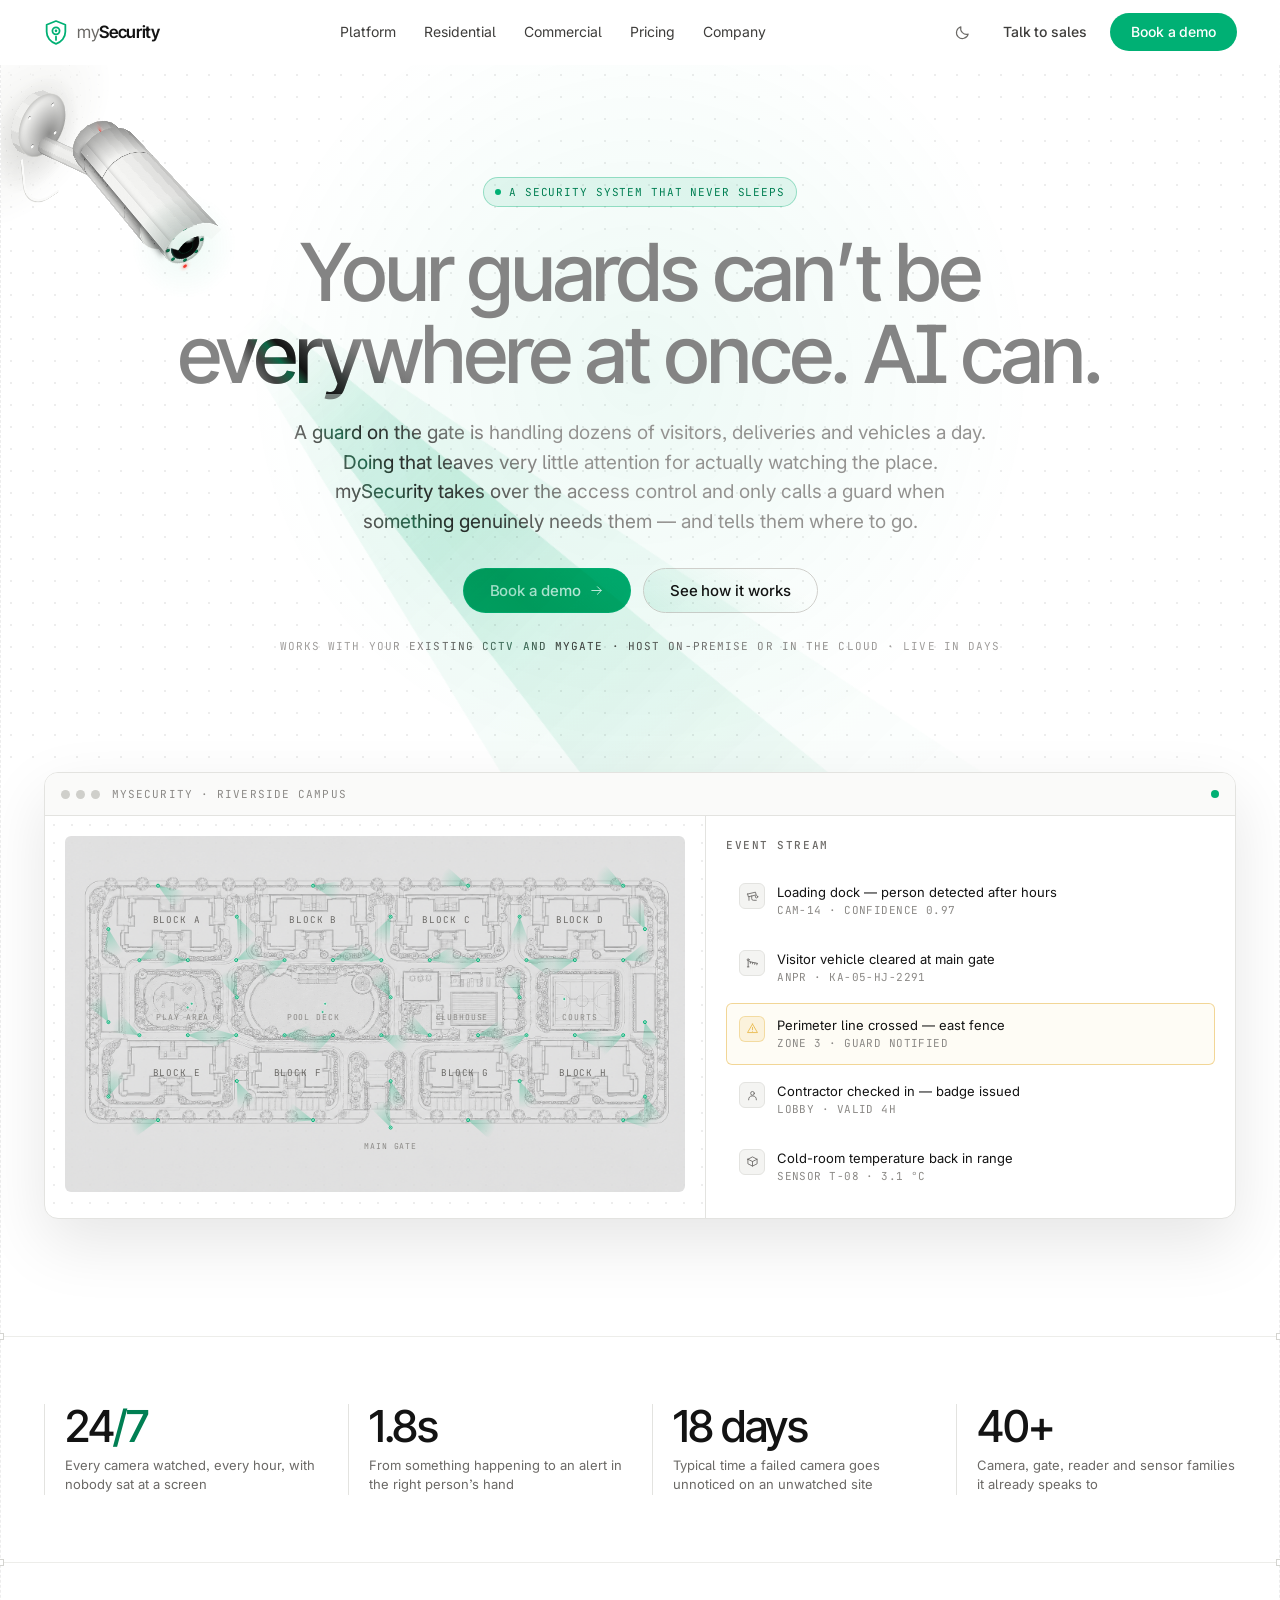
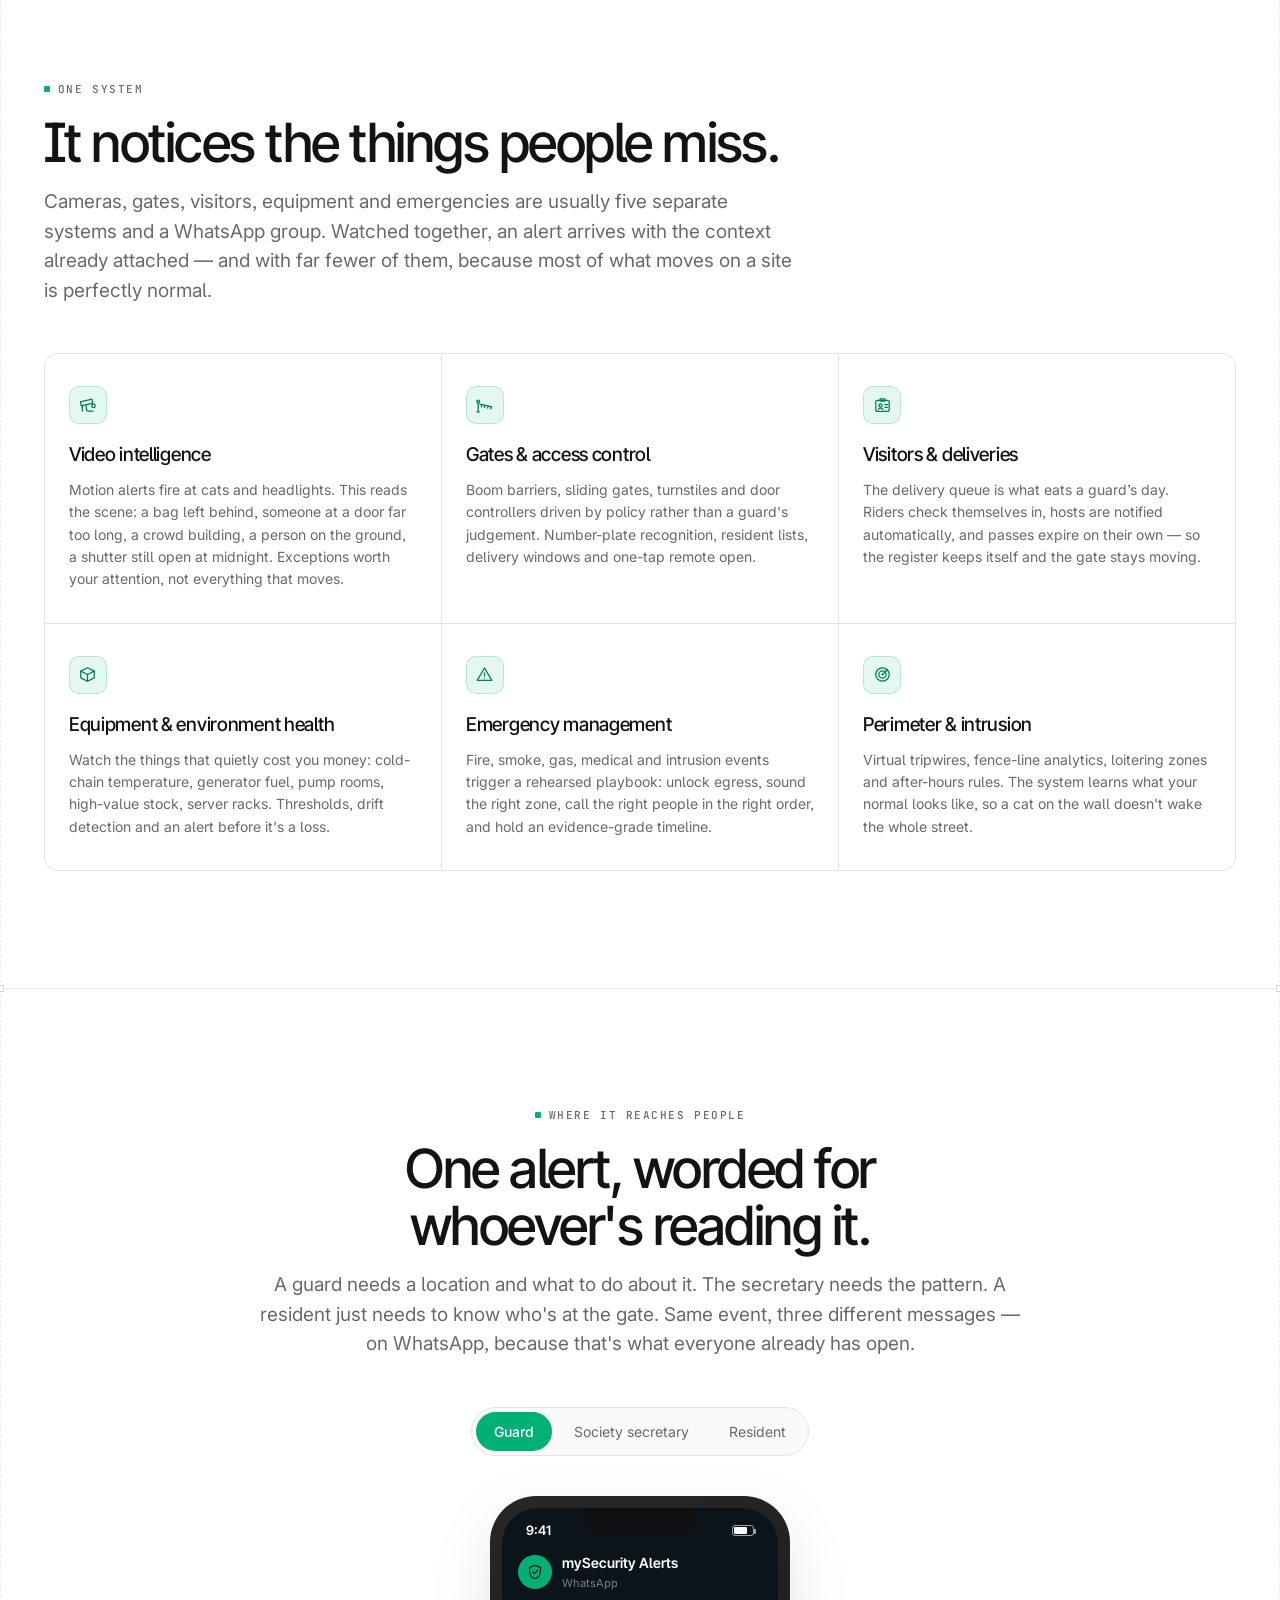
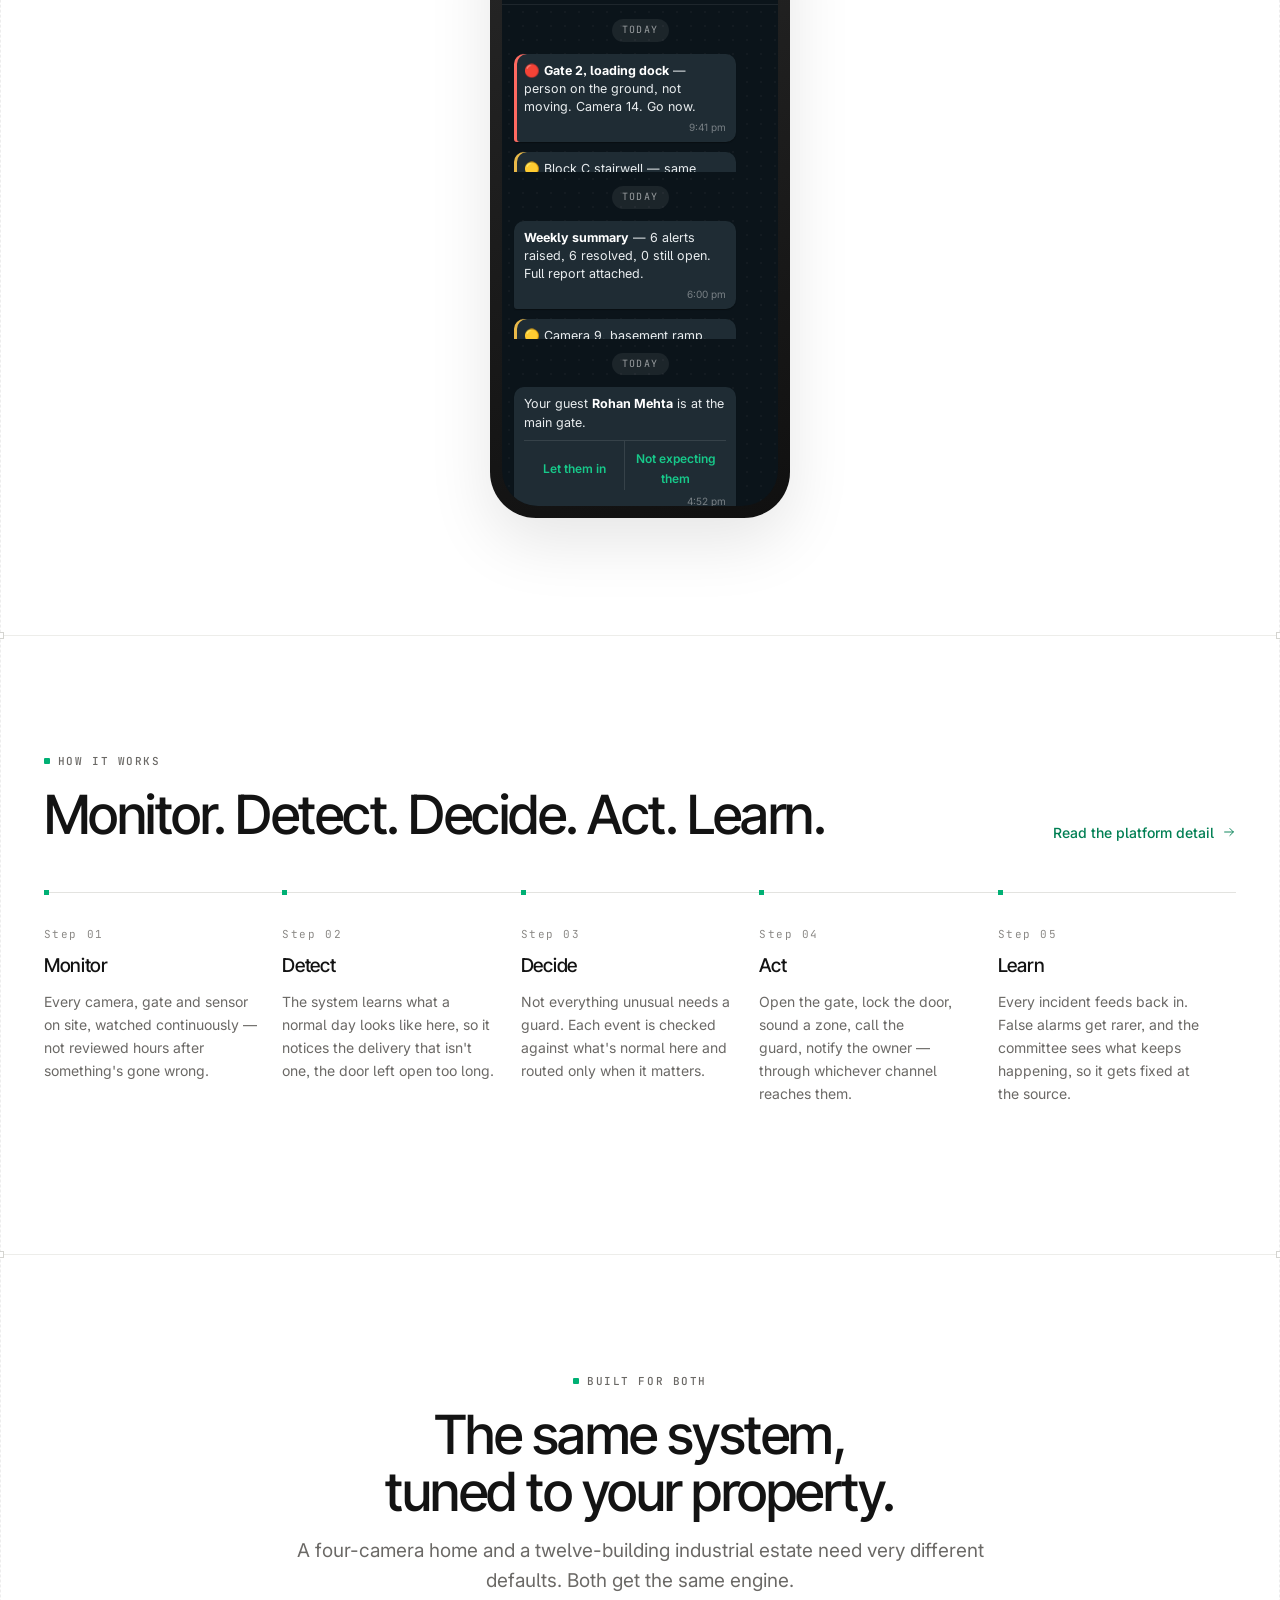
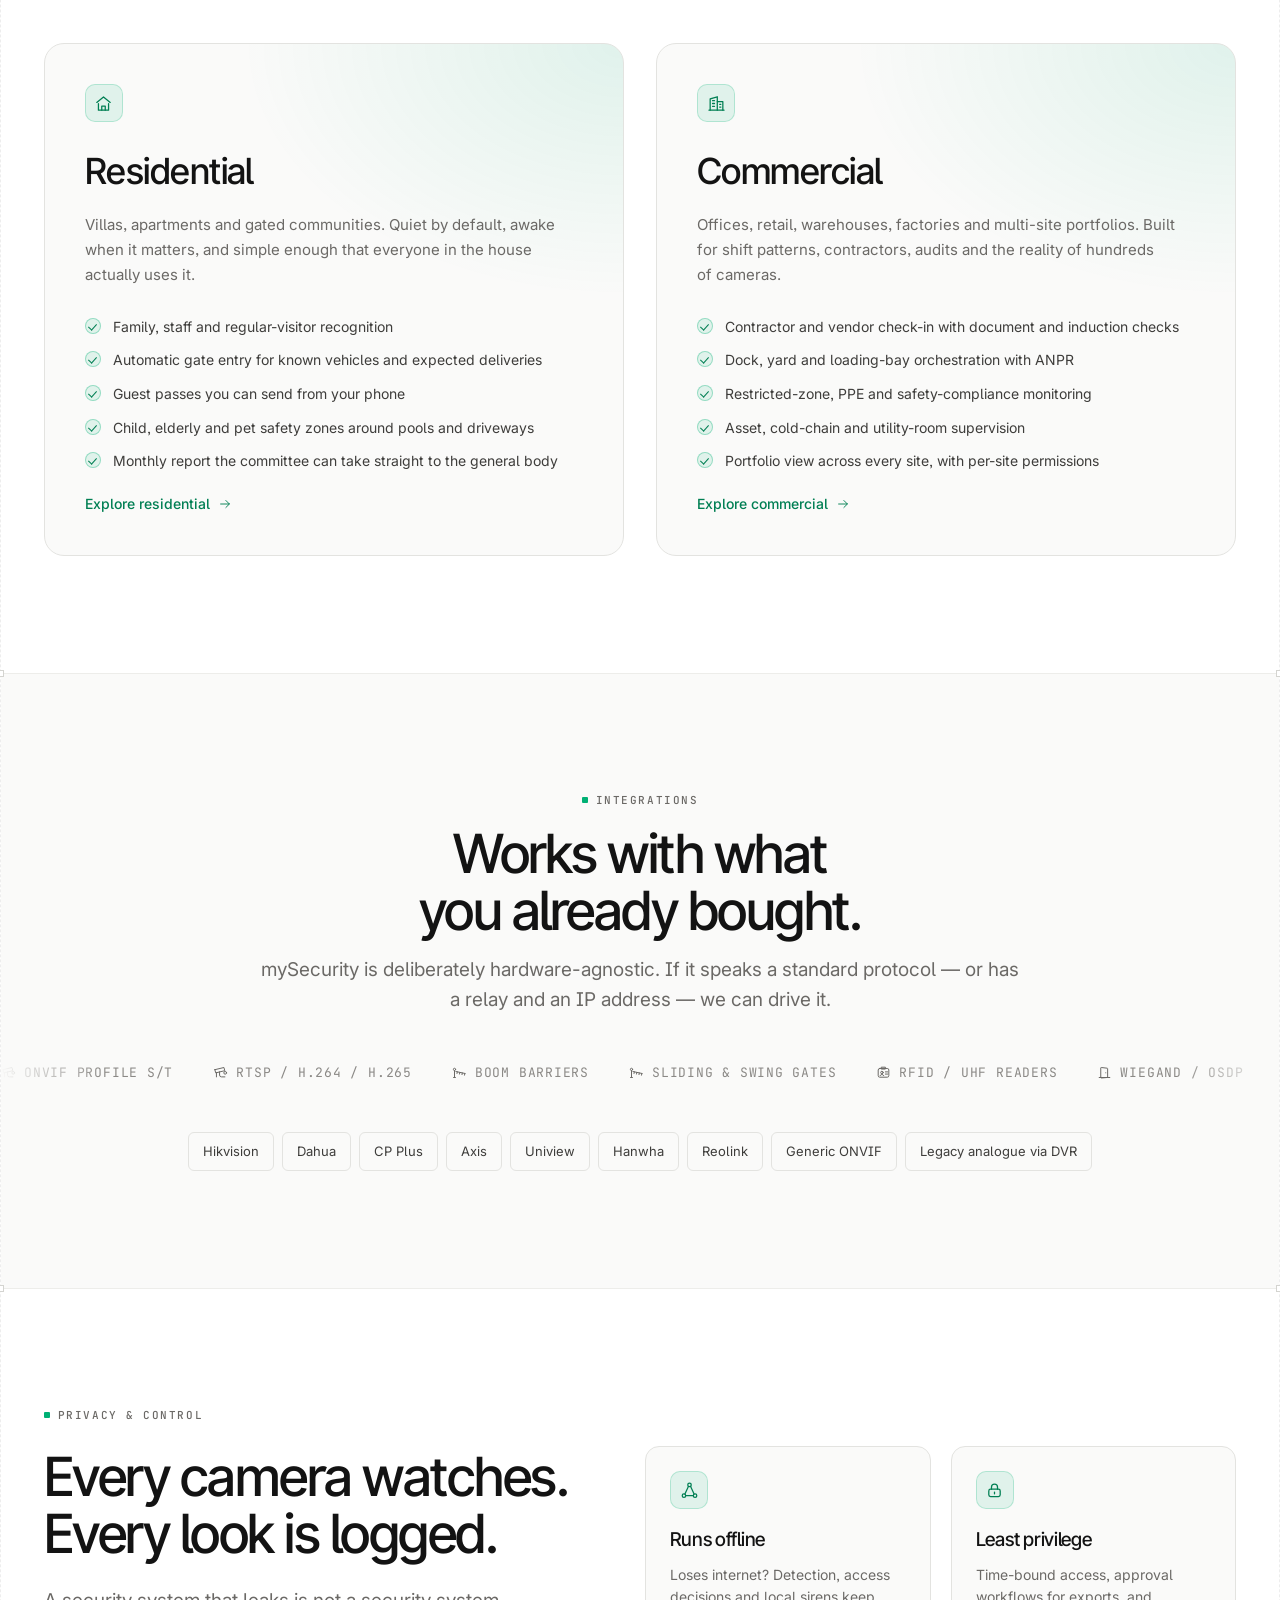
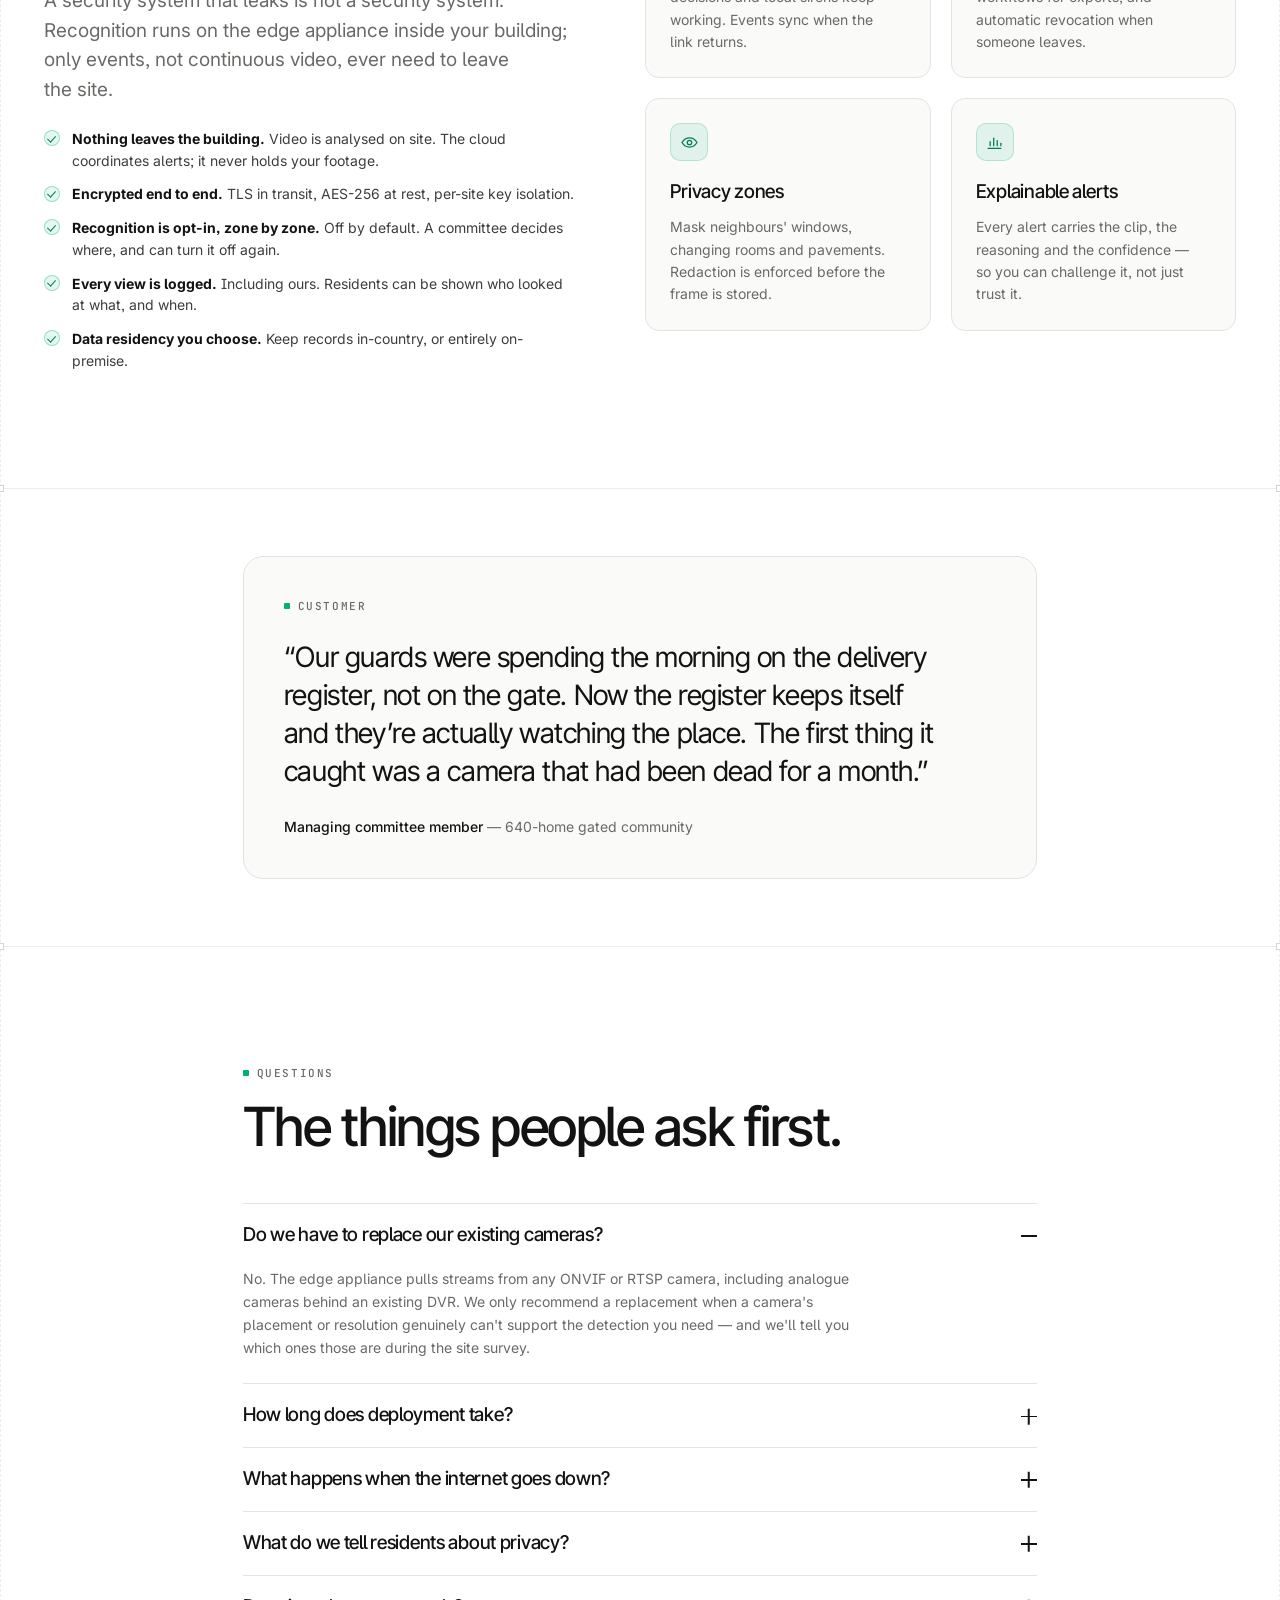
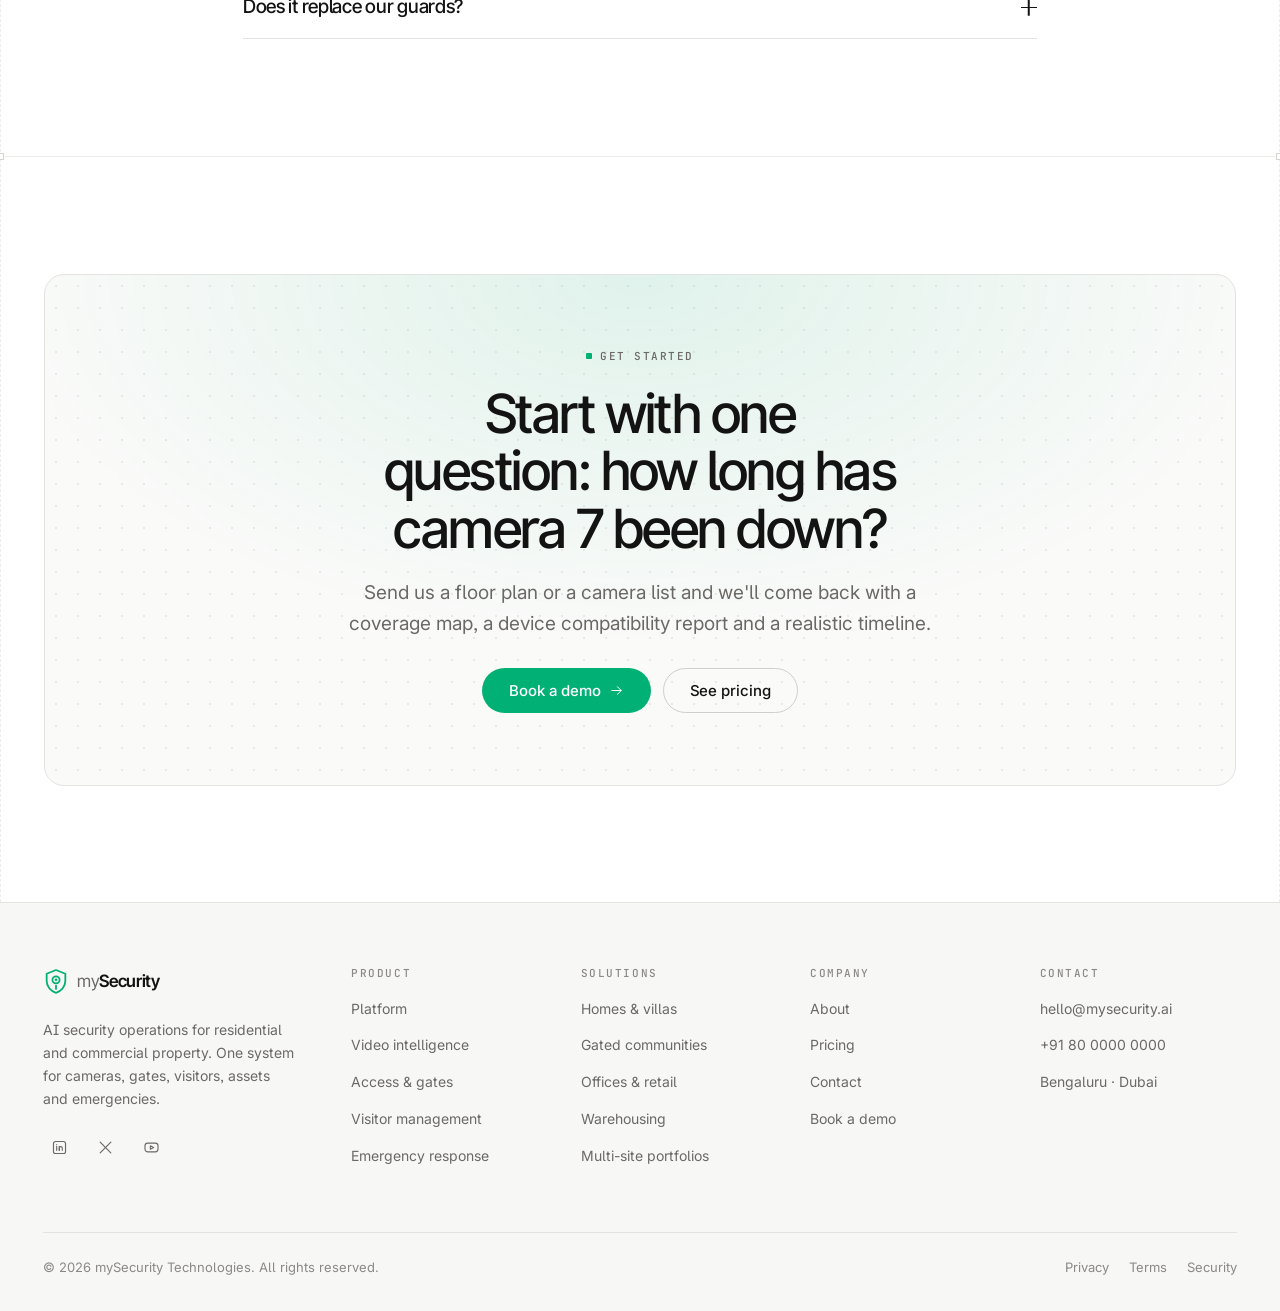
<file: index.html>
<!doctype html>
<html lang="en" data-theme="dark">
<head>
<meta charset="utf-8">
<meta name="viewport" content="width=device-width, initial-scale=1">
<title>mySecurity — AI security operations for homes and businesses</title>
<meta name="description" content="mySecurity turns the CCTV, gates, doors and sensors you already own into one AI security system. Continuous monitoring, verified alerts and automatic response for residential and commercial sites.">
<link rel="canonical" href="https://mysecurity.example.com/">

<meta property="og:type" content="website">
<meta property="og:title" content="mySecurity — AI security operations for homes and businesses">
<meta property="og:description" content="One AI watching every camera, gate and door. Continuous monitoring, verified alerts and automatic response.">
<meta property="og:image" content="assets/img/og-image.svg">
<meta name="twitter:card" content="summary_large_image">

<link rel="icon" href="assets/img/favicon.svg" type="image/svg+xml">
<link rel="preconnect" href="https://fonts.googleapis.com">
<link rel="preconnect" href="https://fonts.gstatic.com" crossorigin>
<link rel="stylesheet" href="https://fonts.googleapis.com/css2?family=Inter+Tight:wght@400;500;600&family=Inter:wght@400;500;600&family=JetBrains+Mono:wght@400;500&display=swap">

<link rel="stylesheet" href="assets/css/tokens.css">
<link rel="stylesheet" href="assets/css/base.css">
<link rel="stylesheet" href="assets/css/layout.css">
<link rel="stylesheet" href="assets/css/components.css">
<!-- Hero camera. Loaded last so it can override components.css. -->
<link rel="stylesheet" href="assets/css/lab.css">
<!-- Live site plan in the console section. -->
<link rel="stylesheet" href="assets/css/site-plan.css">

<script src="assets/js/theme-init.js"></script>
<script type="module" src="assets/js/main.js"></script>
<!-- Drives the hero camera, its light cone and the pointer interaction. -->
<script defer src="assets/js/hero-camera.js"></script>
<!-- Raises incidents on the site plan and reports them to the event stream. -->
<script defer src="assets/js/site-plan.js"></script>
</head>

<body>
<a class="skip-link" href="#main">Skip to content</a>

<!-- ====================================================================
     Header
     ==================================================================== -->
<header class="site-header" data-header>
  <div class="site-header__inner">
    <a class="brand" href="index.html">
      <svg class="brand__mark" aria-hidden="true"><use href="assets/img/icons.svg#icon-logo"></use></svg>
      <span class="brand__word"><em>my</em>Security</span>
    </a>

    <nav class="site-header__nav" aria-label="Primary" data-nav-links>
      <a class="nav-link" href="platform.html">Platform</a>
      <a class="nav-link" href="residential.html">Residential</a>
      <a class="nav-link" href="commercial.html">Commercial</a>
      <a class="nav-link" href="pricing.html">Pricing</a>
      <a class="nav-link" href="about.html">Company</a>
    </nav>

    <div class="site-header__actions">
      <button class="icon-btn" type="button" data-theme-toggle aria-label="Switch theme">
        <svg class="icon-sun" aria-hidden="true"><use href="assets/img/icons.svg#icon-sun"></use></svg>
        <svg class="icon-moon" aria-hidden="true"><use href="assets/img/icons.svg#icon-moon"></use></svg>
      </button>
      <a class="btn btn--ghost" href="contact.html">Talk to sales</a>
      <a class="btn btn--primary" href="contact.html#demo">Book a demo</a>
      <button class="icon-btn menu-btn" type="button" data-menu-button aria-expanded="false" aria-controls="mobile-menu" aria-label="Open menu">
        <svg aria-hidden="true"><use href="assets/img/icons.svg#icon-menu"></use></svg>
      </button>
    </div>
  </div>
</header>

<div class="mobile-menu" id="mobile-menu" data-menu>
  <nav aria-label="Mobile">
    <ul>
      <li><a href="platform.html">Platform</a></li>
      <li><a href="residential.html">Residential</a></li>
      <li><a href="commercial.html">Commercial</a></li>
      <li><a href="pricing.html">Pricing</a></li>
      <li><a href="about.html">Company</a></li>
      <li><a href="contact.html">Contact</a></li>
    </ul>
  </nav>
  <div class="mobile-menu__actions">
    <a class="btn btn--primary btn--lg btn--block" href="contact.html#demo">Book a demo</a>
    <a class="btn btn--secondary btn--lg btn--block" href="contact.html">Talk to sales</a>
  </div>
</div>

<main id="main">
<div class="frame">

  <!-- ==================================================================
       Hero
       The camera is part of the composition rather than a figure below it.
       Its viewing angle is a real light cone that sweeps across the copy and
       lifts the headline as it passes. Geometry and timing: lab.css §15-17.
       ================================================================== -->
  <section class="hero hero--lab section--dotted section--seam">

    <!-- Rig: mounted upper-left, angled down toward the copy. Decorative,
         exposed to AT as a single labelled node. -->
    <div class="hero__rig">
        <div class="cam" role="img"
             aria-label="Illustration of a wall-mounted bullet CCTV camera slowly panning from left to right.">
          <div class="cam__scene">

            <!-- ---- implied mounting surface (fixed) ---------------- -->
            <div class="cam-g wall">
              <i class="cam-f wall__panel"></i>
              <i class="cam-f wall__shadow"></i>
              <i class="cam-f wall__cable"></i>
            </div>

            <!-- ---- wall plate: 14-face collar + disc (fixed) ------- -->
            <div class="cam-g plate">
              <i class="cam-f cam-shell plate__seg"></i>
              <i class="cam-f cam-shell plate__seg"></i>
              <i class="cam-f cam-shell plate__seg"></i>
              <i class="cam-f cam-shell plate__seg"></i>
              <i class="cam-f cam-shell plate__seg"></i>
              <i class="cam-f cam-shell plate__seg"></i>
              <i class="cam-f cam-shell plate__seg"></i>
              <i class="cam-f cam-shell plate__seg"></i>
              <i class="cam-f cam-shell plate__seg"></i>
              <i class="cam-f cam-shell plate__seg"></i>
              <i class="cam-f cam-shell plate__seg"></i>
              <i class="cam-f cam-shell plate__seg"></i>
              <i class="cam-f cam-shell plate__seg"></i>
              <i class="cam-f cam-shell plate__seg"></i>
              <i class="cam-f plate__face">
                <i class="plate__screw"></i>
                <i class="plate__screw"></i>
                <i class="plate__screw"></i>
                <i class="plate__screw"></i>
              </i>
            </div>

            <!-- ---- mount arm: 12-face tube (fixed) ----------------- -->
            <div class="cam-g arm">
              <i class="cam-f cam-shell arm__seg"></i>
              <i class="cam-f cam-shell arm__seg"></i>
              <i class="cam-f cam-shell arm__seg"></i>
              <i class="cam-f cam-shell arm__seg"></i>
              <i class="cam-f cam-shell arm__seg"></i>
              <i class="cam-f cam-shell arm__seg"></i>
              <i class="cam-f cam-shell arm__seg"></i>
              <i class="cam-f cam-shell arm__seg"></i>
              <i class="cam-f cam-shell arm__seg"></i>
              <i class="cam-f cam-shell arm__seg"></i>
              <i class="cam-f cam-shell arm__seg"></i>
              <i class="cam-f cam-shell arm__seg"></i>
            </div>

            <!-- ==========================================================
                 THE HEAD — everything below pans together.
                 transform-origin is pinned to the mount post in lab.css.
                 ========================================================== -->
            <div class="cam-g cam__yaw">

              <!-- ---- pan post / knuckle: 12-face vertical tube ----- -->
              <div class="cam-g post">
                <i class="cam-f cam-shell post__seg"></i>
                <i class="cam-f cam-shell post__seg"></i>
                <i class="cam-f cam-shell post__seg"></i>
                <i class="cam-f cam-shell post__seg"></i>
                <i class="cam-f cam-shell post__seg"></i>
                <i class="cam-f cam-shell post__seg"></i>
                <i class="cam-f cam-shell post__seg"></i>
                <i class="cam-f cam-shell post__seg"></i>
                <i class="cam-f cam-shell post__seg"></i>
                <i class="cam-f cam-shell post__seg"></i>
                <i class="cam-f cam-shell post__seg"></i>
                <i class="cam-f cam-shell post__seg"></i>
              </div>
              <i class="cam-f post__bolt"></i>

              <!-- ---- body: 18-face tube + caps + status LED -------- -->
              <div class="cam-g body">
                <i class="cam-f cam-shell body__seg"></i>
                <i class="cam-f cam-shell body__seg"></i>
                <i class="cam-f cam-shell body__seg"></i>
                <i class="cam-f cam-shell body__seg"></i>
                <i class="cam-f cam-shell body__seg"></i>
                <i class="cam-f cam-shell body__seg"></i>
                <i class="cam-f cam-shell body__seg"></i>
                <i class="cam-f cam-shell body__seg"></i>
                <i class="cam-f cam-shell body__seg"></i>
                <i class="cam-f cam-shell body__seg"></i>
                <i class="cam-f cam-shell body__seg"></i>
                <i class="cam-f cam-shell body__seg"></i>
                <i class="cam-f cam-shell body__seg"></i>
                <i class="cam-f cam-shell body__seg"></i>
                <i class="cam-f cam-shell body__seg"></i>
                <i class="cam-f cam-shell body__seg"></i>
                <i class="cam-f cam-shell body__seg"></i>
                <i class="cam-f cam-shell body__seg"></i>
              <i class="cam-f body__logo">
                <svg aria-hidden="true"><use href="assets/img/icons.svg#icon-logo"></use></svg>
                <span>mySecurity</span>
              </i>
              <i class="cam-f body__cap-rear"></i>
                <i class="cam-f body__cap-front"></i>
                <i class="cam-f body__led"></i>
              </div>

              <!-- ---- sun hood: 8-face partial tube over the top ---- -->
              <div class="cam-g hood">
                <i class="cam-f cam-shell hood__seg"></i>
                <i class="cam-f cam-shell hood__seg"></i>
                <i class="cam-f cam-shell hood__seg"></i>
                <i class="cam-f cam-shell hood__seg"></i>
                <i class="cam-f cam-shell hood__seg"></i>
                <i class="cam-f cam-shell hood__seg"></i>
                <i class="cam-f cam-shell hood__seg"></i>
                <i class="cam-f cam-shell hood__seg"></i>
                <i class="cam-f hood__mouth"></i>
              </div>

              <!-- ---- lens barrel: 16-face tube --------------------- -->
              <div class="cam-g barrel">
                <i class="cam-f cam-shell barrel__seg"></i>
                <i class="cam-f cam-shell barrel__seg"></i>
                <i class="cam-f cam-shell barrel__seg"></i>
                <i class="cam-f cam-shell barrel__seg"></i>
                <i class="cam-f cam-shell barrel__seg"></i>
                <i class="cam-f cam-shell barrel__seg"></i>
                <i class="cam-f cam-shell barrel__seg"></i>
                <i class="cam-f cam-shell barrel__seg"></i>
                <i class="cam-f cam-shell barrel__seg"></i>
                <i class="cam-f cam-shell barrel__seg"></i>
                <i class="cam-f cam-shell barrel__seg"></i>
                <i class="cam-f cam-shell barrel__seg"></i>
                <i class="cam-f cam-shell barrel__seg"></i>
                <i class="cam-f cam-shell barrel__seg"></i>
                <i class="cam-f cam-shell barrel__seg"></i>
                <i class="cam-f cam-shell barrel__seg"></i>
              </div>

              <!-- ---- lens stack: coaxial discs, +X order = depth --- -->
              <div class="cam-g lens">
                <i class="cam-f lens__ring">
                  <i class="ir__dot"></i>
                  <i class="ir__dot"></i>
                  <i class="ir__dot"></i>
                  <i class="ir__dot"></i>
                  <i class="ir__dot"></i>
                  <i class="ir__dot"></i>
                  <i class="ir__dot"></i>
                  <i class="ir__dot"></i>
                </i>
                <i class="cam-f lens__glass"></i>
                <i class="cam-f lens__chroma"></i>
                <i class="cam-f lens__iris"></i>
                <i class="cam-f lens__spec"></i>
                <i class="cam-f lens__led"></i>
              </div>

              <!-- ---- detection cone: two crossed wedges ------------ -->
              <div class="cam-g cone">
              </div>

            </div><!-- /.cam__yaw -->
          </div><!-- /.cam__scene -->
        </div><!-- /.cam -->
    </div>

    <div class="wrap">
      <div class="hero__inner">
        <span class="badge badge--accent">
          <span class="badge__dot badge__dot--live"></span>
          A security system that never sleeps
        </span>

        <h1 class="hero__title" data-lit>Your guards can’t be everywhere at once. AI can.</h1>

        <p class="hero__lead" data-lit>
          A guard on the gate is handling dozens of visitors, deliveries and
          vehicles a day. Doing that leaves very little attention for actually
          watching the place. mySecurity takes over the access control and only
          calls a guard when something genuinely needs them — and tells them
          where to go.
        </p>

        <div class="hero__actions">
          <a class="btn btn--primary btn--lg" href="contact.html#demo" data-lit-glow>
            Book a demo
            <svg aria-hidden="true"><use href="assets/img/icons.svg#icon-arrow-right"></use></svg>
          </a>
          <a class="btn btn--secondary btn--lg" href="platform.html" data-lit-glow>See how it works</a>
        </div>

        <p class="hero__note" data-lit>Works with your existing CCTV and myGate · Host on-premise or in the cloud · Live in days</p>
      </div>
    </div>

    <!-- Fires when the head re-acquires a moving subject. Pinned to the lens
         via --pivot-x/y, so it tracks the front of the camera as it pans.
         The outer span positions, the inner one animates. -->
    <span class="cam-alert" data-alert aria-hidden="true"><i>!</i></span>

    <!-- What the camera is looking at, annotated. Decorative and inert:
         hidden from AT, never intercepts a click. -->
    <div class="tracker" data-tracker data-state="loiter" aria-hidden="true">
      <span class="tracker__tag tracker__tag--id">Friendly User</span>
      <span class="tracker__box"><i></i><i></i><i></i><i></i></span>
      <span class="tracker__tag tracker__tag--act" data-tracker-label>Loitering</span>
    </div>

    <!-- The visible viewing angle. Painted above the copy and blended, so the
         light reads as passing over the words rather than under them. -->
    <div class="hero__beam" aria-hidden="true">
      <i class="hero__beam-spill"></i>
      <i class="hero__beam-core"></i>
    </div>
  </section>

  <!-- ==================================================================
       Console
       ================================================================== -->
  <section class="section section--seam pt-0">
    <div class="wrap">
      <div class="console" data-reveal>
        <div class="console__bar">
          <div class="console__dots"><span></span><span></span><span></span></div>
          <span class="console__title">mySecurity · Riverside Campus</span>
          <span class="console__live ml-auto" role="status" aria-label="Live"></span>
        </div>

        <div class="console__body">
          <div class="console__stage" data-siteplan>

            <div class="siteplan-stage">
              <img class="siteplan-stage__plan" src="assets/img/society-top.png"
                   alt="" aria-hidden="true" width="1659" height="951" loading="lazy" decoding="async">

              <svg class="siteplan-stage__overlay" viewBox="0 0 1000 573"
                   role="img" aria-label="Live plan of a gated residential estate: cameras covering eight blocks and the shared amenities, with residents, visitors and vehicles tracked as they move through the property.">
                <defs>
                  <!-- Cone fill fades to nothing at the far edge, so coverage
                       falls off rather than ending on a hard arc. Three variants
                       because a gradient resolves currentColor against itself,
                       not against whatever references it. -->
                  <radialGradient id="sp-fade" cx="0" cy="0.5" r="1">
                    <stop offset="0%"   stop-color="var(--accent)" stop-opacity="0.34"></stop>
                    <stop offset="55%"  stop-color="var(--accent)" stop-opacity="0.15"></stop>
                    <stop offset="100%" stop-color="var(--accent)" stop-opacity="0"></stop>
                  </radialGradient>
                  <radialGradient id="sp-fade-warn" cx="0" cy="0.5" r="1">
                    <stop offset="0%"   stop-color="#E9B949" stop-opacity="0.52"></stop>
                    <stop offset="55%"  stop-color="#E9B949" stop-opacity="0.24"></stop>
                    <stop offset="100%" stop-color="#E9B949" stop-opacity="0"></stop>
                  </radialGradient>
                  <radialGradient id="sp-fade-crit" cx="0" cy="0.5" r="1">
                    <stop offset="0%"   stop-color="#FF3B30" stop-opacity="0.58"></stop>
                    <stop offset="55%"  stop-color="#FF3B30" stop-opacity="0.28"></stop>
                    <stop offset="100%" stop-color="#FF3B30" stop-opacity="0"></stop>
                  </radialGradient>
                  <!-- Apex at 0,0 running +x. 46 units ~ a 20m lens here. -->
                  <path id="sp-cone-shape" d="M0 0 L42.6 -17.2 A46 46 0 0 1 42.6 17.2 Z"></path>
                </defs>

                <!-- Cameras sit ON the roads and aim along them, so a subject
                     stays in coverage as it travels instead of blinking out
                     between islands. site-plan.js drives each aim. -->
                <g data-cams>
                  <g class="sp-cam" data-cam data-x="120" data-y="200" data-aim="0" transform="translate(120 200)">
                    <g class="sp-cam__pan" transform="rotate(0)"><use class="sp-cone" href="#sp-cone-shape"></use></g>
                    <circle class="sp-node" r="2.4"></circle>
                    <circle class="sp-node-core" r="1"></circle>
                    <text class="sp-cam__bang" y="-13">!</text>
                  </g>
                  <g class="sp-cam" data-cam data-x="198" data-y="200" data-aim="180" transform="translate(198 200)">
                    <g class="sp-cam__pan" transform="rotate(180)"><use class="sp-cone" href="#sp-cone-shape"></use></g>
                    <circle class="sp-node" r="2.4"></circle>
                    <circle class="sp-node-core" r="1"></circle>
                    <text class="sp-cam__bang" y="-13">!</text>
                  </g>
                  <g class="sp-cam" data-cam data-x="276" data-y="200" data-aim="0" transform="translate(276 200)">
                    <g class="sp-cam__pan" transform="rotate(0)"><use class="sp-cone" href="#sp-cone-shape"></use></g>
                    <circle class="sp-node" r="2.4"></circle>
                    <circle class="sp-node-core" r="1"></circle>
                    <text class="sp-cam__bang" y="-13">!</text>
                  </g>
                  <g class="sp-cam" data-cam data-x="354" data-y="200" data-aim="180" transform="translate(354 200)">
                    <g class="sp-cam__pan" transform="rotate(180)"><use class="sp-cone" href="#sp-cone-shape"></use></g>
                    <circle class="sp-node" r="2.4"></circle>
                    <circle class="sp-node-core" r="1"></circle>
                    <text class="sp-cam__bang" y="-13">!</text>
                  </g>
                  <g class="sp-cam" data-cam data-x="432" data-y="200" data-aim="0" transform="translate(432 200)">
                    <g class="sp-cam__pan" transform="rotate(0)"><use class="sp-cone" href="#sp-cone-shape"></use></g>
                    <circle class="sp-node" r="2.4"></circle>
                    <circle class="sp-node-core" r="1"></circle>
                    <text class="sp-cam__bang" y="-13">!</text>
                  </g>
                  <g class="sp-cam" data-cam data-x="510" data-y="200" data-aim="180" transform="translate(510 200)">
                    <g class="sp-cam__pan" transform="rotate(180)"><use class="sp-cone" href="#sp-cone-shape"></use></g>
                    <circle class="sp-node" r="2.4"></circle>
                    <circle class="sp-node-core" r="1"></circle>
                    <text class="sp-cam__bang" y="-13">!</text>
                  </g>
                  <g class="sp-cam" data-cam data-x="588" data-y="200" data-aim="0" transform="translate(588 200)">
                    <g class="sp-cam__pan" transform="rotate(0)"><use class="sp-cone" href="#sp-cone-shape"></use></g>
                    <circle class="sp-node" r="2.4"></circle>
                    <circle class="sp-node-core" r="1"></circle>
                    <text class="sp-cam__bang" y="-13">!</text>
                  </g>
                  <g class="sp-cam" data-cam data-x="666" data-y="200" data-aim="180" transform="translate(666 200)">
                    <g class="sp-cam__pan" transform="rotate(180)"><use class="sp-cone" href="#sp-cone-shape"></use></g>
                    <circle class="sp-node" r="2.4"></circle>
                    <circle class="sp-node-core" r="1"></circle>
                    <text class="sp-cam__bang" y="-13">!</text>
                  </g>
                  <g class="sp-cam" data-cam data-x="744" data-y="200" data-aim="0" transform="translate(744 200)">
                    <g class="sp-cam__pan" transform="rotate(0)"><use class="sp-cone" href="#sp-cone-shape"></use></g>
                    <circle class="sp-node" r="2.4"></circle>
                    <circle class="sp-node-core" r="1"></circle>
                    <text class="sp-cam__bang" y="-13">!</text>
                  </g>
                  <g class="sp-cam" data-cam data-x="822" data-y="200" data-aim="180" transform="translate(822 200)">
                    <g class="sp-cam__pan" transform="rotate(180)"><use class="sp-cone" href="#sp-cone-shape"></use></g>
                    <circle class="sp-node" r="2.4"></circle>
                    <circle class="sp-node-core" r="1"></circle>
                    <text class="sp-cam__bang" y="-13">!</text>
                  </g>
                  <g class="sp-cam" data-cam data-x="900" data-y="200" data-aim="0" transform="translate(900 200)">
                    <g class="sp-cam__pan" transform="rotate(0)"><use class="sp-cone" href="#sp-cone-shape"></use></g>
                    <circle class="sp-node" r="2.4"></circle>
                    <circle class="sp-node-core" r="1"></circle>
                    <text class="sp-cam__bang" y="-13">!</text>
                  </g>
                  <g class="sp-cam" data-cam data-x="120" data-y="321" data-aim="180" transform="translate(120 321)">
                    <g class="sp-cam__pan" transform="rotate(180)"><use class="sp-cone" href="#sp-cone-shape"></use></g>
                    <circle class="sp-node" r="2.4"></circle>
                    <circle class="sp-node-core" r="1"></circle>
                    <text class="sp-cam__bang" y="-13">!</text>
                  </g>
                  <g class="sp-cam" data-cam data-x="198" data-y="321" data-aim="0" transform="translate(198 321)">
                    <g class="sp-cam__pan" transform="rotate(0)"><use class="sp-cone" href="#sp-cone-shape"></use></g>
                    <circle class="sp-node" r="2.4"></circle>
                    <circle class="sp-node-core" r="1"></circle>
                    <text class="sp-cam__bang" y="-13">!</text>
                  </g>
                  <g class="sp-cam" data-cam data-x="276" data-y="321" data-aim="180" transform="translate(276 321)">
                    <g class="sp-cam__pan" transform="rotate(180)"><use class="sp-cone" href="#sp-cone-shape"></use></g>
                    <circle class="sp-node" r="2.4"></circle>
                    <circle class="sp-node-core" r="1"></circle>
                    <text class="sp-cam__bang" y="-13">!</text>
                  </g>
                  <g class="sp-cam" data-cam data-x="354" data-y="321" data-aim="0" transform="translate(354 321)">
                    <g class="sp-cam__pan" transform="rotate(0)"><use class="sp-cone" href="#sp-cone-shape"></use></g>
                    <circle class="sp-node" r="2.4"></circle>
                    <circle class="sp-node-core" r="1"></circle>
                    <text class="sp-cam__bang" y="-13">!</text>
                  </g>
                  <g class="sp-cam" data-cam data-x="432" data-y="321" data-aim="180" transform="translate(432 321)">
                    <g class="sp-cam__pan" transform="rotate(180)"><use class="sp-cone" href="#sp-cone-shape"></use></g>
                    <circle class="sp-node" r="2.4"></circle>
                    <circle class="sp-node-core" r="1"></circle>
                    <text class="sp-cam__bang" y="-13">!</text>
                  </g>
                  <g class="sp-cam" data-cam data-x="510" data-y="321" data-aim="0" transform="translate(510 321)">
                    <g class="sp-cam__pan" transform="rotate(0)"><use class="sp-cone" href="#sp-cone-shape"></use></g>
                    <circle class="sp-node" r="2.4"></circle>
                    <circle class="sp-node-core" r="1"></circle>
                    <text class="sp-cam__bang" y="-13">!</text>
                  </g>
                  <g class="sp-cam" data-cam data-x="588" data-y="321" data-aim="180" transform="translate(588 321)">
                    <g class="sp-cam__pan" transform="rotate(180)"><use class="sp-cone" href="#sp-cone-shape"></use></g>
                    <circle class="sp-node" r="2.4"></circle>
                    <circle class="sp-node-core" r="1"></circle>
                    <text class="sp-cam__bang" y="-13">!</text>
                  </g>
                  <g class="sp-cam" data-cam data-x="666" data-y="321" data-aim="0" transform="translate(666 321)">
                    <g class="sp-cam__pan" transform="rotate(0)"><use class="sp-cone" href="#sp-cone-shape"></use></g>
                    <circle class="sp-node" r="2.4"></circle>
                    <circle class="sp-node-core" r="1"></circle>
                    <text class="sp-cam__bang" y="-13">!</text>
                  </g>
                  <g class="sp-cam" data-cam data-x="744" data-y="321" data-aim="180" transform="translate(744 321)">
                    <g class="sp-cam__pan" transform="rotate(180)"><use class="sp-cone" href="#sp-cone-shape"></use></g>
                    <circle class="sp-node" r="2.4"></circle>
                    <circle class="sp-node-core" r="1"></circle>
                    <text class="sp-cam__bang" y="-13">!</text>
                  </g>
                  <g class="sp-cam" data-cam data-x="822" data-y="321" data-aim="0" transform="translate(822 321)">
                    <g class="sp-cam__pan" transform="rotate(0)"><use class="sp-cone" href="#sp-cone-shape"></use></g>
                    <circle class="sp-node" r="2.4"></circle>
                    <circle class="sp-node-core" r="1"></circle>
                    <text class="sp-cam__bang" y="-13">!</text>
                  </g>
                  <g class="sp-cam" data-cam data-x="900" data-y="321" data-aim="180" transform="translate(900 321)">
                    <g class="sp-cam__pan" transform="rotate(180)"><use class="sp-cone" href="#sp-cone-shape"></use></g>
                    <circle class="sp-node" r="2.4"></circle>
                    <circle class="sp-node-core" r="1"></circle>
                    <text class="sp-cam__bang" y="-13">!</text>
                  </g>
                  <g class="sp-cam" data-cam data-x="277" data-y="130" data-aim="90" transform="translate(277 130)">
                    <g class="sp-cam__pan" transform="rotate(90)"><use class="sp-cone" href="#sp-cone-shape"></use></g>
                    <circle class="sp-node" r="2.4"></circle>
                    <circle class="sp-node-core" r="1"></circle>
                    <text class="sp-cam__bang" y="-13">!</text>
                  </g>
                  <g class="sp-cam" data-cam data-x="277" data-y="260" data-aim="-90" transform="translate(277 260)">
                    <g class="sp-cam__pan" transform="rotate(-90)"><use class="sp-cone" href="#sp-cone-shape"></use></g>
                    <circle class="sp-node" r="2.4"></circle>
                    <circle class="sp-node-core" r="1"></circle>
                    <text class="sp-cam__bang" y="-13">!</text>
                  </g>
                  <g class="sp-cam" data-cam data-x="277" data-y="395" data-aim="90" transform="translate(277 395)">
                    <g class="sp-cam__pan" transform="rotate(90)"><use class="sp-cone" href="#sp-cone-shape"></use></g>
                    <circle class="sp-node" r="2.4"></circle>
                    <circle class="sp-node-core" r="1"></circle>
                    <text class="sp-cam__bang" y="-13">!</text>
                  </g>
                  <g class="sp-cam" data-cam data-x="525" data-y="130" data-aim="90" transform="translate(525 130)">
                    <g class="sp-cam__pan" transform="rotate(90)"><use class="sp-cone" href="#sp-cone-shape"></use></g>
                    <circle class="sp-node" r="2.4"></circle>
                    <circle class="sp-node-core" r="1"></circle>
                    <text class="sp-cam__bang" y="-13">!</text>
                  </g>
                  <g class="sp-cam" data-cam data-x="525" data-y="260" data-aim="-90" transform="translate(525 260)">
                    <g class="sp-cam__pan" transform="rotate(-90)"><use class="sp-cone" href="#sp-cone-shape"></use></g>
                    <circle class="sp-node" r="2.4"></circle>
                    <circle class="sp-node-core" r="1"></circle>
                    <text class="sp-cam__bang" y="-13">!</text>
                  </g>
                  <g class="sp-cam" data-cam data-x="525" data-y="395" data-aim="90" transform="translate(525 395)">
                    <g class="sp-cam__pan" transform="rotate(90)"><use class="sp-cone" href="#sp-cone-shape"></use></g>
                    <circle class="sp-node" r="2.4"></circle>
                    <circle class="sp-node-core" r="1"></circle>
                    <text class="sp-cam__bang" y="-13">!</text>
                  </g>
                  <g class="sp-cam" data-cam data-x="733" data-y="130" data-aim="90" transform="translate(733 130)">
                    <g class="sp-cam__pan" transform="rotate(90)"><use class="sp-cone" href="#sp-cone-shape"></use></g>
                    <circle class="sp-node" r="2.4"></circle>
                    <circle class="sp-node-core" r="1"></circle>
                    <text class="sp-cam__bang" y="-13">!</text>
                  </g>
                  <g class="sp-cam" data-cam data-x="733" data-y="260" data-aim="-90" transform="translate(733 260)">
                    <g class="sp-cam__pan" transform="rotate(-90)"><use class="sp-cone" href="#sp-cone-shape"></use></g>
                    <circle class="sp-node" r="2.4"></circle>
                    <circle class="sp-node-core" r="1"></circle>
                    <text class="sp-cam__bang" y="-13">!</text>
                  </g>
                  <g class="sp-cam" data-cam data-x="733" data-y="395" data-aim="90" transform="translate(733 395)">
                    <g class="sp-cam__pan" transform="rotate(90)"><use class="sp-cone" href="#sp-cone-shape"></use></g>
                    <circle class="sp-node" r="2.4"></circle>
                    <circle class="sp-node-core" r="1"></circle>
                    <text class="sp-cam__bang" y="-13">!</text>
                  </g>
                  <g class="sp-cam" data-cam data-x="150" data-y="80" data-aim="0" transform="translate(150 80)">
                    <g class="sp-cam__pan" transform="rotate(0)"><use class="sp-cone" href="#sp-cone-shape"></use></g>
                    <circle class="sp-node" r="2.4"></circle>
                    <circle class="sp-node-core" r="1"></circle>
                    <text class="sp-cam__bang" y="-13">!</text>
                  </g>
                  <g class="sp-cam" data-cam data-x="150" data-y="458" data-aim="180" transform="translate(150 458)">
                    <g class="sp-cam__pan" transform="rotate(180)"><use class="sp-cone" href="#sp-cone-shape"></use></g>
                    <circle class="sp-node" r="2.4"></circle>
                    <circle class="sp-node-core" r="1"></circle>
                    <text class="sp-cam__bang" y="-13">!</text>
                  </g>
                  <g class="sp-cam" data-cam data-x="400" data-y="80" data-aim="0" transform="translate(400 80)">
                    <g class="sp-cam__pan" transform="rotate(0)"><use class="sp-cone" href="#sp-cone-shape"></use></g>
                    <circle class="sp-node" r="2.4"></circle>
                    <circle class="sp-node-core" r="1"></circle>
                    <text class="sp-cam__bang" y="-13">!</text>
                  </g>
                  <g class="sp-cam" data-cam data-x="400" data-y="458" data-aim="180" transform="translate(400 458)">
                    <g class="sp-cam__pan" transform="rotate(180)"><use class="sp-cone" href="#sp-cone-shape"></use></g>
                    <circle class="sp-node" r="2.4"></circle>
                    <circle class="sp-node-core" r="1"></circle>
                    <text class="sp-cam__bang" y="-13">!</text>
                  </g>
                  <g class="sp-cam" data-cam data-x="650" data-y="80" data-aim="180" transform="translate(650 80)">
                    <g class="sp-cam__pan" transform="rotate(180)"><use class="sp-cone" href="#sp-cone-shape"></use></g>
                    <circle class="sp-node" r="2.4"></circle>
                    <circle class="sp-node-core" r="1"></circle>
                    <text class="sp-cam__bang" y="-13">!</text>
                  </g>
                  <g class="sp-cam" data-cam data-x="650" data-y="458" data-aim="0" transform="translate(650 458)">
                    <g class="sp-cam__pan" transform="rotate(0)"><use class="sp-cone" href="#sp-cone-shape"></use></g>
                    <circle class="sp-node" r="2.4"></circle>
                    <circle class="sp-node-core" r="1"></circle>
                    <text class="sp-cam__bang" y="-13">!</text>
                  </g>
                  <g class="sp-cam" data-cam data-x="900" data-y="80" data-aim="180" transform="translate(900 80)">
                    <g class="sp-cam__pan" transform="rotate(180)"><use class="sp-cone" href="#sp-cone-shape"></use></g>
                    <circle class="sp-node" r="2.4"></circle>
                    <circle class="sp-node-core" r="1"></circle>
                    <text class="sp-cam__bang" y="-13">!</text>
                  </g>
                  <g class="sp-cam" data-cam data-x="900" data-y="458" data-aim="0" transform="translate(900 458)">
                    <g class="sp-cam__pan" transform="rotate(0)"><use class="sp-cone" href="#sp-cone-shape"></use></g>
                    <circle class="sp-node" r="2.4"></circle>
                    <circle class="sp-node-core" r="1"></circle>
                    <text class="sp-cam__bang" y="-13">!</text>
                  </g>
                  <g class="sp-cam" data-cam data-x="70" data-y="150" data-aim="90" transform="translate(70 150)">
                    <g class="sp-cam__pan" transform="rotate(90)"><use class="sp-cone" href="#sp-cone-shape"></use></g>
                    <circle class="sp-node" r="2.4"></circle>
                    <circle class="sp-node-core" r="1"></circle>
                    <text class="sp-cam__bang" y="-13">!</text>
                  </g>
                  <g class="sp-cam" data-cam data-x="935" data-y="150" data-aim="-90" transform="translate(935 150)">
                    <g class="sp-cam__pan" transform="rotate(-90)"><use class="sp-cone" href="#sp-cone-shape"></use></g>
                    <circle class="sp-node" r="2.4"></circle>
                    <circle class="sp-node-core" r="1"></circle>
                    <text class="sp-cam__bang" y="-13">!</text>
                  </g>
                  <g class="sp-cam" data-cam data-x="70" data-y="300" data-aim="-90" transform="translate(70 300)">
                    <g class="sp-cam__pan" transform="rotate(-90)"><use class="sp-cone" href="#sp-cone-shape"></use></g>
                    <circle class="sp-node" r="2.4"></circle>
                    <circle class="sp-node-core" r="1"></circle>
                    <text class="sp-cam__bang" y="-13">!</text>
                  </g>
                  <g class="sp-cam" data-cam data-x="935" data-y="300" data-aim="90" transform="translate(935 300)">
                    <g class="sp-cam__pan" transform="rotate(90)"><use class="sp-cone" href="#sp-cone-shape"></use></g>
                    <circle class="sp-node" r="2.4"></circle>
                    <circle class="sp-node-core" r="1"></circle>
                    <text class="sp-cam__bang" y="-13">!</text>
                  </g>
                  <g class="sp-cam" data-cam data-x="70" data-y="420" data-aim="-90" transform="translate(70 420)">
                    <g class="sp-cam__pan" transform="rotate(-90)"><use class="sp-cone" href="#sp-cone-shape"></use></g>
                    <circle class="sp-node" r="2.4"></circle>
                    <circle class="sp-node-core" r="1"></circle>
                    <text class="sp-cam__bang" y="-13">!</text>
                  </g>
                  <g class="sp-cam" data-cam data-x="935" data-y="420" data-aim="90" transform="translate(935 420)">
                    <g class="sp-cam__pan" transform="rotate(90)"><use class="sp-cone" href="#sp-cone-shape"></use></g>
                    <circle class="sp-node" r="2.4"></circle>
                    <circle class="sp-node-core" r="1"></circle>
                    <text class="sp-cam__bang" y="-13">!</text>
                  </g>
                  <g class="sp-cam" data-cam data-x="525" data-y="470" data-aim="-90" transform="translate(525 470)">
                    <g class="sp-cam__pan" transform="rotate(-90)"><use class="sp-cone" href="#sp-cone-shape"></use></g>
                    <circle class="sp-node" r="2.4"></circle>
                    <circle class="sp-node-core" r="1"></circle>
                    <text class="sp-cam__bang" y="-13">!</text>
                  </g>
                </g>

                <!-- ---- labels ---- -->
                <text class="sp-label" x="180" y="140">Block A</text>
                <text class="sp-label" x="400" y="140">Block B</text>
                <text class="sp-label" x="615" y="140">Block C</text>
                <text class="sp-label" x="830" y="140">Block D</text>
                <text class="sp-label" x="180" y="387">Block E</text>
                <text class="sp-label" x="375" y="387">Block F</text>
                <text class="sp-label" x="645" y="387">Block G</text>
                <text class="sp-label" x="835" y="387">Block H</text>
                <text class="sp-label sp-label--amenity" x="190" y="296">Play area</text>
                <text class="sp-label sp-label--amenity" x="400" y="296">Pool deck</text>
                <text class="sp-label sp-label--amenity" x="640" y="296">Clubhouse</text>
                <text class="sp-label sp-label--amenity" x="830" y="296">Courts</text>
                <text class="sp-label sp-label--amenity" x="525" y="505">Main gate</text>

                <g data-units></g>
              </svg>
            </div>
          </div>

          <div class="console__side">
            <span class="eyebrow eyebrow--bare">Event stream</span>
            <ul class="feed" data-feed aria-live="polite" aria-label="Recent security events"></ul>
          </div>
        </div>
      </div>
    </div>
  </section>

  <!-- ==================================================================
       Stats
       ================================================================== -->
  <section class="section section--tight">
    <div class="wrap">
      <div class="stats" data-reveal-group>
        <div class="stat">
          <span class="stat__value">24<span class="accent">/7</span></span>
          <span class="stat__label">Every camera watched, every hour, with nobody sat at a screen</span>
        </div>
        <div class="stat">
          <span class="stat__value"><span data-count="1.8" data-count-suffix="s">1.8s</span></span>
          <span class="stat__label">From something happening to an alert in the right person’s hand</span>
        </div>
        <div class="stat">
          <span class="stat__value"><span data-count="18" data-count-suffix=" days">18 days</span></span>
          <span class="stat__label">Typical time a failed camera goes unnoticed on an unwatched site</span>
        </div>
        <div class="stat">
          <span class="stat__value"><span data-count="40" data-count-suffix="+">40+</span></span>
          <span class="stat__label">Camera, gate, reader and sensor families it already speaks to</span>
        </div>
      </div>
    </div>
  </section>

  <!-- ==================================================================
       Capabilities
       ================================================================== -->
  <section class="section" id="capabilities">
    <div class="wrap">
      <div class="section-head">
        <span class="eyebrow">One system</span>
        <h2>It notices the things people miss.</h2>
        <p>
          Cameras, gates, visitors, equipment and emergencies are usually five
          separate systems and a WhatsApp group. Watched together, an alert
          arrives with the context already attached — and with far fewer of
          them, because most of what moves on a site is perfectly normal.
        </p>
      </div>

      <div class="card-grid" data-reveal-group>
        <article class="card card--feature">
          <span class="card__icon"><svg aria-hidden="true"><use href="assets/img/icons.svg#icon-camera"></use></svg></span>
          <h3>Video intelligence</h3>
          <p>
            Motion alerts fire at cats and headlights. This reads the scene: a
            bag left behind, someone at a door far too long, a crowd building,
            a person on the ground, a shutter still open at midnight.
            Exceptions worth your attention, not everything that moves.
          </p>
        </article>

        <article class="card card--feature">
          <span class="card__icon"><svg aria-hidden="true"><use href="assets/img/icons.svg#icon-gate"></use></svg></span>
          <h3>Gates &amp; access control</h3>
          <p>
            Boom barriers, sliding gates, turnstiles and door controllers driven
            by policy rather than a guard's judgement. Number-plate recognition,
            resident lists, delivery windows and one-tap remote open.
          </p>
        </article>

        <article class="card card--feature">
          <span class="card__icon"><svg aria-hidden="true"><use href="assets/img/icons.svg#icon-badge"></use></svg></span>
          <h3>Visitors &amp; deliveries</h3>
          <p>
            The delivery queue is what eats a guard’s day. Riders check
            themselves in, hosts are notified automatically, and passes expire
            on their own — so the register keeps itself and the gate stays
            moving.
          </p>
        </article>

        <article class="card card--feature">
          <span class="card__icon"><svg aria-hidden="true"><use href="assets/img/icons.svg#icon-asset"></use></svg></span>
          <h3>Equipment &amp; environment health</h3>
          <p>
            Watch the things that quietly cost you money: cold-chain
            temperature, generator fuel, pump rooms, high-value stock, server
            racks. Thresholds, drift detection and an alert before it's a loss.
          </p>
        </article>

        <article class="card card--feature">
          <span class="card__icon"><svg aria-hidden="true"><use href="assets/img/icons.svg#icon-alert"></use></svg></span>
          <h3>Emergency management</h3>
          <p>
            Fire, smoke, gas, medical and intrusion events trigger a rehearsed
            playbook: unlock egress, sound the right zone, call the right people
            in the right order, and hold an evidence-grade timeline.
          </p>
        </article>

        <article class="card card--feature">
          <span class="card__icon"><svg aria-hidden="true"><use href="assets/img/icons.svg#icon-radar"></use></svg></span>
          <h3>Perimeter &amp; intrusion</h3>
          <p>
            Virtual tripwires, fence-line analytics, loitering zones and
            after-hours rules. The system learns what your normal looks like, so
            a cat on the wall doesn't wake the whole street.
          </p>
        </article>
      </div>
    </div>
  </section>

  <!-- ==================================================================
       Alerts on WhatsApp
       ================================================================== -->
  <section class="section" id="notify">
    <div class="wrap">
      <div class="section-head section-head--center">
        <span class="eyebrow">Where it reaches people</span>
        <h2>One alert, worded for whoever's reading it.</h2>
        <p>
          A guard needs a location and what to do about it. The secretary
          needs the pattern. A resident just needs to know who's at the
          gate. Same event, three different messages — on WhatsApp,
          because that's what everyone already has open.
        </p>
      </div>

      <div class="notify" data-tabs data-reveal>
        <div class="tabs__list" role="tablist" aria-label="Who receives this">
          <button class="tabs__tab" role="tab" id="tab-guard" aria-controls="p-guard" aria-selected="true" type="button">Guard</button>
          <button class="tabs__tab" role="tab" id="tab-secretary" aria-controls="p-secretary" aria-selected="false" type="button">Society secretary</button>
          <button class="tabs__tab" role="tab" id="tab-resident" aria-controls="p-resident" aria-selected="false" type="button">Resident</button>
        </div>

        <div class="phone">
          <div class="phone__frame">
            <div class="phone__notch"></div>
            <div class="phone__screen">
              <div class="wa__bar">
                <span>9:41</span>
                <span class="wa__battery" aria-hidden="true"></span>
              </div>

              <div class="wa__header">
                <span class="wa__avatar"><svg aria-hidden="true"><use href="assets/img/icons.svg#icon-shield"></use></svg></span>
                <span class="wa__who">
                  <strong>mySecurity Alerts</strong>
                  <em>WhatsApp</em>
                </span>
              </div>

              <div class="wa__thread" role="tabpanel" id="p-guard" aria-labelledby="tab-guard">
                <span class="wa__day">Today</span>
                <div class="wa__msg wa__msg--critical">
                  <p>🔴 <strong>Gate 2, loading dock</strong> — person on the ground, not moving. Camera 14. Go now.</p>
                  <span class="wa__time-stamp">9:41 pm</span>
                </div>
                <div class="wa__msg wa__msg--warn">
                  <p>🟡 Block C stairwell — same visitor waiting 12 min, not badged in. Worth a look when you're free.</p>
                  <span class="wa__time-stamp">8:15 pm</span>
                </div>
                <div class="wa__msg">
                  <p>Camera 9, basement ramp, offline 20 min. Facilities notified — no action needed from you.</p>
                  <span class="wa__time-stamp">7:02 pm</span>
                </div>
              </div>

              <div class="wa__thread" role="tabpanel" id="p-secretary" aria-labelledby="tab-secretary" hidden>
                <span class="wa__day">Today</span>
                <div class="wa__msg">
                  <p><strong>Weekly summary</strong> — 6 alerts raised, 6 resolved, 0 still open. Full report attached.</p>
                  <span class="wa__time-stamp">6:00 pm</span>
                </div>
                <div class="wa__msg wa__msg--warn">
                  <p>🟡 Camera 9, basement ramp, has been offline 18 hrs. Vendor ticket #4021 raised automatically.</p>
                  <span class="wa__time-stamp">11:20 am</span>
                </div>
                <div class="wa__msg">
                  <p>Face recognition is off for every zone, same as the AGM decision. Nothing to action.</p>
                  <span class="wa__time-stamp">9:05 am</span>
                </div>
              </div>

              <div class="wa__thread" role="tabpanel" id="p-resident" aria-labelledby="tab-resident" hidden>
                <span class="wa__day">Today</span>
                <div class="wa__msg">
                  <p>Your guest <strong>Rohan Mehta</strong> is at the main gate.</p>
                  <div class="wa__actions">
                    <button type="button">Let them in</button>
                    <button type="button">Not expecting them</button>
                  </div>
                  <span class="wa__time-stamp">4:52 pm</span>
                </div>
                <div class="wa__msg">
                  <p>Your delivery is at Gate 2. Handover OTP: <strong>4821</strong></p>
                  <span class="wa__time-stamp">1:18 pm</span>
                </div>
                <div class="wa__msg">
                  <p>A package was left at your door at 11:40 am while you were out.</p>
                  <span class="wa__time-stamp">11:41 am</span>
                </div>
              </div>
            </div>
          </div>
        </div>
      </div>
    </div>
  </section>

  <!-- ==================================================================
       How it works
       ================================================================== -->
  <section class="section" id="how">
    <div class="wrap">
      <div class="section-head section-head--split">
        <div class="stack">
          <span class="eyebrow">How it works</span>
          <h2>Monitor. Detect. Decide. Act. Learn.</h2>
        </div>
        <a class="link-arrow" href="platform.html">
          Read the platform detail
          <svg aria-hidden="true"><use href="assets/img/icons.svg#icon-arrow-right"></use></svg>
        </a>
      </div>

      <div class="steps" data-reveal-group data-reveal-step="80">
        <article class="step">
          <span class="step-index">Step 01</span>
          <h3>Monitor</h3>
          <p>
            Every camera, gate and sensor on site, watched continuously —
            not reviewed hours after something's gone wrong.
          </p>
        </article>

        <article class="step">
          <span class="step-index">Step 02</span>
          <h3>Detect</h3>
          <p>
            The system learns what a normal day looks like here, so it
            notices the delivery that isn't one, the door left open too
            long.
          </p>
        </article>

        <article class="step">
          <span class="step-index">Step 03</span>
          <h3>Decide</h3>
          <p>
            Not everything unusual needs a guard. Each event is checked
            against what's normal here and routed only when it matters.
          </p>
        </article>

        <article class="step">
          <span class="step-index">Step 04</span>
          <h3>Act</h3>
          <p>
            Open the gate, lock the door, sound a zone, call the guard,
            notify the owner — through whichever channel reaches them.
          </p>
        </article>

        <article class="step">
          <span class="step-index">Step 05</span>
          <h3>Learn</h3>
          <p>
            Every incident feeds back in. False alarms get rarer, and the
            committee sees what keeps happening, so it gets fixed at the
            source.
          </p>
        </article>
      </div>
    </div>
  </section>

  <!-- ==================================================================
       Residential / Commercial split
       ================================================================== -->
  <section class="section">
    <div class="wrap">
      <div class="section-head section-head--center">
        <span class="eyebrow">Built for both</span>
        <h2>The same system, tuned to your property.</h2>
        <p>
          A four-camera home and a twelve-building industrial estate need very
          different defaults. Both get the same engine.
        </p>
      </div>

      <div class="grid grid--2 grid--wide" data-reveal-group>
        <article class="panel">
          <span class="card__icon"><svg aria-hidden="true"><use href="assets/img/icons.svg#icon-home"></use></svg></span>
          <h3>Residential</h3>
          <p class="text-muted">
            Villas, apartments and gated communities. Quiet by default, awake
            when it matters, and simple enough that everyone in the house
            actually uses it.
          </p>
          <ul class="ticks panel__list">
            <li>Family, staff and regular-visitor recognition</li>
            <li>Automatic gate entry for known vehicles and expected deliveries</li>
            <li>Guest passes you can send from your phone</li>
            <li>Child, elderly and pet safety zones around pools and driveways</li>
            <li>Monthly report the committee can take straight to the general body</li>
          </ul>
          <a class="link-arrow" href="residential.html">
            Explore residential
            <svg aria-hidden="true"><use href="assets/img/icons.svg#icon-arrow-right"></use></svg>
          </a>
        </article>

        <article class="panel">
          <span class="card__icon"><svg aria-hidden="true"><use href="assets/img/icons.svg#icon-building"></use></svg></span>
          <h3>Commercial</h3>
          <p class="text-muted">
            Offices, retail, warehouses, factories and multi-site portfolios.
            Built for shift patterns, contractors, audits and the reality of
            hundreds of cameras.
          </p>
          <ul class="ticks panel__list">
            <li>Contractor and vendor check-in with document and induction checks</li>
            <li>Dock, yard and loading-bay orchestration with ANPR</li>
            <li>Restricted-zone, PPE and safety-compliance monitoring</li>
            <li>Asset, cold-chain and utility-room supervision</li>
            <li>Portfolio view across every site, with per-site permissions</li>
          </ul>
          <a class="link-arrow" href="commercial.html">
            Explore commercial
            <svg aria-hidden="true"><use href="assets/img/icons.svg#icon-arrow-right"></use></svg>
          </a>
        </article>
      </div>
    </div>
  </section>

  <!-- ==================================================================
       Integrations
       ================================================================== -->
  <section class="section section--surface" id="integrations">
    <div class="wrap">
      <div class="section-head section-head--center">
        <span class="eyebrow">Integrations</span>
        <h2>Works with what you already bought.</h2>
        <p>
          mySecurity is deliberately hardware-agnostic. If it speaks a standard
          protocol — or has a relay and an IP address — we can drive it.
        </p>
      </div>
    </div>

    <div class="marquee" aria-hidden="true">
      <div class="marquee__track">
        <span class="marquee__item"><svg><use href="assets/img/icons.svg#icon-camera"></use></svg> ONVIF Profile S/T</span>
        <span class="marquee__item"><svg><use href="assets/img/icons.svg#icon-camera"></use></svg> RTSP / H.264 / H.265</span>
        <span class="marquee__item"><svg><use href="assets/img/icons.svg#icon-gate"></use></svg> Boom barriers</span>
        <span class="marquee__item"><svg><use href="assets/img/icons.svg#icon-gate"></use></svg> Sliding &amp; swing gates</span>
        <span class="marquee__item"><svg><use href="assets/img/icons.svg#icon-badge"></use></svg> RFID / UHF readers</span>
        <span class="marquee__item"><svg><use href="assets/img/icons.svg#icon-door"></use></svg> Wiegand / OSDP</span>
        <span class="marquee__item"><svg><use href="assets/img/icons.svg#icon-bell"></use></svg> SIA / Contact ID panels</span>
        <span class="marquee__item"><svg><use href="assets/img/icons.svg#icon-thermo"></use></svg> Modbus / BACnet sensors</span>
        <span class="marquee__item"><svg><use href="assets/img/icons.svg#icon-network"></use></svg> MQTT device bus</span>
        <span class="marquee__item"><svg><use href="assets/img/icons.svg#icon-phone"></use></svg> SIP intercoms</span>
        <!-- Duplicated once so the loop is seamless -->
        <span class="marquee__item"><svg><use href="assets/img/icons.svg#icon-camera"></use></svg> ONVIF Profile S/T</span>
        <span class="marquee__item"><svg><use href="assets/img/icons.svg#icon-camera"></use></svg> RTSP / H.264 / H.265</span>
        <span class="marquee__item"><svg><use href="assets/img/icons.svg#icon-gate"></use></svg> Boom barriers</span>
        <span class="marquee__item"><svg><use href="assets/img/icons.svg#icon-gate"></use></svg> Sliding &amp; swing gates</span>
        <span class="marquee__item"><svg><use href="assets/img/icons.svg#icon-badge"></use></svg> RFID / UHF readers</span>
        <span class="marquee__item"><svg><use href="assets/img/icons.svg#icon-door"></use></svg> Wiegand / OSDP</span>
        <span class="marquee__item"><svg><use href="assets/img/icons.svg#icon-bell"></use></svg> SIA / Contact ID panels</span>
        <span class="marquee__item"><svg><use href="assets/img/icons.svg#icon-thermo"></use></svg> Modbus / BACnet sensors</span>
        <span class="marquee__item"><svg><use href="assets/img/icons.svg#icon-network"></use></svg> MQTT device bus</span>
        <span class="marquee__item"><svg><use href="assets/img/icons.svg#icon-phone"></use></svg> SIP intercoms</span>
      </div>
    </div>

    <div class="wrap mt-12">
      <div class="chip-cloud justify-center">
        <span class="chip">Hikvision</span>
        <span class="chip">Dahua</span>
        <span class="chip">CP Plus</span>
        <span class="chip">Axis</span>
        <span class="chip">Uniview</span>
        <span class="chip">Hanwha</span>
        <span class="chip">Reolink</span>
        <span class="chip">Generic ONVIF</span>
        <span class="chip">Legacy analogue via DVR</span>
      </div>
    </div>
  </section>

  <!-- ==================================================================
       Trust
       ================================================================== -->
  <section class="section" id="trust">
    <div class="wrap">
      <div class="split">
        <div class="stack-6" data-reveal>
          <span class="eyebrow">Privacy &amp; control</span>
          <h2>Every camera watches. Every look is logged.</h2>
          <p class="text-muted text-lead">
            A security system that leaks is not a security system. Recognition
            runs on the edge appliance inside your building; only events,
            not continuous video, ever need to leave the site.
          </p>
          <ul class="ticks">
            <li><strong class="text-display">Nothing leaves the building.</strong> Video is analysed on site. The cloud coordinates alerts; it never holds your footage.</li>
            <li><strong class="text-display">Encrypted end to end.</strong> TLS in transit, AES-256 at rest, per-site key isolation.</li>
            <li><strong class="text-display">Recognition is opt-in, zone by zone.</strong> Off by default. A committee decides where, and can turn it off again.</li>
            <li><strong class="text-display">Every view is logged.</strong> Including ours. Residents can be shown who looked at what, and when.</li>
            <li><strong class="text-display">Data residency you choose.</strong> Keep records in-country, or entirely on-premise.</li>
          </ul>
        </div>

        <div class="grid grid--2" data-reveal-group>
          <div class="card">
            <span class="card__icon"><svg aria-hidden="true"><use href="assets/img/icons.svg#icon-network"></use></svg></span>
            <h4>Runs offline</h4>
            <p>Loses internet? Detection, access decisions and local sirens keep working. Events sync when the link returns.</p>
          </div>
          <div class="card">
            <span class="card__icon"><svg aria-hidden="true"><use href="assets/img/icons.svg#icon-lock"></use></svg></span>
            <h4>Least privilege</h4>
            <p>Time-bound access, approval workflows for exports, and automatic revocation when someone leaves.</p>
          </div>
          <div class="card">
            <span class="card__icon"><svg aria-hidden="true"><use href="assets/img/icons.svg#icon-eye"></use></svg></span>
            <h4>Privacy zones</h4>
            <p>Mask neighbours' windows, changing rooms and pavements. Redaction is enforced before the frame is stored.</p>
          </div>
          <div class="card">
            <span class="card__icon"><svg aria-hidden="true"><use href="assets/img/icons.svg#icon-chart"></use></svg></span>
            <h4>Explainable alerts</h4>
            <p>Every alert carries the clip, the reasoning and the confidence — so you can challenge it, not just trust it.</p>
          </div>
        </div>
      </div>
    </div>
  </section>

  <!-- ==================================================================
       Quote
       ================================================================== -->
  <section class="section section--tight">
    <div class="wrap wrap--narrow">
      <figure class="quote" data-reveal>
        <span class="eyebrow">Customer</span>
        <blockquote>
          “Our guards were spending the morning on the delivery register, not
          on the gate. Now the register keeps itself and they’re actually
          watching the place. The first thing it caught was a camera that had
          been dead for a month.”
        </blockquote>
        <figcaption>
          <strong>Managing committee member</strong> — 640-home gated community
        </figcaption>
      </figure>
    </div>
  </section>

  <!-- ==================================================================
       FAQ
       ================================================================== -->
  <section class="section" id="faq">
    <div class="wrap wrap--narrow">
      <div class="section-head">
        <span class="eyebrow">Questions</span>
        <h2>The things people ask first.</h2>
      </div>

      <div class="accordion" data-accordion="exclusive">
        <div class="accordion__item">
          <h3>
            <button class="accordion__trigger" type="button" data-accordion-trigger
                    aria-expanded="true" aria-controls="faq-1" id="faq-1-t">
              Do we have to replace our existing cameras?
              <span class="accordion__icon" aria-hidden="true"></span>
            </button>
          </h3>
          <div class="accordion__panel" id="faq-1" role="region" aria-labelledby="faq-1-t">
            <div>
              No. The edge appliance pulls streams from any ONVIF or RTSP camera,
              including analogue cameras behind an existing DVR. We only recommend
              a replacement when a camera's placement or resolution genuinely can't
              support the detection you need — and we'll tell you which ones those
              are during the site survey.
            </div>
          </div>
        </div>

        <div class="accordion__item">
          <h3>
            <button class="accordion__trigger" type="button" data-accordion-trigger
                    aria-expanded="false" aria-controls="faq-2" id="faq-2-t">
              How long does deployment take?
              <span class="accordion__icon" aria-hidden="true"></span>
            </button>
          </h3>
          <div class="accordion__panel" id="faq-2" role="region" aria-labelledby="faq-2-t">
            <div>
              A single-property residential site is typically live the same day.
              A commercial site with gates, readers and alarm-panel integration
              usually runs one to three weeks: a survey, an appliance install, a
              week of learning your normal, then rule tuning with your team.
            </div>
          </div>
        </div>

        <div class="accordion__item">
          <h3>
            <button class="accordion__trigger" type="button" data-accordion-trigger
                    aria-expanded="false" aria-controls="faq-3" id="faq-3-t">
              What happens when the internet goes down?
              <span class="accordion__icon" aria-hidden="true"></span>
            </button>
          </h3>
          <div class="accordion__panel" id="faq-3" role="region" aria-labelledby="faq-3-t">
            <div>
              Everything that matters keeps running. Detection, access decisions,
              local alarms and on-site notification are all handled by the edge
              appliance. Remote notifications queue and deliver as soon as
              connectivity returns, and an optional LTE fallback covers the gap.
            </div>
          </div>
        </div>

        <div class="accordion__item">
          <h3>
            <button class="accordion__trigger" type="button" data-accordion-trigger
                    aria-expanded="false" aria-controls="faq-4" id="faq-4-t">
              What do we tell residents about privacy?
              <span class="accordion__icon" aria-hidden="true"></span>
            </button>
          </h3>
          <div class="accordion__panel" id="faq-4" role="region" aria-labelledby="faq-4-t">
            <div>
              That every camera watches, but nothing about them is kept beyond
              what's needed. Footage is analysed on the appliance in the
              building. Face recognition is off unless the committee turns it
              on for a specific zone, and every single view of footage is
              logged — including ours. Most societies
              put this in the AGM notice, and it is usually what gets the
              proposal approved rather than what holds it up.
            </div>
          </div>
        </div>

        <div class="accordion__item">
          <h3>
            <button class="accordion__trigger" type="button" data-accordion-trigger
                    aria-expanded="false" aria-controls="faq-5" id="faq-5-t">
              Does it replace our guards?
              <span class="accordion__icon" aria-hidden="true"></span>
            </button>
          </h3>
          <div class="accordion__panel" id="faq-5" role="region" aria-labelledby="faq-5-t">
            <div>
              No — it gives them their job back. Nobody can usefully watch forty
              screens for eight hours; that part is arithmetic, not effort. The
              guards stop doing data entry at the gate and start responding to
              things that have already been checked. Most societies keep the same
              team and cover far more ground with them.
            </div>
          </div>
        </div>
      </div>
    </div>
  </section>

  <!-- ==================================================================
       CTA
       ================================================================== -->
  <section class="section">
    <div class="wrap">
      <div class="cta" data-reveal>
        <span class="eyebrow">Get started</span>
        <h2>Start with one question: how long has camera 7 been down?</h2>
        <p>
          Send us a floor plan or a camera list and we'll come back with a
          coverage map, a device compatibility report and a realistic timeline.
        </p>
        <div class="hero__actions">
          <a class="btn btn--primary btn--lg" href="contact.html#demo">
            Book a demo
            <svg aria-hidden="true"><use href="assets/img/icons.svg#icon-arrow-right"></use></svg>
          </a>
          <a class="btn btn--secondary btn--lg" href="pricing.html">See pricing</a>
        </div>
      </div>
    </div>
  </section>

</div>
</main>

<!-- ====================================================================
     Footer
     ==================================================================== -->
<footer class="site-footer">
  <div class="wrap">
    <div class="site-footer__grid">
      <div class="site-footer__brand">
        <a class="brand" href="index.html">
          <svg class="brand__mark" aria-hidden="true"><use href="assets/img/icons.svg#icon-logo"></use></svg>
          <span class="brand__word"><em>my</em>Security</span>
        </a>
        <p>
          AI security operations for residential and commercial property.
          One system for cameras, gates, visitors, assets and emergencies.
        </p>
        <div class="row mt-5">
          <a class="icon-btn" href="#" aria-label="mySecurity on LinkedIn">
            <svg aria-hidden="true"><use href="assets/img/icons.svg#icon-linkedin"></use></svg>
          </a>
          <a class="icon-btn" href="#" aria-label="mySecurity on X">
            <svg aria-hidden="true"><use href="assets/img/icons.svg#icon-x"></use></svg>
          </a>
          <a class="icon-btn" href="#" aria-label="mySecurity on YouTube">
            <svg aria-hidden="true"><use href="assets/img/icons.svg#icon-youtube"></use></svg>
          </a>
        </div>
      </div>

      <div class="footer-col">
        <h3>Product</h3>
        <ul>
          <li><a href="platform.html">Platform</a></li>
          <li><a href="platform.html#video">Video intelligence</a></li>
          <li><a href="platform.html#access">Access &amp; gates</a></li>
          <li><a href="platform.html#visitors">Visitor management</a></li>
          <li><a href="platform.html#emergency">Emergency response</a></li>
        </ul>
      </div>

      <div class="footer-col">
        <h3>Solutions</h3>
        <ul>
          <li><a href="residential.html">Homes &amp; villas</a></li>
          <li><a href="residential.html#communities">Gated communities</a></li>
          <li><a href="commercial.html">Offices &amp; retail</a></li>
          <li><a href="commercial.html#industrial">Warehousing</a></li>
          <li><a href="commercial.html#portfolio">Multi-site portfolios</a></li>
        </ul>
      </div>

      <div class="footer-col">
        <h3>Company</h3>
        <ul>
          <li><a href="about.html">About</a></li>
          <li><a href="pricing.html">Pricing</a></li>
          <li><a href="contact.html">Contact</a></li>
          <li><a href="contact.html#demo">Book a demo</a></li>
        </ul>
      </div>

      <div class="footer-col">
        <h3>Contact</h3>
        <ul>
          <li><a href="mailto:hello@mysecurity.ai">hello@mysecurity.ai</a></li>
          <li><a href="tel:+918000000000">+91 80 0000 0000</a></li>
          <li><span class="text-muted text-sm">Bengaluru · Dubai</span></li>
        </ul>
      </div>
    </div>

    <div class="site-footer__base">
      <span>© <span data-year>2026</span> mySecurity Technologies. All rights reserved.</span>
      <div class="site-footer__legal">
        <a href="privacy.html">Privacy</a>
        <a href="terms.html">Terms</a>
        <a href="privacy.html#security">Security</a>
      </div>
    </div>
  </div>
</footer>

</body>
</html>
</file>
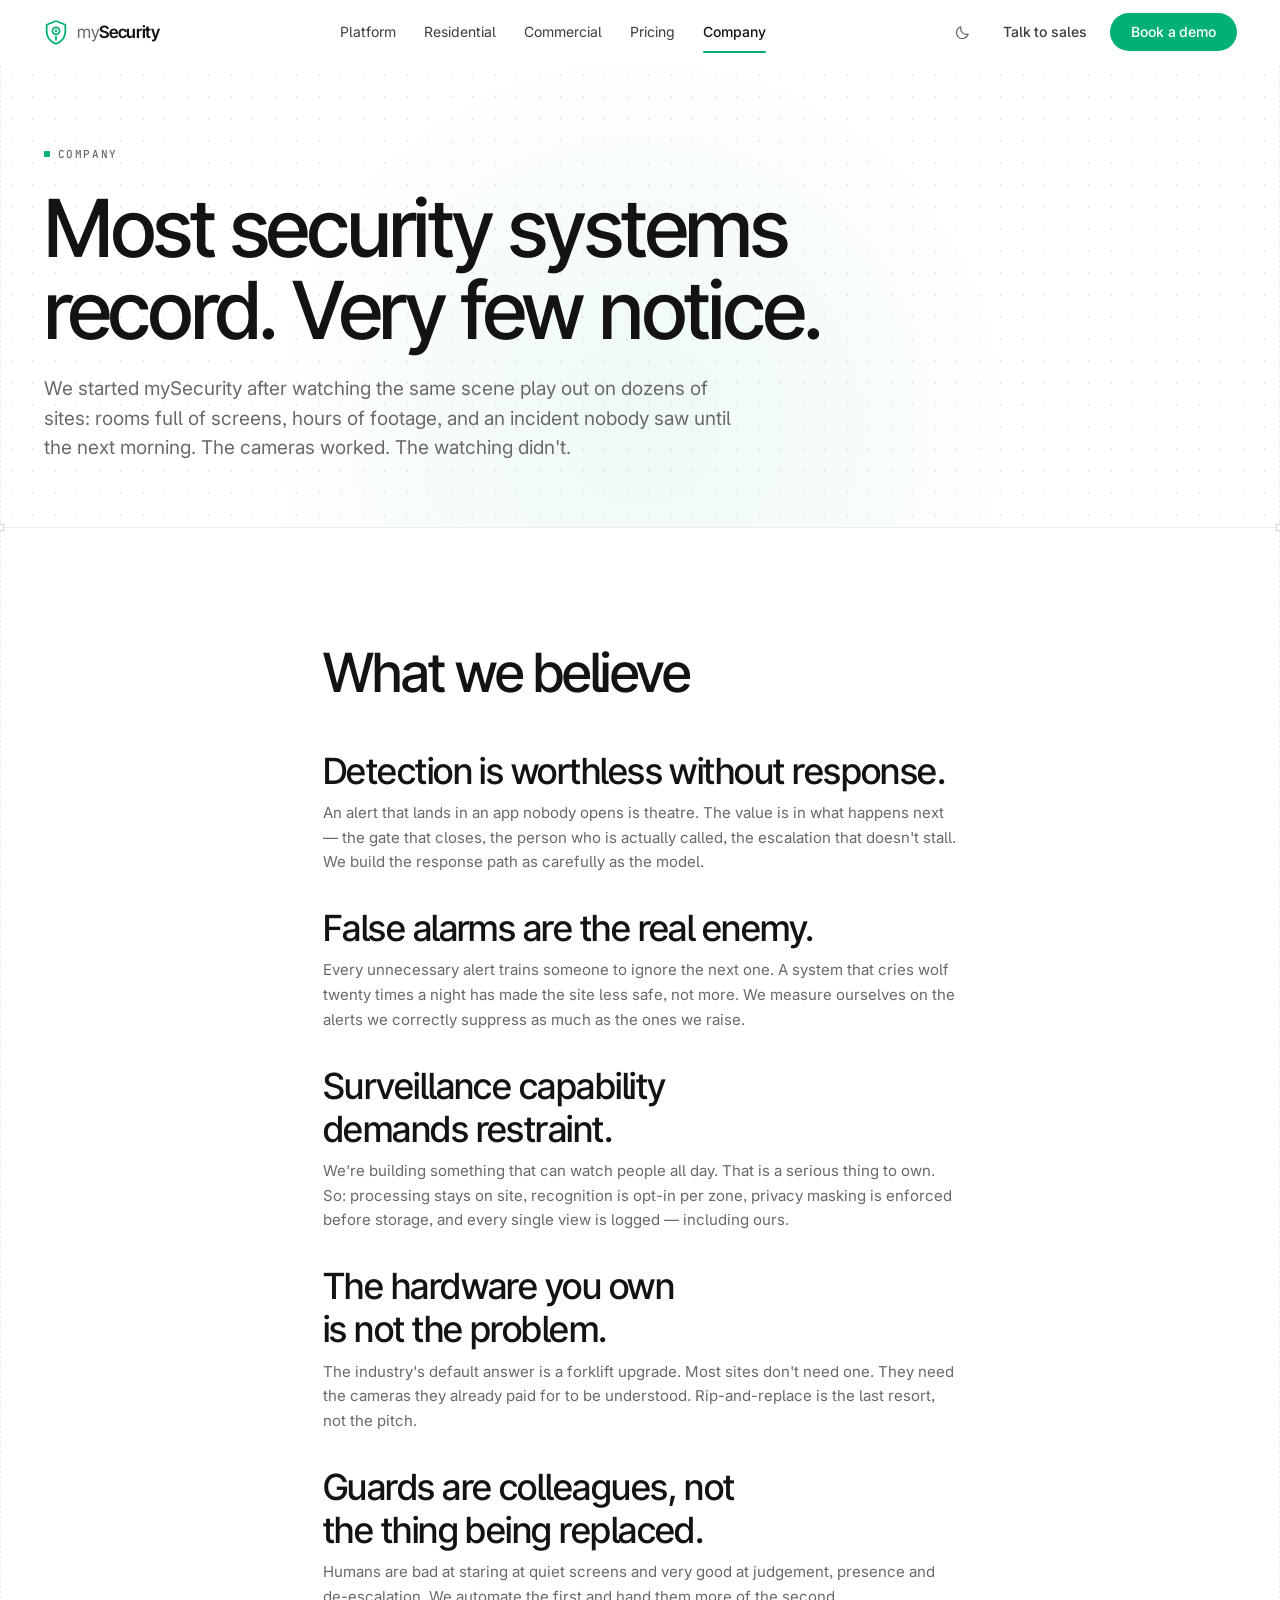
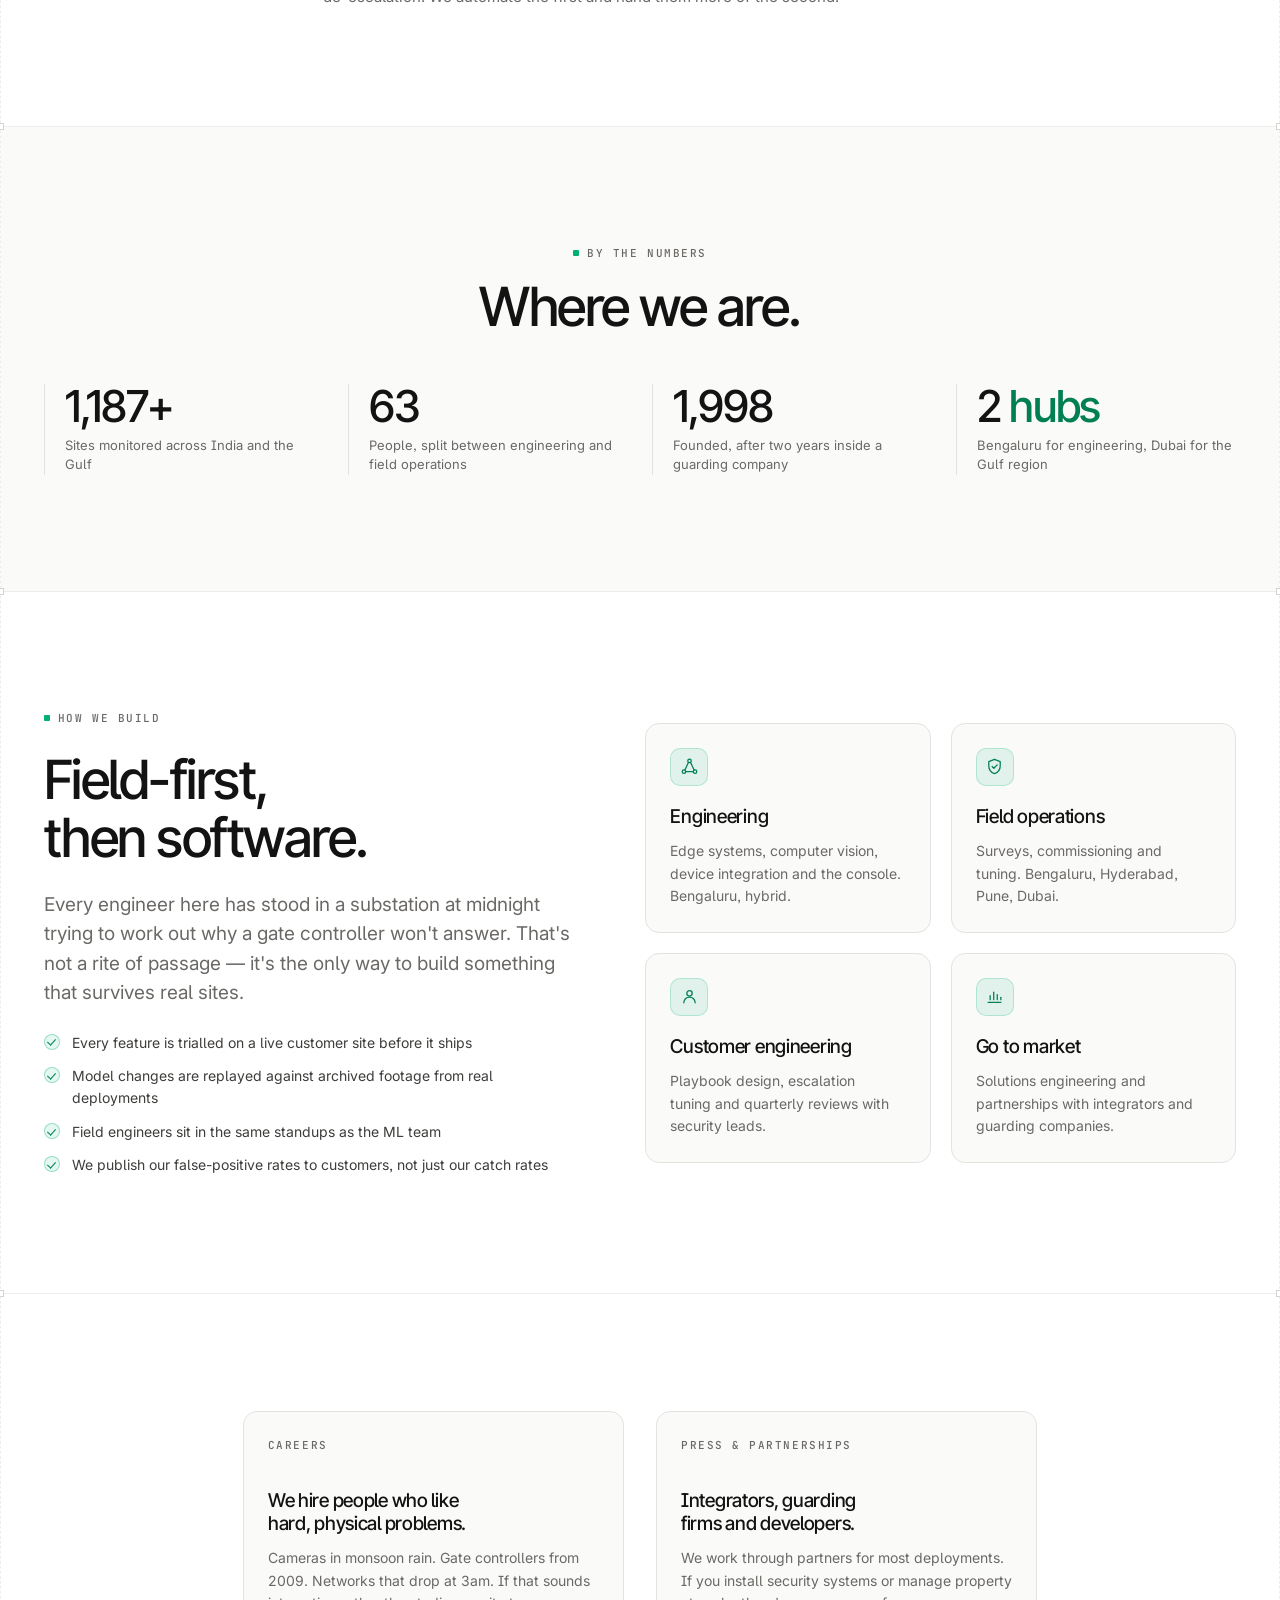
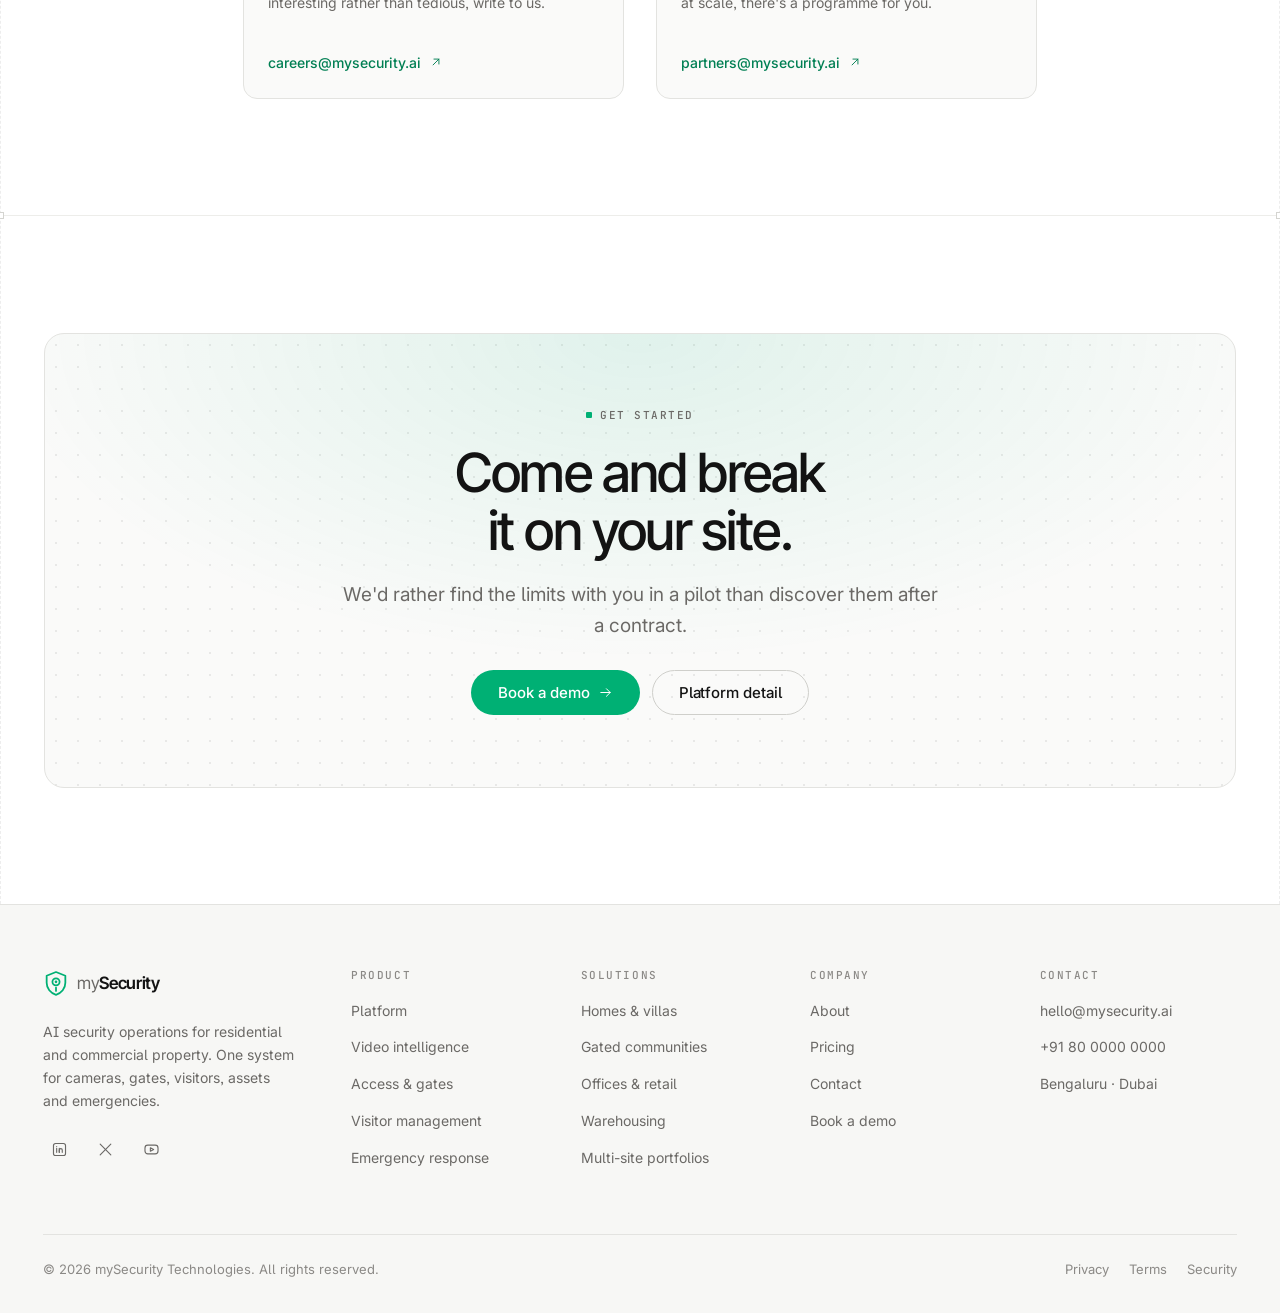
<file: about.html>
<!doctype html>
<html lang="en" data-theme="dark">
<head>
<meta charset="utf-8">
<meta name="viewport" content="width=device-width, initial-scale=1">
<title>Company — mySecurity</title>
<meta name="description" content="Why mySecurity exists, what we believe about AI in security, and how we build. Careers and press contacts.">
<link rel="canonical" href="https://mysecurity.example.com/about.html">

<meta property="og:type" content="website">
<meta property="og:title" content="Company — mySecurity">
<meta property="og:description" content="Why we exist and what we believe about AI in physical security.">
<meta property="og:image" content="assets/img/og-image.svg">
<meta name="twitter:card" content="summary_large_image">

<link rel="icon" href="assets/img/favicon.svg" type="image/svg+xml">
<link rel="preconnect" href="https://fonts.googleapis.com">
<link rel="preconnect" href="https://fonts.gstatic.com" crossorigin>
<link rel="stylesheet" href="https://fonts.googleapis.com/css2?family=Inter+Tight:wght@400;500;600&family=Inter:wght@400;500;600&family=JetBrains+Mono:wght@400;500&display=swap">

<link rel="stylesheet" href="assets/css/tokens.css">
<link rel="stylesheet" href="assets/css/base.css">
<link rel="stylesheet" href="assets/css/layout.css">
<link rel="stylesheet" href="assets/css/components.css">

<script src="assets/js/theme-init.js"></script>
<script type="module" src="assets/js/main.js"></script>
</head>

<body>
<a class="skip-link" href="#main">Skip to content</a>

<header class="site-header" data-header>
  <div class="site-header__inner">
    <a class="brand" href="index.html">
      <svg class="brand__mark" aria-hidden="true"><use href="assets/img/icons.svg#icon-logo"></use></svg>
      <span class="brand__word"><em>my</em>Security</span>
    </a>
    <nav class="site-header__nav" aria-label="Primary" data-nav-links>
      <a class="nav-link" href="platform.html">Platform</a>
      <a class="nav-link" href="residential.html">Residential</a>
      <a class="nav-link" href="commercial.html">Commercial</a>
      <a class="nav-link" href="pricing.html">Pricing</a>
      <a class="nav-link" href="about.html">Company</a>
    </nav>
    <div class="site-header__actions">
      <button class="icon-btn" type="button" data-theme-toggle aria-label="Switch theme">
        <svg class="icon-sun" aria-hidden="true"><use href="assets/img/icons.svg#icon-sun"></use></svg>
        <svg class="icon-moon" aria-hidden="true"><use href="assets/img/icons.svg#icon-moon"></use></svg>
      </button>
      <a class="btn btn--ghost" href="contact.html">Talk to sales</a>
      <a class="btn btn--primary" href="contact.html#demo">Book a demo</a>
      <button class="icon-btn menu-btn" type="button" data-menu-button aria-expanded="false" aria-controls="mobile-menu" aria-label="Open menu">
        <svg aria-hidden="true"><use href="assets/img/icons.svg#icon-menu"></use></svg>
      </button>
    </div>
  </div>
</header>

<div class="mobile-menu" id="mobile-menu" data-menu>
  <nav aria-label="Mobile">
    <ul>
      <li><a href="platform.html">Platform</a></li>
      <li><a href="residential.html">Residential</a></li>
      <li><a href="commercial.html">Commercial</a></li>
      <li><a href="pricing.html">Pricing</a></li>
      <li><a href="about.html">Company</a></li>
      <li><a href="contact.html">Contact</a></li>
    </ul>
  </nav>
  <div class="mobile-menu__actions">
    <a class="btn btn--primary btn--lg btn--block" href="contact.html#demo">Book a demo</a>
    <a class="btn btn--secondary btn--lg btn--block" href="contact.html">Talk to sales</a>
  </div>
</div>

<main id="main">
<div class="frame">

  <section class="hero hero--page section--dotted section--seam">
    <div class="wrap">
      <div class="hero__inner">
        <span class="eyebrow">Company</span>
        <h1>Most security systems record. Very few notice.</h1>
        <p class="hero__lead">
          We started mySecurity after watching the same scene play out on
          dozens of sites: rooms full of screens, hours of footage, and an
          incident nobody saw until the next morning. The cameras worked. The
          watching didn't.
        </p>
      </div>
    </div>
  </section>

  <section class="section">
    <div class="wrap wrap--prose">
      <div class="stack-6">
        <h2 data-reveal>What we believe</h2>
        <div class="stack-8 mt-6" data-reveal-group data-reveal-step="70">
          <div class="stack-2">
            <h3>Detection is worthless without response.</h3>
            <p class="text-muted">
              An alert that lands in an app nobody opens is theatre. The value
              is in what happens next — the gate that closes, the person who is
              actually called, the escalation that doesn't stall. We build the
              response path as carefully as the model.
            </p>
          </div>
          <div class="stack-2">
            <h3>False alarms are the real enemy.</h3>
            <p class="text-muted">
              Every unnecessary alert trains someone to ignore the next one. A
              system that cries wolf twenty times a night has made the site less
              safe, not more. We measure ourselves on the alerts we correctly
              suppress as much as the ones we raise.
            </p>
          </div>
          <div class="stack-2">
            <h3>Surveillance capability demands restraint.</h3>
            <p class="text-muted">
              We're building something that can watch people all day. That is a
              serious thing to own. So: processing stays on site, recognition is
              opt-in per zone, privacy masking is enforced before storage, and
              every single view is logged — including ours.
            </p>
          </div>
          <div class="stack-2">
            <h3>The hardware you own is not the problem.</h3>
            <p class="text-muted">
              The industry's default answer is a forklift upgrade. Most sites
              don't need one. They need the cameras they already paid for to be
              understood. Rip-and-replace is the last resort, not the pitch.
            </p>
          </div>
          <div class="stack-2">
            <h3>Guards are colleagues, not the thing being replaced.</h3>
            <p class="text-muted">
              Humans are bad at staring at quiet screens and very good at
              judgement, presence and de-escalation. We automate the first and
              hand them more of the second.
            </p>
          </div>
        </div>
      </div>
    </div>
  </section>

  <section class="section section--surface">
    <div class="wrap">
      <div class="section-head section-head--center">
        <span class="eyebrow">By the numbers</span>
        <h2>Where we are.</h2>
      </div>
      <div class="stats" data-reveal-group>
        <div class="stat">
          <span class="stat__value"><span data-count="1200" data-count-suffix="+">1,200+</span></span>
          <span class="stat__label">Sites monitored across India and the Gulf</span>
        </div>
        <div class="stat">
          <span class="stat__value"><span data-count="64" data-count-suffix="">64</span></span>
          <span class="stat__label">People, split between engineering and field operations</span>
        </div>
        <div class="stat">
          <span class="stat__value"><span data-count="2021" data-count-suffix="">2021</span></span>
          <span class="stat__label">Founded, after two years inside a guarding company</span>
        </div>
        <div class="stat">
          <span class="stat__value">2<span class="accent"> hubs</span></span>
          <span class="stat__label">Bengaluru for engineering, Dubai for the Gulf region</span>
        </div>
      </div>
    </div>
  </section>

  <section class="section">
    <div class="wrap">
      <div class="split">
        <div class="stack-6" data-reveal>
          <span class="eyebrow">How we build</span>
          <h2>Field-first, then software.</h2>
          <p class="text-muted text-lead">
            Every engineer here has stood in a substation at midnight trying to
            work out why a gate controller won't answer. That's not a rite of
            passage — it's the only way to build something that survives real
            sites.
          </p>
          <ul class="ticks">
            <li>Every feature is trialled on a live customer site before it ships</li>
            <li>Model changes are replayed against archived footage from real deployments</li>
            <li>Field engineers sit in the same standups as the ML team</li>
            <li>We publish our false-positive rates to customers, not just our catch rates</li>
          </ul>
        </div>

        <div class="grid grid--2" data-reveal-group>
          <div class="card">
            <span class="card__icon"><svg aria-hidden="true"><use href="assets/img/icons.svg#icon-network"></use></svg></span>
            <h4>Engineering</h4>
            <p>Edge systems, computer vision, device integration and the console. Bengaluru, hybrid.</p>
          </div>
          <div class="card">
            <span class="card__icon"><svg aria-hidden="true"><use href="assets/img/icons.svg#icon-shield"></use></svg></span>
            <h4>Field operations</h4>
            <p>Surveys, commissioning and tuning. Bengaluru, Hyderabad, Pune, Dubai.</p>
          </div>
          <div class="card">
            <span class="card__icon"><svg aria-hidden="true"><use href="assets/img/icons.svg#icon-user"></use></svg></span>
            <h4>Customer engineering</h4>
            <p>Playbook design, escalation tuning and quarterly reviews with security leads.</p>
          </div>
          <div class="card">
            <span class="card__icon"><svg aria-hidden="true"><use href="assets/img/icons.svg#icon-chart"></use></svg></span>
            <h4>Go to market</h4>
            <p>Solutions engineering and partnerships with integrators and guarding companies.</p>
          </div>
        </div>
      </div>
    </div>
  </section>

  <section class="section">
    <div class="wrap wrap--narrow">
      <div class="grid grid--2 grid--wide" data-reveal-group>
        <div class="card">
          <span class="eyebrow eyebrow--bare">Careers</span>
          <h3 class="mt-6">We hire people who like hard, physical problems.</h3>
          <p>
            Cameras in monsoon rain. Gate controllers from 2009. Networks that
            drop at 3am. If that sounds interesting rather than tedious, write
            to us.
          </p>
          <a class="link-arrow mt-6" href="mailto:careers@mysecurity.ai">
            careers@mysecurity.ai
            <svg aria-hidden="true"><use href="assets/img/icons.svg#icon-arrow-up-right"></use></svg>
          </a>
        </div>
        <div class="card">
          <span class="eyebrow eyebrow--bare">Press &amp; partnerships</span>
          <h3 class="mt-6">Integrators, guarding firms and developers.</h3>
          <p>
            We work through partners for most deployments. If you install
            security systems or manage property at scale, there's a programme
            for you.
          </p>
          <a class="link-arrow mt-6" href="mailto:partners@mysecurity.ai">
            partners@mysecurity.ai
            <svg aria-hidden="true"><use href="assets/img/icons.svg#icon-arrow-up-right"></use></svg>
          </a>
        </div>
      </div>
    </div>
  </section>

  <section class="section">
    <div class="wrap">
      <div class="cta" data-reveal>
        <span class="eyebrow">Get started</span>
        <h2>Come and break it on your site.</h2>
        <p>
          We'd rather find the limits with you in a pilot than discover them
          after a contract.
        </p>
        <div class="hero__actions">
          <a class="btn btn--primary btn--lg" href="contact.html#demo">
            Book a demo
            <svg aria-hidden="true"><use href="assets/img/icons.svg#icon-arrow-right"></use></svg>
          </a>
          <a class="btn btn--secondary btn--lg" href="platform.html">Platform detail</a>
        </div>
      </div>
    </div>
  </section>

</div>
</main>

<footer class="site-footer">
  <div class="wrap">
    <div class="site-footer__grid">
      <div class="site-footer__brand">
        <a class="brand" href="index.html">
          <svg class="brand__mark" aria-hidden="true"><use href="assets/img/icons.svg#icon-logo"></use></svg>
          <span class="brand__word"><em>my</em>Security</span>
        </a>
        <p>
          AI security operations for residential and commercial property.
          One system for cameras, gates, visitors, assets and emergencies.
        </p>
        <div class="row mt-5">
          <a class="icon-btn" href="#" aria-label="mySecurity on LinkedIn"><svg aria-hidden="true"><use href="assets/img/icons.svg#icon-linkedin"></use></svg></a>
          <a class="icon-btn" href="#" aria-label="mySecurity on X"><svg aria-hidden="true"><use href="assets/img/icons.svg#icon-x"></use></svg></a>
          <a class="icon-btn" href="#" aria-label="mySecurity on YouTube"><svg aria-hidden="true"><use href="assets/img/icons.svg#icon-youtube"></use></svg></a>
        </div>
      </div>
      <div class="footer-col">
        <h3>Product</h3>
        <ul>
          <li><a href="platform.html">Platform</a></li>
          <li><a href="platform.html#video">Video intelligence</a></li>
          <li><a href="platform.html#access">Access &amp; gates</a></li>
          <li><a href="platform.html#visitors">Visitor management</a></li>
          <li><a href="platform.html#emergency">Emergency response</a></li>
        </ul>
      </div>
      <div class="footer-col">
        <h3>Solutions</h3>
        <ul>
          <li><a href="residential.html">Homes &amp; villas</a></li>
          <li><a href="residential.html#communities">Gated communities</a></li>
          <li><a href="commercial.html">Offices &amp; retail</a></li>
          <li><a href="commercial.html#industrial">Warehousing</a></li>
          <li><a href="commercial.html#portfolio">Multi-site portfolios</a></li>
        </ul>
      </div>
      <div class="footer-col">
        <h3>Company</h3>
        <ul>
          <li><a href="about.html">About</a></li>
          <li><a href="pricing.html">Pricing</a></li>
          <li><a href="contact.html">Contact</a></li>
          <li><a href="contact.html#demo">Book a demo</a></li>
        </ul>
      </div>
      <div class="footer-col">
        <h3>Contact</h3>
        <ul>
          <li><a href="mailto:hello@mysecurity.ai">hello@mysecurity.ai</a></li>
          <li><a href="tel:+918000000000">+91 80 0000 0000</a></li>
          <li><span class="text-muted text-sm">Bengaluru · Dubai</span></li>
        </ul>
      </div>
    </div>
    <div class="site-footer__base">
      <span>© <span data-year>2026</span> mySecurity Technologies. All rights reserved.</span>
      <div class="site-footer__legal">
        <a href="privacy.html">Privacy</a>
        <a href="terms.html">Terms</a>
        <a href="privacy.html#security">Security</a>
      </div>
    </div>
  </div>
</footer>

</body>
</html>
</file>
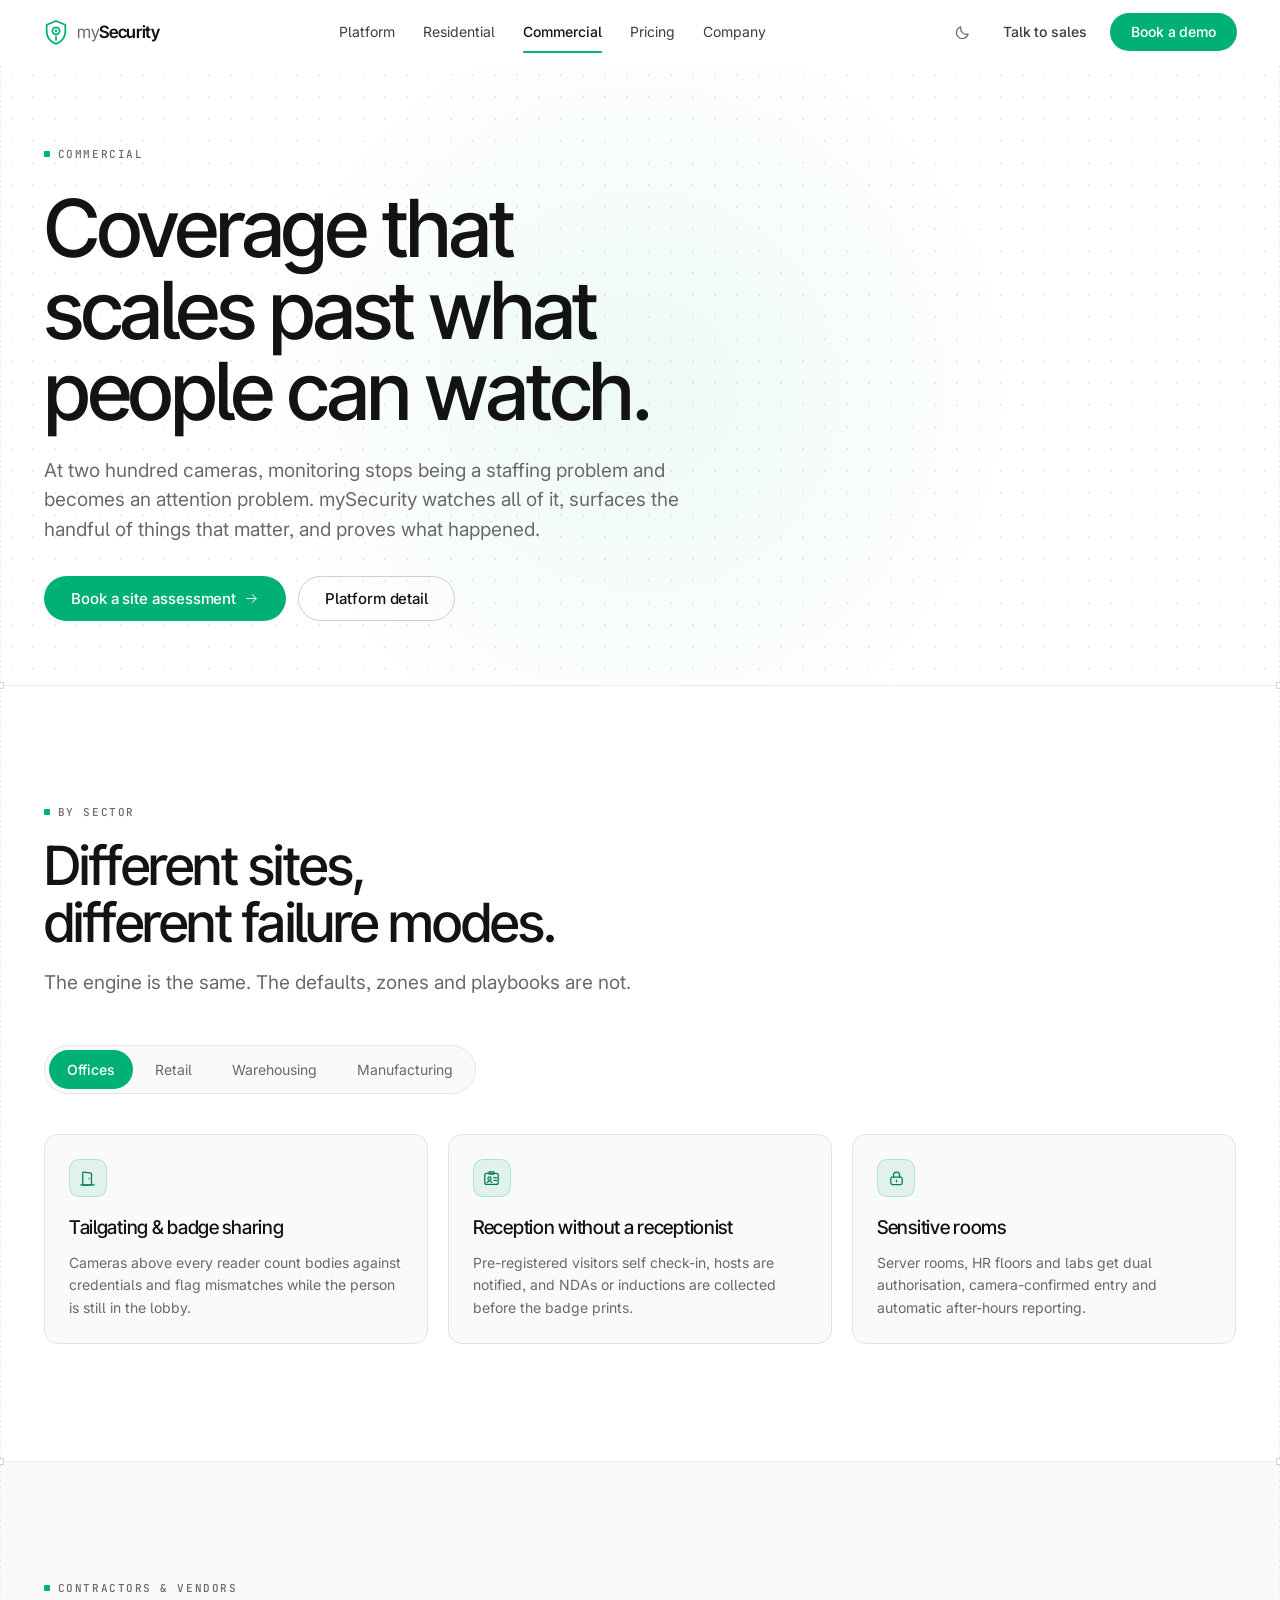
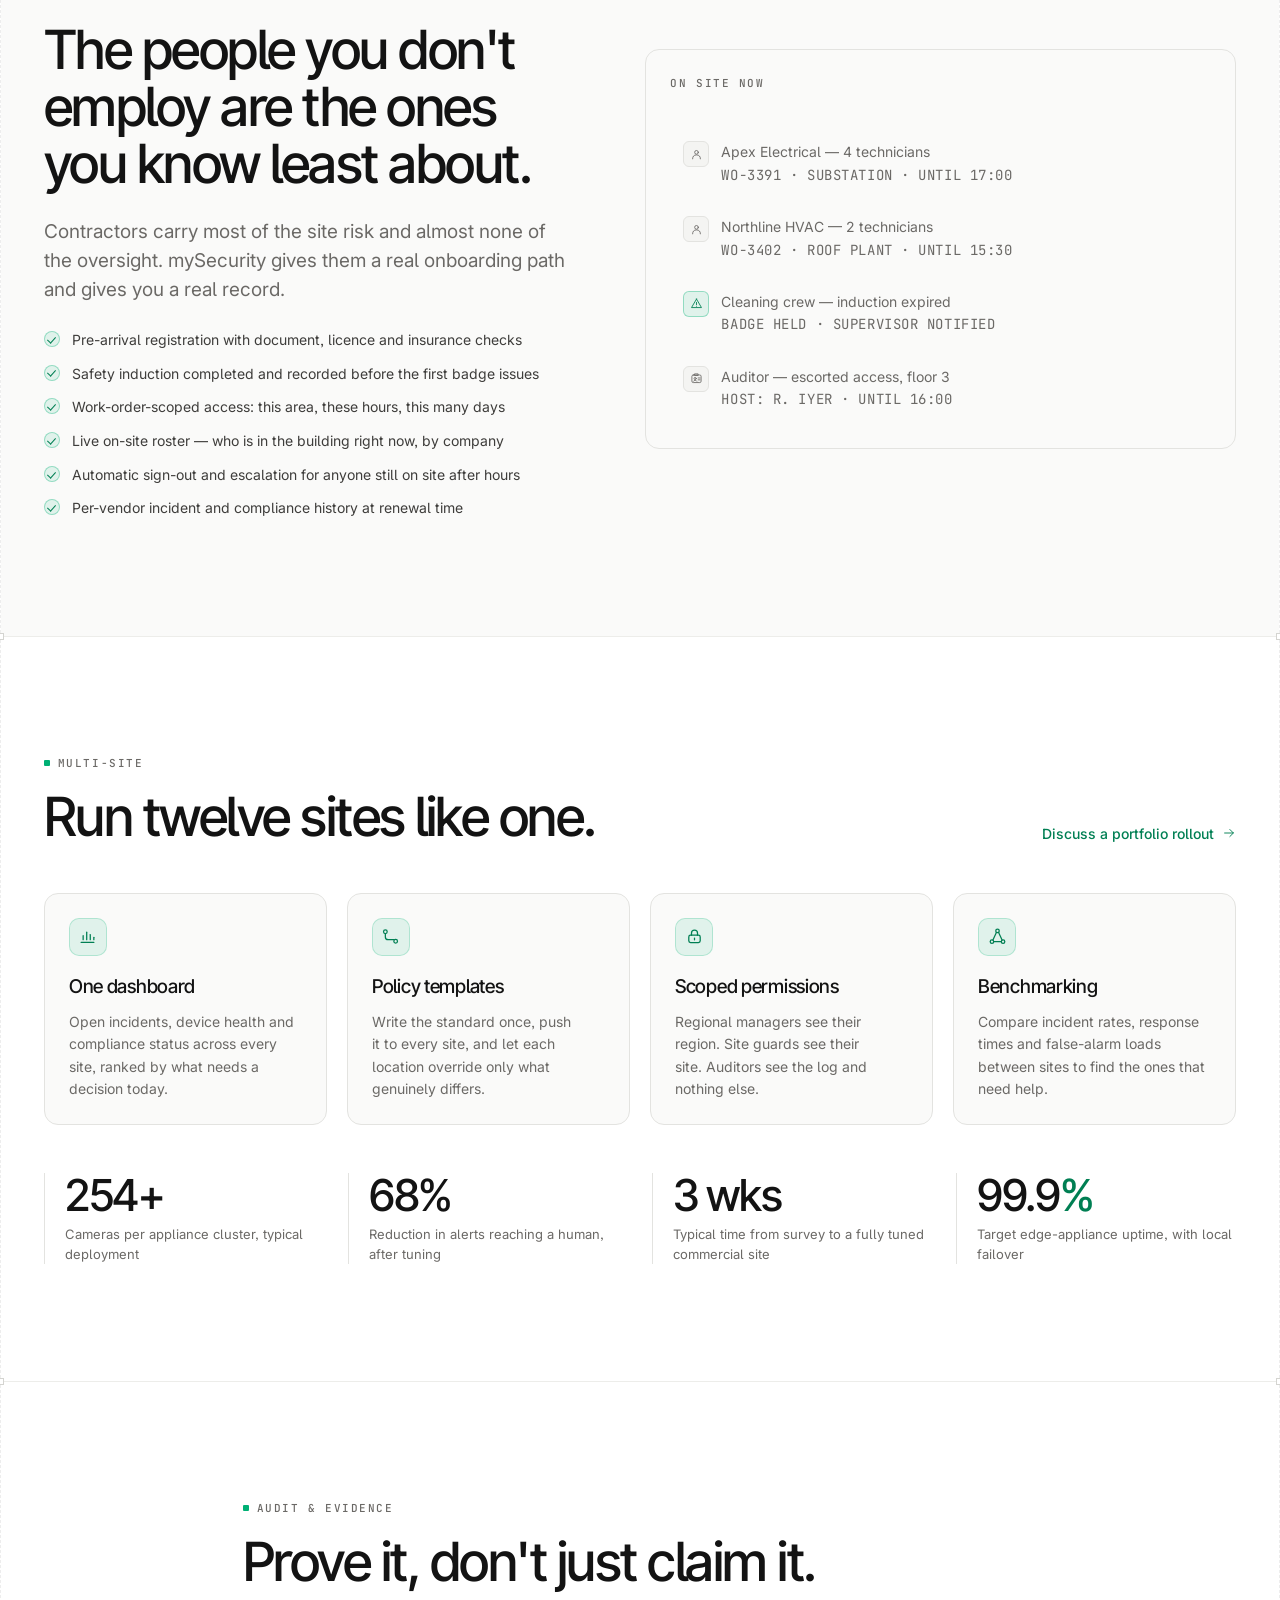
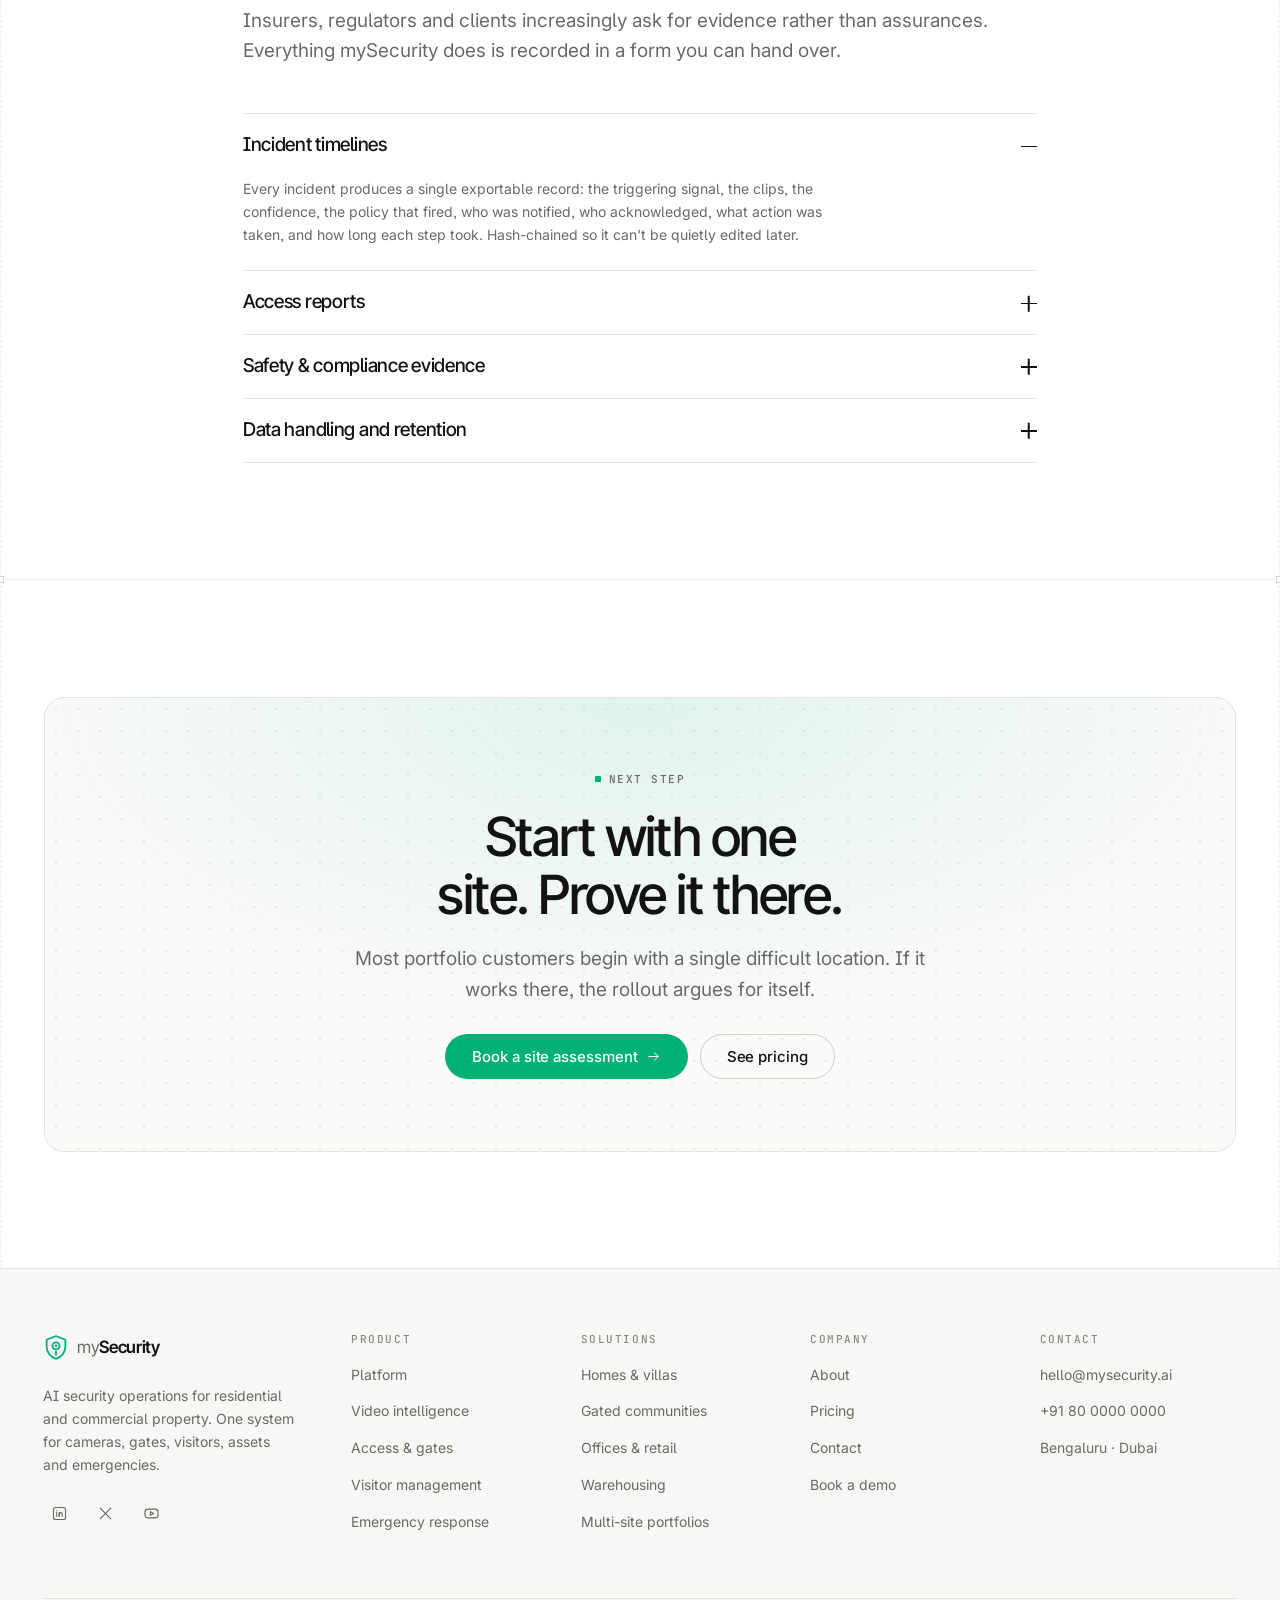
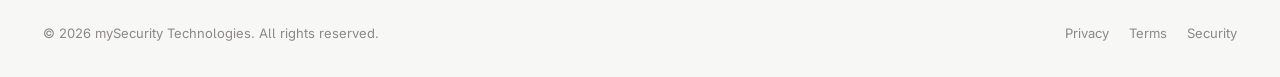
<file: commercial.html>
<!doctype html>
<html lang="en" data-theme="dark">
<head>
<meta charset="utf-8">
<meta name="viewport" content="width=device-width, initial-scale=1">
<title>Commercial — mySecurity</title>
<meta name="description" content="AI security for offices, retail, warehouses, factories and multi-site portfolios: contractor management, dock and yard control, safety compliance, asset monitoring and portfolio dashboards.">
<link rel="canonical" href="https://mysecurity.example.com/commercial.html">

<meta property="og:type" content="website">
<meta property="og:title" content="Commercial — mySecurity">
<meta property="og:description" content="Built for shift patterns, contractors, audits and hundreds of cameras.">
<meta property="og:image" content="assets/img/og-image.svg">
<meta name="twitter:card" content="summary_large_image">

<link rel="icon" href="assets/img/favicon.svg" type="image/svg+xml">
<link rel="preconnect" href="https://fonts.googleapis.com">
<link rel="preconnect" href="https://fonts.gstatic.com" crossorigin>
<link rel="stylesheet" href="https://fonts.googleapis.com/css2?family=Inter+Tight:wght@400;500;600&family=Inter:wght@400;500;600&family=JetBrains+Mono:wght@400;500&display=swap">

<link rel="stylesheet" href="assets/css/tokens.css">
<link rel="stylesheet" href="assets/css/base.css">
<link rel="stylesheet" href="assets/css/layout.css">
<link rel="stylesheet" href="assets/css/components.css">

<script src="assets/js/theme-init.js"></script>
<script type="module" src="assets/js/main.js"></script>
</head>

<body>
<a class="skip-link" href="#main">Skip to content</a>

<header class="site-header" data-header>
  <div class="site-header__inner">
    <a class="brand" href="index.html">
      <svg class="brand__mark" aria-hidden="true"><use href="assets/img/icons.svg#icon-logo"></use></svg>
      <span class="brand__word"><em>my</em>Security</span>
    </a>
    <nav class="site-header__nav" aria-label="Primary" data-nav-links>
      <a class="nav-link" href="platform.html">Platform</a>
      <a class="nav-link" href="residential.html">Residential</a>
      <a class="nav-link" href="commercial.html">Commercial</a>
      <a class="nav-link" href="pricing.html">Pricing</a>
      <a class="nav-link" href="about.html">Company</a>
    </nav>
    <div class="site-header__actions">
      <button class="icon-btn" type="button" data-theme-toggle aria-label="Switch theme">
        <svg class="icon-sun" aria-hidden="true"><use href="assets/img/icons.svg#icon-sun"></use></svg>
        <svg class="icon-moon" aria-hidden="true"><use href="assets/img/icons.svg#icon-moon"></use></svg>
      </button>
      <a class="btn btn--ghost" href="contact.html">Talk to sales</a>
      <a class="btn btn--primary" href="contact.html#demo">Book a demo</a>
      <button class="icon-btn menu-btn" type="button" data-menu-button aria-expanded="false" aria-controls="mobile-menu" aria-label="Open menu">
        <svg aria-hidden="true"><use href="assets/img/icons.svg#icon-menu"></use></svg>
      </button>
    </div>
  </div>
</header>

<div class="mobile-menu" id="mobile-menu" data-menu>
  <nav aria-label="Mobile">
    <ul>
      <li><a href="platform.html">Platform</a></li>
      <li><a href="residential.html">Residential</a></li>
      <li><a href="commercial.html">Commercial</a></li>
      <li><a href="pricing.html">Pricing</a></li>
      <li><a href="about.html">Company</a></li>
      <li><a href="contact.html">Contact</a></li>
    </ul>
  </nav>
  <div class="mobile-menu__actions">
    <a class="btn btn--primary btn--lg btn--block" href="contact.html#demo">Book a demo</a>
    <a class="btn btn--secondary btn--lg btn--block" href="contact.html">Talk to sales</a>
  </div>
</div>

<main id="main">
<div class="frame">

  <section class="hero hero--page section--dotted section--seam">
    <div class="wrap">
      <div class="hero__inner">
        <span class="eyebrow">Commercial</span>
        <h1>Coverage that scales past what people can watch.</h1>
        <p class="hero__lead">
          At two hundred cameras, monitoring stops being a staffing problem and
          becomes an attention problem. mySecurity watches all of it, surfaces
          the handful of things that matter, and proves what happened.
        </p>
        <div class="hero__actions">
          <a class="btn btn--primary btn--lg" href="contact.html#demo">
            Book a site assessment
            <svg aria-hidden="true"><use href="assets/img/icons.svg#icon-arrow-right"></use></svg>
          </a>
          <a class="btn btn--secondary btn--lg" href="platform.html">Platform detail</a>
        </div>
      </div>
    </div>
  </section>

  <!-- Sector tabs -->
  <section class="section">
    <div class="wrap">
      <div class="section-head">
        <span class="eyebrow">By sector</span>
        <h2>Different sites, different failure modes.</h2>
        <p>The engine is the same. The defaults, zones and playbooks are not.</p>
      </div>

      <div data-tabs>
        <div class="tabs__list" role="tablist" aria-label="Sectors">
          <button class="tabs__tab" role="tab" id="tab-office" aria-controls="p-office" aria-selected="true" type="button">Offices</button>
          <button class="tabs__tab" role="tab" id="tab-retail" aria-controls="p-retail" aria-selected="false" type="button">Retail</button>
          <button class="tabs__tab" role="tab" id="tab-industrial" aria-controls="p-industrial" aria-selected="false" type="button">Warehousing</button>
          <button class="tabs__tab" role="tab" id="tab-factory" aria-controls="p-factory" aria-selected="false" type="button">Manufacturing</button>
        </div>

        <div class="tabs__panel mt-10" role="tabpanel" id="p-office" aria-labelledby="tab-office">
          <div class="grid grid--3">
            <div class="card">
              <span class="card__icon"><svg aria-hidden="true"><use href="assets/img/icons.svg#icon-door"></use></svg></span>
              <h4>Tailgating &amp; badge sharing</h4>
              <p>Cameras above every reader count bodies against credentials and flag mismatches while the person is still in the lobby.</p>
            </div>
            <div class="card">
              <span class="card__icon"><svg aria-hidden="true"><use href="assets/img/icons.svg#icon-badge"></use></svg></span>
              <h4>Reception without a receptionist</h4>
              <p>Pre-registered visitors self check-in, hosts are notified, and NDAs or inductions are collected before the badge prints.</p>
            </div>
            <div class="card">
              <span class="card__icon"><svg aria-hidden="true"><use href="assets/img/icons.svg#icon-lock"></use></svg></span>
              <h4>Sensitive rooms</h4>
              <p>Server rooms, HR floors and labs get dual authorisation, camera-confirmed entry and automatic after-hours reporting.</p>
            </div>
          </div>
        </div>

        <div class="tabs__panel mt-10" role="tabpanel" id="p-retail" aria-labelledby="tab-retail" hidden>
          <div class="grid grid--3">
            <div class="card">
              <span class="card__icon"><svg aria-hidden="true"><use href="assets/img/icons.svg#icon-eye"></use></svg></span>
              <h4>Shrinkage patterns</h4>
              <p>Concealment behaviour, repeat-visitor patterns and till-area anomalies, correlated with POS voids rather than guessed at.</p>
            </div>
            <div class="card">
              <span class="card__icon"><svg aria-hidden="true"><use href="assets/img/icons.svg#icon-user"></use></svg></span>
              <h4>Queue &amp; occupancy</h4>
              <p>Live counts by zone, queue-length alerts to the floor manager, and footfall reporting that doesn't need a separate vendor.</p>
            </div>
            <div class="card">
              <span class="card__icon"><svg aria-hidden="true"><use href="assets/img/icons.svg#icon-clock"></use></svg></span>
              <h4>Open and close</h4>
              <p>Verified opening and closing procedures — doors, tills, shutters, alarm set — with an exception report, not a checklist nobody reads.</p>
            </div>
          </div>
        </div>

        <div class="tabs__panel mt-10" role="tabpanel" id="p-industrial" aria-labelledby="tab-industrial" hidden>
          <div class="grid grid--3">
            <div class="card">
              <span class="card__icon"><svg aria-hidden="true"><use href="assets/img/icons.svg#icon-gate"></use></svg></span>
              <h4>Yard &amp; dock control</h4>
              <p>ANPR at the gate matches the vehicle to a booking, assigns a bay, and times the turnaround without a clipboard.</p>
            </div>
            <div class="card">
              <span class="card__icon"><svg aria-hidden="true"><use href="assets/img/icons.svg#icon-asset"></use></svg></span>
              <h4>Load verification</h4>
              <p>Camera evidence of what went onto which truck, tied to the dispatch record, ready for the inevitable dispute.</p>
            </div>
            <div class="card">
              <span class="card__icon"><svg aria-hidden="true"><use href="assets/img/icons.svg#icon-shield"></use></svg></span>
              <h4>Forklift &amp; pedestrian safety</h4>
              <p>Segregation-zone breaches, speed in aisles and near-miss events logged as safety data, not just security incidents.</p>
            </div>
          </div>
        </div>

        <div class="tabs__panel mt-10" role="tabpanel" id="p-factory" aria-labelledby="tab-factory" hidden>
          <div class="grid grid--3">
            <div class="card">
              <span class="card__icon"><svg aria-hidden="true"><use href="assets/img/icons.svg#icon-shield"></use></svg></span>
              <h4>PPE compliance</h4>
              <p>Helmet, vest and boundary checks at the point of entry to each area — a nudge at the door beats a report next month.</p>
            </div>
            <div class="card">
              <span class="card__icon"><svg aria-hidden="true"><use href="assets/img/icons.svg#icon-thermo"></use></svg></span>
              <h4>Process &amp; utility rooms</h4>
              <p>Temperature, pressure and pump state alongside the cameras, so an environmental fault and its footage arrive together.</p>
            </div>
            <div class="card">
              <span class="card__icon"><svg aria-hidden="true"><use href="assets/img/icons.svg#icon-alert"></use></svg></span>
              <h4>Lockout / tagout</h4>
              <p>Restricted-area entry during maintenance windows is verified against the permit, and unauthorised entry stops the line.</p>
            </div>
          </div>
        </div>
      </div>
    </div>
  </section>

  <!-- Contractors -->
  <section class="section section--surface" id="contractors">
    <div class="wrap">
      <div class="split">
        <div class="stack-6" data-reveal>
          <span class="eyebrow">Contractors &amp; vendors</span>
          <h2>The people you don't employ are the ones you know least about.</h2>
          <p class="text-muted text-lead">
            Contractors carry most of the site risk and almost none of the
            oversight. mySecurity gives them a real onboarding path and gives
            you a real record.
          </p>
          <ul class="ticks">
            <li>Pre-arrival registration with document, licence and insurance checks</li>
            <li>Safety induction completed and recorded before the first badge issues</li>
            <li>Work-order-scoped access: this area, these hours, this many days</li>
            <li>Live on-site roster — who is in the building right now, by company</li>
            <li>Automatic sign-out and escalation for anyone still on site after hours</li>
            <li>Per-vendor incident and compliance history at renewal time</li>
          </ul>
        </div>

        <div class="card" data-reveal>
          <span class="eyebrow eyebrow--bare">On site now</span>
          <ul class="feed mt-6">
            <li class="feed__item">
              <span class="feed__glyph"><svg aria-hidden="true"><use href="assets/img/icons.svg#icon-user"></use></svg></span>
              <div>
                <p class="feed__title">Apex Electrical — 4 technicians</p>
                <p class="feed__meta">WO-3391 · SUBSTATION · UNTIL 17:00</p>
              </div>
            </li>
            <li class="feed__item">
              <span class="feed__glyph"><svg aria-hidden="true"><use href="assets/img/icons.svg#icon-user"></use></svg></span>
              <div>
                <p class="feed__title">Northline HVAC — 2 technicians</p>
                <p class="feed__meta">WO-3402 · ROOF PLANT · UNTIL 15:30</p>
              </div>
            </li>
            <li class="feed__item" data-level="alert">
              <span class="feed__glyph"><svg aria-hidden="true"><use href="assets/img/icons.svg#icon-alert"></use></svg></span>
              <div>
                <p class="feed__title">Cleaning crew — induction expired</p>
                <p class="feed__meta">BADGE HELD · SUPERVISOR NOTIFIED</p>
              </div>
            </li>
            <li class="feed__item">
              <span class="feed__glyph"><svg aria-hidden="true"><use href="assets/img/icons.svg#icon-badge"></use></svg></span>
              <div>
                <p class="feed__title">Auditor — escorted access, floor 3</p>
                <p class="feed__meta">HOST: R. IYER · UNTIL 16:00</p>
              </div>
            </li>
          </ul>
        </div>
      </div>
    </div>
  </section>

  <!-- Portfolio -->
  <section class="section" id="portfolio">
    <div class="wrap">
      <div class="section-head section-head--split">
        <div class="stack">
          <span class="eyebrow">Multi-site</span>
          <h2>Run twelve sites like one.</h2>
        </div>
        <a class="link-arrow" href="contact.html#demo">
          Discuss a portfolio rollout
          <svg aria-hidden="true"><use href="assets/img/icons.svg#icon-arrow-right"></use></svg>
        </a>
      </div>

      <div class="grid grid--4" data-reveal-group>
        <div class="card">
          <span class="card__icon"><svg aria-hidden="true"><use href="assets/img/icons.svg#icon-chart"></use></svg></span>
          <h4>One dashboard</h4>
          <p>Open incidents, device health and compliance status across every site, ranked by what needs a decision today.</p>
        </div>
        <div class="card">
          <span class="card__icon"><svg aria-hidden="true"><use href="assets/img/icons.svg#icon-route"></use></svg></span>
          <h4>Policy templates</h4>
          <p>Write the standard once, push it to every site, and let each location override only what genuinely differs.</p>
        </div>
        <div class="card">
          <span class="card__icon"><svg aria-hidden="true"><use href="assets/img/icons.svg#icon-lock"></use></svg></span>
          <h4>Scoped permissions</h4>
          <p>Regional managers see their region. Site guards see their site. Auditors see the log and nothing else.</p>
        </div>
        <div class="card">
          <span class="card__icon"><svg aria-hidden="true"><use href="assets/img/icons.svg#icon-network"></use></svg></span>
          <h4>Benchmarking</h4>
          <p>Compare incident rates, response times and false-alarm loads between sites to find the ones that need help.</p>
        </div>
      </div>

      <div class="stats mt-12" data-reveal-group>
        <div class="stat">
          <span class="stat__value"><span data-count="260" data-count-suffix="+">260+</span></span>
          <span class="stat__label">Cameras per appliance cluster, typical deployment</span>
        </div>
        <div class="stat">
          <span class="stat__value"><span data-count="70" data-count-suffix="%">70%</span></span>
          <span class="stat__label">Reduction in alerts reaching a human, after tuning</span>
        </div>
        <div class="stat">
          <span class="stat__value"><span data-count="3" data-count-suffix=" wks">3 wks</span></span>
          <span class="stat__label">Typical time from survey to a fully tuned commercial site</span>
        </div>
        <div class="stat">
          <span class="stat__value">99.9<span class="accent">%</span></span>
          <span class="stat__label">Target edge-appliance uptime, with local failover</span>
        </div>
      </div>
    </div>
  </section>

  <!-- Compliance -->
  <section class="section" id="industrial">
    <div class="wrap wrap--narrow">
      <div class="section-head">
        <span class="eyebrow">Audit &amp; evidence</span>
        <h2>Prove it, don't just claim it.</h2>
        <p>
          Insurers, regulators and clients increasingly ask for evidence rather
          than assurances. Everything mySecurity does is recorded in a form you
          can hand over.
        </p>
      </div>

      <div class="accordion" data-accordion="exclusive">
        <div class="accordion__item">
          <h3>
            <button class="accordion__trigger" type="button" data-accordion-trigger aria-expanded="true" aria-controls="a-1" id="a-1-t">
              Incident timelines
              <span class="accordion__icon" aria-hidden="true"></span>
            </button>
          </h3>
          <div class="accordion__panel" id="a-1" role="region" aria-labelledby="a-1-t">
            <div>
              Every incident produces a single exportable record: the triggering
              signal, the clips, the confidence, the policy that fired, who was
              notified, who acknowledged, what action was taken, and how long
              each step took. Hash-chained so it can't be quietly edited later.
            </div>
          </div>
        </div>
        <div class="accordion__item">
          <h3>
            <button class="accordion__trigger" type="button" data-accordion-trigger aria-expanded="false" aria-controls="a-2" id="a-2-t">
              Access reports
              <span class="accordion__icon" aria-hidden="true"></span>
            </button>
          </h3>
          <div class="accordion__panel" id="a-2" role="region" aria-labelledby="a-2-t">
            <div>
              Who had access to what, when it was granted, by whom, and when it
              was revoked — including access that was granted temporarily and
              expired on its own. Standing-access reviews can be scheduled and
              signed off in the console.
            </div>
          </div>
        </div>
        <div class="accordion__item">
          <h3>
            <button class="accordion__trigger" type="button" data-accordion-trigger aria-expanded="false" aria-controls="a-3" id="a-3-t">
              Safety &amp; compliance evidence
              <span class="accordion__icon" aria-hidden="true"></span>
            </button>
          </h3>
          <div class="accordion__panel" id="a-3" role="region" aria-labelledby="a-3-t">
            <div>
              PPE checks, restricted-zone breaches, permit-to-work verification
              and near-miss events roll up into monthly reports per site and per
              contractor, with the underlying clips retained for your defined
              retention period.
            </div>
          </div>
        </div>
        <div class="accordion__item">
          <h3>
            <button class="accordion__trigger" type="button" data-accordion-trigger aria-expanded="false" aria-controls="a-4" id="a-4-t">
              Data handling and retention
              <span class="accordion__icon" aria-hidden="true"></span>
            </button>
          </h3>
          <div class="accordion__panel" id="a-4" role="region" aria-labelledby="a-4-t">
            <div>
              Retention windows are set per camera class and per site, with legal
              hold available on specific incidents. Deletion is verifiable, and
              export requests are logged like any other access. Data residency
              can be pinned to a region or kept entirely on-premise.
            </div>
          </div>
        </div>
      </div>
    </div>
  </section>

  <section class="section">
    <div class="wrap">
      <div class="cta" data-reveal>
        <span class="eyebrow">Next step</span>
        <h2>Start with one site. Prove it there.</h2>
        <p>
          Most portfolio customers begin with a single difficult location. If it
          works there, the rollout argues for itself.
        </p>
        <div class="hero__actions">
          <a class="btn btn--primary btn--lg" href="contact.html#demo">
            Book a site assessment
            <svg aria-hidden="true"><use href="assets/img/icons.svg#icon-arrow-right"></use></svg>
          </a>
          <a class="btn btn--secondary btn--lg" href="pricing.html">See pricing</a>
        </div>
      </div>
    </div>
  </section>

</div>
</main>

<footer class="site-footer">
  <div class="wrap">
    <div class="site-footer__grid">
      <div class="site-footer__brand">
        <a class="brand" href="index.html">
          <svg class="brand__mark" aria-hidden="true"><use href="assets/img/icons.svg#icon-logo"></use></svg>
          <span class="brand__word"><em>my</em>Security</span>
        </a>
        <p>
          AI security operations for residential and commercial property.
          One system for cameras, gates, visitors, assets and emergencies.
        </p>
        <div class="row mt-5">
          <a class="icon-btn" href="#" aria-label="mySecurity on LinkedIn"><svg aria-hidden="true"><use href="assets/img/icons.svg#icon-linkedin"></use></svg></a>
          <a class="icon-btn" href="#" aria-label="mySecurity on X"><svg aria-hidden="true"><use href="assets/img/icons.svg#icon-x"></use></svg></a>
          <a class="icon-btn" href="#" aria-label="mySecurity on YouTube"><svg aria-hidden="true"><use href="assets/img/icons.svg#icon-youtube"></use></svg></a>
        </div>
      </div>
      <div class="footer-col">
        <h3>Product</h3>
        <ul>
          <li><a href="platform.html">Platform</a></li>
          <li><a href="platform.html#video">Video intelligence</a></li>
          <li><a href="platform.html#access">Access &amp; gates</a></li>
          <li><a href="platform.html#visitors">Visitor management</a></li>
          <li><a href="platform.html#emergency">Emergency response</a></li>
        </ul>
      </div>
      <div class="footer-col">
        <h3>Solutions</h3>
        <ul>
          <li><a href="residential.html">Homes &amp; villas</a></li>
          <li><a href="residential.html#communities">Gated communities</a></li>
          <li><a href="commercial.html">Offices &amp; retail</a></li>
          <li><a href="commercial.html#industrial">Warehousing</a></li>
          <li><a href="commercial.html#portfolio">Multi-site portfolios</a></li>
        </ul>
      </div>
      <div class="footer-col">
        <h3>Company</h3>
        <ul>
          <li><a href="about.html">About</a></li>
          <li><a href="pricing.html">Pricing</a></li>
          <li><a href="contact.html">Contact</a></li>
          <li><a href="contact.html#demo">Book a demo</a></li>
        </ul>
      </div>
      <div class="footer-col">
        <h3>Contact</h3>
        <ul>
          <li><a href="mailto:hello@mysecurity.ai">hello@mysecurity.ai</a></li>
          <li><a href="tel:+918000000000">+91 80 0000 0000</a></li>
          <li><span class="text-muted text-sm">Bengaluru · Dubai</span></li>
        </ul>
      </div>
    </div>
    <div class="site-footer__base">
      <span>© <span data-year>2026</span> mySecurity Technologies. All rights reserved.</span>
      <div class="site-footer__legal">
        <a href="privacy.html">Privacy</a>
        <a href="terms.html">Terms</a>
        <a href="privacy.html#security">Security</a>
      </div>
    </div>
  </div>
</footer>

</body>
</html>
</file>
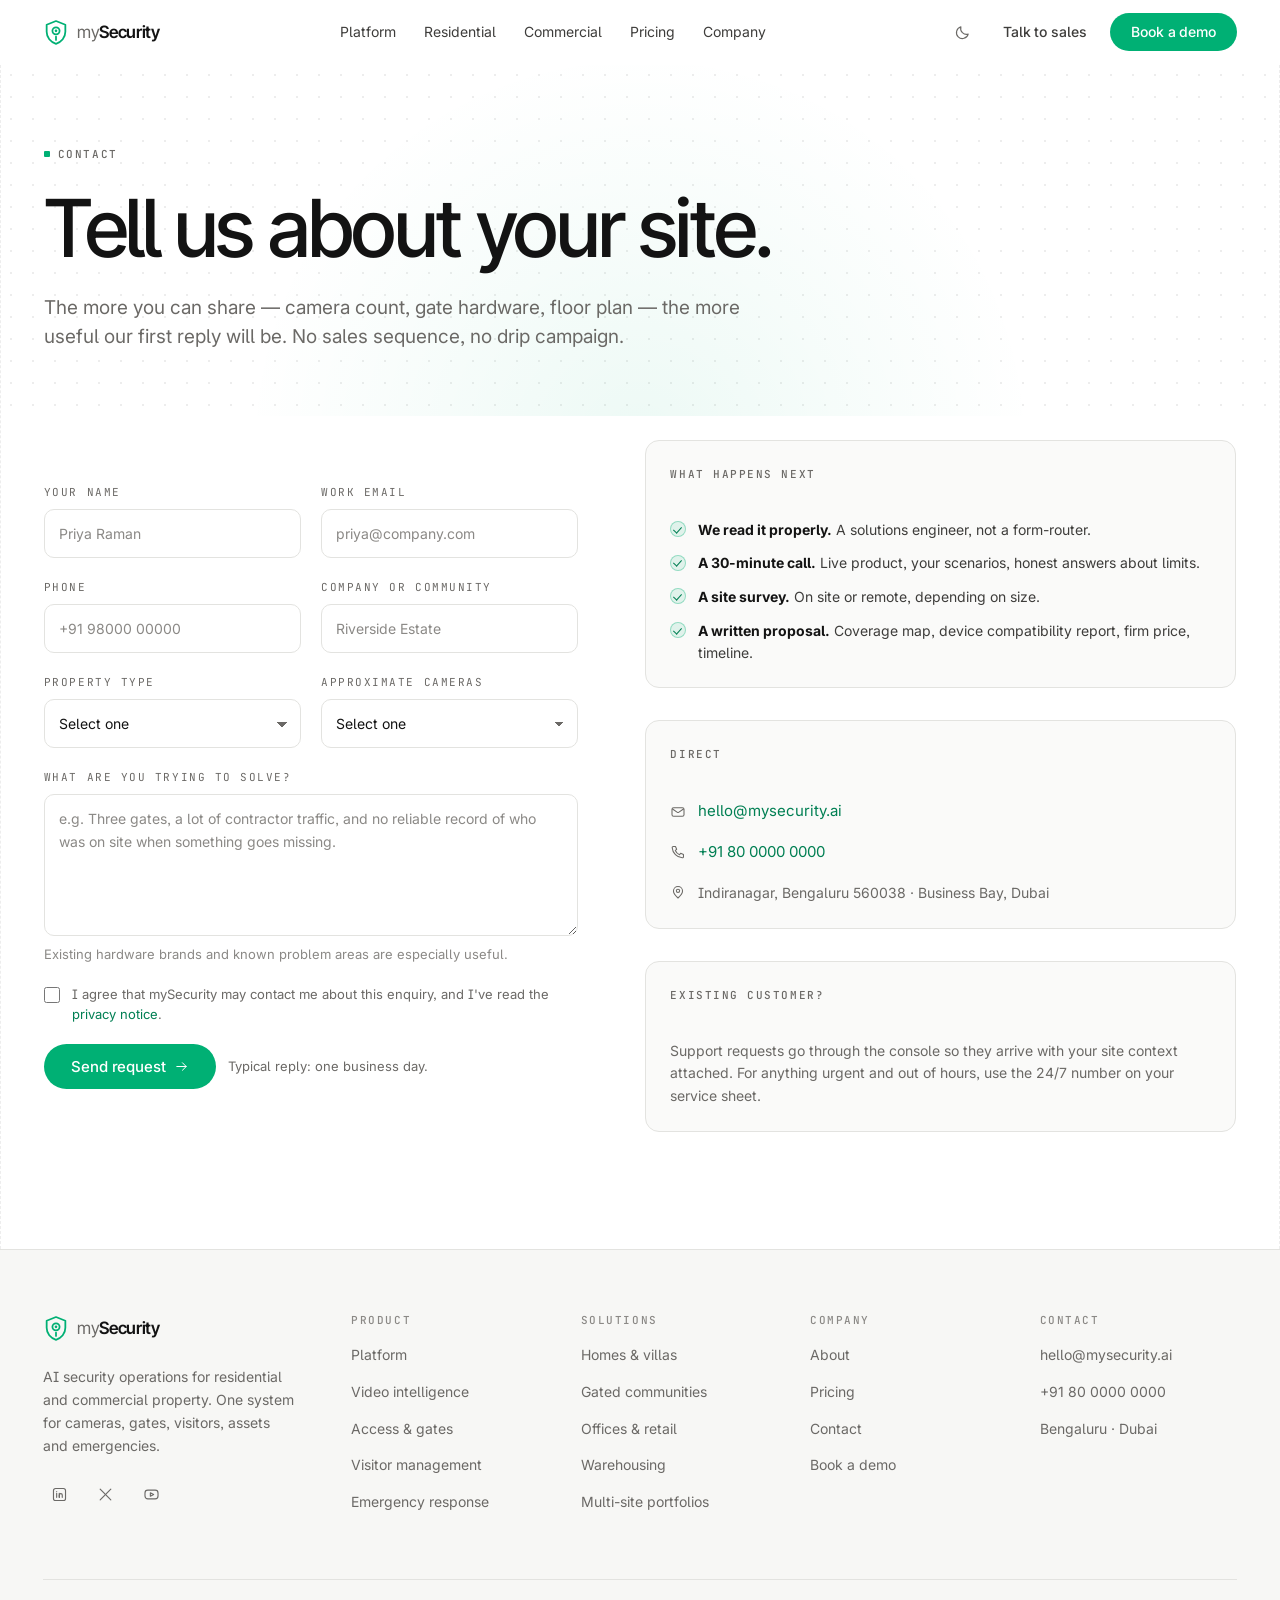
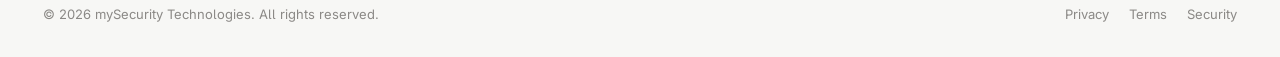
<file: contact.html>
<!doctype html>
<html lang="en" data-theme="dark">
<head>
<meta charset="utf-8">
<meta name="viewport" content="width=device-width, initial-scale=1">
<title>Contact &amp; demo — mySecurity</title>
<meta name="description" content="Book a mySecurity demo or site survey. Tell us your property type and camera count and we'll come back with a coverage map and a firm quote.">
<link rel="canonical" href="https://mysecurity.example.com/contact.html">

<meta property="og:type" content="website">
<meta property="og:title" content="Contact &amp; demo — mySecurity">
<meta property="og:description" content="Book a demo or a site survey.">
<meta property="og:image" content="assets/img/og-image.svg">
<meta name="twitter:card" content="summary_large_image">

<link rel="icon" href="assets/img/favicon.svg" type="image/svg+xml">
<link rel="preconnect" href="https://fonts.googleapis.com">
<link rel="preconnect" href="https://fonts.gstatic.com" crossorigin>
<link rel="stylesheet" href="https://fonts.googleapis.com/css2?family=Inter+Tight:wght@400;500;600&family=Inter:wght@400;500;600&family=JetBrains+Mono:wght@400;500&display=swap">

<link rel="stylesheet" href="assets/css/tokens.css">
<link rel="stylesheet" href="assets/css/base.css">
<link rel="stylesheet" href="assets/css/layout.css">
<link rel="stylesheet" href="assets/css/components.css">

<script src="assets/js/theme-init.js"></script>
<script type="module" src="assets/js/main.js"></script>
</head>

<body>
<a class="skip-link" href="#main">Skip to content</a>

<header class="site-header" data-header>
  <div class="site-header__inner">
    <a class="brand" href="index.html">
      <svg class="brand__mark" aria-hidden="true"><use href="assets/img/icons.svg#icon-logo"></use></svg>
      <span class="brand__word"><em>my</em>Security</span>
    </a>
    <nav class="site-header__nav" aria-label="Primary" data-nav-links>
      <a class="nav-link" href="platform.html">Platform</a>
      <a class="nav-link" href="residential.html">Residential</a>
      <a class="nav-link" href="commercial.html">Commercial</a>
      <a class="nav-link" href="pricing.html">Pricing</a>
      <a class="nav-link" href="about.html">Company</a>
    </nav>
    <div class="site-header__actions">
      <button class="icon-btn" type="button" data-theme-toggle aria-label="Switch theme">
        <svg class="icon-sun" aria-hidden="true"><use href="assets/img/icons.svg#icon-sun"></use></svg>
        <svg class="icon-moon" aria-hidden="true"><use href="assets/img/icons.svg#icon-moon"></use></svg>
      </button>
      <a class="btn btn--ghost" href="contact.html">Talk to sales</a>
      <a class="btn btn--primary" href="contact.html#demo">Book a demo</a>
      <button class="icon-btn menu-btn" type="button" data-menu-button aria-expanded="false" aria-controls="mobile-menu" aria-label="Open menu">
        <svg aria-hidden="true"><use href="assets/img/icons.svg#icon-menu"></use></svg>
      </button>
    </div>
  </div>
</header>

<div class="mobile-menu" id="mobile-menu" data-menu>
  <nav aria-label="Mobile">
    <ul>
      <li><a href="platform.html">Platform</a></li>
      <li><a href="residential.html">Residential</a></li>
      <li><a href="commercial.html">Commercial</a></li>
      <li><a href="pricing.html">Pricing</a></li>
      <li><a href="about.html">Company</a></li>
      <li><a href="contact.html">Contact</a></li>
    </ul>
  </nav>
  <div class="mobile-menu__actions">
    <a class="btn btn--primary btn--lg btn--block" href="contact.html#demo">Book a demo</a>
    <a class="btn btn--secondary btn--lg btn--block" href="contact.html">Talk to sales</a>
  </div>
</div>

<main id="main">
<div class="frame">

  <section class="hero hero--page section--dotted section--seam" id="demo">
    <div class="wrap">
      <div class="hero__inner">
        <span class="eyebrow">Contact</span>
        <h1>Tell us about your site.</h1>
        <p class="hero__lead">
          The more you can share — camera count, gate hardware, floor plan — the
          more useful our first reply will be. No sales sequence, no drip
          campaign.
        </p>
      </div>
    </div>
  </section>

  <section class="section section--seam pt-6">
    <div class="wrap">
      <div class="split">

        <!-- Form -->
        <div data-reveal>
          <!--
            Netlify Forms: the data-netlify attribute and the hidden form-name
            field are what register the form at deploy time. form.js posts it
            over fetch; without JS the browser posts it normally.
          -->
          <form class="form" name="demo-request" method="POST"
                action="/" data-netlify="true" netlify-honeypot="company-website" data-form>
            <input type="hidden" name="form-name" value="demo-request">
            <p class="visually-hidden">
              <label>Leave this field empty: <input name="company-website" tabindex="-1" autocomplete="off"></label>
            </p>

            <div class="form__row">
              <div class="field">
                <label for="name">Your name</label>
                <input id="name" name="name" type="text" autocomplete="name" required placeholder="Priya Raman">
              </div>
              <div class="field">
                <label for="email">Work email</label>
                <input id="email" name="email" type="email" autocomplete="email" required placeholder="priya@company.com">
              </div>
            </div>

            <div class="form__row">
              <div class="field">
                <label for="phone">Phone</label>
                <input id="phone" name="phone" type="tel" autocomplete="tel" placeholder="+91 98000 00000">
              </div>
              <div class="field">
                <label for="org">Company or community</label>
                <input id="org" name="organisation" type="text" autocomplete="organization" placeholder="Riverside Estate">
              </div>
            </div>

            <div class="form__row">
              <div class="field">
                <label for="type">Property type</label>
                <select id="type" name="property_type" required>
                  <option value="">Select one</option>
                  <option>Independent home / villa</option>
                  <option>Apartment building</option>
                  <option>Gated community</option>
                  <option>Office</option>
                  <option>Retail</option>
                  <option>Warehouse / logistics</option>
                  <option>Manufacturing</option>
                  <option>Multi-site portfolio</option>
                </select>
              </div>
              <div class="field">
                <label for="cameras">Approximate cameras</label>
                <select id="cameras" name="camera_count" required>
                  <option value="">Select one</option>
                  <option>Fewer than 8</option>
                  <option>8 – 16</option>
                  <option>17 – 40</option>
                  <option>41 – 80</option>
                  <option>81 – 200</option>
                  <option>More than 200</option>
                </select>
              </div>
            </div>

            <div class="field">
              <label for="message">What are you trying to solve?</label>
              <textarea id="message" name="message" rows="5"
                        placeholder="e.g. Three gates, a lot of contractor traffic, and no reliable record of who was on site when something goes missing."></textarea>
              <span class="field__hint">Existing hardware brands and known problem areas are especially useful.</span>
            </div>

            <label class="checkbox">
              <input type="checkbox" name="consent" required>
              <span>
                I agree that mySecurity may contact me about this enquiry, and I've
                read the <a class="text-accent" href="privacy.html">privacy notice</a>.
              </span>
            </label>

            <div class="row">
              <button class="btn btn--primary btn--lg" type="submit">
                Send request
                <svg aria-hidden="true"><use href="assets/img/icons.svg#icon-arrow-right"></use></svg>
              </button>
              <span class="text-muted text-xs">Typical reply: one business day.</span>
            </div>

            <p class="form__status" role="status" data-form-status hidden></p>
          </form>
        </div>

        <!-- Aside -->
        <div class="stack-8" data-reveal>
          <div class="card">
            <span class="eyebrow eyebrow--bare">What happens next</span>
            <ol class="ticks mt-6">
              <li><strong class="text-display">We read it properly.</strong> A solutions engineer, not a form-router.</li>
              <li><strong class="text-display">A 30-minute call.</strong> Live product, your scenarios, honest answers about limits.</li>
              <li><strong class="text-display">A site survey.</strong> On site or remote, depending on size.</li>
              <li><strong class="text-display">A written proposal.</strong> Coverage map, device compatibility report, firm price, timeline.</li>
            </ol>
          </div>

          <div class="card">
            <span class="eyebrow eyebrow--bare">Direct</span>
            <ul class="stack mt-6">
              <li class="row">
                <svg class="icon-inline" aria-hidden="true"><use href="assets/img/icons.svg#icon-mail"></use></svg>
                <a class="text-accent" href="mailto:hello@mysecurity.ai">hello@mysecurity.ai</a>
              </li>
              <li class="row">
                <svg class="icon-inline" aria-hidden="true"><use href="assets/img/icons.svg#icon-phone"></use></svg>
                <a class="text-accent" href="tel:+918000000000">+91 80 0000 0000</a>
              </li>
              <li class="row">
                <svg class="icon-inline" aria-hidden="true"><use href="assets/img/icons.svg#icon-pin"></use></svg>
                <span class="text-muted text-sm">Indiranagar, Bengaluru 560038 · Business Bay, Dubai</span>
              </li>
            </ul>
          </div>

          <div class="card">
            <span class="eyebrow eyebrow--bare">Existing customer?</span>
            <p class="mt-6">
              Support requests go through the console so they arrive with your
              site context attached. For anything urgent and out of hours, use
              the 24/7 number on your service sheet.
            </p>
          </div>
        </div>

      </div>
    </div>
  </section>

</div>
</main>

<footer class="site-footer">
  <div class="wrap">
    <div class="site-footer__grid">
      <div class="site-footer__brand">
        <a class="brand" href="index.html">
          <svg class="brand__mark" aria-hidden="true"><use href="assets/img/icons.svg#icon-logo"></use></svg>
          <span class="brand__word"><em>my</em>Security</span>
        </a>
        <p>
          AI security operations for residential and commercial property.
          One system for cameras, gates, visitors, assets and emergencies.
        </p>
        <div class="row mt-5">
          <a class="icon-btn" href="#" aria-label="mySecurity on LinkedIn"><svg aria-hidden="true"><use href="assets/img/icons.svg#icon-linkedin"></use></svg></a>
          <a class="icon-btn" href="#" aria-label="mySecurity on X"><svg aria-hidden="true"><use href="assets/img/icons.svg#icon-x"></use></svg></a>
          <a class="icon-btn" href="#" aria-label="mySecurity on YouTube"><svg aria-hidden="true"><use href="assets/img/icons.svg#icon-youtube"></use></svg></a>
        </div>
      </div>
      <div class="footer-col">
        <h3>Product</h3>
        <ul>
          <li><a href="platform.html">Platform</a></li>
          <li><a href="platform.html#video">Video intelligence</a></li>
          <li><a href="platform.html#access">Access &amp; gates</a></li>
          <li><a href="platform.html#visitors">Visitor management</a></li>
          <li><a href="platform.html#emergency">Emergency response</a></li>
        </ul>
      </div>
      <div class="footer-col">
        <h3>Solutions</h3>
        <ul>
          <li><a href="residential.html">Homes &amp; villas</a></li>
          <li><a href="residential.html#communities">Gated communities</a></li>
          <li><a href="commercial.html">Offices &amp; retail</a></li>
          <li><a href="commercial.html#industrial">Warehousing</a></li>
          <li><a href="commercial.html#portfolio">Multi-site portfolios</a></li>
        </ul>
      </div>
      <div class="footer-col">
        <h3>Company</h3>
        <ul>
          <li><a href="about.html">About</a></li>
          <li><a href="pricing.html">Pricing</a></li>
          <li><a href="contact.html">Contact</a></li>
          <li><a href="contact.html#demo">Book a demo</a></li>
        </ul>
      </div>
      <div class="footer-col">
        <h3>Contact</h3>
        <ul>
          <li><a href="mailto:hello@mysecurity.ai">hello@mysecurity.ai</a></li>
          <li><a href="tel:+918000000000">+91 80 0000 0000</a></li>
          <li><span class="text-muted text-sm">Bengaluru · Dubai</span></li>
        </ul>
      </div>
    </div>
    <div class="site-footer__base">
      <span>© <span data-year>2026</span> mySecurity Technologies. All rights reserved.</span>
      <div class="site-footer__legal">
        <a href="privacy.html">Privacy</a>
        <a href="terms.html">Terms</a>
        <a href="privacy.html#security">Security</a>
      </div>
    </div>
  </div>
</footer>

</body>
</html>
</file>
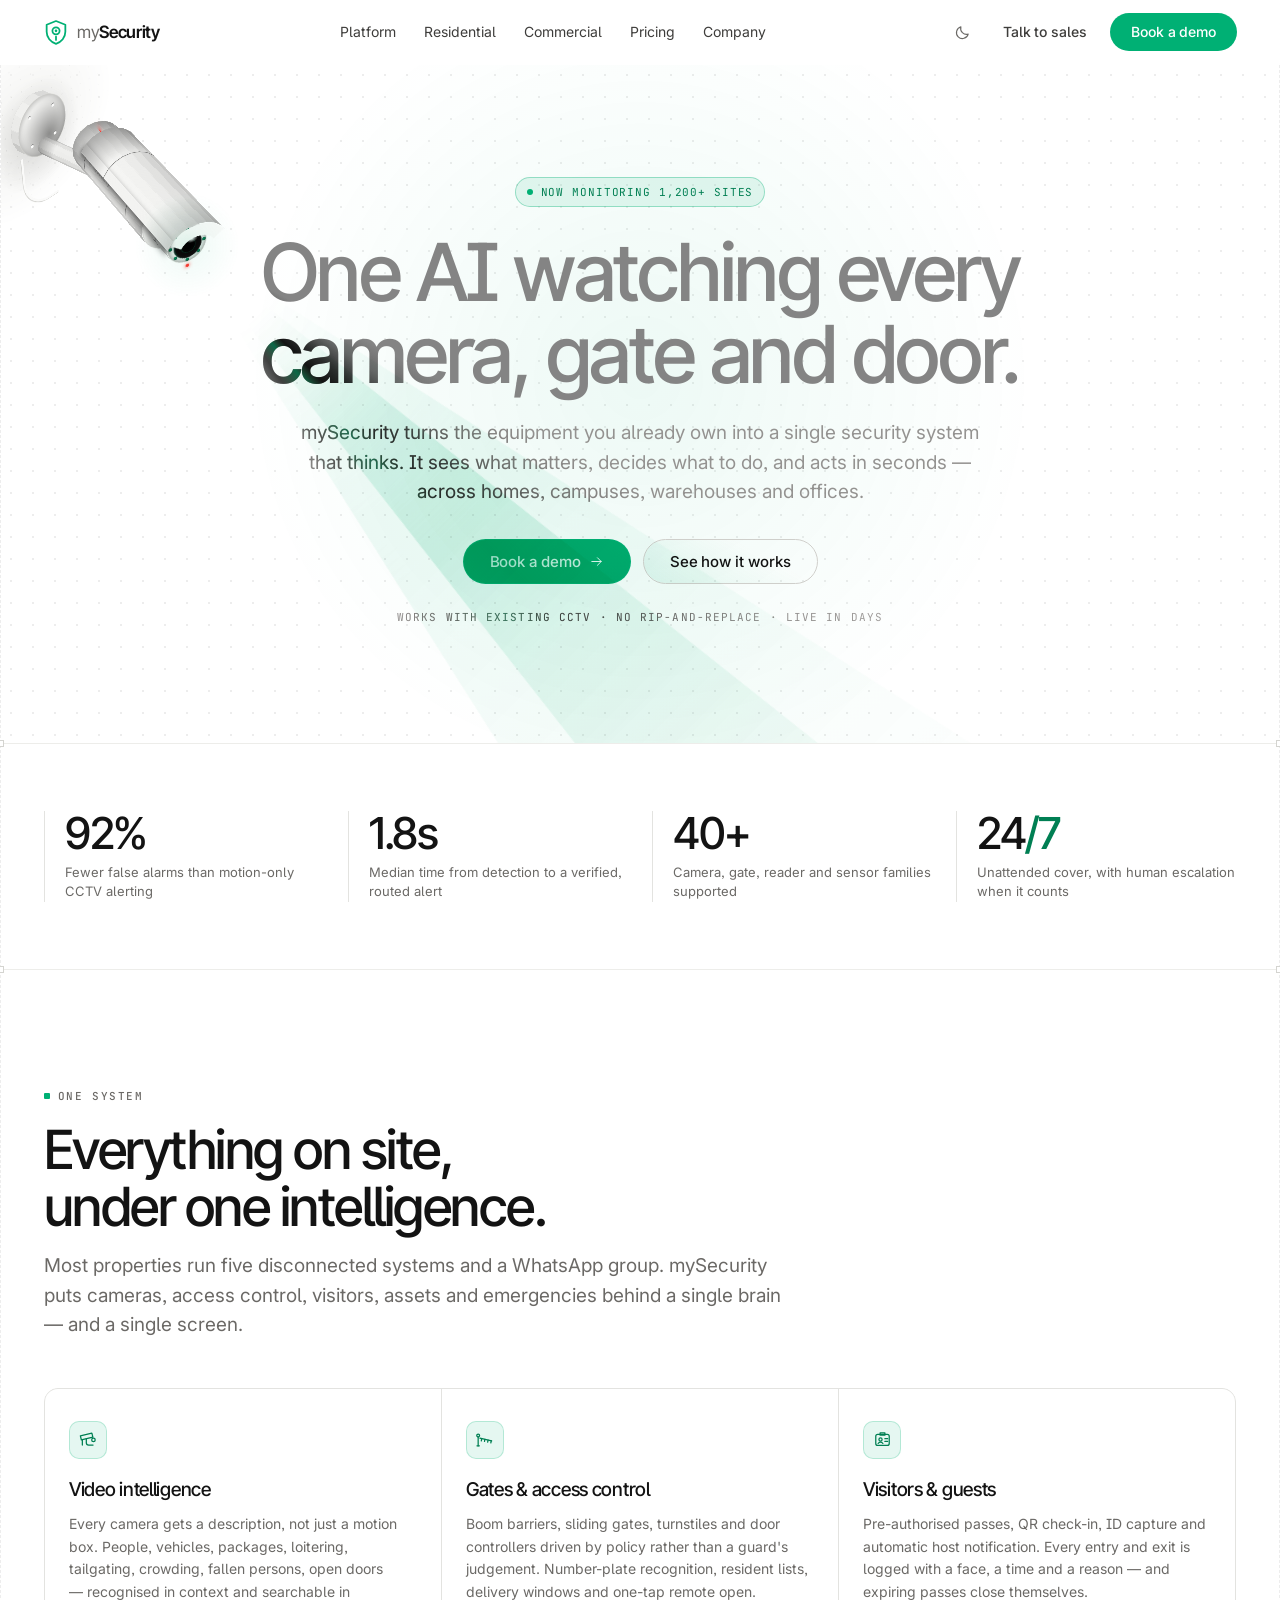
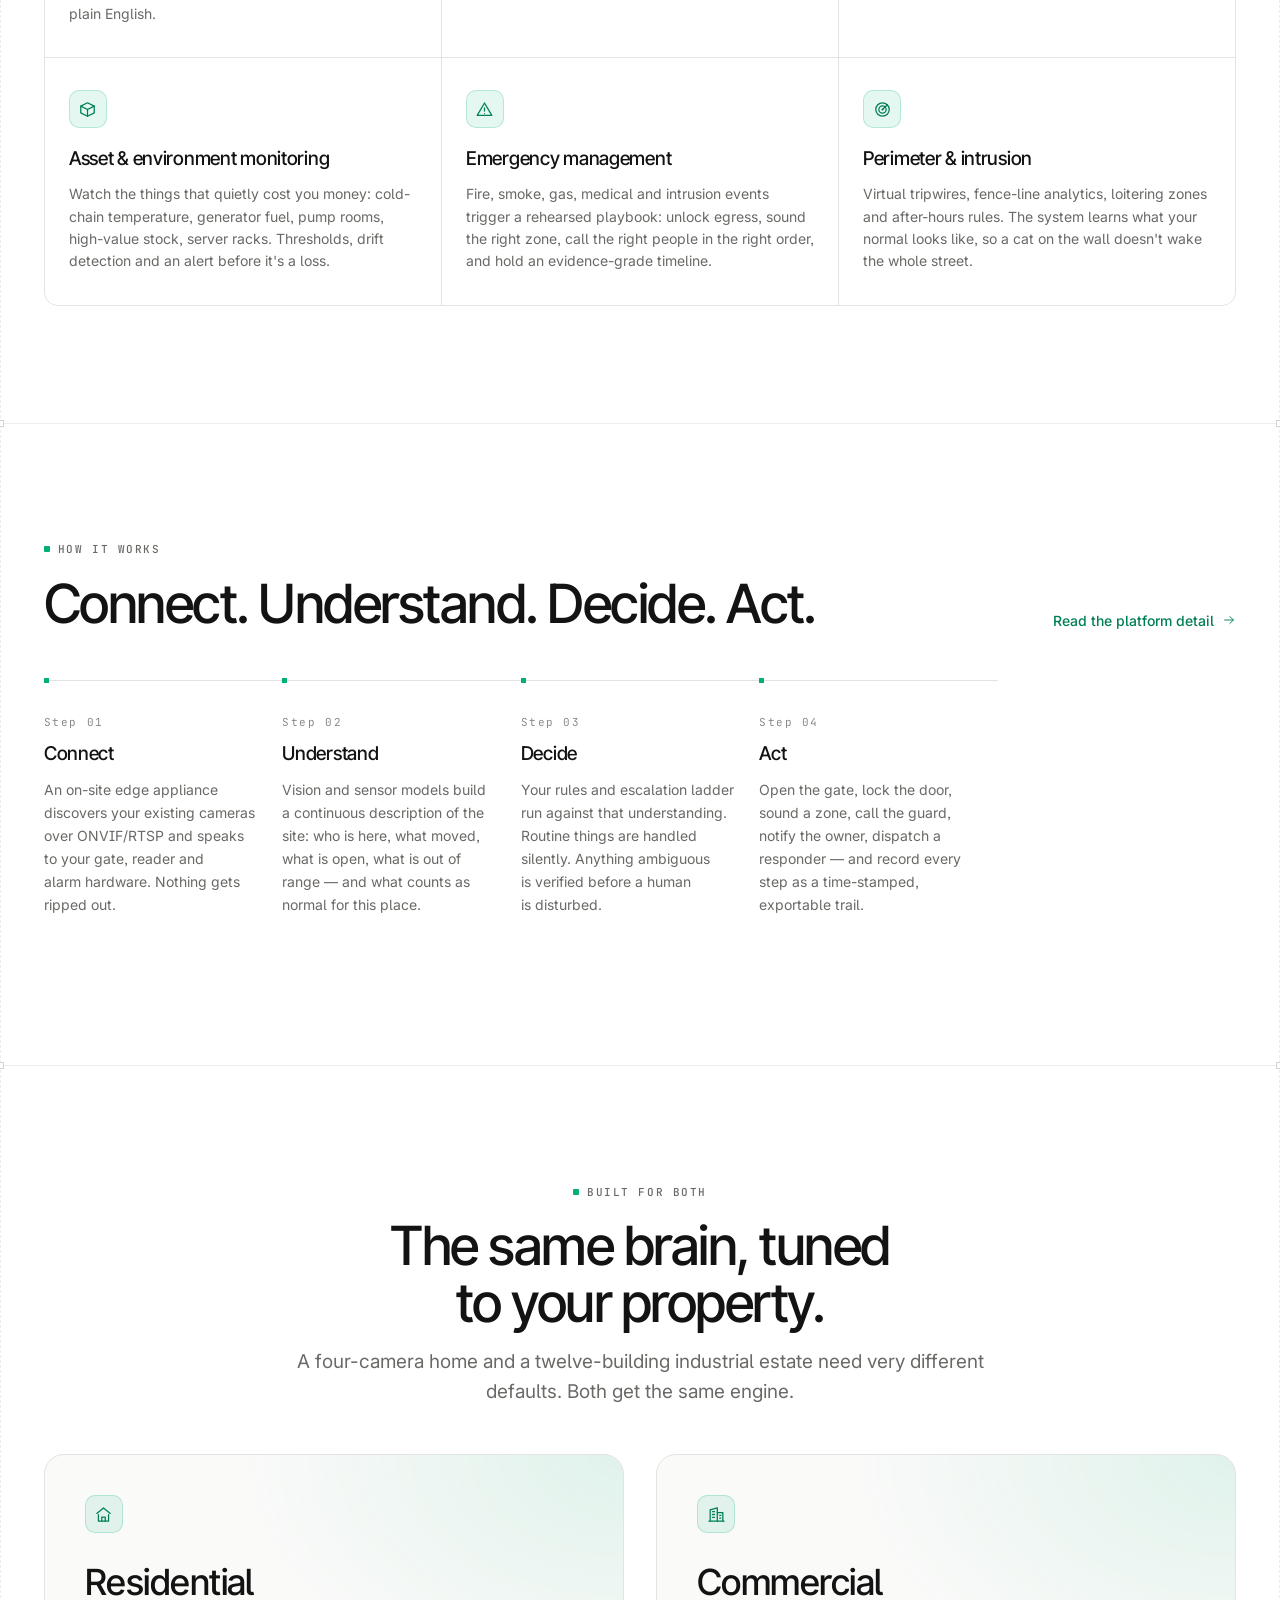
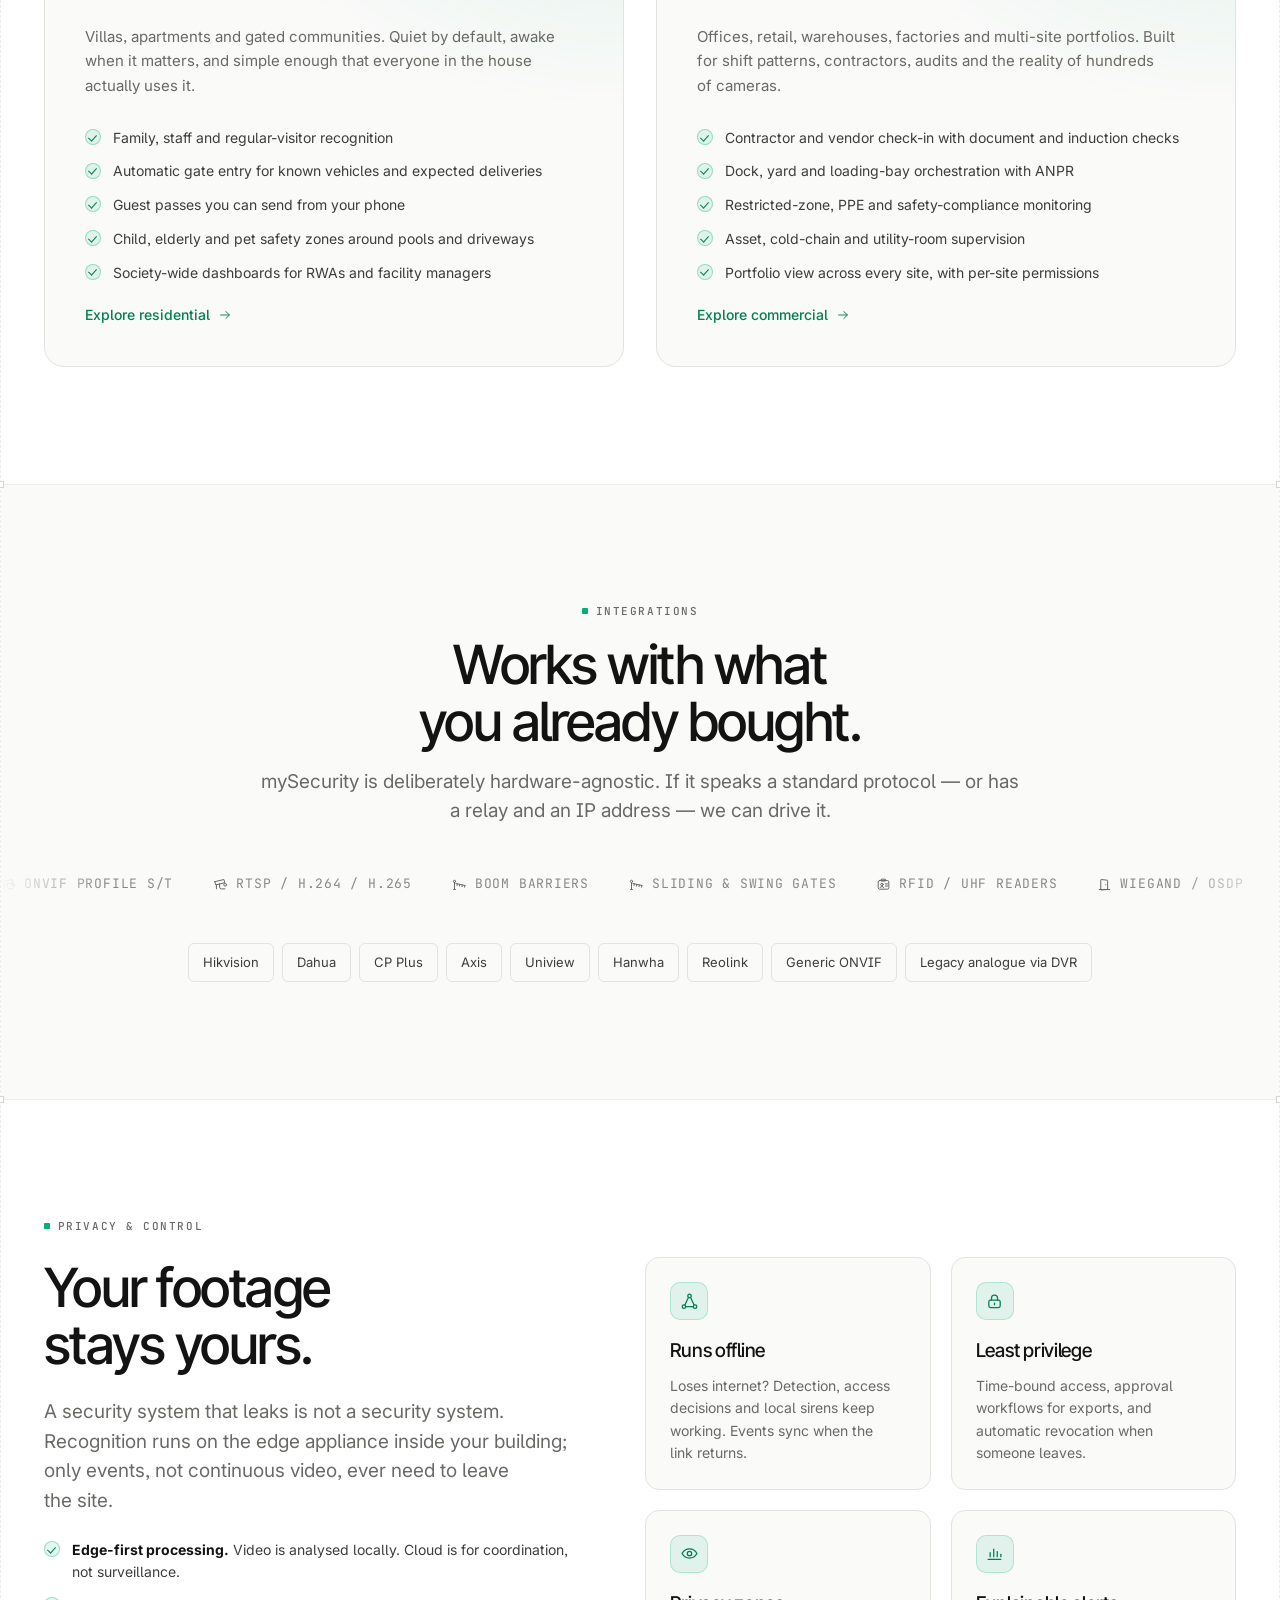
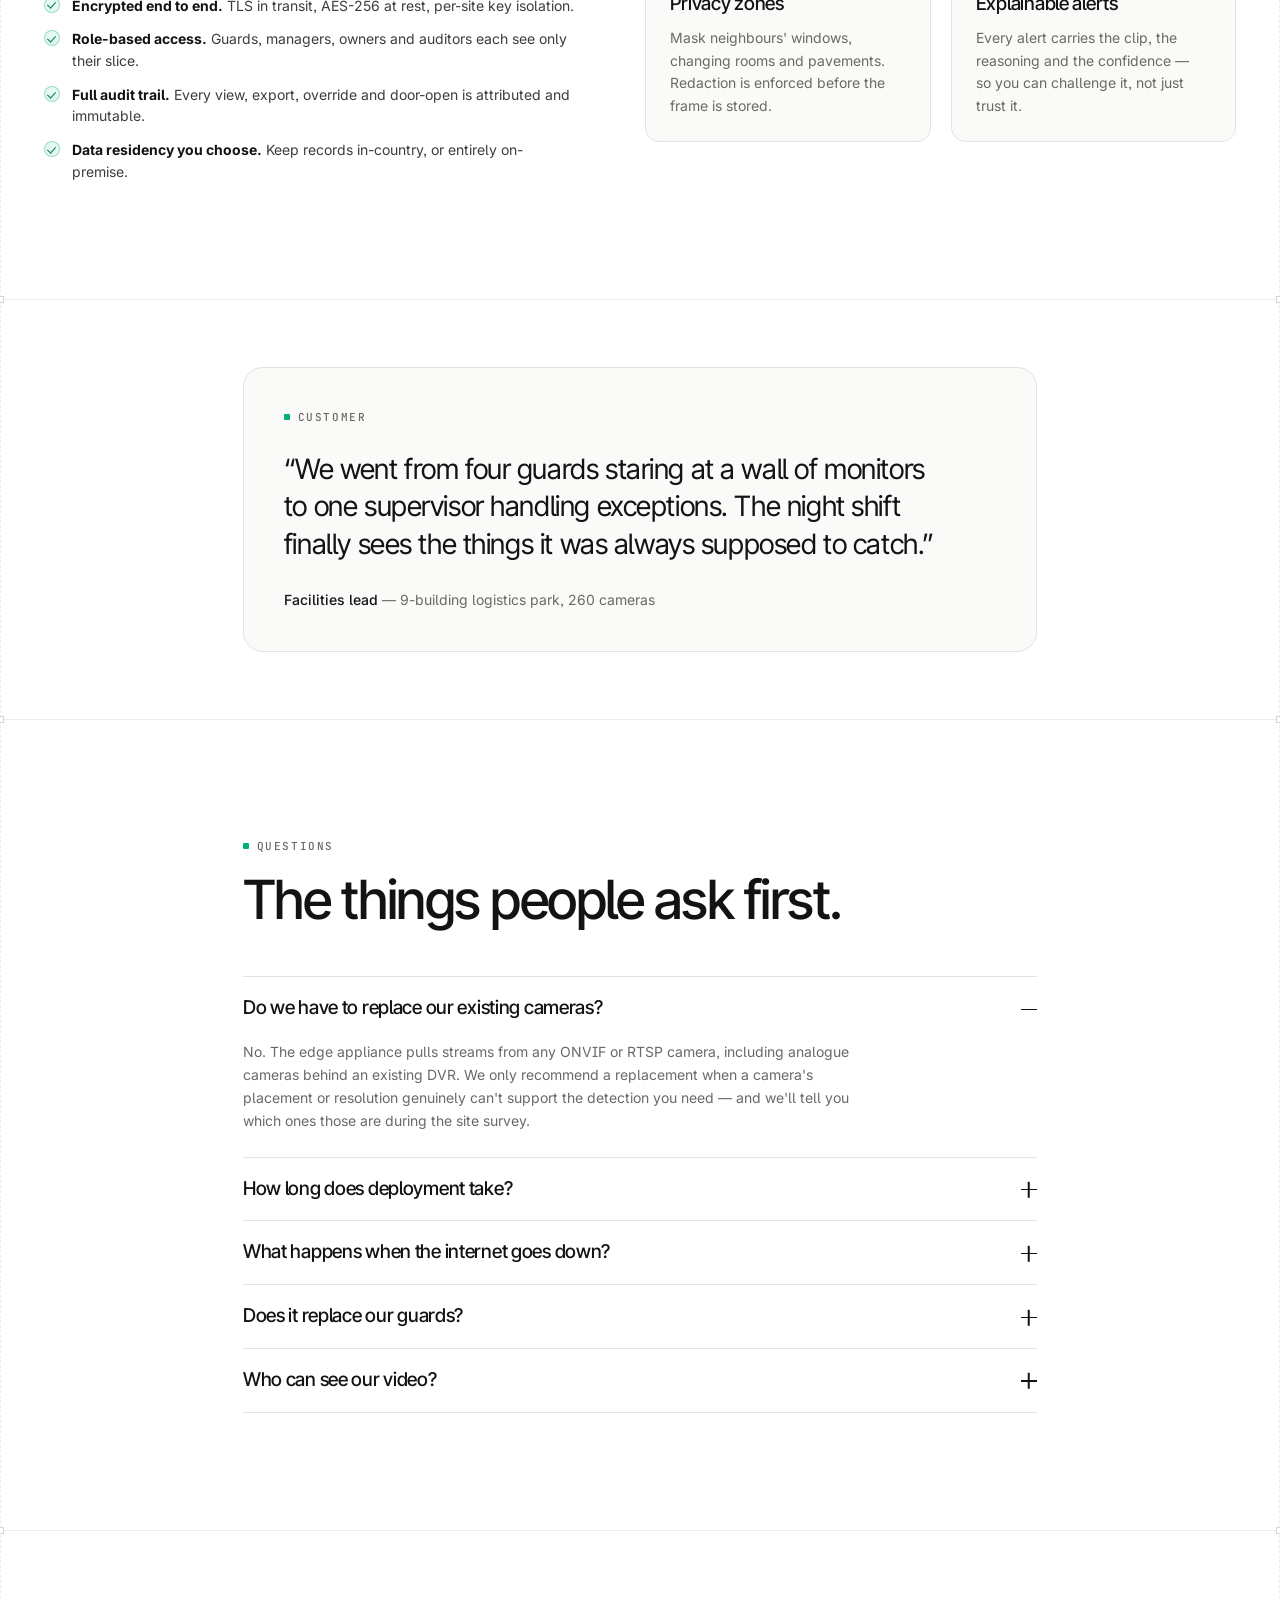
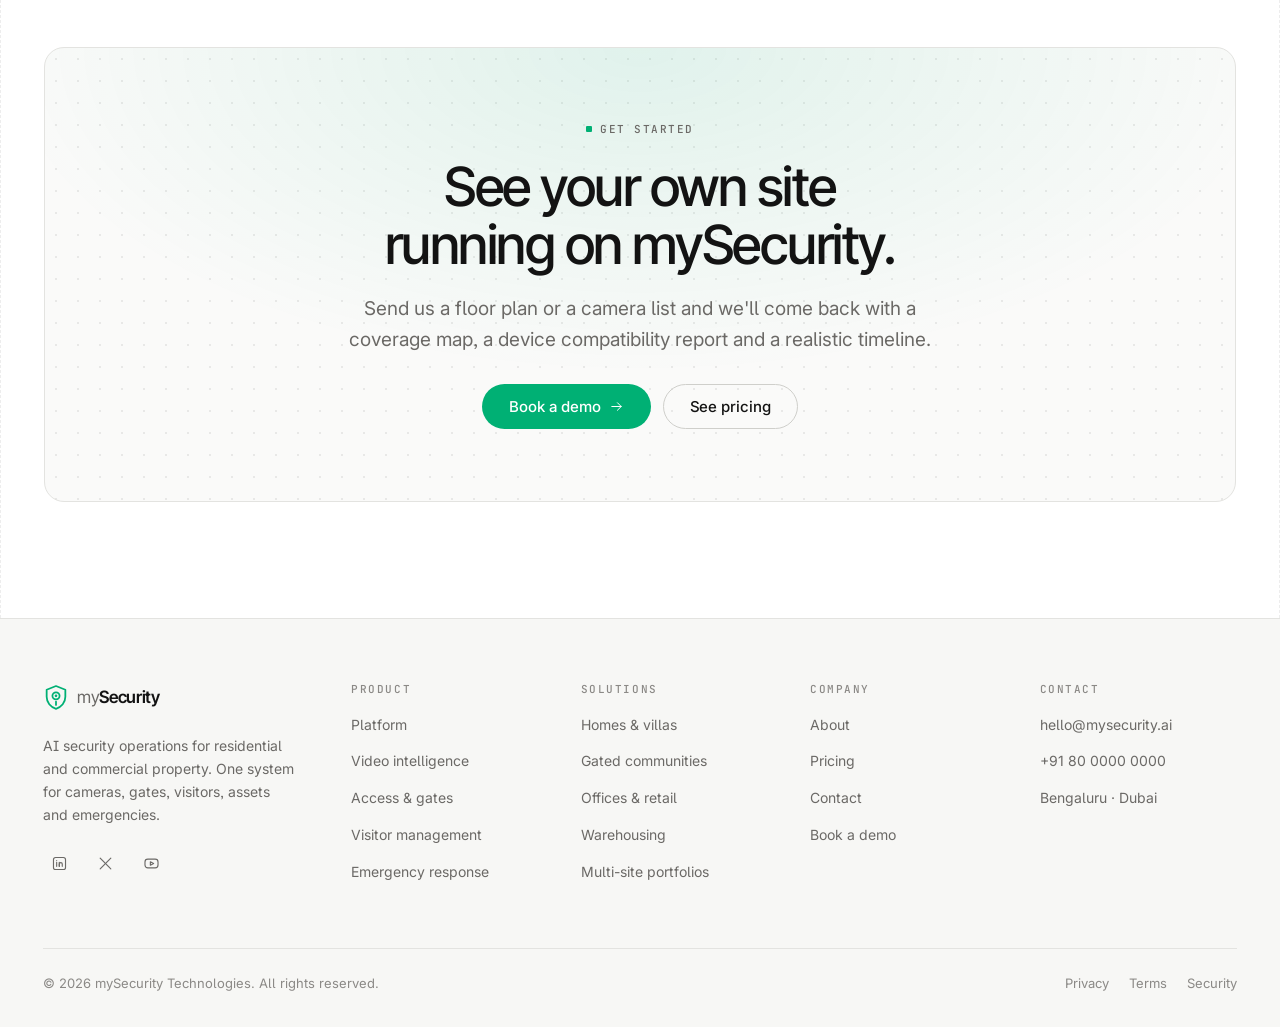
<file: lab.html>
<!doctype html>
<html lang="en" data-theme="dark">
<head>
<meta charset="utf-8">
<meta name="viewport" content="width=device-width, initial-scale=1">
<title>Lab — mySecurity</title>
<meta name="description" content="Internal experiment page. Not linked from the site.">

<!-- ============================================================
     SCRATCH PAGE — a copy of index.html for experimenting with the
     3D camera. Nothing links here and it is excluded from the
     sitemap and from crawlers on purpose. Do not link to it.
     ============================================================ -->
<meta name="robots" content="noindex, nofollow">

<link rel="icon" href="assets/img/favicon.svg" type="image/svg+xml">
<link rel="preconnect" href="https://fonts.googleapis.com">
<link rel="preconnect" href="https://fonts.gstatic.com" crossorigin>
<link rel="stylesheet" href="https://fonts.googleapis.com/css2?family=Inter+Tight:wght@400;500;600&family=Inter:wght@400;500;600&family=JetBrains+Mono:wght@400;500&display=swap">

<link rel="stylesheet" href="assets/css/tokens.css">
<link rel="stylesheet" href="assets/css/base.css">
<link rel="stylesheet" href="assets/css/layout.css">
<link rel="stylesheet" href="assets/css/components.css">
<!-- Experiment-only stylesheet. Loaded last so it can override components.css. -->
<link rel="stylesheet" href="assets/css/lab.css">

<script src="assets/js/theme-init.js"></script>
<script type="module" src="assets/js/main.js"></script>
<!-- Experiment-only: drives the head, the cone and the pointer interaction. -->
<script defer src="assets/js/hero-camera.js"></script>
</head>

<body>
<a class="skip-link" href="#main">Skip to content</a>

<!-- ====================================================================
     Header
     ==================================================================== -->
<header class="site-header" data-header>
  <div class="site-header__inner">
    <a class="brand" href="index.html">
      <svg class="brand__mark" aria-hidden="true"><use href="assets/img/icons.svg#icon-logo"></use></svg>
      <span class="brand__word"><em>my</em>Security</span>
    </a>

    <nav class="site-header__nav" aria-label="Primary" data-nav-links>
      <a class="nav-link" href="platform.html">Platform</a>
      <a class="nav-link" href="residential.html">Residential</a>
      <a class="nav-link" href="commercial.html">Commercial</a>
      <a class="nav-link" href="pricing.html">Pricing</a>
      <a class="nav-link" href="about.html">Company</a>
    </nav>

    <div class="site-header__actions">
      <button class="icon-btn" type="button" data-theme-toggle aria-label="Switch theme">
        <svg class="icon-sun" aria-hidden="true"><use href="assets/img/icons.svg#icon-sun"></use></svg>
        <svg class="icon-moon" aria-hidden="true"><use href="assets/img/icons.svg#icon-moon"></use></svg>
      </button>
      <a class="btn btn--ghost" href="contact.html">Talk to sales</a>
      <a class="btn btn--primary" href="contact.html#demo">Book a demo</a>
      <button class="icon-btn menu-btn" type="button" data-menu-button aria-expanded="false" aria-controls="mobile-menu" aria-label="Open menu">
        <svg aria-hidden="true"><use href="assets/img/icons.svg#icon-menu"></use></svg>
      </button>
    </div>
  </div>
</header>

<div class="mobile-menu" id="mobile-menu" data-menu>
  <nav aria-label="Mobile">
    <ul>
      <li><a href="platform.html">Platform</a></li>
      <li><a href="residential.html">Residential</a></li>
      <li><a href="commercial.html">Commercial</a></li>
      <li><a href="pricing.html">Pricing</a></li>
      <li><a href="about.html">Company</a></li>
      <li><a href="contact.html">Contact</a></li>
    </ul>
  </nav>
  <div class="mobile-menu__actions">
    <a class="btn btn--primary btn--lg btn--block" href="contact.html#demo">Book a demo</a>
    <a class="btn btn--secondary btn--lg btn--block" href="contact.html">Talk to sales</a>
  </div>
</div>

<main id="main">
<div class="frame">

  <!-- ==================================================================
       Hero
       The camera is part of the composition rather than a figure below it.
       Its viewing angle is a real light cone that sweeps across the copy and
       lifts the headline as it passes. Geometry and timing: lab.css §15-17.
       ================================================================== -->
  <section class="hero hero--lab section--dotted section--seam">

    <!-- Rig: mounted upper-left, angled down toward the copy. Decorative,
         exposed to AT as a single labelled node. -->
    <div class="hero__rig">
        <div class="cam" role="img"
             aria-label="Illustration of a wall-mounted bullet CCTV camera slowly panning from left to right.">
          <div class="cam__scene">

            <!-- ---- implied mounting surface (fixed) ---------------- -->
            <div class="cam-g wall">
              <i class="cam-f wall__panel"></i>
              <i class="cam-f wall__shadow"></i>
              <i class="cam-f wall__cable"></i>
            </div>

            <!-- ---- wall plate: 14-face collar + disc (fixed) ------- -->
            <div class="cam-g plate">
              <i class="cam-f cam-shell plate__seg"></i>
              <i class="cam-f cam-shell plate__seg"></i>
              <i class="cam-f cam-shell plate__seg"></i>
              <i class="cam-f cam-shell plate__seg"></i>
              <i class="cam-f cam-shell plate__seg"></i>
              <i class="cam-f cam-shell plate__seg"></i>
              <i class="cam-f cam-shell plate__seg"></i>
              <i class="cam-f cam-shell plate__seg"></i>
              <i class="cam-f cam-shell plate__seg"></i>
              <i class="cam-f cam-shell plate__seg"></i>
              <i class="cam-f cam-shell plate__seg"></i>
              <i class="cam-f cam-shell plate__seg"></i>
              <i class="cam-f cam-shell plate__seg"></i>
              <i class="cam-f cam-shell plate__seg"></i>
              <i class="cam-f plate__face">
                <i class="plate__screw"></i>
                <i class="plate__screw"></i>
                <i class="plate__screw"></i>
                <i class="plate__screw"></i>
              </i>
            </div>

            <!-- ---- mount arm: 12-face tube (fixed) ----------------- -->
            <div class="cam-g arm">
              <i class="cam-f cam-shell arm__seg"></i>
              <i class="cam-f cam-shell arm__seg"></i>
              <i class="cam-f cam-shell arm__seg"></i>
              <i class="cam-f cam-shell arm__seg"></i>
              <i class="cam-f cam-shell arm__seg"></i>
              <i class="cam-f cam-shell arm__seg"></i>
              <i class="cam-f cam-shell arm__seg"></i>
              <i class="cam-f cam-shell arm__seg"></i>
              <i class="cam-f cam-shell arm__seg"></i>
              <i class="cam-f cam-shell arm__seg"></i>
              <i class="cam-f cam-shell arm__seg"></i>
              <i class="cam-f cam-shell arm__seg"></i>
            </div>

            <!-- ==========================================================
                 THE HEAD — everything below pans together.
                 transform-origin is pinned to the mount post in lab.css.
                 ========================================================== -->
            <div class="cam-g cam__yaw">

              <!-- ---- pan post / knuckle: 12-face vertical tube ----- -->
              <div class="cam-g post">
                <i class="cam-f cam-shell post__seg"></i>
                <i class="cam-f cam-shell post__seg"></i>
                <i class="cam-f cam-shell post__seg"></i>
                <i class="cam-f cam-shell post__seg"></i>
                <i class="cam-f cam-shell post__seg"></i>
                <i class="cam-f cam-shell post__seg"></i>
                <i class="cam-f cam-shell post__seg"></i>
                <i class="cam-f cam-shell post__seg"></i>
                <i class="cam-f cam-shell post__seg"></i>
                <i class="cam-f cam-shell post__seg"></i>
                <i class="cam-f cam-shell post__seg"></i>
                <i class="cam-f cam-shell post__seg"></i>
              </div>
              <i class="cam-f post__bolt"></i>

              <!-- ---- body: 18-face tube + caps + status LED -------- -->
              <div class="cam-g body">
                <i class="cam-f cam-shell body__seg"></i>
                <i class="cam-f cam-shell body__seg"></i>
                <i class="cam-f cam-shell body__seg"></i>
                <i class="cam-f cam-shell body__seg"></i>
                <i class="cam-f cam-shell body__seg"></i>
                <i class="cam-f cam-shell body__seg"></i>
                <i class="cam-f cam-shell body__seg"></i>
                <i class="cam-f cam-shell body__seg"></i>
                <i class="cam-f cam-shell body__seg"></i>
                <i class="cam-f cam-shell body__seg"></i>
                <i class="cam-f cam-shell body__seg"></i>
                <i class="cam-f cam-shell body__seg"></i>
                <i class="cam-f cam-shell body__seg"></i>
                <i class="cam-f cam-shell body__seg"></i>
                <i class="cam-f cam-shell body__seg"></i>
                <i class="cam-f cam-shell body__seg"></i>
                <i class="cam-f cam-shell body__seg"></i>
                <i class="cam-f cam-shell body__seg"></i>
              <i class="cam-f body__logo">
                <svg aria-hidden="true"><use href="assets/img/icons.svg#icon-logo"></use></svg>
                <span>mySecurity</span>
              </i>
              <i class="cam-f body__cap-rear"></i>
                <i class="cam-f body__cap-front"></i>
                <i class="cam-f body__led"></i>
              </div>

              <!-- ---- sun hood: 8-face partial tube over the top ---- -->
              <div class="cam-g hood">
                <i class="cam-f cam-shell hood__seg"></i>
                <i class="cam-f cam-shell hood__seg"></i>
                <i class="cam-f cam-shell hood__seg"></i>
                <i class="cam-f cam-shell hood__seg"></i>
                <i class="cam-f cam-shell hood__seg"></i>
                <i class="cam-f cam-shell hood__seg"></i>
                <i class="cam-f cam-shell hood__seg"></i>
                <i class="cam-f cam-shell hood__seg"></i>
                <i class="cam-f hood__mouth"></i>
              </div>

              <!-- ---- lens barrel: 16-face tube --------------------- -->
              <div class="cam-g barrel">
                <i class="cam-f cam-shell barrel__seg"></i>
                <i class="cam-f cam-shell barrel__seg"></i>
                <i class="cam-f cam-shell barrel__seg"></i>
                <i class="cam-f cam-shell barrel__seg"></i>
                <i class="cam-f cam-shell barrel__seg"></i>
                <i class="cam-f cam-shell barrel__seg"></i>
                <i class="cam-f cam-shell barrel__seg"></i>
                <i class="cam-f cam-shell barrel__seg"></i>
                <i class="cam-f cam-shell barrel__seg"></i>
                <i class="cam-f cam-shell barrel__seg"></i>
                <i class="cam-f cam-shell barrel__seg"></i>
                <i class="cam-f cam-shell barrel__seg"></i>
                <i class="cam-f cam-shell barrel__seg"></i>
                <i class="cam-f cam-shell barrel__seg"></i>
                <i class="cam-f cam-shell barrel__seg"></i>
                <i class="cam-f cam-shell barrel__seg"></i>
              </div>

              <!-- ---- lens stack: coaxial discs, +X order = depth --- -->
              <div class="cam-g lens">
                <i class="cam-f lens__ring">
                  <i class="ir__dot"></i>
                  <i class="ir__dot"></i>
                  <i class="ir__dot"></i>
                  <i class="ir__dot"></i>
                  <i class="ir__dot"></i>
                  <i class="ir__dot"></i>
                  <i class="ir__dot"></i>
                  <i class="ir__dot"></i>
                </i>
                <i class="cam-f lens__glass"></i>
                <i class="cam-f lens__chroma"></i>
                <i class="cam-f lens__iris"></i>
                <i class="cam-f lens__spec"></i>
                <i class="cam-f lens__led"></i>
              </div>

              <!-- ---- detection cone: two crossed wedges ------------ -->
              <div class="cam-g cone">
              </div>

            </div><!-- /.cam__yaw -->
          </div><!-- /.cam__scene -->
        </div><!-- /.cam -->
    </div>

    <div class="wrap">
      <div class="hero__inner">
        <span class="badge badge--accent">
          <span class="badge__dot badge__dot--live"></span>
          Now monitoring 1,200+ sites
        </span>

        <h1 class="hero__title" data-lit>One AI watching every camera, gate and door.</h1>

        <p class="hero__lead" data-lit>
          mySecurity turns the equipment you already own into a single security
          system that thinks. It sees what matters, decides what to do, and acts
          in seconds — across homes, campuses, warehouses and offices.
        </p>

        <div class="hero__actions">
          <a class="btn btn--primary btn--lg" href="contact.html#demo" data-lit-glow>
            Book a demo
            <svg aria-hidden="true"><use href="assets/img/icons.svg#icon-arrow-right"></use></svg>
          </a>
          <a class="btn btn--secondary btn--lg" href="platform.html" data-lit-glow>See how it works</a>
        </div>

        <p class="hero__note" data-lit>Works with existing CCTV · No rip-and-replace · Live in days</p>
      </div>
    </div>

    <!-- Fires when the head re-acquires a moving subject. Pinned to the lens
         via --pivot-x/y, so it tracks the front of the camera as it pans.
         The outer span positions, the inner one animates. -->
    <span class="cam-alert" data-alert aria-hidden="true"><i>!</i></span>

    <!-- What the camera is looking at, annotated. Decorative and inert:
         hidden from AT, never intercepts a click. -->
    <div class="tracker" data-tracker data-state="loiter" aria-hidden="true">
      <span class="tracker__tag tracker__tag--id">Friendly User</span>
      <span class="tracker__box"><i></i><i></i><i></i><i></i></span>
      <span class="tracker__tag tracker__tag--act" data-tracker-label>Loitering</span>
    </div>

    <!-- The visible viewing angle. Painted above the copy and blended, so the
         light reads as passing over the words rather than under them. -->
    <div class="hero__beam" aria-hidden="true">
      <i class="hero__beam-spill"></i>
      <i class="hero__beam-core"></i>
    </div>
  </section>


  <!-- ==================================================================
       Stats
       ================================================================== -->
  <section class="section section--tight">
    <div class="wrap">
      <div class="stats" data-reveal-group>
        <div class="stat">
          <span class="stat__value"><span data-count="92" data-count-suffix="%">92%</span></span>
          <span class="stat__label">Fewer false alarms than motion-only CCTV alerting</span>
        </div>
        <div class="stat">
          <span class="stat__value"><span data-count="1.8" data-count-suffix="s">1.8s</span></span>
          <span class="stat__label">Median time from detection to a verified, routed alert</span>
        </div>
        <div class="stat">
          <span class="stat__value"><span data-count="40" data-count-suffix="+">40+</span></span>
          <span class="stat__label">Camera, gate, reader and sensor families supported</span>
        </div>
        <div class="stat">
          <span class="stat__value">24<span class="accent">/7</span></span>
          <span class="stat__label">Unattended cover, with human escalation when it counts</span>
        </div>
      </div>
    </div>
  </section>

  <!-- ==================================================================
       Capabilities
       ================================================================== -->
  <section class="section" id="capabilities">
    <div class="wrap">
      <div class="section-head">
        <span class="eyebrow">One system</span>
        <h2>Everything on site, under one intelligence.</h2>
        <p>
          Most properties run five disconnected systems and a WhatsApp group.
          mySecurity puts cameras, access control, visitors, assets and
          emergencies behind a single brain — and a single screen.
        </p>
      </div>

      <div class="card-grid" data-reveal-group>
        <article class="card card--feature">
          <span class="card__icon"><svg aria-hidden="true"><use href="assets/img/icons.svg#icon-camera"></use></svg></span>
          <h3>Video intelligence</h3>
          <p>
            Every camera gets a description, not just a motion box. People,
            vehicles, packages, loitering, tailgating, crowding, fallen persons,
            open doors — recognised in context and searchable in plain English.
          </p>
        </article>

        <article class="card card--feature">
          <span class="card__icon"><svg aria-hidden="true"><use href="assets/img/icons.svg#icon-gate"></use></svg></span>
          <h3>Gates &amp; access control</h3>
          <p>
            Boom barriers, sliding gates, turnstiles and door controllers driven
            by policy rather than a guard's judgement. Number-plate recognition,
            resident lists, delivery windows and one-tap remote open.
          </p>
        </article>

        <article class="card card--feature">
          <span class="card__icon"><svg aria-hidden="true"><use href="assets/img/icons.svg#icon-badge"></use></svg></span>
          <h3>Visitors &amp; guests</h3>
          <p>
            Pre-authorised passes, QR check-in, ID capture and automatic host
            notification. Every entry and exit is logged with a face, a time and
            a reason — and expiring passes close themselves.
          </p>
        </article>

        <article class="card card--feature">
          <span class="card__icon"><svg aria-hidden="true"><use href="assets/img/icons.svg#icon-asset"></use></svg></span>
          <h3>Asset &amp; environment monitoring</h3>
          <p>
            Watch the things that quietly cost you money: cold-chain
            temperature, generator fuel, pump rooms, high-value stock, server
            racks. Thresholds, drift detection and an alert before it's a loss.
          </p>
        </article>

        <article class="card card--feature">
          <span class="card__icon"><svg aria-hidden="true"><use href="assets/img/icons.svg#icon-alert"></use></svg></span>
          <h3>Emergency management</h3>
          <p>
            Fire, smoke, gas, medical and intrusion events trigger a rehearsed
            playbook: unlock egress, sound the right zone, call the right people
            in the right order, and hold an evidence-grade timeline.
          </p>
        </article>

        <article class="card card--feature">
          <span class="card__icon"><svg aria-hidden="true"><use href="assets/img/icons.svg#icon-radar"></use></svg></span>
          <h3>Perimeter &amp; intrusion</h3>
          <p>
            Virtual tripwires, fence-line analytics, loitering zones and
            after-hours rules. The system learns what your normal looks like, so
            a cat on the wall doesn't wake the whole street.
          </p>
        </article>
      </div>
    </div>
  </section>

  <!-- ==================================================================
       How it works
       ================================================================== -->
  <section class="section" id="how">
    <div class="wrap">
      <div class="section-head section-head--split">
        <div class="stack">
          <span class="eyebrow">How it works</span>
          <h2>Connect. Understand. Decide. Act.</h2>
        </div>
        <a class="link-arrow" href="platform.html">
          Read the platform detail
          <svg aria-hidden="true"><use href="assets/img/icons.svg#icon-arrow-right"></use></svg>
        </a>
      </div>

      <div class="steps" data-reveal-group data-reveal-step="80">
        <article class="step">
          <span class="step-index">Step 01</span>
          <h3>Connect</h3>
          <p>
            An on-site edge appliance discovers your existing cameras over
            ONVIF/RTSP and speaks to your gate, reader and alarm hardware.
            Nothing gets ripped out.
          </p>
        </article>

        <article class="step">
          <span class="step-index">Step 02</span>
          <h3>Understand</h3>
          <p>
            Vision and sensor models build a continuous description of the site:
            who is here, what moved, what is open, what is out of range — and
            what counts as normal for this place.
          </p>
        </article>

        <article class="step">
          <span class="step-index">Step 03</span>
          <h3>Decide</h3>
          <p>
            Your rules and escalation ladder run against that understanding.
            Routine things are handled silently. Anything ambiguous is verified
            before a human is disturbed.
          </p>
        </article>

        <article class="step">
          <span class="step-index">Step 04</span>
          <h3>Act</h3>
          <p>
            Open the gate, lock the door, sound a zone, call the guard, notify
            the owner, dispatch a responder — and record every step as a
            time-stamped, exportable trail.
          </p>
        </article>
      </div>
    </div>
  </section>

  <!-- ==================================================================
       Residential / Commercial split
       ================================================================== -->
  <section class="section">
    <div class="wrap">
      <div class="section-head section-head--center">
        <span class="eyebrow">Built for both</span>
        <h2>The same brain, tuned to your property.</h2>
        <p>
          A four-camera home and a twelve-building industrial estate need very
          different defaults. Both get the same engine.
        </p>
      </div>

      <div class="grid grid--2 grid--wide" data-reveal-group>
        <article class="panel">
          <span class="card__icon"><svg aria-hidden="true"><use href="assets/img/icons.svg#icon-home"></use></svg></span>
          <h3>Residential</h3>
          <p class="text-muted">
            Villas, apartments and gated communities. Quiet by default, awake
            when it matters, and simple enough that everyone in the house
            actually uses it.
          </p>
          <ul class="ticks panel__list">
            <li>Family, staff and regular-visitor recognition</li>
            <li>Automatic gate entry for known vehicles and expected deliveries</li>
            <li>Guest passes you can send from your phone</li>
            <li>Child, elderly and pet safety zones around pools and driveways</li>
            <li>Society-wide dashboards for RWAs and facility managers</li>
          </ul>
          <a class="link-arrow" href="residential.html">
            Explore residential
            <svg aria-hidden="true"><use href="assets/img/icons.svg#icon-arrow-right"></use></svg>
          </a>
        </article>

        <article class="panel">
          <span class="card__icon"><svg aria-hidden="true"><use href="assets/img/icons.svg#icon-building"></use></svg></span>
          <h3>Commercial</h3>
          <p class="text-muted">
            Offices, retail, warehouses, factories and multi-site portfolios.
            Built for shift patterns, contractors, audits and the reality of
            hundreds of cameras.
          </p>
          <ul class="ticks panel__list">
            <li>Contractor and vendor check-in with document and induction checks</li>
            <li>Dock, yard and loading-bay orchestration with ANPR</li>
            <li>Restricted-zone, PPE and safety-compliance monitoring</li>
            <li>Asset, cold-chain and utility-room supervision</li>
            <li>Portfolio view across every site, with per-site permissions</li>
          </ul>
          <a class="link-arrow" href="commercial.html">
            Explore commercial
            <svg aria-hidden="true"><use href="assets/img/icons.svg#icon-arrow-right"></use></svg>
          </a>
        </article>
      </div>
    </div>
  </section>

  <!-- ==================================================================
       Integrations
       ================================================================== -->
  <section class="section section--surface" id="integrations">
    <div class="wrap">
      <div class="section-head section-head--center">
        <span class="eyebrow">Integrations</span>
        <h2>Works with what you already bought.</h2>
        <p>
          mySecurity is deliberately hardware-agnostic. If it speaks a standard
          protocol — or has a relay and an IP address — we can drive it.
        </p>
      </div>
    </div>

    <div class="marquee" aria-hidden="true">
      <div class="marquee__track">
        <span class="marquee__item"><svg><use href="assets/img/icons.svg#icon-camera"></use></svg> ONVIF Profile S/T</span>
        <span class="marquee__item"><svg><use href="assets/img/icons.svg#icon-camera"></use></svg> RTSP / H.264 / H.265</span>
        <span class="marquee__item"><svg><use href="assets/img/icons.svg#icon-gate"></use></svg> Boom barriers</span>
        <span class="marquee__item"><svg><use href="assets/img/icons.svg#icon-gate"></use></svg> Sliding &amp; swing gates</span>
        <span class="marquee__item"><svg><use href="assets/img/icons.svg#icon-badge"></use></svg> RFID / UHF readers</span>
        <span class="marquee__item"><svg><use href="assets/img/icons.svg#icon-door"></use></svg> Wiegand / OSDP</span>
        <span class="marquee__item"><svg><use href="assets/img/icons.svg#icon-bell"></use></svg> SIA / Contact ID panels</span>
        <span class="marquee__item"><svg><use href="assets/img/icons.svg#icon-thermo"></use></svg> Modbus / BACnet sensors</span>
        <span class="marquee__item"><svg><use href="assets/img/icons.svg#icon-network"></use></svg> MQTT device bus</span>
        <span class="marquee__item"><svg><use href="assets/img/icons.svg#icon-phone"></use></svg> SIP intercoms</span>
        <!-- Duplicated once so the loop is seamless -->
        <span class="marquee__item"><svg><use href="assets/img/icons.svg#icon-camera"></use></svg> ONVIF Profile S/T</span>
        <span class="marquee__item"><svg><use href="assets/img/icons.svg#icon-camera"></use></svg> RTSP / H.264 / H.265</span>
        <span class="marquee__item"><svg><use href="assets/img/icons.svg#icon-gate"></use></svg> Boom barriers</span>
        <span class="marquee__item"><svg><use href="assets/img/icons.svg#icon-gate"></use></svg> Sliding &amp; swing gates</span>
        <span class="marquee__item"><svg><use href="assets/img/icons.svg#icon-badge"></use></svg> RFID / UHF readers</span>
        <span class="marquee__item"><svg><use href="assets/img/icons.svg#icon-door"></use></svg> Wiegand / OSDP</span>
        <span class="marquee__item"><svg><use href="assets/img/icons.svg#icon-bell"></use></svg> SIA / Contact ID panels</span>
        <span class="marquee__item"><svg><use href="assets/img/icons.svg#icon-thermo"></use></svg> Modbus / BACnet sensors</span>
        <span class="marquee__item"><svg><use href="assets/img/icons.svg#icon-network"></use></svg> MQTT device bus</span>
        <span class="marquee__item"><svg><use href="assets/img/icons.svg#icon-phone"></use></svg> SIP intercoms</span>
      </div>
    </div>

    <div class="wrap mt-12">
      <div class="chip-cloud justify-center">
        <span class="chip">Hikvision</span>
        <span class="chip">Dahua</span>
        <span class="chip">CP Plus</span>
        <span class="chip">Axis</span>
        <span class="chip">Uniview</span>
        <span class="chip">Hanwha</span>
        <span class="chip">Reolink</span>
        <span class="chip">Generic ONVIF</span>
        <span class="chip">Legacy analogue via DVR</span>
      </div>
    </div>
  </section>

  <!-- ==================================================================
       Trust
       ================================================================== -->
  <section class="section" id="trust">
    <div class="wrap">
      <div class="split">
        <div class="stack-6" data-reveal>
          <span class="eyebrow">Privacy &amp; control</span>
          <h2>Your footage stays yours.</h2>
          <p class="text-muted text-lead">
            A security system that leaks is not a security system. Recognition
            runs on the edge appliance inside your building; only events,
            not continuous video, ever need to leave the site.
          </p>
          <ul class="ticks">
            <li><strong class="text-display">Edge-first processing.</strong> Video is analysed locally. Cloud is for coordination, not surveillance.</li>
            <li><strong class="text-display">Encrypted end to end.</strong> TLS in transit, AES-256 at rest, per-site key isolation.</li>
            <li><strong class="text-display">Role-based access.</strong> Guards, managers, owners and auditors each see only their slice.</li>
            <li><strong class="text-display">Full audit trail.</strong> Every view, export, override and door-open is attributed and immutable.</li>
            <li><strong class="text-display">Data residency you choose.</strong> Keep records in-country, or entirely on-premise.</li>
          </ul>
        </div>

        <div class="grid grid--2" data-reveal-group>
          <div class="card">
            <span class="card__icon"><svg aria-hidden="true"><use href="assets/img/icons.svg#icon-network"></use></svg></span>
            <h4>Runs offline</h4>
            <p>Loses internet? Detection, access decisions and local sirens keep working. Events sync when the link returns.</p>
          </div>
          <div class="card">
            <span class="card__icon"><svg aria-hidden="true"><use href="assets/img/icons.svg#icon-lock"></use></svg></span>
            <h4>Least privilege</h4>
            <p>Time-bound access, approval workflows for exports, and automatic revocation when someone leaves.</p>
          </div>
          <div class="card">
            <span class="card__icon"><svg aria-hidden="true"><use href="assets/img/icons.svg#icon-eye"></use></svg></span>
            <h4>Privacy zones</h4>
            <p>Mask neighbours' windows, changing rooms and pavements. Redaction is enforced before the frame is stored.</p>
          </div>
          <div class="card">
            <span class="card__icon"><svg aria-hidden="true"><use href="assets/img/icons.svg#icon-chart"></use></svg></span>
            <h4>Explainable alerts</h4>
            <p>Every alert carries the clip, the reasoning and the confidence — so you can challenge it, not just trust it.</p>
          </div>
        </div>
      </div>
    </div>
  </section>

  <!-- ==================================================================
       Quote
       ================================================================== -->
  <section class="section section--tight">
    <div class="wrap wrap--narrow">
      <figure class="quote" data-reveal>
        <span class="eyebrow">Customer</span>
        <blockquote>
          “We went from four guards staring at a wall of monitors to one
          supervisor handling exceptions. The night shift finally sees the
          things it was always supposed to catch.”
        </blockquote>
        <figcaption>
          <strong>Facilities lead</strong> — 9-building logistics park, 260 cameras
        </figcaption>
      </figure>
    </div>
  </section>

  <!-- ==================================================================
       FAQ
       ================================================================== -->
  <section class="section" id="faq">
    <div class="wrap wrap--narrow">
      <div class="section-head">
        <span class="eyebrow">Questions</span>
        <h2>The things people ask first.</h2>
      </div>

      <div class="accordion" data-accordion="exclusive">
        <div class="accordion__item">
          <h3>
            <button class="accordion__trigger" type="button" data-accordion-trigger
                    aria-expanded="true" aria-controls="faq-1" id="faq-1-t">
              Do we have to replace our existing cameras?
              <span class="accordion__icon" aria-hidden="true"></span>
            </button>
          </h3>
          <div class="accordion__panel" id="faq-1" role="region" aria-labelledby="faq-1-t">
            <div>
              No. The edge appliance pulls streams from any ONVIF or RTSP camera,
              including analogue cameras behind an existing DVR. We only recommend
              a replacement when a camera's placement or resolution genuinely can't
              support the detection you need — and we'll tell you which ones those
              are during the site survey.
            </div>
          </div>
        </div>

        <div class="accordion__item">
          <h3>
            <button class="accordion__trigger" type="button" data-accordion-trigger
                    aria-expanded="false" aria-controls="faq-2" id="faq-2-t">
              How long does deployment take?
              <span class="accordion__icon" aria-hidden="true"></span>
            </button>
          </h3>
          <div class="accordion__panel" id="faq-2" role="region" aria-labelledby="faq-2-t">
            <div>
              A single-property residential site is typically live the same day.
              A commercial site with gates, readers and alarm-panel integration
              usually runs one to three weeks: a survey, an appliance install, a
              week of learning your normal, then rule tuning with your team.
            </div>
          </div>
        </div>

        <div class="accordion__item">
          <h3>
            <button class="accordion__trigger" type="button" data-accordion-trigger
                    aria-expanded="false" aria-controls="faq-3" id="faq-3-t">
              What happens when the internet goes down?
              <span class="accordion__icon" aria-hidden="true"></span>
            </button>
          </h3>
          <div class="accordion__panel" id="faq-3" role="region" aria-labelledby="faq-3-t">
            <div>
              Everything that matters keeps running. Detection, access decisions,
              local alarms and on-site notification are all handled by the edge
              appliance. Remote notifications queue and deliver as soon as
              connectivity returns, and an optional LTE fallback covers the gap.
            </div>
          </div>
        </div>

        <div class="accordion__item">
          <h3>
            <button class="accordion__trigger" type="button" data-accordion-trigger
                    aria-expanded="false" aria-controls="faq-4" id="faq-4-t">
              Does it replace our guards?
              <span class="accordion__icon" aria-hidden="true"></span>
            </button>
          </h3>
          <div class="accordion__panel" id="faq-4" role="region" aria-labelledby="faq-4-t">
            <div>
              It replaces the part of the job humans are worst at — watching a
              quiet screen for eight hours. Guards move from passive monitoring to
              responding to verified, pre-triaged events. Most customers keep the
              same team and cover far more ground with it.
            </div>
          </div>
        </div>

        <div class="accordion__item">
          <h3>
            <button class="accordion__trigger" type="button" data-accordion-trigger
                    aria-expanded="false" aria-controls="faq-5" id="faq-5-t">
              Who can see our video?
              <span class="accordion__icon" aria-hidden="true"></span>
            </button>
          </h3>
          <div class="accordion__panel" id="faq-5" role="region" aria-labelledby="faq-5-t">
            <div>
              Only the people you name, under the roles you assign. mySecurity
              staff have no standing access to customer footage; support access is
              time-boxed, requires your approval, and is written to the same audit
              log you can read.
            </div>
          </div>
        </div>
      </div>
    </div>
  </section>

  <!-- ==================================================================
       CTA
       ================================================================== -->
  <section class="section">
    <div class="wrap">
      <div class="cta" data-reveal>
        <span class="eyebrow">Get started</span>
        <h2>See your own site running on mySecurity.</h2>
        <p>
          Send us a floor plan or a camera list and we'll come back with a
          coverage map, a device compatibility report and a realistic timeline.
        </p>
        <div class="hero__actions">
          <a class="btn btn--primary btn--lg" href="contact.html#demo">
            Book a demo
            <svg aria-hidden="true"><use href="assets/img/icons.svg#icon-arrow-right"></use></svg>
          </a>
          <a class="btn btn--secondary btn--lg" href="pricing.html">See pricing</a>
        </div>
      </div>
    </div>
  </section>

</div>
</main>

<!-- ====================================================================
     Footer
     ==================================================================== -->
<footer class="site-footer">
  <div class="wrap">
    <div class="site-footer__grid">
      <div class="site-footer__brand">
        <a class="brand" href="index.html">
          <svg class="brand__mark" aria-hidden="true"><use href="assets/img/icons.svg#icon-logo"></use></svg>
          <span class="brand__word"><em>my</em>Security</span>
        </a>
        <p>
          AI security operations for residential and commercial property.
          One system for cameras, gates, visitors, assets and emergencies.
        </p>
        <div class="row mt-5">
          <a class="icon-btn" href="#" aria-label="mySecurity on LinkedIn">
            <svg aria-hidden="true"><use href="assets/img/icons.svg#icon-linkedin"></use></svg>
          </a>
          <a class="icon-btn" href="#" aria-label="mySecurity on X">
            <svg aria-hidden="true"><use href="assets/img/icons.svg#icon-x"></use></svg>
          </a>
          <a class="icon-btn" href="#" aria-label="mySecurity on YouTube">
            <svg aria-hidden="true"><use href="assets/img/icons.svg#icon-youtube"></use></svg>
          </a>
        </div>
      </div>

      <div class="footer-col">
        <h3>Product</h3>
        <ul>
          <li><a href="platform.html">Platform</a></li>
          <li><a href="platform.html#video">Video intelligence</a></li>
          <li><a href="platform.html#access">Access &amp; gates</a></li>
          <li><a href="platform.html#visitors">Visitor management</a></li>
          <li><a href="platform.html#emergency">Emergency response</a></li>
        </ul>
      </div>

      <div class="footer-col">
        <h3>Solutions</h3>
        <ul>
          <li><a href="residential.html">Homes &amp; villas</a></li>
          <li><a href="residential.html#communities">Gated communities</a></li>
          <li><a href="commercial.html">Offices &amp; retail</a></li>
          <li><a href="commercial.html#industrial">Warehousing</a></li>
          <li><a href="commercial.html#portfolio">Multi-site portfolios</a></li>
        </ul>
      </div>

      <div class="footer-col">
        <h3>Company</h3>
        <ul>
          <li><a href="about.html">About</a></li>
          <li><a href="pricing.html">Pricing</a></li>
          <li><a href="contact.html">Contact</a></li>
          <li><a href="contact.html#demo">Book a demo</a></li>
        </ul>
      </div>

      <div class="footer-col">
        <h3>Contact</h3>
        <ul>
          <li><a href="mailto:hello@mysecurity.ai">hello@mysecurity.ai</a></li>
          <li><a href="tel:+918000000000">+91 80 0000 0000</a></li>
          <li><span class="text-muted text-sm">Bengaluru · Dubai</span></li>
        </ul>
      </div>
    </div>

    <div class="site-footer__base">
      <span>© <span data-year>2026</span> mySecurity Technologies. All rights reserved.</span>
      <div class="site-footer__legal">
        <a href="privacy.html">Privacy</a>
        <a href="terms.html">Terms</a>
        <a href="privacy.html#security">Security</a>
      </div>
    </div>
  </div>
</footer>

</body>
</html>
</file>
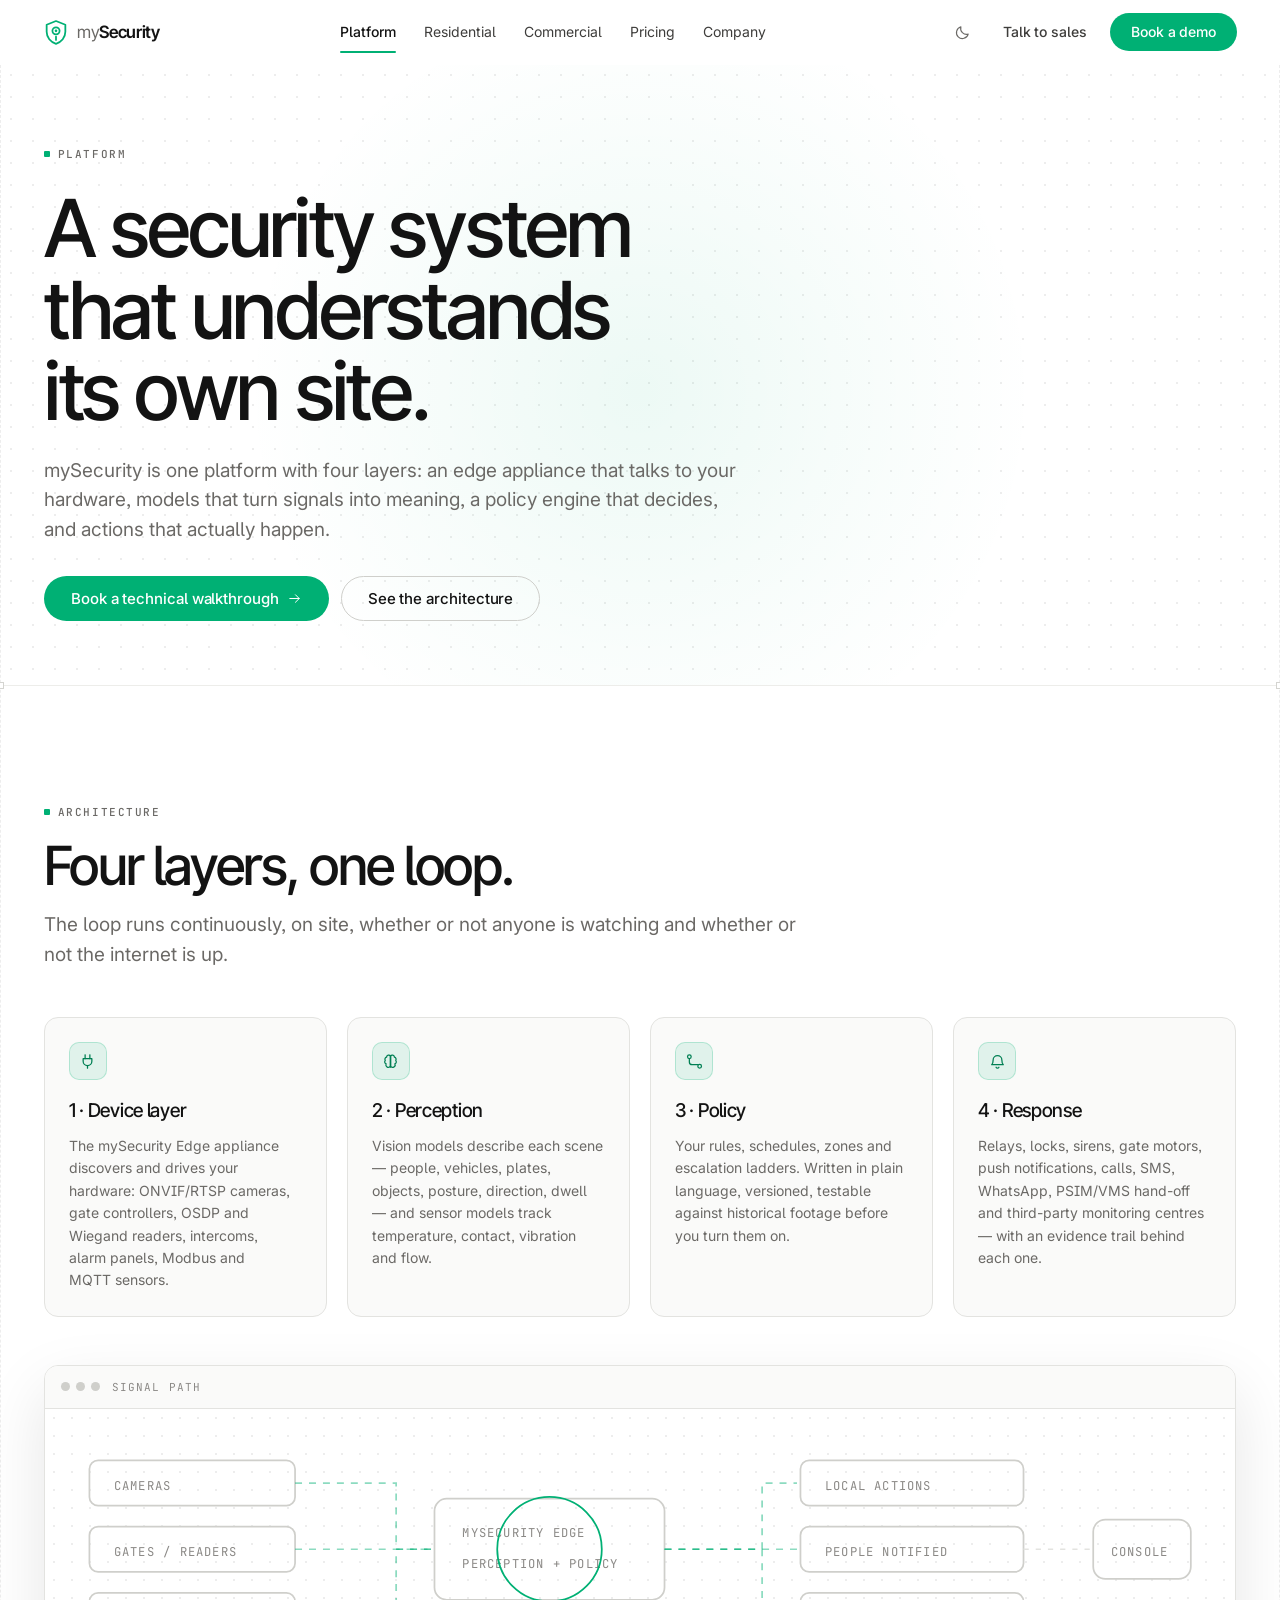
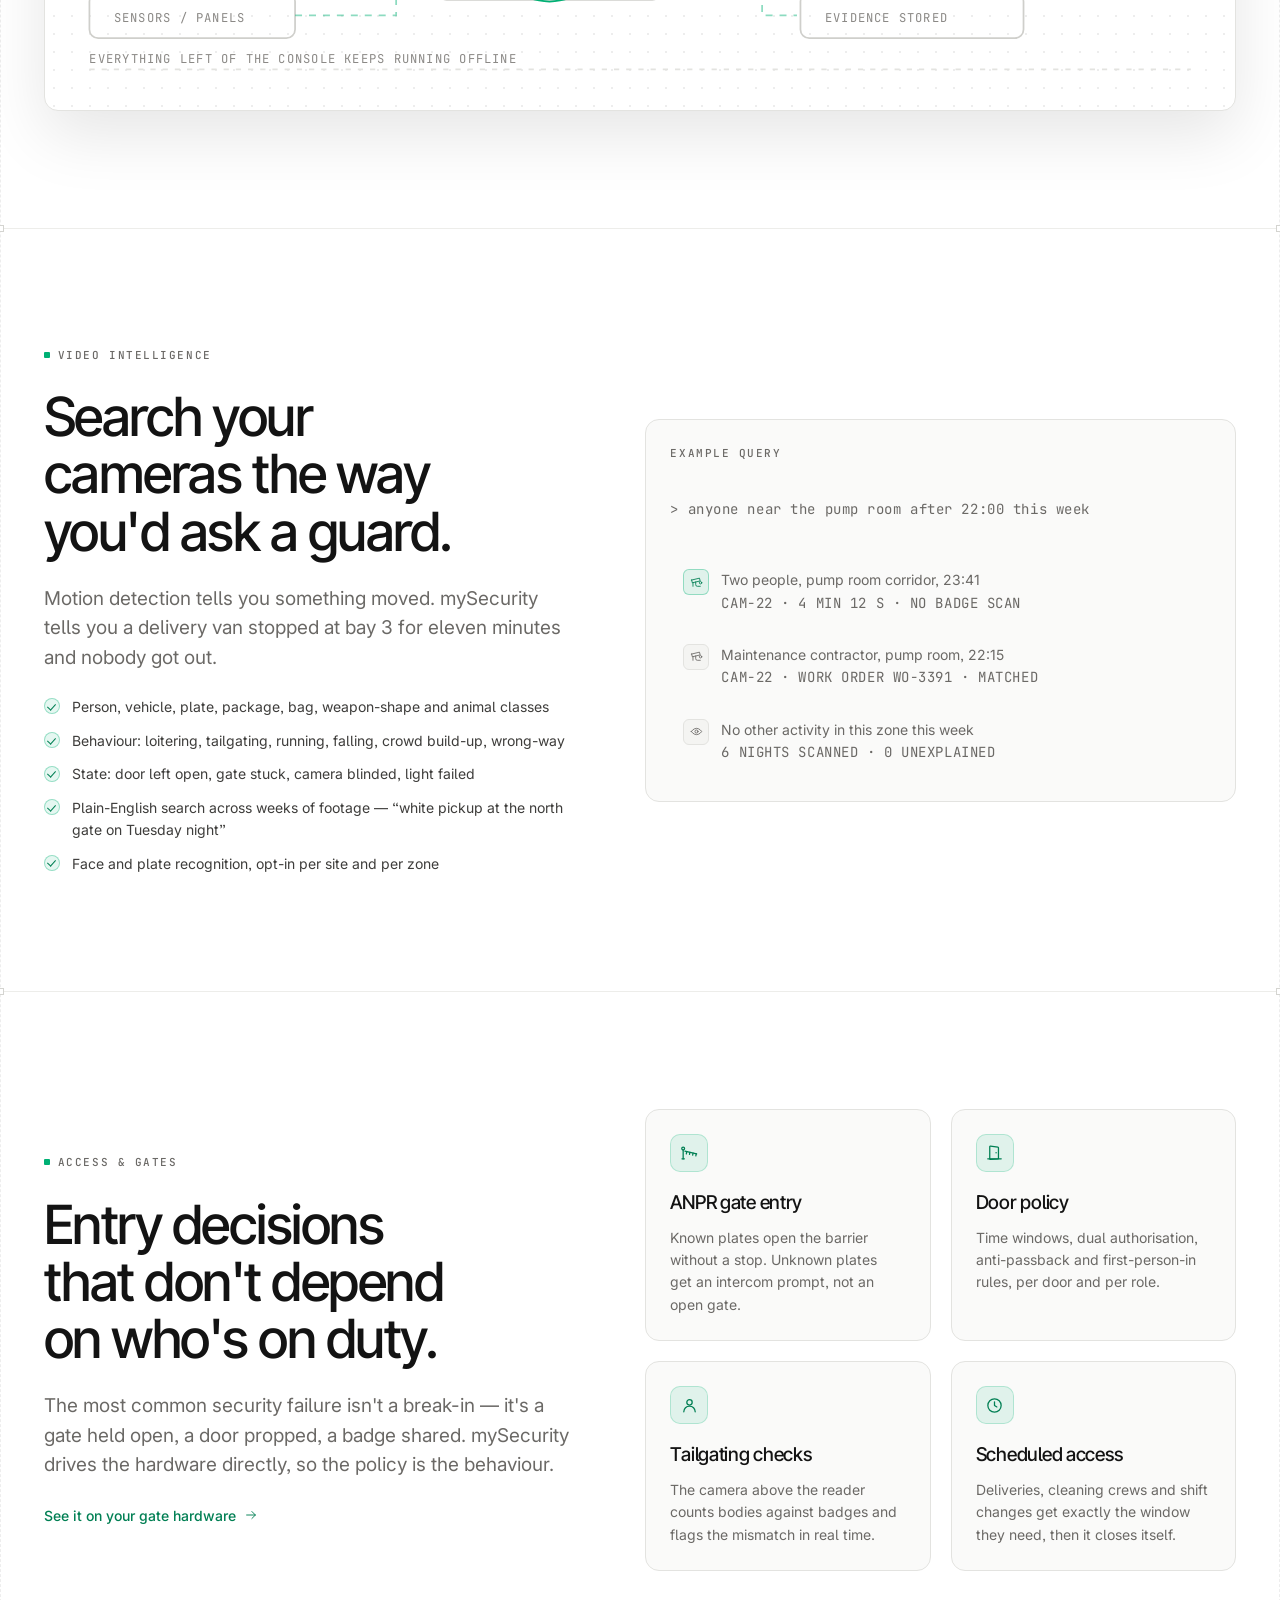
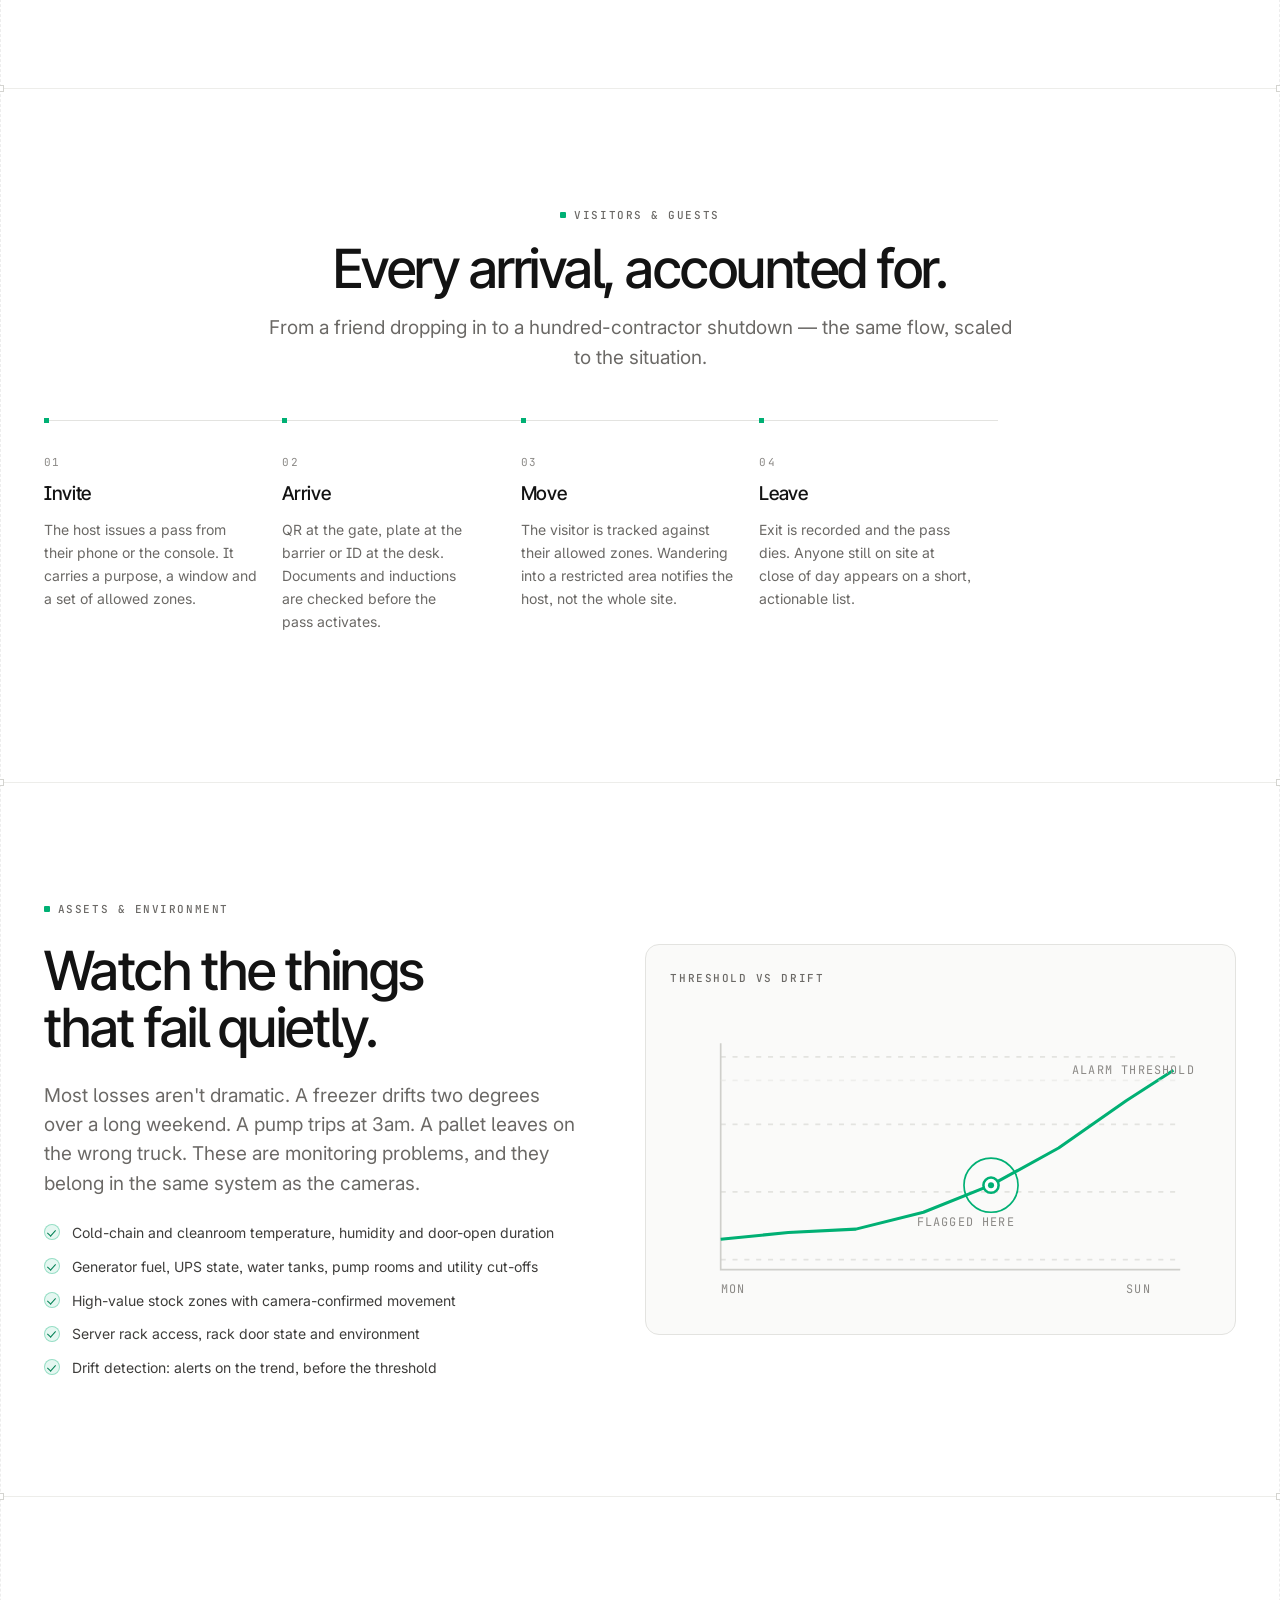
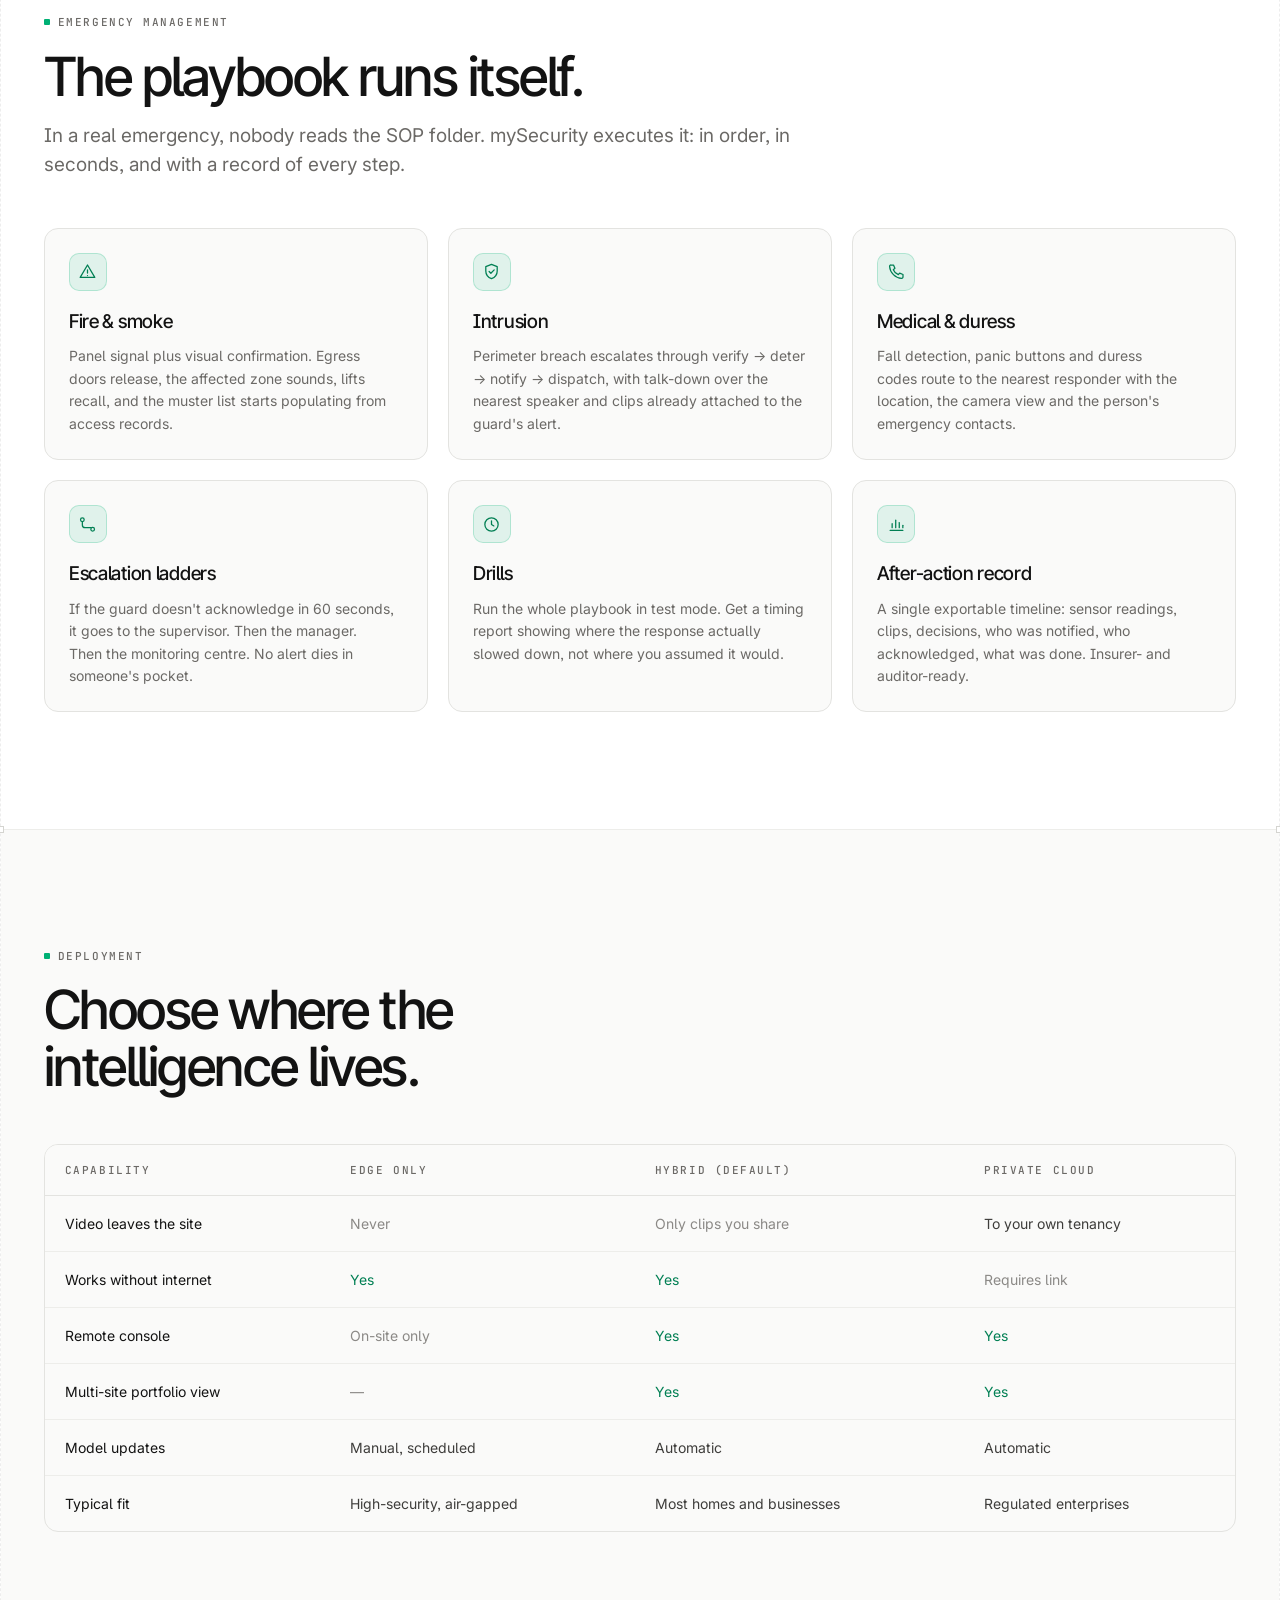
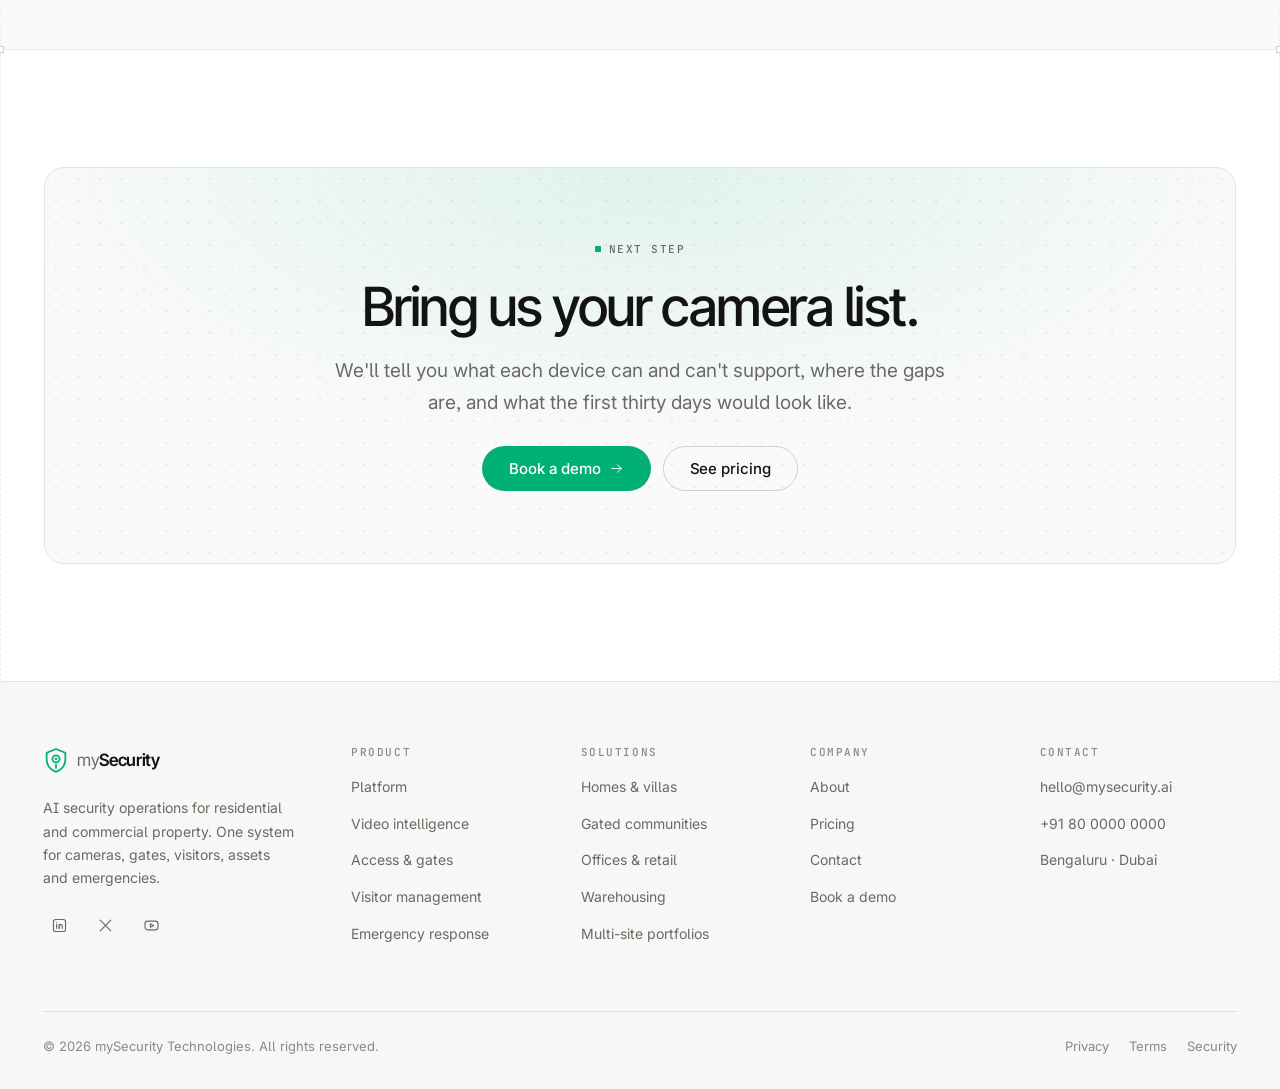
<file: platform.html>
<!doctype html>
<html lang="en" data-theme="dark">
<head>
<meta charset="utf-8">
<meta name="viewport" content="width=device-width, initial-scale=1">
<title>Platform — mySecurity</title>
<meta name="description" content="How the mySecurity platform works: edge appliance, vision and sensor models, policy engine and automated response across CCTV, gates, visitors, assets and emergencies.">
<link rel="canonical" href="https://mysecurity.example.com/platform.html">

<meta property="og:type" content="website">
<meta property="og:title" content="Platform — mySecurity">
<meta property="og:description" content="Edge intelligence, a policy engine and automated response — across every device on your site.">
<meta property="og:image" content="assets/img/og-image.svg">
<meta name="twitter:card" content="summary_large_image">

<link rel="icon" href="assets/img/favicon.svg" type="image/svg+xml">
<link rel="preconnect" href="https://fonts.googleapis.com">
<link rel="preconnect" href="https://fonts.gstatic.com" crossorigin>
<link rel="stylesheet" href="https://fonts.googleapis.com/css2?family=Inter+Tight:wght@400;500;600&family=Inter:wght@400;500;600&family=JetBrains+Mono:wght@400;500&display=swap">

<link rel="stylesheet" href="assets/css/tokens.css">
<link rel="stylesheet" href="assets/css/base.css">
<link rel="stylesheet" href="assets/css/layout.css">
<link rel="stylesheet" href="assets/css/components.css">

<script src="assets/js/theme-init.js"></script>
<script type="module" src="assets/js/main.js"></script>
</head>

<body>
<a class="skip-link" href="#main">Skip to content</a>

<header class="site-header" data-header>
  <div class="site-header__inner">
    <a class="brand" href="index.html">
      <svg class="brand__mark" aria-hidden="true"><use href="assets/img/icons.svg#icon-logo"></use></svg>
      <span class="brand__word"><em>my</em>Security</span>
    </a>
    <nav class="site-header__nav" aria-label="Primary" data-nav-links>
      <a class="nav-link" href="platform.html">Platform</a>
      <a class="nav-link" href="residential.html">Residential</a>
      <a class="nav-link" href="commercial.html">Commercial</a>
      <a class="nav-link" href="pricing.html">Pricing</a>
      <a class="nav-link" href="about.html">Company</a>
    </nav>
    <div class="site-header__actions">
      <button class="icon-btn" type="button" data-theme-toggle aria-label="Switch theme">
        <svg class="icon-sun" aria-hidden="true"><use href="assets/img/icons.svg#icon-sun"></use></svg>
        <svg class="icon-moon" aria-hidden="true"><use href="assets/img/icons.svg#icon-moon"></use></svg>
      </button>
      <a class="btn btn--ghost" href="contact.html">Talk to sales</a>
      <a class="btn btn--primary" href="contact.html#demo">Book a demo</a>
      <button class="icon-btn menu-btn" type="button" data-menu-button aria-expanded="false" aria-controls="mobile-menu" aria-label="Open menu">
        <svg aria-hidden="true"><use href="assets/img/icons.svg#icon-menu"></use></svg>
      </button>
    </div>
  </div>
</header>

<div class="mobile-menu" id="mobile-menu" data-menu>
  <nav aria-label="Mobile">
    <ul>
      <li><a href="platform.html">Platform</a></li>
      <li><a href="residential.html">Residential</a></li>
      <li><a href="commercial.html">Commercial</a></li>
      <li><a href="pricing.html">Pricing</a></li>
      <li><a href="about.html">Company</a></li>
      <li><a href="contact.html">Contact</a></li>
    </ul>
  </nav>
  <div class="mobile-menu__actions">
    <a class="btn btn--primary btn--lg btn--block" href="contact.html#demo">Book a demo</a>
    <a class="btn btn--secondary btn--lg btn--block" href="contact.html">Talk to sales</a>
  </div>
</div>

<main id="main">
<div class="frame">

  <!-- Hero -->
  <section class="hero hero--page section--dotted section--seam">
    <div class="wrap">
      <div class="hero__inner">
        <span class="eyebrow">Platform</span>
        <h1>A security system that understands its own site.</h1>
        <p class="hero__lead">
          mySecurity is one platform with four layers: an edge appliance that
          talks to your hardware, models that turn signals into meaning, a
          policy engine that decides, and actions that actually happen.
        </p>
        <div class="hero__actions">
          <a class="btn btn--primary btn--lg" href="contact.html#demo">
            Book a technical walkthrough
            <svg aria-hidden="true"><use href="assets/img/icons.svg#icon-arrow-right"></use></svg>
          </a>
          <a class="btn btn--secondary btn--lg" href="#architecture">See the architecture</a>
        </div>
      </div>
    </div>
  </section>

  <!-- Architecture -->
  <section class="section" id="architecture">
    <div class="wrap">
      <div class="section-head">
        <span class="eyebrow">Architecture</span>
        <h2>Four layers, one loop.</h2>
        <p>
          The loop runs continuously, on site, whether or not anyone is
          watching and whether or not the internet is up.
        </p>
      </div>

      <div class="grid grid--4" data-reveal-group>
        <article class="card">
          <span class="card__icon"><svg aria-hidden="true"><use href="assets/img/icons.svg#icon-plug"></use></svg></span>
          <h3>1 · Device layer</h3>
          <p>
            The mySecurity Edge appliance discovers and drives your hardware:
            ONVIF/RTSP cameras, gate controllers, OSDP and Wiegand readers,
            intercoms, alarm panels, Modbus and MQTT sensors.
          </p>
        </article>

        <article class="card">
          <span class="card__icon"><svg aria-hidden="true"><use href="assets/img/icons.svg#icon-brain"></use></svg></span>
          <h3>2 · Perception</h3>
          <p>
            Vision models describe each scene — people, vehicles, plates,
            objects, posture, direction, dwell — and sensor models track
            temperature, contact, vibration and flow.
          </p>
        </article>

        <article class="card">
          <span class="card__icon"><svg aria-hidden="true"><use href="assets/img/icons.svg#icon-route"></use></svg></span>
          <h3>3 · Policy</h3>
          <p>
            Your rules, schedules, zones and escalation ladders. Written in
            plain language, versioned, testable against historical footage
            before you turn them on.
          </p>
        </article>

        <article class="card">
          <span class="card__icon"><svg aria-hidden="true"><use href="assets/img/icons.svg#icon-bell"></use></svg></span>
          <h3>4 · Response</h3>
          <p>
            Relays, locks, sirens, gate motors, push notifications, calls,
            SMS, WhatsApp, PSIM/VMS hand-off and third-party monitoring
            centres — with an evidence trail behind each one.
          </p>
        </article>
      </div>

      <div class="console mt-12" data-reveal>
        <div class="console__bar">
          <div class="console__dots"><span></span><span></span><span></span></div>
          <span class="console__title">Signal path</span>
        </div>
        <div class="console__stage console__stage--full">
          <svg class="siteplan" viewBox="0 0 660 150" role="img"
               aria-label="Diagram: cameras, readers and sensors feed the on-site edge appliance, which runs perception and policy, then triggers responses and syncs events to the cloud console.">
            <!-- Column 1: devices -->
            <g>
              <rect class="sp-structure" x="14" y="18" width="118" height="26" rx="5"/>
              <rect class="sp-structure" x="14" y="56" width="118" height="26" rx="5"/>
              <rect class="sp-structure" x="14" y="94" width="118" height="26" rx="5"/>
              <text class="sp-label" x="28" y="35">Cameras</text>
              <text class="sp-label" x="28" y="73">Gates / readers</text>
              <text class="sp-label" x="28" y="111">Sensors / panels</text>
            </g>

            <!-- Links into edge -->
            <path class="sp-beam" d="M132 31h58v38h20"/>
            <path class="sp-beam" d="M132 69h78"/>
            <path class="sp-beam" d="M132 107h58V69h20"/>

            <!-- Column 2: edge -->
            <rect class="sp-structure" x="212" y="40" width="132" height="58" rx="7"/>
            <text class="sp-label" x="228" y="62">mySecurity Edge</text>
            <text class="sp-label" x="228" y="80">Perception + policy</text>
            <circle class="sp-ping" cx="278" cy="69" r="30"/>

            <!-- Links out -->
            <path class="sp-beam" d="M344 69h56v-38h20"/>
            <path class="sp-beam" d="M344 69h76"/>
            <path class="sp-beam" d="M344 69h56v38h20"/>

            <!-- Column 3: responses -->
            <g>
              <rect class="sp-structure" x="422" y="18" width="128" height="26" rx="5"/>
              <rect class="sp-structure" x="422" y="56" width="128" height="26" rx="5"/>
              <rect class="sp-structure" x="422" y="94" width="128" height="26" rx="5"/>
              <text class="sp-label" x="436" y="35">Local actions</text>
              <text class="sp-label" x="436" y="73">People notified</text>
              <text class="sp-label" x="436" y="111">Evidence stored</text>
            </g>

            <!-- Cloud -->
            <path class="sp-ground" d="M550 69h40"/>
            <rect class="sp-structure" x="590" y="52" width="56" height="34" rx="7"/>
            <text class="sp-label" x="600" y="73">Console</text>

            <!-- Baseline note -->
            <path class="sp-ground" d="M14 138h632"/>
            <text class="sp-label" x="14" y="134">Everything left of the console keeps running offline</text>
          </svg>
        </div>
      </div>
    </div>
  </section>

  <!-- Capability deep dives -->
  <section class="section" id="video">
    <div class="wrap">
      <div class="split">
        <div class="stack-6" data-reveal>
          <span class="eyebrow">Video intelligence</span>
          <h2>Search your cameras the way you'd ask a guard.</h2>
          <p class="text-muted text-lead">
            Motion detection tells you something moved. mySecurity tells you a
            delivery van stopped at bay 3 for eleven minutes and nobody got out.
          </p>
          <ul class="ticks">
            <li>Person, vehicle, plate, package, bag, weapon-shape and animal classes</li>
            <li>Behaviour: loitering, tailgating, running, falling, crowd build-up, wrong-way</li>
            <li>State: door left open, gate stuck, camera blinded, light failed</li>
            <li>Plain-English search across weeks of footage — “white pickup at the north gate on Tuesday night”</li>
            <li>Face and plate recognition, opt-in per site and per zone</li>
          </ul>
        </div>
        <div class="card" data-reveal>
          <span class="eyebrow eyebrow--bare">Example query</span>
          <div class="stack-2 mt-6">
            <p class="feed__meta">&gt; anyone near the pump room after 22:00 this week</p>
          </div>
          <ul class="feed mt-6">
            <li class="feed__item" data-level="alert">
              <span class="feed__glyph"><svg aria-hidden="true"><use href="assets/img/icons.svg#icon-camera"></use></svg></span>
              <div>
                <p class="feed__title">Two people, pump room corridor, 23:41</p>
                <p class="feed__meta">CAM-22 · 4 MIN 12 S · NO BADGE SCAN</p>
              </div>
            </li>
            <li class="feed__item">
              <span class="feed__glyph"><svg aria-hidden="true"><use href="assets/img/icons.svg#icon-camera"></use></svg></span>
              <div>
                <p class="feed__title">Maintenance contractor, pump room, 22:15</p>
                <p class="feed__meta">CAM-22 · WORK ORDER WO-3391 · MATCHED</p>
              </div>
            </li>
            <li class="feed__item">
              <span class="feed__glyph"><svg aria-hidden="true"><use href="assets/img/icons.svg#icon-eye"></use></svg></span>
              <div>
                <p class="feed__title">No other activity in this zone this week</p>
                <p class="feed__meta">6 NIGHTS SCANNED · 0 UNEXPLAINED</p>
              </div>
            </li>
          </ul>
        </div>
      </div>
    </div>
  </section>

  <section class="section" id="access">
    <div class="wrap">
      <div class="split split--reverse">
        <div class="grid grid--2" data-reveal-group>
          <div class="card">
            <span class="card__icon"><svg aria-hidden="true"><use href="assets/img/icons.svg#icon-gate"></use></svg></span>
            <h4>ANPR gate entry</h4>
            <p>Known plates open the barrier without a stop. Unknown plates get an intercom prompt, not an open gate.</p>
          </div>
          <div class="card">
            <span class="card__icon"><svg aria-hidden="true"><use href="assets/img/icons.svg#icon-door"></use></svg></span>
            <h4>Door policy</h4>
            <p>Time windows, dual authorisation, anti-passback and first-person-in rules, per door and per role.</p>
          </div>
          <div class="card">
            <span class="card__icon"><svg aria-hidden="true"><use href="assets/img/icons.svg#icon-user"></use></svg></span>
            <h4>Tailgating checks</h4>
            <p>The camera above the reader counts bodies against badges and flags the mismatch in real time.</p>
          </div>
          <div class="card">
            <span class="card__icon"><svg aria-hidden="true"><use href="assets/img/icons.svg#icon-clock"></use></svg></span>
            <h4>Scheduled access</h4>
            <p>Deliveries, cleaning crews and shift changes get exactly the window they need, then it closes itself.</p>
          </div>
        </div>

        <div class="stack-6" data-reveal>
          <span class="eyebrow">Access &amp; gates</span>
          <h2>Entry decisions that don't depend on who's on duty.</h2>
          <p class="text-muted text-lead">
            The most common security failure isn't a break-in — it's a gate held
            open, a door propped, a badge shared. mySecurity drives the hardware
            directly, so the policy is the behaviour.
          </p>
          <a class="link-arrow" href="contact.html#demo">
            See it on your gate hardware
            <svg aria-hidden="true"><use href="assets/img/icons.svg#icon-arrow-right"></use></svg>
          </a>
        </div>
      </div>
    </div>
  </section>

  <section class="section" id="visitors">
    <div class="wrap">
      <div class="section-head section-head--center">
        <span class="eyebrow">Visitors &amp; guests</span>
        <h2>Every arrival, accounted for.</h2>
        <p>
          From a friend dropping in to a hundred-contractor shutdown — the same
          flow, scaled to the situation.
        </p>
      </div>

      <div class="steps" data-reveal-group data-reveal-step="80">
        <article class="step">
          <span class="step-index">01</span>
          <h3>Invite</h3>
          <p>The host issues a pass from their phone or the console. It carries a purpose, a window and a set of allowed zones.</p>
        </article>
        <article class="step">
          <span class="step-index">02</span>
          <h3>Arrive</h3>
          <p>QR at the gate, plate at the barrier or ID at the desk. Documents and inductions are checked before the pass activates.</p>
        </article>
        <article class="step">
          <span class="step-index">03</span>
          <h3>Move</h3>
          <p>The visitor is tracked against their allowed zones. Wandering into a restricted area notifies the host, not the whole site.</p>
        </article>
        <article class="step">
          <span class="step-index">04</span>
          <h3>Leave</h3>
          <p>Exit is recorded and the pass dies. Anyone still on site at close of day appears on a short, actionable list.</p>
        </article>
      </div>
    </div>
  </section>

  <section class="section" id="assets">
    <div class="wrap">
      <div class="split">
        <div class="stack-6" data-reveal>
          <span class="eyebrow">Assets &amp; environment</span>
          <h2>Watch the things that fail quietly.</h2>
          <p class="text-muted text-lead">
            Most losses aren't dramatic. A freezer drifts two degrees over a
            long weekend. A pump trips at 3am. A pallet leaves on the wrong
            truck. These are monitoring problems, and they belong in the same
            system as the cameras.
          </p>
          <ul class="ticks">
            <li>Cold-chain and cleanroom temperature, humidity and door-open duration</li>
            <li>Generator fuel, UPS state, water tanks, pump rooms and utility cut-offs</li>
            <li>High-value stock zones with camera-confirmed movement</li>
            <li>Server rack access, rack door state and environment</li>
            <li>Drift detection: alerts on the trend, before the threshold</li>
          </ul>
        </div>

        <div class="card" data-reveal>
          <span class="eyebrow eyebrow--bare">Threshold vs drift</span>
          <svg class="siteplan mt-6" viewBox="0 0 320 170" role="img"
               aria-label="Chart showing a sensor reading drifting steadily upward and being flagged well before it crosses the alarm threshold.">
            <path class="sp-ground" d="M30 20h270M30 60h270M30 100h270M30 140h270"/>
            <path class="sp-structure" d="M30 12v134h272"/>
            <path d="M30 128 L70 124 L110 122 L150 112 L190 96 L230 74 L270 46 L298 28"
                  fill="none" stroke="var(--accent)" stroke-width="1.8" stroke-linejoin="round"/>
            <path class="sp-ground" d="M30 34h272" stroke="var(--accent)" opacity="0.5"/>
            <text class="sp-label" x="238" y="30">Alarm threshold</text>
            <g>
              <circle class="sp-ping" cx="190" cy="96" r="16"/>
              <circle class="sp-node" cx="190" cy="96" r="4.5"/>
              <circle class="sp-node-core" cx="190" cy="96" r="1.8"/>
            </g>
            <text class="sp-label" x="146" y="120">Flagged here</text>
            <text class="sp-label" x="30" y="160">Mon</text>
            <text class="sp-label" x="270" y="160">Sun</text>
          </svg>
        </div>
      </div>
    </div>
  </section>

  <section class="section" id="emergency">
    <div class="wrap">
      <div class="section-head">
        <span class="eyebrow">Emergency management</span>
        <h2>The playbook runs itself.</h2>
        <p>
          In a real emergency, nobody reads the SOP folder. mySecurity executes
          it: in order, in seconds, and with a record of every step.
        </p>
      </div>

      <div class="grid grid--3" data-reveal-group>
        <article class="card">
          <span class="card__icon"><svg aria-hidden="true"><use href="assets/img/icons.svg#icon-alert"></use></svg></span>
          <h4>Fire &amp; smoke</h4>
          <p>
            Panel signal plus visual confirmation. Egress doors release, the
            affected zone sounds, lifts recall, and the muster list starts
            populating from access records.
          </p>
        </article>
        <article class="card">
          <span class="card__icon"><svg aria-hidden="true"><use href="assets/img/icons.svg#icon-shield"></use></svg></span>
          <h4>Intrusion</h4>
          <p>
            Perimeter breach escalates through verify → deter → notify →
            dispatch, with talk-down over the nearest speaker and clips already
            attached to the guard's alert.
          </p>
        </article>
        <article class="card">
          <span class="card__icon"><svg aria-hidden="true"><use href="assets/img/icons.svg#icon-phone"></use></svg></span>
          <h4>Medical &amp; duress</h4>
          <p>
            Fall detection, panic buttons and duress codes route to the nearest
            responder with the location, the camera view and the person's
            emergency contacts.
          </p>
        </article>
        <article class="card">
          <span class="card__icon"><svg aria-hidden="true"><use href="assets/img/icons.svg#icon-route"></use></svg></span>
          <h4>Escalation ladders</h4>
          <p>
            If the guard doesn't acknowledge in 60 seconds, it goes to the
            supervisor. Then the manager. Then the monitoring centre. No alert
            dies in someone's pocket.
          </p>
        </article>
        <article class="card">
          <span class="card__icon"><svg aria-hidden="true"><use href="assets/img/icons.svg#icon-clock"></use></svg></span>
          <h4>Drills</h4>
          <p>
            Run the whole playbook in test mode. Get a timing report showing
            where the response actually slowed down, not where you assumed it
            would.
          </p>
        </article>
        <article class="card">
          <span class="card__icon"><svg aria-hidden="true"><use href="assets/img/icons.svg#icon-chart"></use></svg></span>
          <h4>After-action record</h4>
          <p>
            A single exportable timeline: sensor readings, clips, decisions,
            who was notified, who acknowledged, what was done. Insurer- and
            auditor-ready.
          </p>
        </article>
      </div>
    </div>
  </section>

  <!-- Deployment options -->
  <section class="section section--surface" id="deployment">
    <div class="wrap">
      <div class="section-head">
        <span class="eyebrow">Deployment</span>
        <h2>Choose where the intelligence lives.</h2>
      </div>

      <div class="table-scroll" data-reveal>
        <table class="data-table">
          <caption class="visually-hidden">Comparison of edge, hybrid and private deployment options</caption>
          <thead>
            <tr>
              <th scope="col">Capability</th>
              <th scope="col">Edge only</th>
              <th scope="col">Hybrid (default)</th>
              <th scope="col">Private cloud</th>
            </tr>
          </thead>
          <tbody>
            <tr><td>Video leaves the site</td><td class="no">Never</td><td class="no">Only clips you share</td><td>To your own tenancy</td></tr>
            <tr><td>Works without internet</td><td class="yes">Yes</td><td class="yes">Yes</td><td class="no">Requires link</td></tr>
            <tr><td>Remote console</td><td class="no">On-site only</td><td class="yes">Yes</td><td class="yes">Yes</td></tr>
            <tr><td>Multi-site portfolio view</td><td class="no">—</td><td class="yes">Yes</td><td class="yes">Yes</td></tr>
            <tr><td>Model updates</td><td>Manual, scheduled</td><td>Automatic</td><td>Automatic</td></tr>
            <tr><td>Typical fit</td><td>High-security, air-gapped</td><td>Most homes and businesses</td><td>Regulated enterprises</td></tr>
          </tbody>
        </table>
      </div>
    </div>
  </section>

  <!-- CTA -->
  <section class="section">
    <div class="wrap">
      <div class="cta" data-reveal>
        <span class="eyebrow">Next step</span>
        <h2>Bring us your camera list.</h2>
        <p>
          We'll tell you what each device can and can't support, where the gaps
          are, and what the first thirty days would look like.
        </p>
        <div class="hero__actions">
          <a class="btn btn--primary btn--lg" href="contact.html#demo">
            Book a demo
            <svg aria-hidden="true"><use href="assets/img/icons.svg#icon-arrow-right"></use></svg>
          </a>
          <a class="btn btn--secondary btn--lg" href="pricing.html">See pricing</a>
        </div>
      </div>
    </div>
  </section>

</div>
</main>

<footer class="site-footer">
  <div class="wrap">
    <div class="site-footer__grid">
      <div class="site-footer__brand">
        <a class="brand" href="index.html">
          <svg class="brand__mark" aria-hidden="true"><use href="assets/img/icons.svg#icon-logo"></use></svg>
          <span class="brand__word"><em>my</em>Security</span>
        </a>
        <p>
          AI security operations for residential and commercial property.
          One system for cameras, gates, visitors, assets and emergencies.
        </p>
        <div class="row mt-5">
          <a class="icon-btn" href="#" aria-label="mySecurity on LinkedIn"><svg aria-hidden="true"><use href="assets/img/icons.svg#icon-linkedin"></use></svg></a>
          <a class="icon-btn" href="#" aria-label="mySecurity on X"><svg aria-hidden="true"><use href="assets/img/icons.svg#icon-x"></use></svg></a>
          <a class="icon-btn" href="#" aria-label="mySecurity on YouTube"><svg aria-hidden="true"><use href="assets/img/icons.svg#icon-youtube"></use></svg></a>
        </div>
      </div>
      <div class="footer-col">
        <h3>Product</h3>
        <ul>
          <li><a href="platform.html">Platform</a></li>
          <li><a href="platform.html#video">Video intelligence</a></li>
          <li><a href="platform.html#access">Access &amp; gates</a></li>
          <li><a href="platform.html#visitors">Visitor management</a></li>
          <li><a href="platform.html#emergency">Emergency response</a></li>
        </ul>
      </div>
      <div class="footer-col">
        <h3>Solutions</h3>
        <ul>
          <li><a href="residential.html">Homes &amp; villas</a></li>
          <li><a href="residential.html#communities">Gated communities</a></li>
          <li><a href="commercial.html">Offices &amp; retail</a></li>
          <li><a href="commercial.html#industrial">Warehousing</a></li>
          <li><a href="commercial.html#portfolio">Multi-site portfolios</a></li>
        </ul>
      </div>
      <div class="footer-col">
        <h3>Company</h3>
        <ul>
          <li><a href="about.html">About</a></li>
          <li><a href="pricing.html">Pricing</a></li>
          <li><a href="contact.html">Contact</a></li>
          <li><a href="contact.html#demo">Book a demo</a></li>
        </ul>
      </div>
      <div class="footer-col">
        <h3>Contact</h3>
        <ul>
          <li><a href="mailto:hello@mysecurity.ai">hello@mysecurity.ai</a></li>
          <li><a href="tel:+918000000000">+91 80 0000 0000</a></li>
          <li><span class="text-muted text-sm">Bengaluru · Dubai</span></li>
        </ul>
      </div>
    </div>
    <div class="site-footer__base">
      <span>© <span data-year>2026</span> mySecurity Technologies. All rights reserved.</span>
      <div class="site-footer__legal">
        <a href="privacy.html">Privacy</a>
        <a href="terms.html">Terms</a>
        <a href="privacy.html#security">Security</a>
      </div>
    </div>
  </div>
</footer>

</body>
</html>
</file>
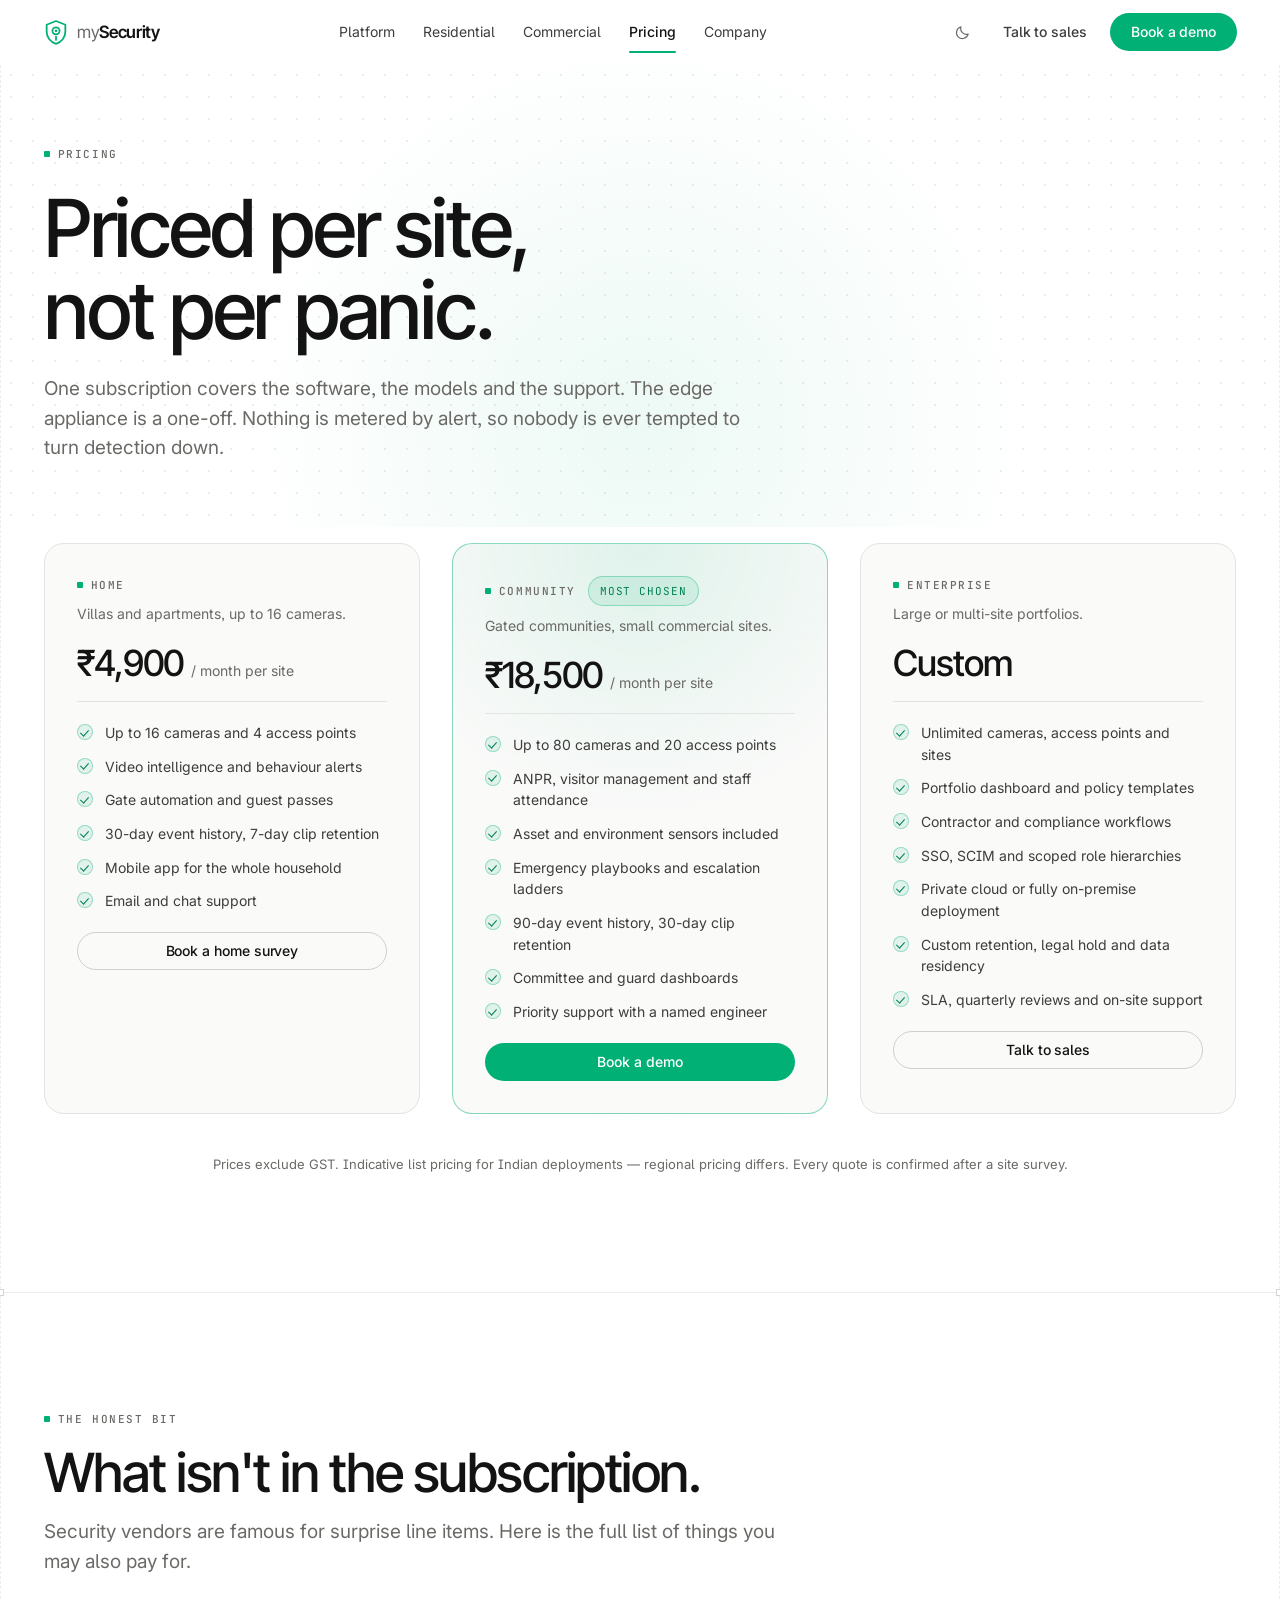
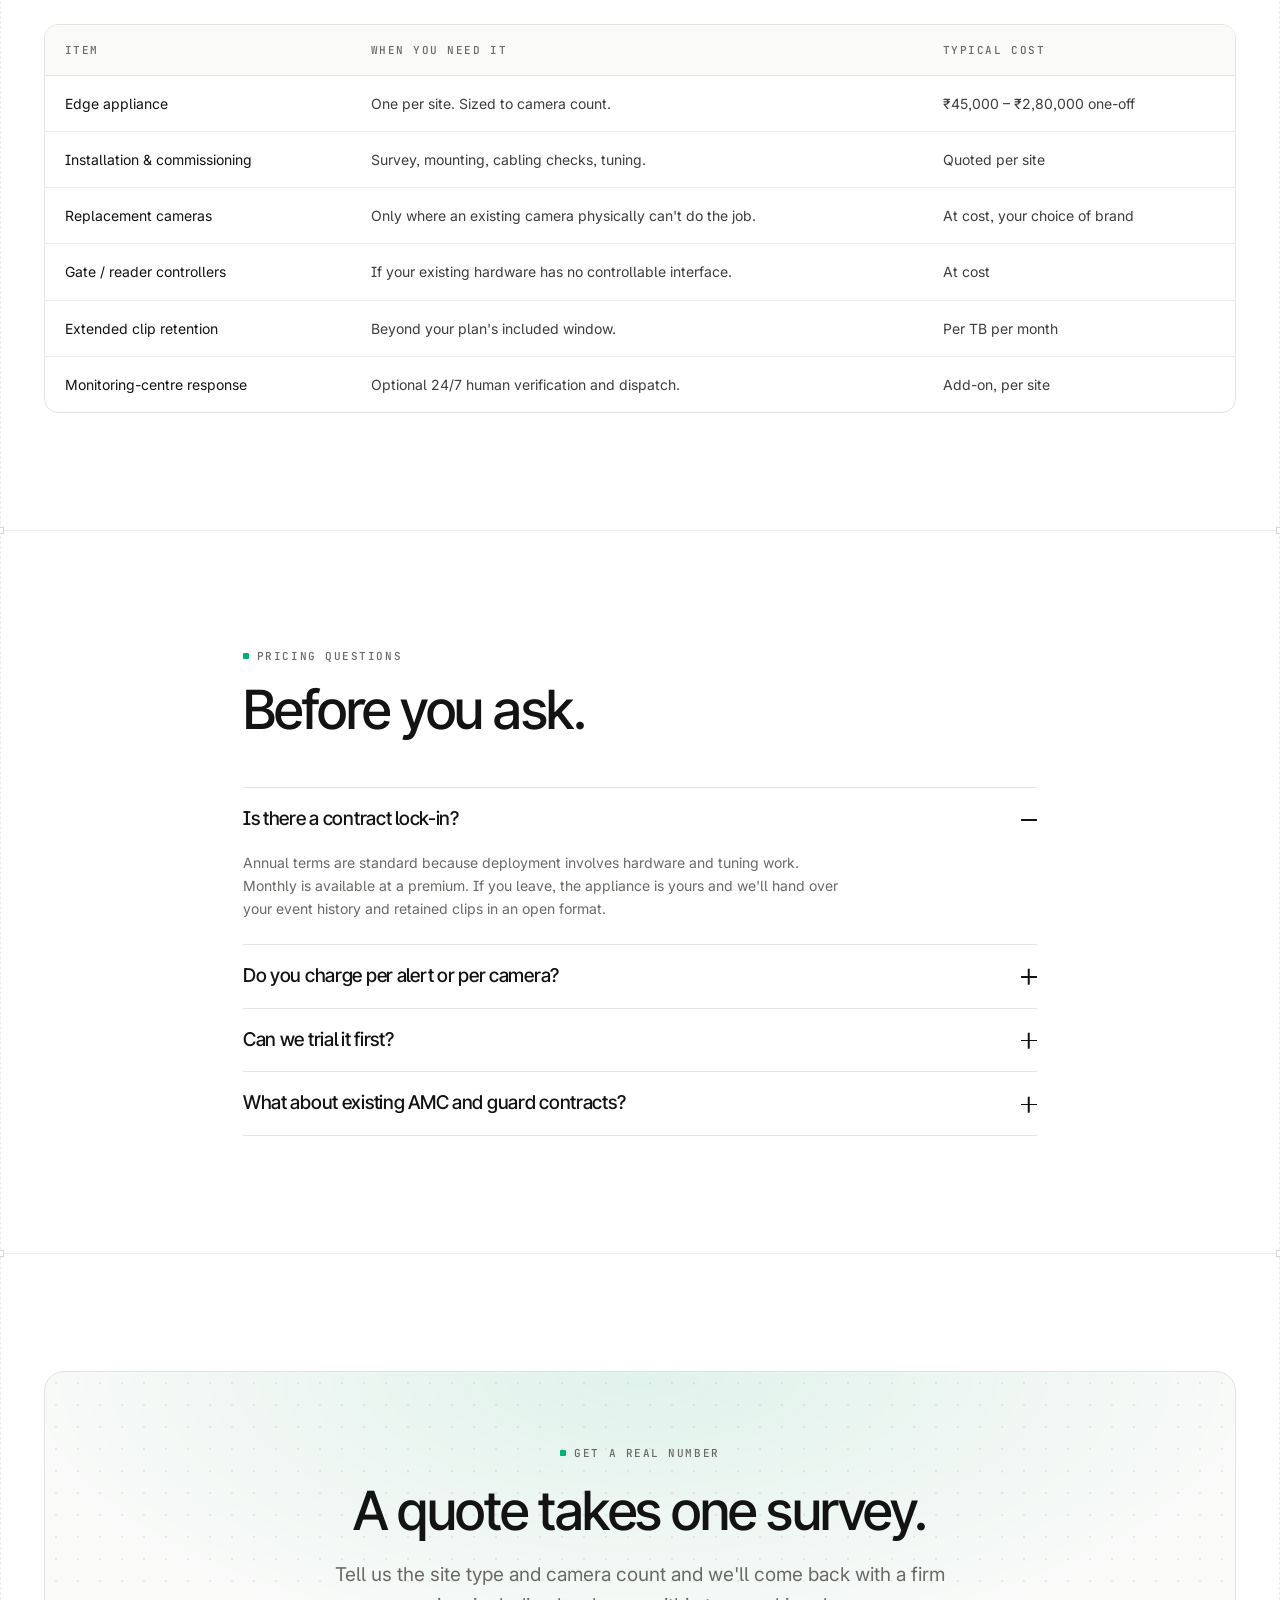
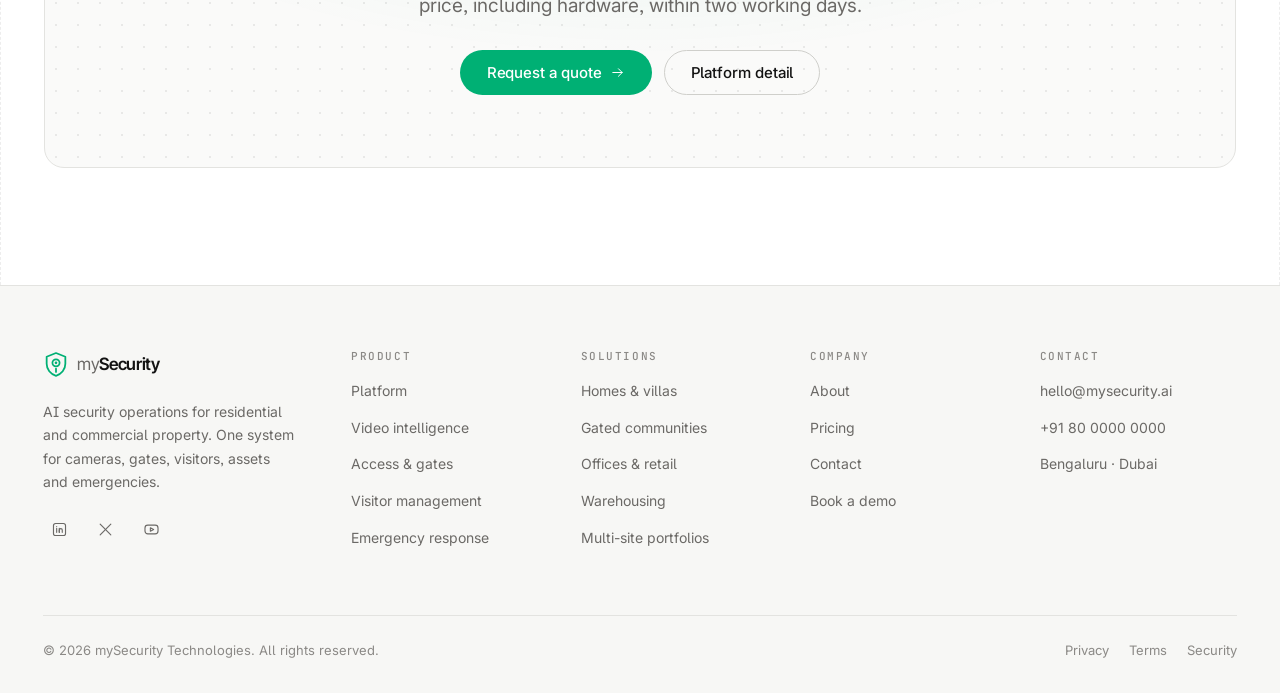
<file: pricing.html>
<!doctype html>
<html lang="en" data-theme="dark">
<head>
<meta charset="utf-8">
<meta name="viewport" content="width=device-width, initial-scale=1">
<title>Pricing — mySecurity</title>
<meta name="description" content="mySecurity pricing: per-site plans for homes, gated communities and commercial properties. Hardware, software and monitoring costs explained.">
<link rel="canonical" href="https://mysecurity.example.com/pricing.html">

<meta property="og:type" content="website">
<meta property="og:title" content="Pricing — mySecurity">
<meta property="og:description" content="Per-site plans for homes, communities and commercial properties.">
<meta property="og:image" content="assets/img/og-image.svg">
<meta name="twitter:card" content="summary_large_image">

<link rel="icon" href="assets/img/favicon.svg" type="image/svg+xml">
<link rel="preconnect" href="https://fonts.googleapis.com">
<link rel="preconnect" href="https://fonts.gstatic.com" crossorigin>
<link rel="stylesheet" href="https://fonts.googleapis.com/css2?family=Inter+Tight:wght@400;500;600&family=Inter:wght@400;500;600&family=JetBrains+Mono:wght@400;500&display=swap">

<link rel="stylesheet" href="assets/css/tokens.css">
<link rel="stylesheet" href="assets/css/base.css">
<link rel="stylesheet" href="assets/css/layout.css">
<link rel="stylesheet" href="assets/css/components.css">

<script src="assets/js/theme-init.js"></script>
<script type="module" src="assets/js/main.js"></script>
</head>

<body>
<a class="skip-link" href="#main">Skip to content</a>

<header class="site-header" data-header>
  <div class="site-header__inner">
    <a class="brand" href="index.html">
      <svg class="brand__mark" aria-hidden="true"><use href="assets/img/icons.svg#icon-logo"></use></svg>
      <span class="brand__word"><em>my</em>Security</span>
    </a>
    <nav class="site-header__nav" aria-label="Primary" data-nav-links>
      <a class="nav-link" href="platform.html">Platform</a>
      <a class="nav-link" href="residential.html">Residential</a>
      <a class="nav-link" href="commercial.html">Commercial</a>
      <a class="nav-link" href="pricing.html">Pricing</a>
      <a class="nav-link" href="about.html">Company</a>
    </nav>
    <div class="site-header__actions">
      <button class="icon-btn" type="button" data-theme-toggle aria-label="Switch theme">
        <svg class="icon-sun" aria-hidden="true"><use href="assets/img/icons.svg#icon-sun"></use></svg>
        <svg class="icon-moon" aria-hidden="true"><use href="assets/img/icons.svg#icon-moon"></use></svg>
      </button>
      <a class="btn btn--ghost" href="contact.html">Talk to sales</a>
      <a class="btn btn--primary" href="contact.html#demo">Book a demo</a>
      <button class="icon-btn menu-btn" type="button" data-menu-button aria-expanded="false" aria-controls="mobile-menu" aria-label="Open menu">
        <svg aria-hidden="true"><use href="assets/img/icons.svg#icon-menu"></use></svg>
      </button>
    </div>
  </div>
</header>

<div class="mobile-menu" id="mobile-menu" data-menu>
  <nav aria-label="Mobile">
    <ul>
      <li><a href="platform.html">Platform</a></li>
      <li><a href="residential.html">Residential</a></li>
      <li><a href="commercial.html">Commercial</a></li>
      <li><a href="pricing.html">Pricing</a></li>
      <li><a href="about.html">Company</a></li>
      <li><a href="contact.html">Contact</a></li>
    </ul>
  </nav>
  <div class="mobile-menu__actions">
    <a class="btn btn--primary btn--lg btn--block" href="contact.html#demo">Book a demo</a>
    <a class="btn btn--secondary btn--lg btn--block" href="contact.html">Talk to sales</a>
  </div>
</div>

<main id="main">
<div class="frame">

  <section class="hero hero--page section--dotted section--seam">
    <div class="wrap">
      <div class="hero__inner">
        <span class="eyebrow">Pricing</span>
        <h1>Priced per site, not per panic.</h1>
        <p class="hero__lead">
          One subscription covers the software, the models and the support. The
          edge appliance is a one-off. Nothing is metered by alert, so nobody is
          ever tempted to turn detection down.
        </p>
      </div>
    </div>
  </section>

  <section class="section section--seam pt-4">
    <div class="wrap">
      <div class="grid grid--3 grid--wide" data-reveal-group>

        <article class="plan">
          <div class="stack-2">
            <span class="eyebrow">Home</span>
            <p class="text-muted text-sm">Villas and apartments, up to 16 cameras.</p>
          </div>
          <p class="plan__price">₹4,900 <small>/ month per site</small></p>
          <div class="plan__divider"></div>
          <ul class="ticks">
            <li>Up to 16 cameras and 4 access points</li>
            <li>Video intelligence and behaviour alerts</li>
            <li>Gate automation and guest passes</li>
            <li>30-day event history, 7-day clip retention</li>
            <li>Mobile app for the whole household</li>
            <li>Email and chat support</li>
          </ul>
          <a class="btn btn--secondary btn--block" href="contact.html#demo">Book a home survey</a>
        </article>

        <article class="plan plan--featured">
          <div class="stack-2">
            <span class="row gap-3">
              <span class="eyebrow">Community</span>
              <span class="badge badge--accent">Most chosen</span>
            </span>
            <p class="text-muted text-sm">Gated communities, small commercial sites.</p>
          </div>
          <p class="plan__price">₹18,500 <small>/ month per site</small></p>
          <div class="plan__divider"></div>
          <ul class="ticks">
            <li>Up to 80 cameras and 20 access points</li>
            <li>ANPR, visitor management and staff attendance</li>
            <li>Asset and environment sensors included</li>
            <li>Emergency playbooks and escalation ladders</li>
            <li>90-day event history, 30-day clip retention</li>
            <li>Committee and guard dashboards</li>
            <li>Priority support with a named engineer</li>
          </ul>
          <a class="btn btn--primary btn--block" href="contact.html#demo">Book a demo</a>
        </article>

        <article class="plan">
          <div class="stack-2">
            <span class="eyebrow">Enterprise</span>
            <p class="text-muted text-sm">Large or multi-site portfolios.</p>
          </div>
          <p class="plan__price">Custom</p>
          <div class="plan__divider"></div>
          <ul class="ticks">
            <li>Unlimited cameras, access points and sites</li>
            <li>Portfolio dashboard and policy templates</li>
            <li>Contractor and compliance workflows</li>
            <li>SSO, SCIM and scoped role hierarchies</li>
            <li>Private cloud or fully on-premise deployment</li>
            <li>Custom retention, legal hold and data residency</li>
            <li>SLA, quarterly reviews and on-site support</li>
          </ul>
          <a class="btn btn--secondary btn--block" href="contact.html">Talk to sales</a>
        </article>

      </div>

      <p class="text-muted text-center mt-10 text-xs">
        Prices exclude GST. Indicative list pricing for Indian deployments —
        regional pricing differs. Every quote is confirmed after a site survey.
      </p>
    </div>
  </section>

  <!-- What else costs money -->
  <section class="section">
    <div class="wrap">
      <div class="section-head">
        <span class="eyebrow">The honest bit</span>
        <h2>What isn't in the subscription.</h2>
        <p>
          Security vendors are famous for surprise line items. Here is the full
          list of things you may also pay for.
        </p>
      </div>

      <div class="table-scroll" data-reveal>
        <table class="data-table">
          <caption class="visually-hidden">Additional costs beyond the subscription</caption>
          <thead>
            <tr>
              <th scope="col">Item</th>
              <th scope="col">When you need it</th>
              <th scope="col">Typical cost</th>
            </tr>
          </thead>
          <tbody>
            <tr>
              <td>Edge appliance</td>
              <td>One per site. Sized to camera count.</td>
              <td>₹45,000 – ₹2,80,000 one-off</td>
            </tr>
            <tr>
              <td>Installation &amp; commissioning</td>
              <td>Survey, mounting, cabling checks, tuning.</td>
              <td>Quoted per site</td>
            </tr>
            <tr>
              <td>Replacement cameras</td>
              <td>Only where an existing camera physically can't do the job.</td>
              <td>At cost, your choice of brand</td>
            </tr>
            <tr>
              <td>Gate / reader controllers</td>
              <td>If your existing hardware has no controllable interface.</td>
              <td>At cost</td>
            </tr>
            <tr>
              <td>Extended clip retention</td>
              <td>Beyond your plan's included window.</td>
              <td>Per TB per month</td>
            </tr>
            <tr>
              <td>Monitoring-centre response</td>
              <td>Optional 24/7 human verification and dispatch.</td>
              <td>Add-on, per site</td>
            </tr>
          </tbody>
        </table>
      </div>
    </div>
  </section>

  <!-- FAQ -->
  <section class="section">
    <div class="wrap wrap--narrow">
      <div class="section-head">
        <span class="eyebrow">Pricing questions</span>
        <h2>Before you ask.</h2>
      </div>

      <div class="accordion" data-accordion="exclusive">
        <div class="accordion__item">
          <h3>
            <button class="accordion__trigger" type="button" data-accordion-trigger aria-expanded="true" aria-controls="pf-1" id="pf-1-t">
              Is there a contract lock-in?
              <span class="accordion__icon" aria-hidden="true"></span>
            </button>
          </h3>
          <div class="accordion__panel" id="pf-1" role="region" aria-labelledby="pf-1-t">
            <div>
              Annual terms are standard because deployment involves hardware and
              tuning work. Monthly is available at a premium. If you leave, the
              appliance is yours and we'll hand over your event history and
              retained clips in an open format.
            </div>
          </div>
        </div>
        <div class="accordion__item">
          <h3>
            <button class="accordion__trigger" type="button" data-accordion-trigger aria-expanded="false" aria-controls="pf-2" id="pf-2-t">
              Do you charge per alert or per camera?
              <span class="accordion__icon" aria-hidden="true"></span>
            </button>
          </h3>
          <div class="accordion__panel" id="pf-2" role="region" aria-labelledby="pf-2-t">
            <div>
              Neither. Plans are banded by site size, so adding a camera inside
              your band costs nothing and there's never a reason to reduce
              detection to save money. You only move up when you outgrow a band.
            </div>
          </div>
        </div>
        <div class="accordion__item">
          <h3>
            <button class="accordion__trigger" type="button" data-accordion-trigger aria-expanded="false" aria-controls="pf-3" id="pf-3-t">
              Can we trial it first?
              <span class="accordion__icon" aria-hidden="true"></span>
            </button>
          </h3>
          <div class="accordion__panel" id="pf-3" role="region" aria-labelledby="pf-3-t">
            <div>
              Yes — a 30-day pilot on one site, with the appliance on loan. You
              keep the incident data either way, and we'll write up what the
              system caught that your current setup didn't.
            </div>
          </div>
        </div>
        <div class="accordion__item">
          <h3>
            <button class="accordion__trigger" type="button" data-accordion-trigger aria-expanded="false" aria-controls="pf-4" id="pf-4-t">
              What about existing AMC and guard contracts?
              <span class="accordion__icon" aria-hidden="true"></span>
            </button>
          </h3>
          <div class="accordion__panel" id="pf-4" role="region" aria-labelledby="pf-4-t">
            <div>
              We work alongside them. mySecurity doesn't require you to change
              your guard agency or maintenance contractor — and in most cases the
              incident data makes those contracts easier to hold to account.
            </div>
          </div>
        </div>
      </div>
    </div>
  </section>

  <section class="section">
    <div class="wrap">
      <div class="cta" data-reveal>
        <span class="eyebrow">Get a real number</span>
        <h2>A quote takes one survey.</h2>
        <p>
          Tell us the site type and camera count and we'll come back with a firm
          price, including hardware, within two working days.
        </p>
        <div class="hero__actions">
          <a class="btn btn--primary btn--lg" href="contact.html#demo">
            Request a quote
            <svg aria-hidden="true"><use href="assets/img/icons.svg#icon-arrow-right"></use></svg>
          </a>
          <a class="btn btn--secondary btn--lg" href="platform.html">Platform detail</a>
        </div>
      </div>
    </div>
  </section>

</div>
</main>

<footer class="site-footer">
  <div class="wrap">
    <div class="site-footer__grid">
      <div class="site-footer__brand">
        <a class="brand" href="index.html">
          <svg class="brand__mark" aria-hidden="true"><use href="assets/img/icons.svg#icon-logo"></use></svg>
          <span class="brand__word"><em>my</em>Security</span>
        </a>
        <p>
          AI security operations for residential and commercial property.
          One system for cameras, gates, visitors, assets and emergencies.
        </p>
        <div class="row mt-5">
          <a class="icon-btn" href="#" aria-label="mySecurity on LinkedIn"><svg aria-hidden="true"><use href="assets/img/icons.svg#icon-linkedin"></use></svg></a>
          <a class="icon-btn" href="#" aria-label="mySecurity on X"><svg aria-hidden="true"><use href="assets/img/icons.svg#icon-x"></use></svg></a>
          <a class="icon-btn" href="#" aria-label="mySecurity on YouTube"><svg aria-hidden="true"><use href="assets/img/icons.svg#icon-youtube"></use></svg></a>
        </div>
      </div>
      <div class="footer-col">
        <h3>Product</h3>
        <ul>
          <li><a href="platform.html">Platform</a></li>
          <li><a href="platform.html#video">Video intelligence</a></li>
          <li><a href="platform.html#access">Access &amp; gates</a></li>
          <li><a href="platform.html#visitors">Visitor management</a></li>
          <li><a href="platform.html#emergency">Emergency response</a></li>
        </ul>
      </div>
      <div class="footer-col">
        <h3>Solutions</h3>
        <ul>
          <li><a href="residential.html">Homes &amp; villas</a></li>
          <li><a href="residential.html#communities">Gated communities</a></li>
          <li><a href="commercial.html">Offices &amp; retail</a></li>
          <li><a href="commercial.html#industrial">Warehousing</a></li>
          <li><a href="commercial.html#portfolio">Multi-site portfolios</a></li>
        </ul>
      </div>
      <div class="footer-col">
        <h3>Company</h3>
        <ul>
          <li><a href="about.html">About</a></li>
          <li><a href="pricing.html">Pricing</a></li>
          <li><a href="contact.html">Contact</a></li>
          <li><a href="contact.html#demo">Book a demo</a></li>
        </ul>
      </div>
      <div class="footer-col">
        <h3>Contact</h3>
        <ul>
          <li><a href="mailto:hello@mysecurity.ai">hello@mysecurity.ai</a></li>
          <li><a href="tel:+918000000000">+91 80 0000 0000</a></li>
          <li><span class="text-muted text-sm">Bengaluru · Dubai</span></li>
        </ul>
      </div>
    </div>
    <div class="site-footer__base">
      <span>© <span data-year>2026</span> mySecurity Technologies. All rights reserved.</span>
      <div class="site-footer__legal">
        <a href="privacy.html">Privacy</a>
        <a href="terms.html">Terms</a>
        <a href="privacy.html#security">Security</a>
      </div>
    </div>
  </div>
</footer>

</body>
</html>
</file>
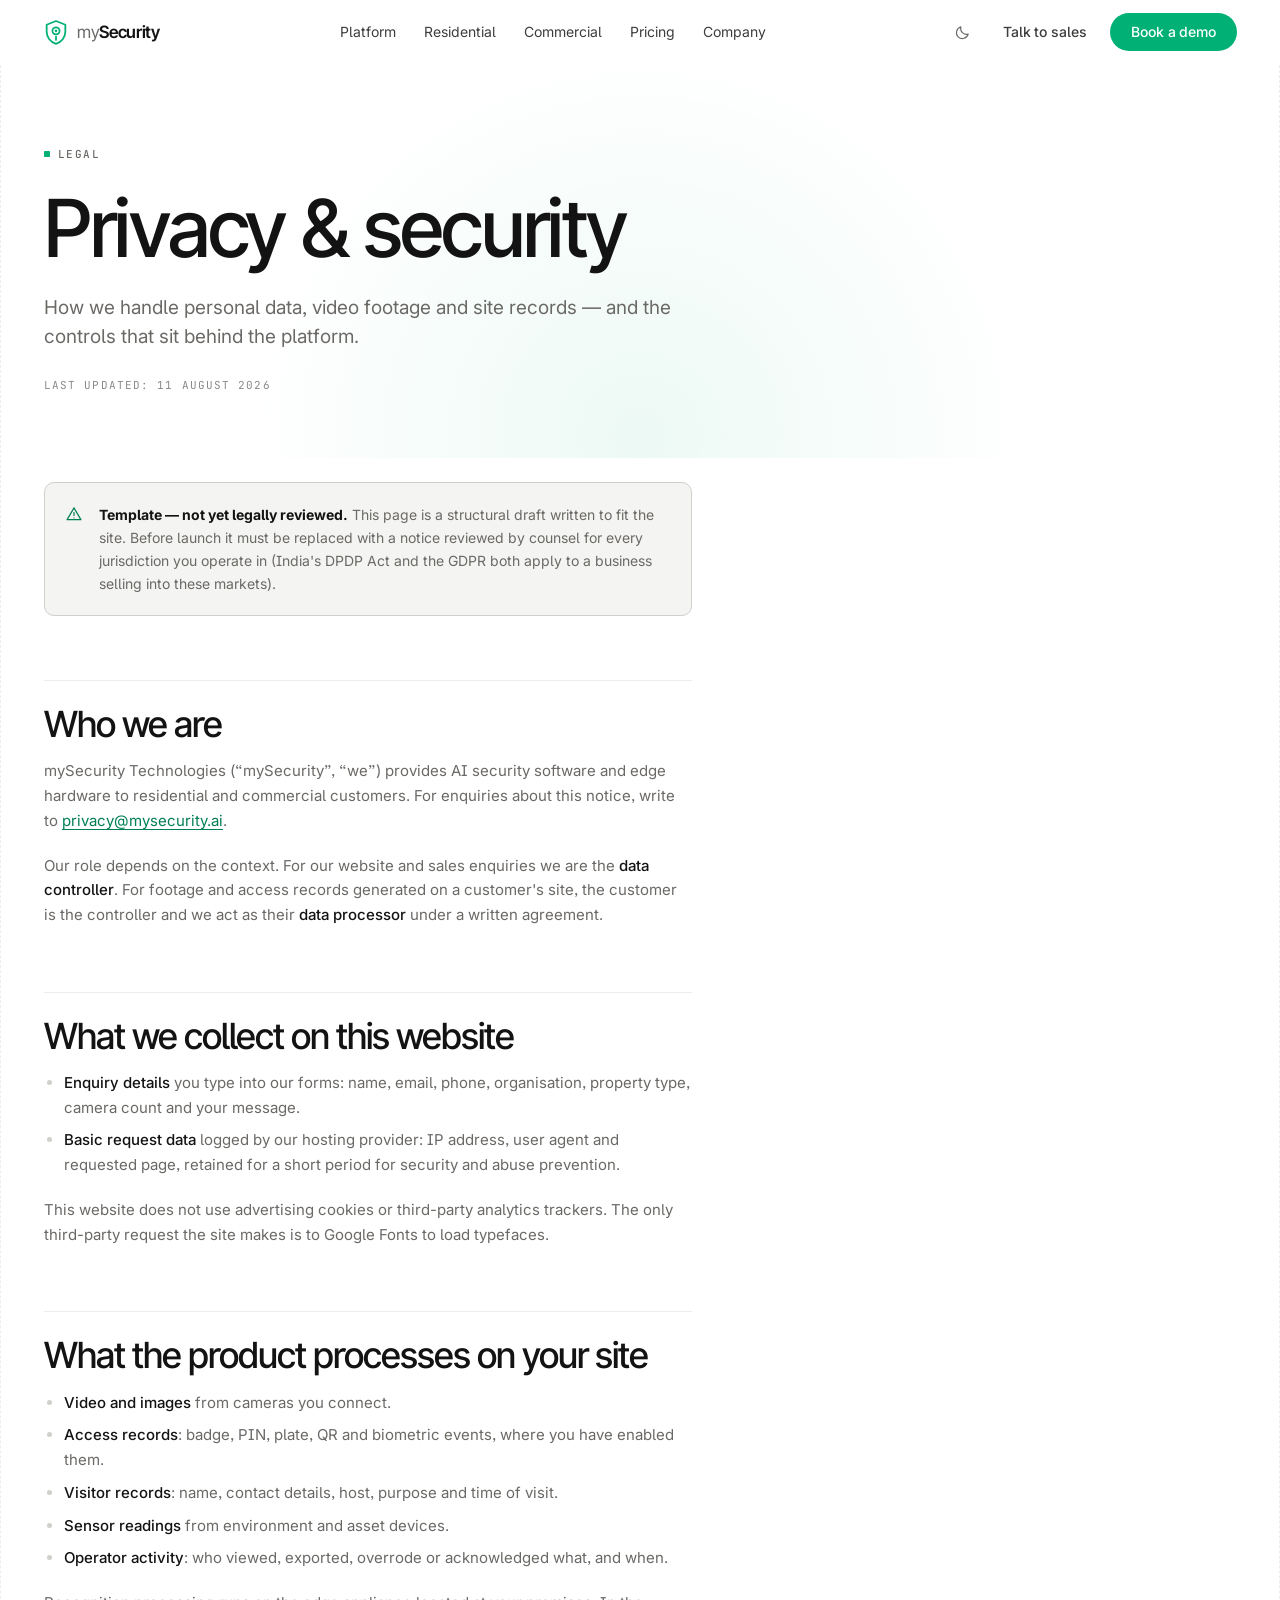
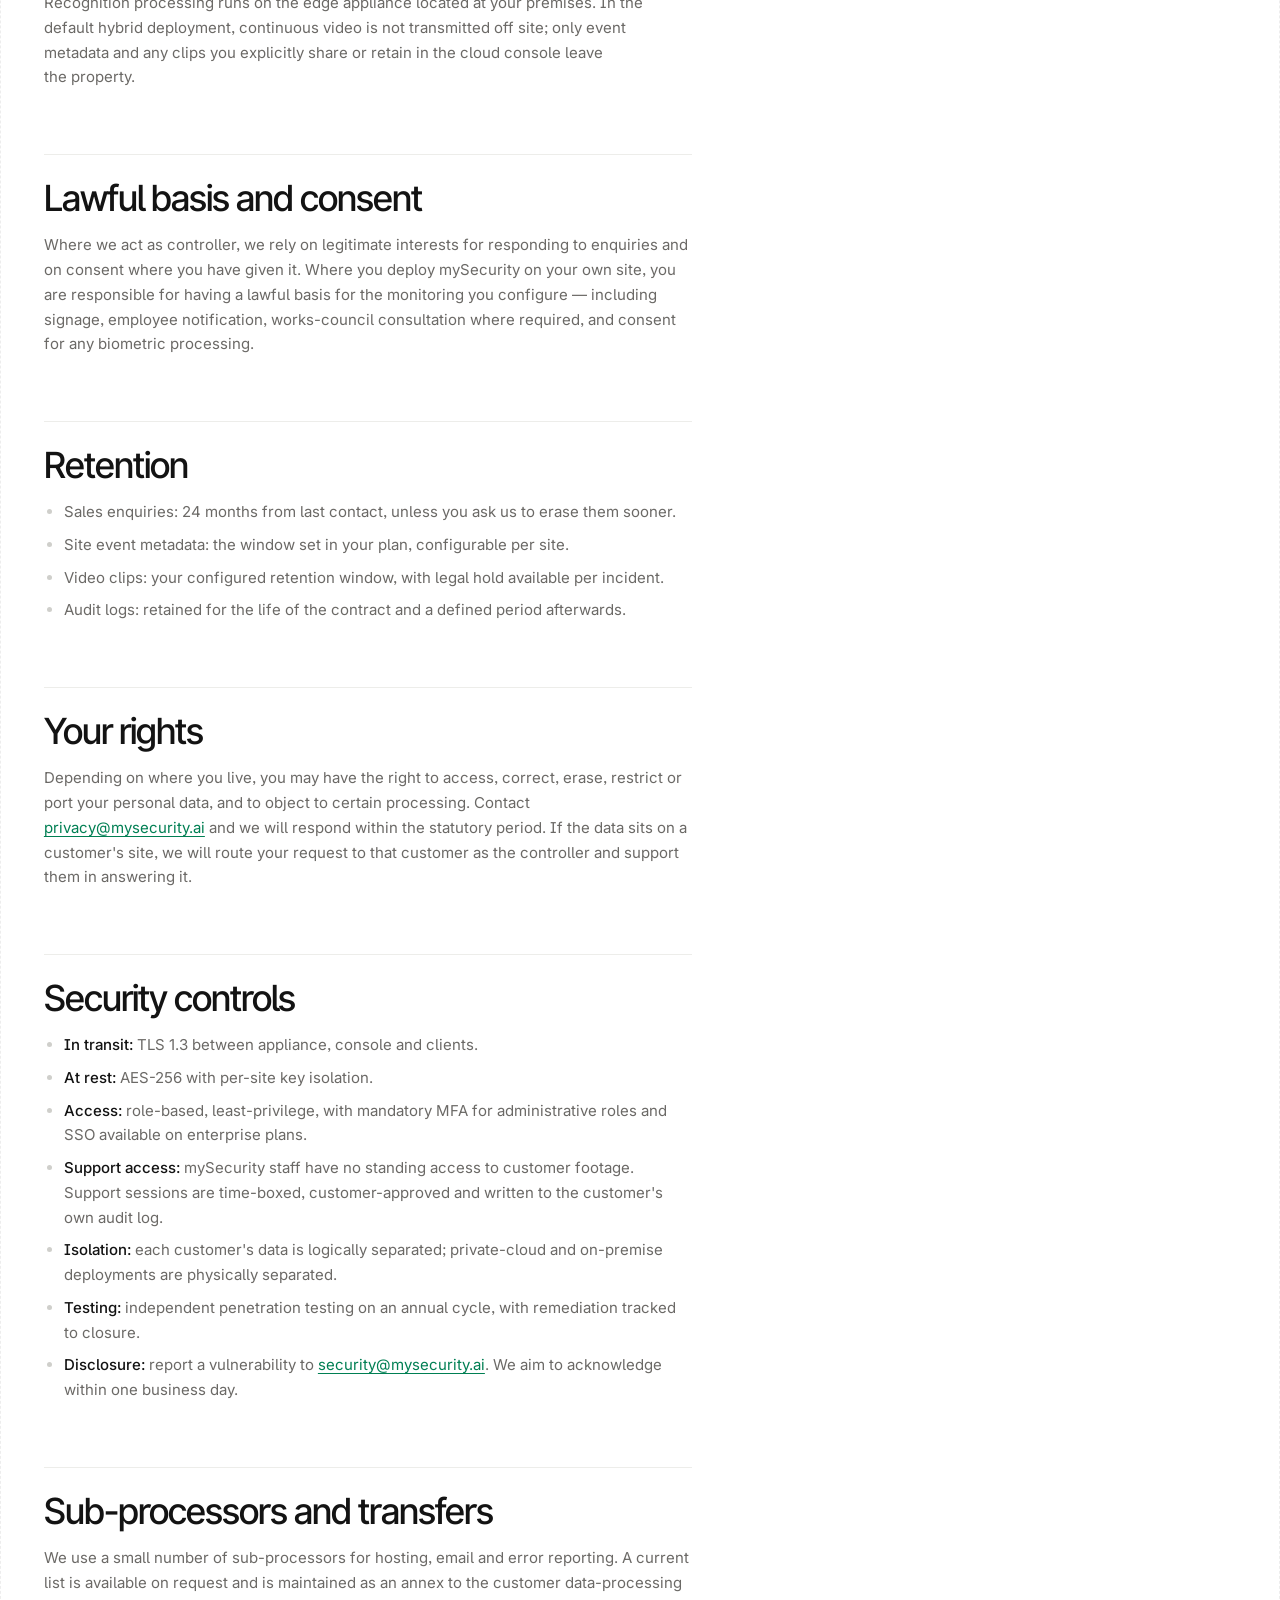
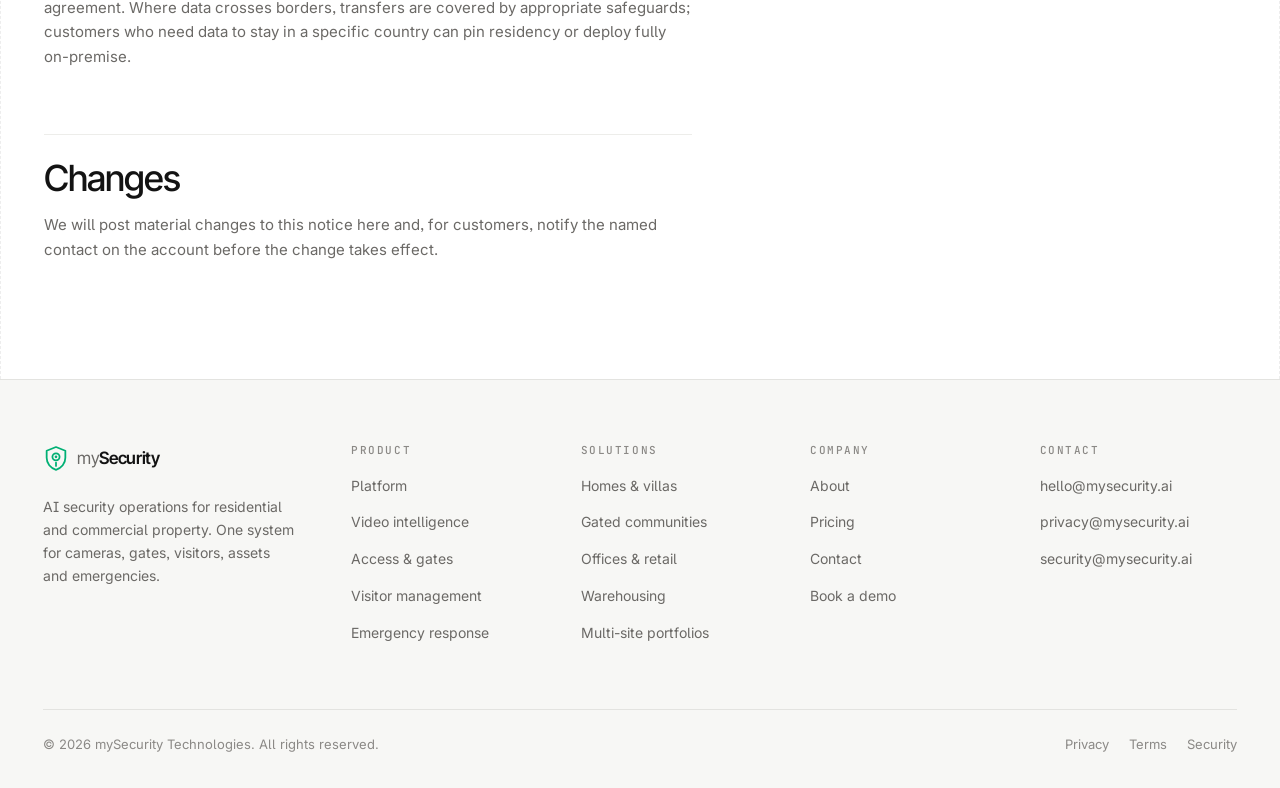
<file: privacy.html>
<!doctype html>
<html lang="en" data-theme="dark">
<head>
<meta charset="utf-8">
<meta name="viewport" content="width=device-width, initial-scale=1">
<title>Privacy &amp; security — mySecurity</title>
<meta name="description" content="How mySecurity handles personal data, video footage and site records — and the security controls behind the platform.">
<link rel="canonical" href="https://mysecurity.example.com/privacy.html">
<meta name="robots" content="index, follow">

<link rel="icon" href="assets/img/favicon.svg" type="image/svg+xml">
<link rel="preconnect" href="https://fonts.googleapis.com">
<link rel="preconnect" href="https://fonts.gstatic.com" crossorigin>
<link rel="stylesheet" href="https://fonts.googleapis.com/css2?family=Inter+Tight:wght@400;500;600&family=Inter:wght@400;500;600&family=JetBrains+Mono:wght@400;500&display=swap">

<link rel="stylesheet" href="assets/css/tokens.css">
<link rel="stylesheet" href="assets/css/base.css">
<link rel="stylesheet" href="assets/css/layout.css">
<link rel="stylesheet" href="assets/css/components.css">

<script src="assets/js/theme-init.js"></script>
<script type="module" src="assets/js/main.js"></script>
</head>

<body>
<a class="skip-link" href="#main">Skip to content</a>

<header class="site-header" data-header>
  <div class="site-header__inner">
    <a class="brand" href="index.html">
      <svg class="brand__mark" aria-hidden="true"><use href="assets/img/icons.svg#icon-logo"></use></svg>
      <span class="brand__word"><em>my</em>Security</span>
    </a>
    <nav class="site-header__nav" aria-label="Primary" data-nav-links>
      <a class="nav-link" href="platform.html">Platform</a>
      <a class="nav-link" href="residential.html">Residential</a>
      <a class="nav-link" href="commercial.html">Commercial</a>
      <a class="nav-link" href="pricing.html">Pricing</a>
      <a class="nav-link" href="about.html">Company</a>
    </nav>
    <div class="site-header__actions">
      <button class="icon-btn" type="button" data-theme-toggle aria-label="Switch theme">
        <svg class="icon-sun" aria-hidden="true"><use href="assets/img/icons.svg#icon-sun"></use></svg>
        <svg class="icon-moon" aria-hidden="true"><use href="assets/img/icons.svg#icon-moon"></use></svg>
      </button>
      <a class="btn btn--ghost" href="contact.html">Talk to sales</a>
      <a class="btn btn--primary" href="contact.html#demo">Book a demo</a>
      <button class="icon-btn menu-btn" type="button" data-menu-button aria-expanded="false" aria-controls="mobile-menu" aria-label="Open menu">
        <svg aria-hidden="true"><use href="assets/img/icons.svg#icon-menu"></use></svg>
      </button>
    </div>
  </div>
</header>

<div class="mobile-menu" id="mobile-menu" data-menu>
  <nav aria-label="Mobile">
    <ul>
      <li><a href="platform.html">Platform</a></li>
      <li><a href="residential.html">Residential</a></li>
      <li><a href="commercial.html">Commercial</a></li>
      <li><a href="pricing.html">Pricing</a></li>
      <li><a href="about.html">Company</a></li>
      <li><a href="contact.html">Contact</a></li>
    </ul>
  </nav>
  <div class="mobile-menu__actions">
    <a class="btn btn--primary btn--lg btn--block" href="contact.html#demo">Book a demo</a>
    <a class="btn btn--secondary btn--lg btn--block" href="contact.html">Talk to sales</a>
  </div>
</div>

<main id="main">
<div class="frame">

  <section class="hero hero--page section--seam">
    <div class="wrap">
      <div class="hero__inner">
        <span class="eyebrow">Legal</span>
        <h1>Privacy &amp; security</h1>
        <p class="hero__lead">
          How we handle personal data, video footage and site records — and the
          controls that sit behind the platform.
        </p>
        <p class="hero__note">Last updated: 11 August 2026</p>
      </div>
    </div>
  </section>

  <section class="section section--seam pt-6">
    <div class="wrap">
      <div class="notice w-prose">
        <svg aria-hidden="true"><use href="assets/img/icons.svg#icon-alert"></use></svg>
        <span>
          <strong class="text-display">Template — not yet legally reviewed.</strong>
          This page is a structural draft written to fit the site. Before launch
          it must be replaced with a notice reviewed by counsel for every
          jurisdiction you operate in (India's DPDP Act and the GDPR both apply
          to a business selling into these markets).
        </span>
      </div>

      <div class="prose mt-12">
        <h2 class="flush-top">Who we are</h2>
        <p>
          mySecurity Technologies (“mySecurity”, “we”) provides AI security
          software and edge hardware to residential and commercial customers.
          For enquiries about this notice, write to
          <a href="mailto:privacy@mysecurity.ai">privacy@mysecurity.ai</a>.
        </p>
        <p>
          Our role depends on the context. For our website and sales enquiries
          we are the <strong>data controller</strong>. For footage and access
          records generated on a customer's site, the customer is the controller
          and we act as their <strong>data processor</strong> under a written
          agreement.
        </p>

        <h2>What we collect on this website</h2>
        <ul>
          <li><strong>Enquiry details</strong> you type into our forms: name, email, phone, organisation, property type, camera count and your message.</li>
          <li><strong>Basic request data</strong> logged by our hosting provider: IP address, user agent and requested page, retained for a short period for security and abuse prevention.</li>
        </ul>
        <p>
          This website does not use advertising cookies or third-party
          analytics trackers. The only third-party request the site makes is to
          Google Fonts to load typefaces.
        </p>

        <h2>What the product processes on your site</h2>
        <ul>
          <li><strong>Video and images</strong> from cameras you connect.</li>
          <li><strong>Access records</strong>: badge, PIN, plate, QR and biometric events, where you have enabled them.</li>
          <li><strong>Visitor records</strong>: name, contact details, host, purpose and time of visit.</li>
          <li><strong>Sensor readings</strong> from environment and asset devices.</li>
          <li><strong>Operator activity</strong>: who viewed, exported, overrode or acknowledged what, and when.</li>
        </ul>
        <p>
          Recognition processing runs on the edge appliance located at your
          premises. In the default hybrid deployment, continuous video is not
          transmitted off site; only event metadata and any clips you explicitly
          share or retain in the cloud console leave the property.
        </p>

        <h2>Lawful basis and consent</h2>
        <p>
          Where we act as controller, we rely on legitimate interests for
          responding to enquiries and on consent where you have given it. Where
          you deploy mySecurity on your own site, you are responsible for having
          a lawful basis for the monitoring you configure — including signage,
          employee notification, works-council consultation where required, and
          consent for any biometric processing.
        </p>

        <h2>Retention</h2>
        <ul>
          <li>Sales enquiries: 24 months from last contact, unless you ask us to erase them sooner.</li>
          <li>Site event metadata: the window set in your plan, configurable per site.</li>
          <li>Video clips: your configured retention window, with legal hold available per incident.</li>
          <li>Audit logs: retained for the life of the contract and a defined period afterwards.</li>
        </ul>

        <h2>Your rights</h2>
        <p>
          Depending on where you live, you may have the right to access, correct,
          erase, restrict or port your personal data, and to object to certain
          processing. Contact
          <a href="mailto:privacy@mysecurity.ai">privacy@mysecurity.ai</a> and we
          will respond within the statutory period. If the data sits on a
          customer's site, we will route your request to that customer as the
          controller and support them in answering it.
        </p>

        <h2 id="security">Security controls</h2>
        <ul>
          <li><strong>In transit:</strong> TLS 1.3 between appliance, console and clients.</li>
          <li><strong>At rest:</strong> AES-256 with per-site key isolation.</li>
          <li><strong>Access:</strong> role-based, least-privilege, with mandatory MFA for administrative roles and SSO available on enterprise plans.</li>
          <li><strong>Support access:</strong> mySecurity staff have no standing access to customer footage. Support sessions are time-boxed, customer-approved and written to the customer's own audit log.</li>
          <li><strong>Isolation:</strong> each customer's data is logically separated; private-cloud and on-premise deployments are physically separated.</li>
          <li><strong>Testing:</strong> independent penetration testing on an annual cycle, with remediation tracked to closure.</li>
          <li><strong>Disclosure:</strong> report a vulnerability to <a href="mailto:security@mysecurity.ai">security@mysecurity.ai</a>. We aim to acknowledge within one business day.</li>
        </ul>

        <h2>Sub-processors and transfers</h2>
        <p>
          We use a small number of sub-processors for hosting, email and
          error reporting. A current list is available on request and is
          maintained as an annex to the customer data-processing agreement. Where
          data crosses borders, transfers are covered by appropriate safeguards;
          customers who need data to stay in a specific country can pin residency
          or deploy fully on-premise.
        </p>

        <h2>Changes</h2>
        <p>
          We will post material changes to this notice here and, for customers,
          notify the named contact on the account before the change takes effect.
        </p>
      </div>
    </div>
  </section>

</div>
</main>

<footer class="site-footer">
  <div class="wrap">
    <div class="site-footer__grid">
      <div class="site-footer__brand">
        <a class="brand" href="index.html">
          <svg class="brand__mark" aria-hidden="true"><use href="assets/img/icons.svg#icon-logo"></use></svg>
          <span class="brand__word"><em>my</em>Security</span>
        </a>
        <p>
          AI security operations for residential and commercial property.
          One system for cameras, gates, visitors, assets and emergencies.
        </p>
      </div>
      <div class="footer-col">
        <h3>Product</h3>
        <ul>
          <li><a href="platform.html">Platform</a></li>
          <li><a href="platform.html#video">Video intelligence</a></li>
          <li><a href="platform.html#access">Access &amp; gates</a></li>
          <li><a href="platform.html#visitors">Visitor management</a></li>
          <li><a href="platform.html#emergency">Emergency response</a></li>
        </ul>
      </div>
      <div class="footer-col">
        <h3>Solutions</h3>
        <ul>
          <li><a href="residential.html">Homes &amp; villas</a></li>
          <li><a href="residential.html#communities">Gated communities</a></li>
          <li><a href="commercial.html">Offices &amp; retail</a></li>
          <li><a href="commercial.html#industrial">Warehousing</a></li>
          <li><a href="commercial.html#portfolio">Multi-site portfolios</a></li>
        </ul>
      </div>
      <div class="footer-col">
        <h3>Company</h3>
        <ul>
          <li><a href="about.html">About</a></li>
          <li><a href="pricing.html">Pricing</a></li>
          <li><a href="contact.html">Contact</a></li>
          <li><a href="contact.html#demo">Book a demo</a></li>
        </ul>
      </div>
      <div class="footer-col">
        <h3>Contact</h3>
        <ul>
          <li><a href="mailto:hello@mysecurity.ai">hello@mysecurity.ai</a></li>
          <li><a href="mailto:privacy@mysecurity.ai">privacy@mysecurity.ai</a></li>
          <li><a href="mailto:security@mysecurity.ai">security@mysecurity.ai</a></li>
        </ul>
      </div>
    </div>
    <div class="site-footer__base">
      <span>© <span data-year>2026</span> mySecurity Technologies. All rights reserved.</span>
      <div class="site-footer__legal">
        <a href="privacy.html">Privacy</a>
        <a href="terms.html">Terms</a>
        <a href="privacy.html#security">Security</a>
      </div>
    </div>
  </div>
</footer>

</body>
</html>
</file>
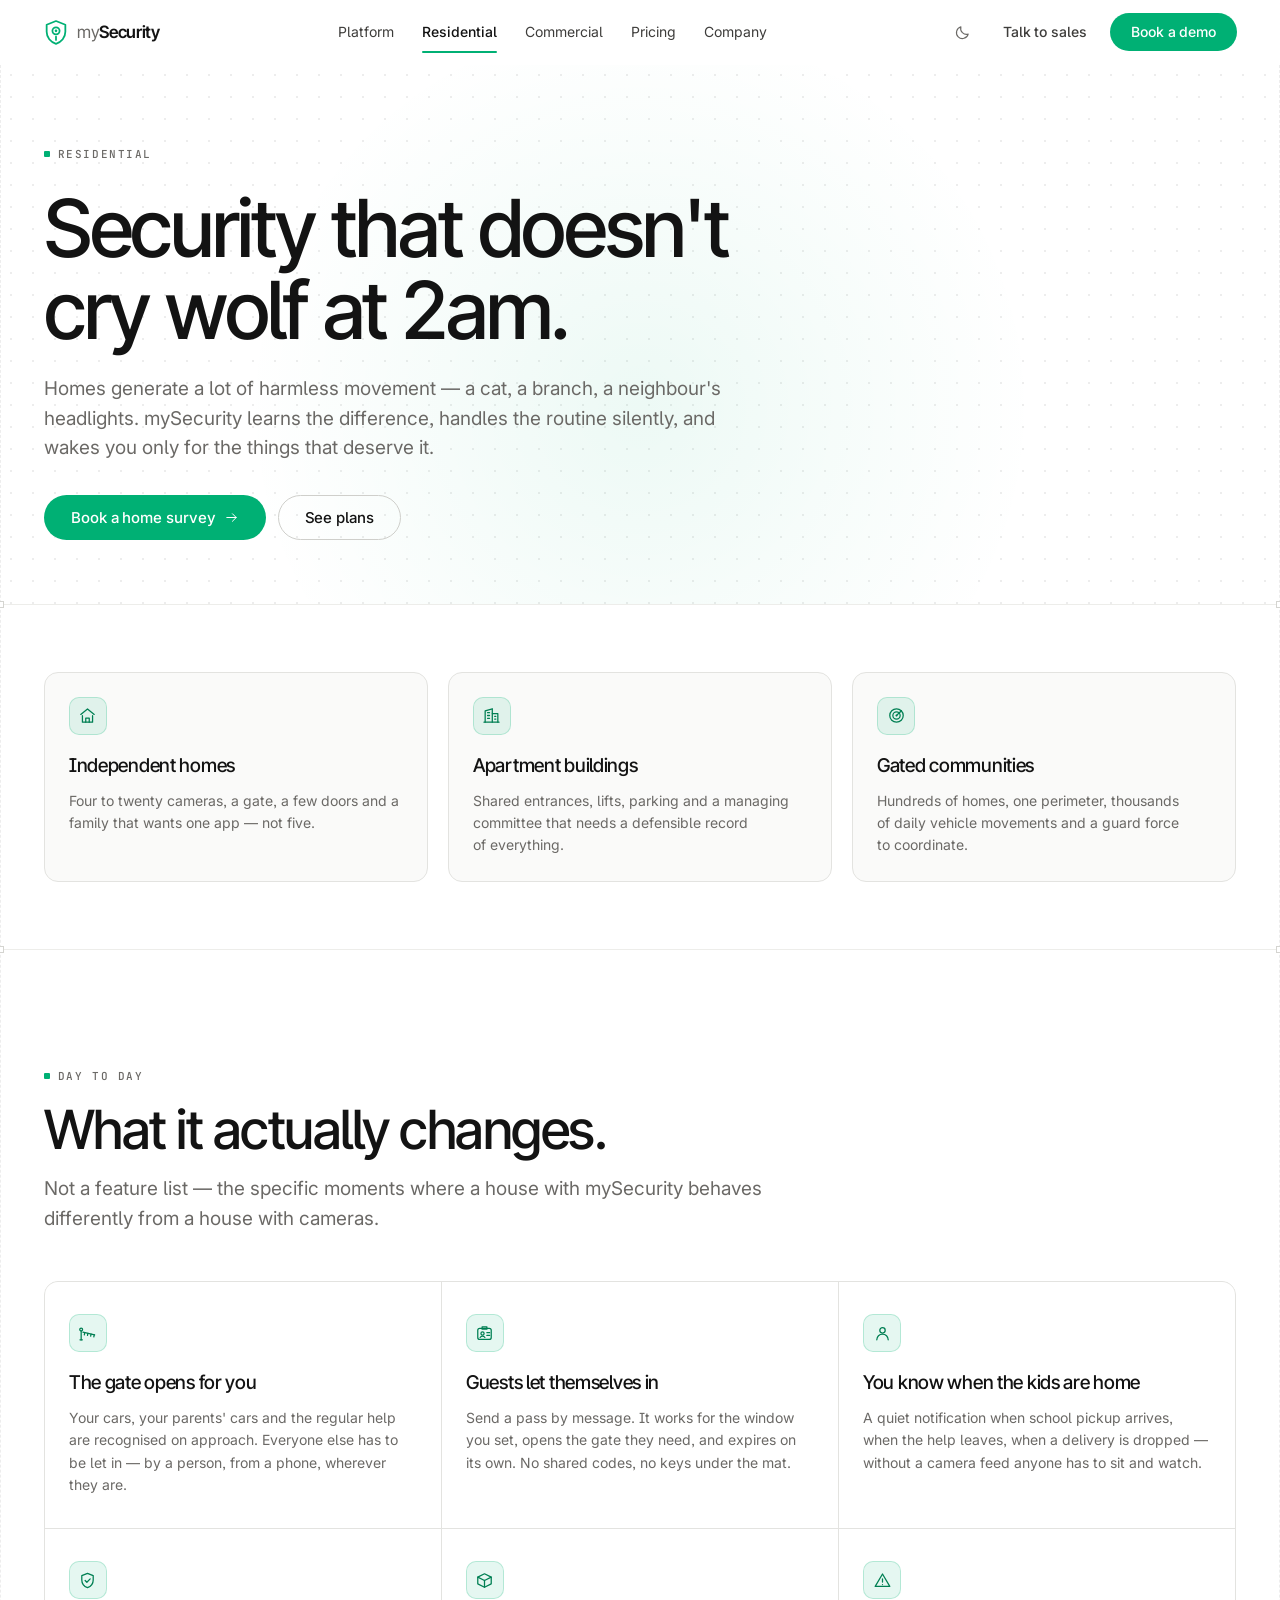
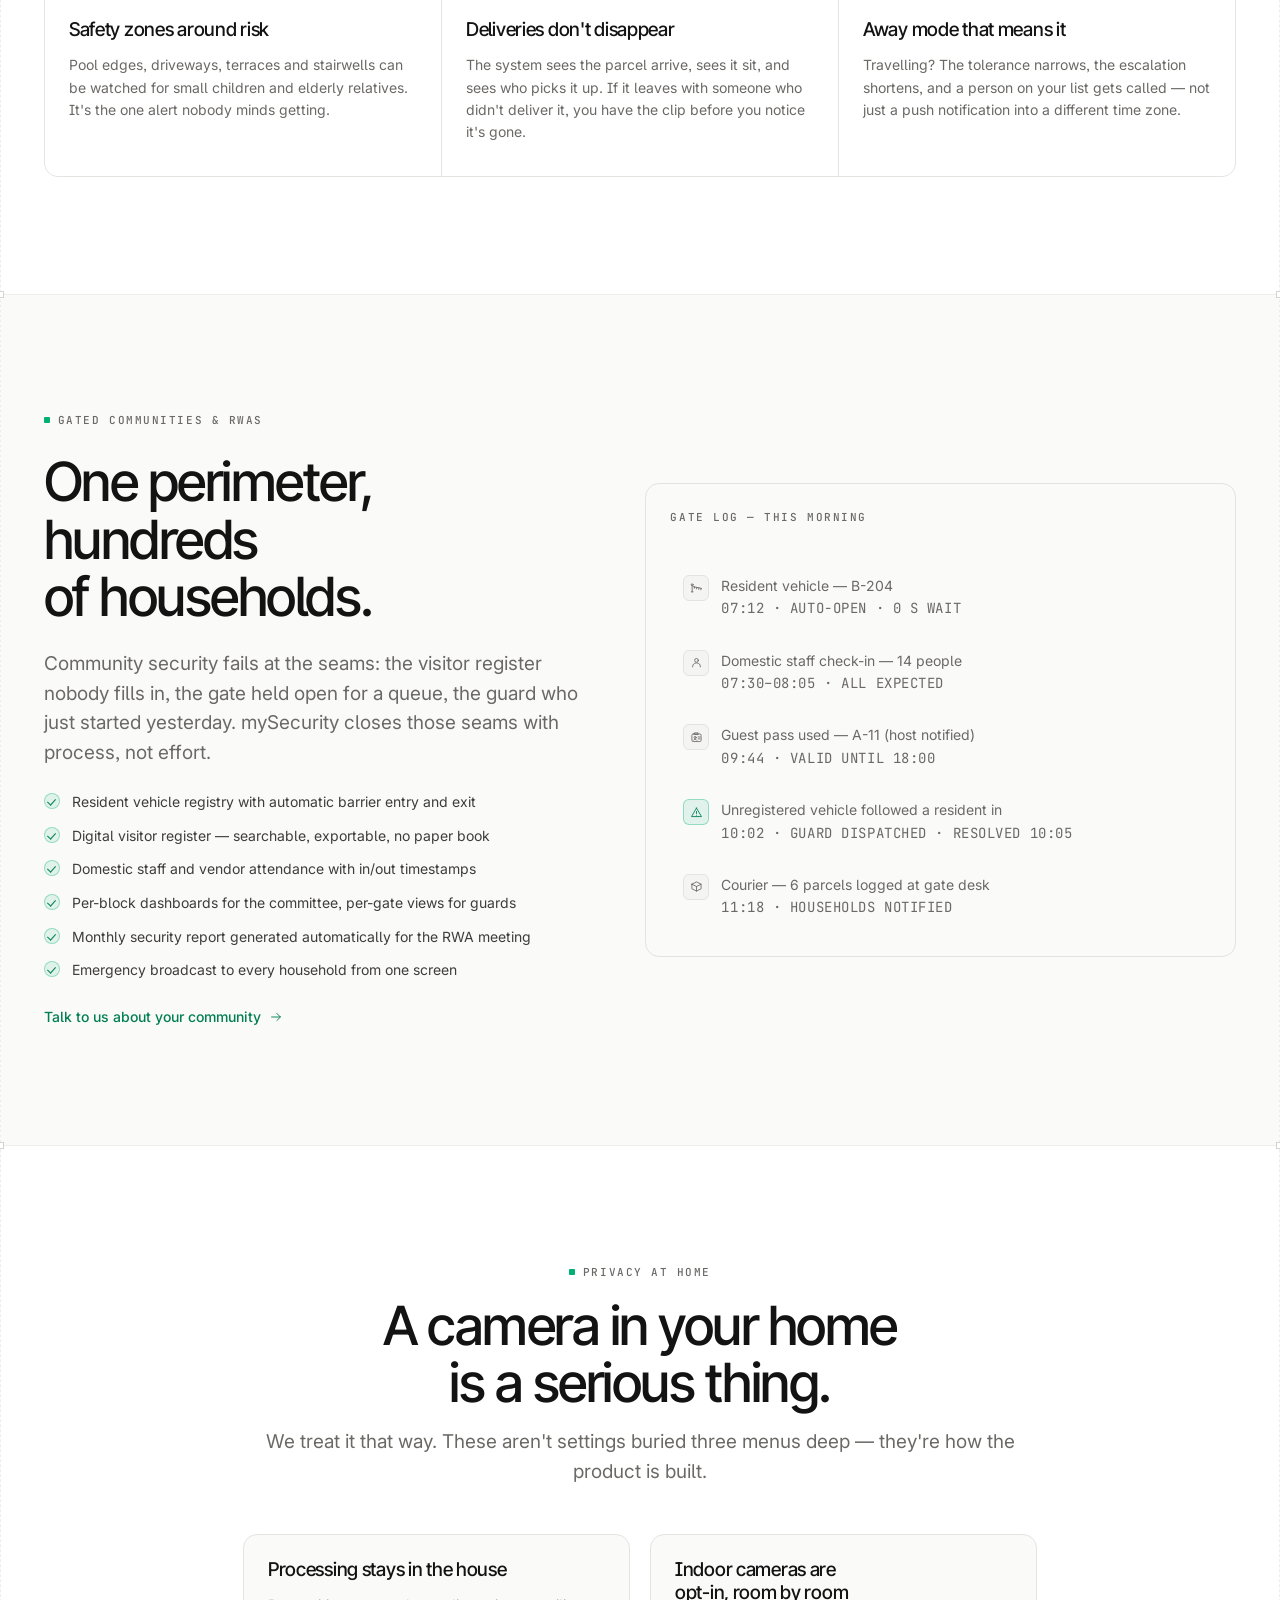
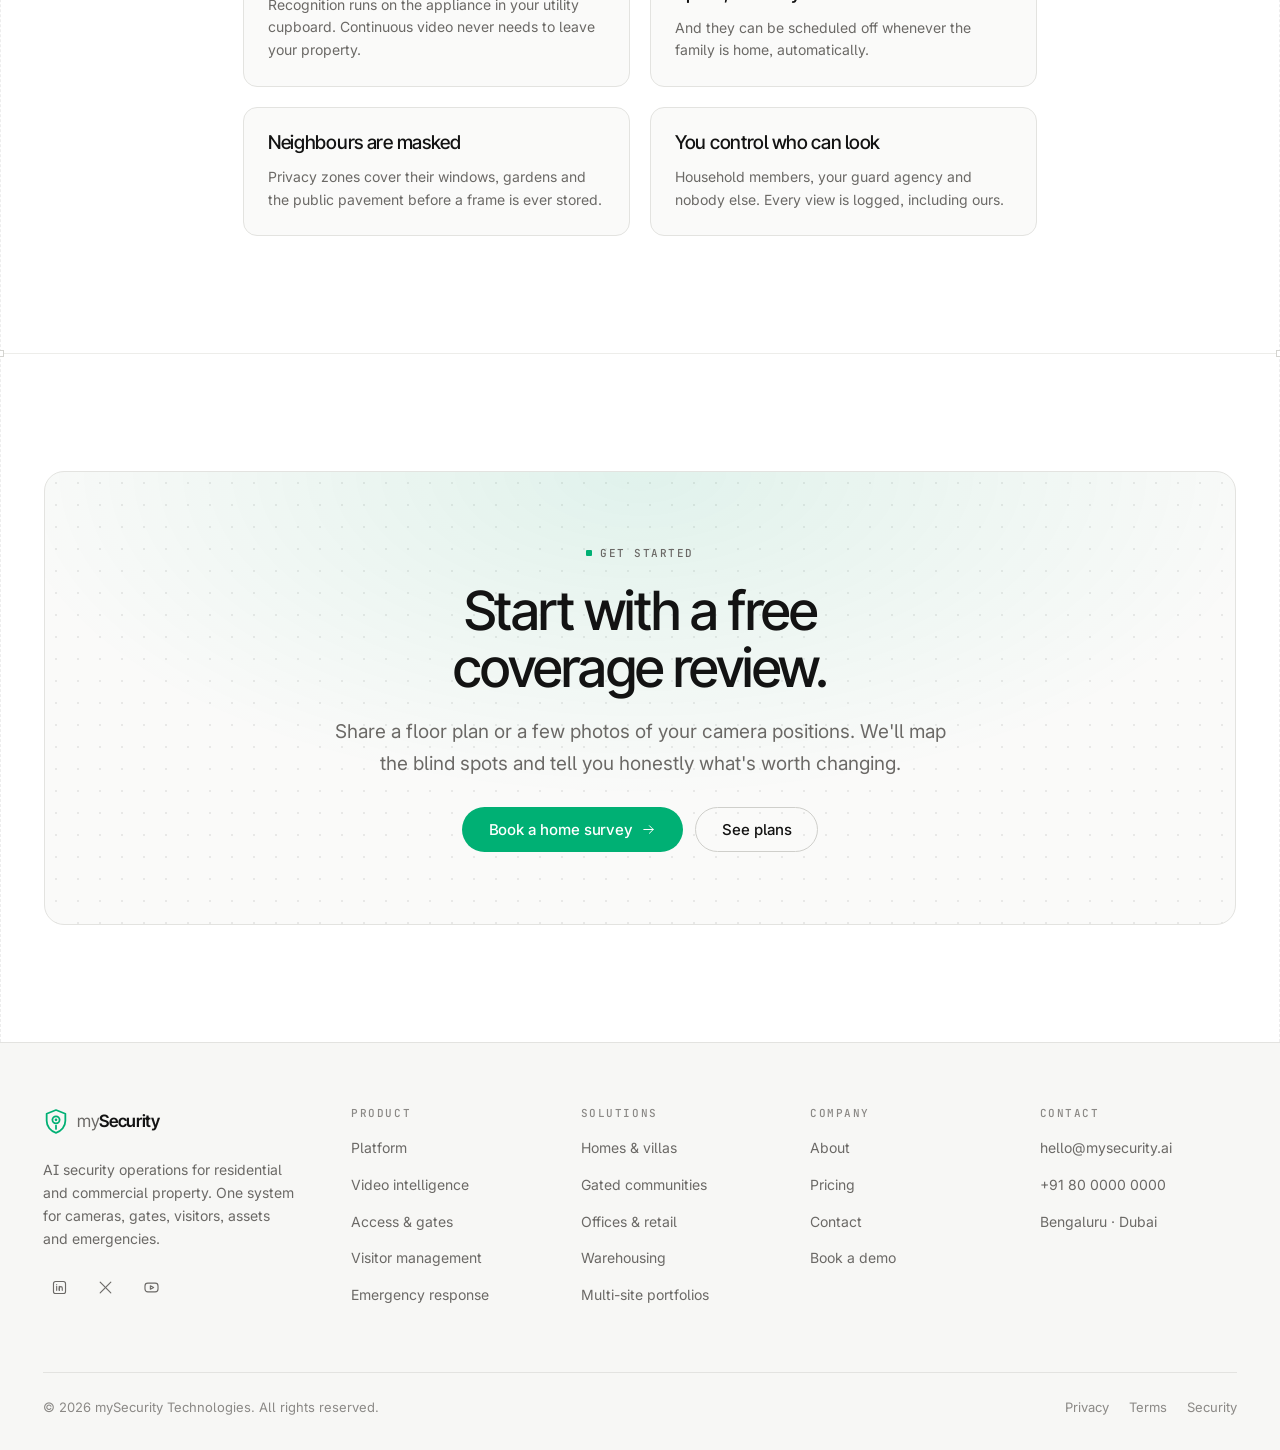
<file: residential.html>
<!doctype html>
<html lang="en" data-theme="dark">
<head>
<meta charset="utf-8">
<meta name="viewport" content="width=device-width, initial-scale=1">
<title>Residential — mySecurity</title>
<meta name="description" content="AI security for villas, apartments and gated communities: recognised family and staff, automatic gate entry, guest passes, safety zones and society-wide dashboards.">
<link rel="canonical" href="https://mysecurity.example.com/residential.html">

<meta property="og:type" content="website">
<meta property="og:title" content="Residential — mySecurity">
<meta property="og:description" content="Quiet by default, awake when it matters. AI security for homes and gated communities.">
<meta property="og:image" content="assets/img/og-image.svg">
<meta name="twitter:card" content="summary_large_image">

<link rel="icon" href="assets/img/favicon.svg" type="image/svg+xml">
<link rel="preconnect" href="https://fonts.googleapis.com">
<link rel="preconnect" href="https://fonts.gstatic.com" crossorigin>
<link rel="stylesheet" href="https://fonts.googleapis.com/css2?family=Inter+Tight:wght@400;500;600&family=Inter:wght@400;500;600&family=JetBrains+Mono:wght@400;500&display=swap">

<link rel="stylesheet" href="assets/css/tokens.css">
<link rel="stylesheet" href="assets/css/base.css">
<link rel="stylesheet" href="assets/css/layout.css">
<link rel="stylesheet" href="assets/css/components.css">

<script src="assets/js/theme-init.js"></script>
<script type="module" src="assets/js/main.js"></script>
</head>

<body>
<a class="skip-link" href="#main">Skip to content</a>

<header class="site-header" data-header>
  <div class="site-header__inner">
    <a class="brand" href="index.html">
      <svg class="brand__mark" aria-hidden="true"><use href="assets/img/icons.svg#icon-logo"></use></svg>
      <span class="brand__word"><em>my</em>Security</span>
    </a>
    <nav class="site-header__nav" aria-label="Primary" data-nav-links>
      <a class="nav-link" href="platform.html">Platform</a>
      <a class="nav-link" href="residential.html">Residential</a>
      <a class="nav-link" href="commercial.html">Commercial</a>
      <a class="nav-link" href="pricing.html">Pricing</a>
      <a class="nav-link" href="about.html">Company</a>
    </nav>
    <div class="site-header__actions">
      <button class="icon-btn" type="button" data-theme-toggle aria-label="Switch theme">
        <svg class="icon-sun" aria-hidden="true"><use href="assets/img/icons.svg#icon-sun"></use></svg>
        <svg class="icon-moon" aria-hidden="true"><use href="assets/img/icons.svg#icon-moon"></use></svg>
      </button>
      <a class="btn btn--ghost" href="contact.html">Talk to sales</a>
      <a class="btn btn--primary" href="contact.html#demo">Book a demo</a>
      <button class="icon-btn menu-btn" type="button" data-menu-button aria-expanded="false" aria-controls="mobile-menu" aria-label="Open menu">
        <svg aria-hidden="true"><use href="assets/img/icons.svg#icon-menu"></use></svg>
      </button>
    </div>
  </div>
</header>

<div class="mobile-menu" id="mobile-menu" data-menu>
  <nav aria-label="Mobile">
    <ul>
      <li><a href="platform.html">Platform</a></li>
      <li><a href="residential.html">Residential</a></li>
      <li><a href="commercial.html">Commercial</a></li>
      <li><a href="pricing.html">Pricing</a></li>
      <li><a href="about.html">Company</a></li>
      <li><a href="contact.html">Contact</a></li>
    </ul>
  </nav>
  <div class="mobile-menu__actions">
    <a class="btn btn--primary btn--lg btn--block" href="contact.html#demo">Book a demo</a>
    <a class="btn btn--secondary btn--lg btn--block" href="contact.html">Talk to sales</a>
  </div>
</div>

<main id="main">
<div class="frame">

  <section class="hero hero--page section--dotted section--seam">
    <div class="wrap">
      <div class="hero__inner">
        <span class="eyebrow">Residential</span>
        <h1>Security that doesn't cry wolf at 2am.</h1>
        <p class="hero__lead">
          Homes generate a lot of harmless movement — a cat, a branch, a
          neighbour's headlights. mySecurity learns the difference, handles the
          routine silently, and wakes you only for the things that deserve it.
        </p>
        <div class="hero__actions">
          <a class="btn btn--primary btn--lg" href="contact.html#demo">
            Book a home survey
            <svg aria-hidden="true"><use href="assets/img/icons.svg#icon-arrow-right"></use></svg>
          </a>
          <a class="btn btn--secondary btn--lg" href="pricing.html">See plans</a>
        </div>
      </div>
    </div>
  </section>

  <!-- Who it's for -->
  <section class="section section--tight">
    <div class="wrap">
      <div class="grid grid--3" data-reveal-group>
        <article class="card">
          <span class="card__icon"><svg aria-hidden="true"><use href="assets/img/icons.svg#icon-home"></use></svg></span>
          <h3>Independent homes</h3>
          <p>Four to twenty cameras, a gate, a few doors and a family that wants one app — not five.</p>
        </article>
        <article class="card">
          <span class="card__icon"><svg aria-hidden="true"><use href="assets/img/icons.svg#icon-building"></use></svg></span>
          <h3>Apartment buildings</h3>
          <p>Shared entrances, lifts, parking and a managing committee that needs a defensible record of everything.</p>
        </article>
        <article class="card">
          <span class="card__icon"><svg aria-hidden="true"><use href="assets/img/icons.svg#icon-radar"></use></svg></span>
          <h3>Gated communities</h3>
          <p>Hundreds of homes, one perimeter, thousands of daily vehicle movements and a guard force to coordinate.</p>
        </article>
      </div>
    </div>
  </section>

  <!-- Everyday life -->
  <section class="section">
    <div class="wrap">
      <div class="section-head">
        <span class="eyebrow">Day to day</span>
        <h2>What it actually changes.</h2>
        <p>
          Not a feature list — the specific moments where a house with
          mySecurity behaves differently from a house with cameras.
        </p>
      </div>

      <div class="card-grid" data-reveal-group>
        <article class="card card--feature">
          <span class="card__icon"><svg aria-hidden="true"><use href="assets/img/icons.svg#icon-gate"></use></svg></span>
          <h3>The gate opens for you</h3>
          <p>
            Your cars, your parents' cars and the regular help are recognised on
            approach. Everyone else has to be let in — by a person, from a
            phone, wherever they are.
          </p>
        </article>

        <article class="card card--feature">
          <span class="card__icon"><svg aria-hidden="true"><use href="assets/img/icons.svg#icon-badge"></use></svg></span>
          <h3>Guests let themselves in</h3>
          <p>
            Send a pass by message. It works for the window you set, opens the
            gate they need, and expires on its own. No shared codes, no keys
            under the mat.
          </p>
        </article>

        <article class="card card--feature">
          <span class="card__icon"><svg aria-hidden="true"><use href="assets/img/icons.svg#icon-user"></use></svg></span>
          <h3>You know when the kids are home</h3>
          <p>
            A quiet notification when school pickup arrives, when the help
            leaves, when a delivery is dropped — without a camera feed anyone
            has to sit and watch.
          </p>
        </article>

        <article class="card card--feature">
          <span class="card__icon"><svg aria-hidden="true"><use href="assets/img/icons.svg#icon-shield"></use></svg></span>
          <h3>Safety zones around risk</h3>
          <p>
            Pool edges, driveways, terraces and stairwells can be watched for
            small children and elderly relatives. It's the one alert nobody
            minds getting.
          </p>
        </article>

        <article class="card card--feature">
          <span class="card__icon"><svg aria-hidden="true"><use href="assets/img/icons.svg#icon-asset"></use></svg></span>
          <h3>Deliveries don't disappear</h3>
          <p>
            The system sees the parcel arrive, sees it sit, and sees who picks
            it up. If it leaves with someone who didn't deliver it, you have the
            clip before you notice it's gone.
          </p>
        </article>

        <article class="card card--feature">
          <span class="card__icon"><svg aria-hidden="true"><use href="assets/img/icons.svg#icon-alert"></use></svg></span>
          <h3>Away mode that means it</h3>
          <p>
            Travelling? The tolerance narrows, the escalation shortens, and a
            person on your list gets called — not just a push notification into
            a different time zone.
          </p>
        </article>
      </div>
    </div>
  </section>

  <!-- Communities -->
  <section class="section section--surface" id="communities">
    <div class="wrap">
      <div class="split">
        <div class="stack-6" data-reveal>
          <span class="eyebrow">Gated communities &amp; RWAs</span>
          <h2>One perimeter, hundreds of households.</h2>
          <p class="text-muted text-lead">
            Community security fails at the seams: the visitor register nobody
            fills in, the gate held open for a queue, the guard who just started
            yesterday. mySecurity closes those seams with process, not effort.
          </p>
          <ul class="ticks">
            <li>Resident vehicle registry with automatic barrier entry and exit</li>
            <li>Digital visitor register — searchable, exportable, no paper book</li>
            <li>Domestic staff and vendor attendance with in/out timestamps</li>
            <li>Per-block dashboards for the committee, per-gate views for guards</li>
            <li>Monthly security report generated automatically for the RWA meeting</li>
            <li>Emergency broadcast to every household from one screen</li>
          </ul>
          <a class="link-arrow" href="contact.html#demo">
            Talk to us about your community
            <svg aria-hidden="true"><use href="assets/img/icons.svg#icon-arrow-right"></use></svg>
          </a>
        </div>

        <div class="card" data-reveal>
          <span class="eyebrow eyebrow--bare">Gate log — this morning</span>
          <ul class="feed mt-6">
            <li class="feed__item">
              <span class="feed__glyph"><svg aria-hidden="true"><use href="assets/img/icons.svg#icon-gate"></use></svg></span>
              <div>
                <p class="feed__title">Resident vehicle — B-204</p>
                <p class="feed__meta">07:12 · AUTO-OPEN · 0 S WAIT</p>
              </div>
            </li>
            <li class="feed__item">
              <span class="feed__glyph"><svg aria-hidden="true"><use href="assets/img/icons.svg#icon-user"></use></svg></span>
              <div>
                <p class="feed__title">Domestic staff check-in — 14 people</p>
                <p class="feed__meta">07:30–08:05 · ALL EXPECTED</p>
              </div>
            </li>
            <li class="feed__item">
              <span class="feed__glyph"><svg aria-hidden="true"><use href="assets/img/icons.svg#icon-badge"></use></svg></span>
              <div>
                <p class="feed__title">Guest pass used — A-11 (host notified)</p>
                <p class="feed__meta">09:44 · VALID UNTIL 18:00</p>
              </div>
            </li>
            <li class="feed__item" data-level="alert">
              <span class="feed__glyph"><svg aria-hidden="true"><use href="assets/img/icons.svg#icon-alert"></use></svg></span>
              <div>
                <p class="feed__title">Unregistered vehicle followed a resident in</p>
                <p class="feed__meta">10:02 · GUARD DISPATCHED · RESOLVED 10:05</p>
              </div>
            </li>
            <li class="feed__item">
              <span class="feed__glyph"><svg aria-hidden="true"><use href="assets/img/icons.svg#icon-asset"></use></svg></span>
              <div>
                <p class="feed__title">Courier — 6 parcels logged at gate desk</p>
                <p class="feed__meta">11:18 · HOUSEHOLDS NOTIFIED</p>
              </div>
            </li>
          </ul>
        </div>
      </div>
    </div>
  </section>

  <!-- Privacy for homes -->
  <section class="section">
    <div class="wrap wrap--narrow">
      <div class="section-head section-head--center">
        <span class="eyebrow">Privacy at home</span>
        <h2>A camera in your home is a serious thing.</h2>
        <p>
          We treat it that way. These aren't settings buried three menus deep —
          they're how the product is built.
        </p>
      </div>

      <div class="grid grid--2" data-reveal-group>
        <div class="card">
          <h4>Processing stays in the house</h4>
          <p>Recognition runs on the appliance in your utility cupboard. Continuous video never needs to leave your property.</p>
        </div>
        <div class="card">
          <h4>Indoor cameras are opt-in, room by room</h4>
          <p>And they can be scheduled off whenever the family is home, automatically.</p>
        </div>
        <div class="card">
          <h4>Neighbours are masked</h4>
          <p>Privacy zones cover their windows, gardens and the public pavement before a frame is ever stored.</p>
        </div>
        <div class="card">
          <h4>You control who can look</h4>
          <p>Household members, your guard agency and nobody else. Every view is logged, including ours.</p>
        </div>
      </div>
    </div>
  </section>

  <section class="section">
    <div class="wrap">
      <div class="cta" data-reveal>
        <span class="eyebrow">Get started</span>
        <h2>Start with a free coverage review.</h2>
        <p>
          Share a floor plan or a few photos of your camera positions. We'll map
          the blind spots and tell you honestly what's worth changing.
        </p>
        <div class="hero__actions">
          <a class="btn btn--primary btn--lg" href="contact.html#demo">
            Book a home survey
            <svg aria-hidden="true"><use href="assets/img/icons.svg#icon-arrow-right"></use></svg>
          </a>
          <a class="btn btn--secondary btn--lg" href="pricing.html">See plans</a>
        </div>
      </div>
    </div>
  </section>

</div>
</main>

<footer class="site-footer">
  <div class="wrap">
    <div class="site-footer__grid">
      <div class="site-footer__brand">
        <a class="brand" href="index.html">
          <svg class="brand__mark" aria-hidden="true"><use href="assets/img/icons.svg#icon-logo"></use></svg>
          <span class="brand__word"><em>my</em>Security</span>
        </a>
        <p>
          AI security operations for residential and commercial property.
          One system for cameras, gates, visitors, assets and emergencies.
        </p>
        <div class="row mt-5">
          <a class="icon-btn" href="#" aria-label="mySecurity on LinkedIn"><svg aria-hidden="true"><use href="assets/img/icons.svg#icon-linkedin"></use></svg></a>
          <a class="icon-btn" href="#" aria-label="mySecurity on X"><svg aria-hidden="true"><use href="assets/img/icons.svg#icon-x"></use></svg></a>
          <a class="icon-btn" href="#" aria-label="mySecurity on YouTube"><svg aria-hidden="true"><use href="assets/img/icons.svg#icon-youtube"></use></svg></a>
        </div>
      </div>
      <div class="footer-col">
        <h3>Product</h3>
        <ul>
          <li><a href="platform.html">Platform</a></li>
          <li><a href="platform.html#video">Video intelligence</a></li>
          <li><a href="platform.html#access">Access &amp; gates</a></li>
          <li><a href="platform.html#visitors">Visitor management</a></li>
          <li><a href="platform.html#emergency">Emergency response</a></li>
        </ul>
      </div>
      <div class="footer-col">
        <h3>Solutions</h3>
        <ul>
          <li><a href="residential.html">Homes &amp; villas</a></li>
          <li><a href="residential.html#communities">Gated communities</a></li>
          <li><a href="commercial.html">Offices &amp; retail</a></li>
          <li><a href="commercial.html#industrial">Warehousing</a></li>
          <li><a href="commercial.html#portfolio">Multi-site portfolios</a></li>
        </ul>
      </div>
      <div class="footer-col">
        <h3>Company</h3>
        <ul>
          <li><a href="about.html">About</a></li>
          <li><a href="pricing.html">Pricing</a></li>
          <li><a href="contact.html">Contact</a></li>
          <li><a href="contact.html#demo">Book a demo</a></li>
        </ul>
      </div>
      <div class="footer-col">
        <h3>Contact</h3>
        <ul>
          <li><a href="mailto:hello@mysecurity.ai">hello@mysecurity.ai</a></li>
          <li><a href="tel:+918000000000">+91 80 0000 0000</a></li>
          <li><span class="text-muted text-sm">Bengaluru · Dubai</span></li>
        </ul>
      </div>
    </div>
    <div class="site-footer__base">
      <span>© <span data-year>2026</span> mySecurity Technologies. All rights reserved.</span>
      <div class="site-footer__legal">
        <a href="privacy.html">Privacy</a>
        <a href="terms.html">Terms</a>
        <a href="privacy.html#security">Security</a>
      </div>
    </div>
  </div>
</footer>

</body>
</html>
</file>
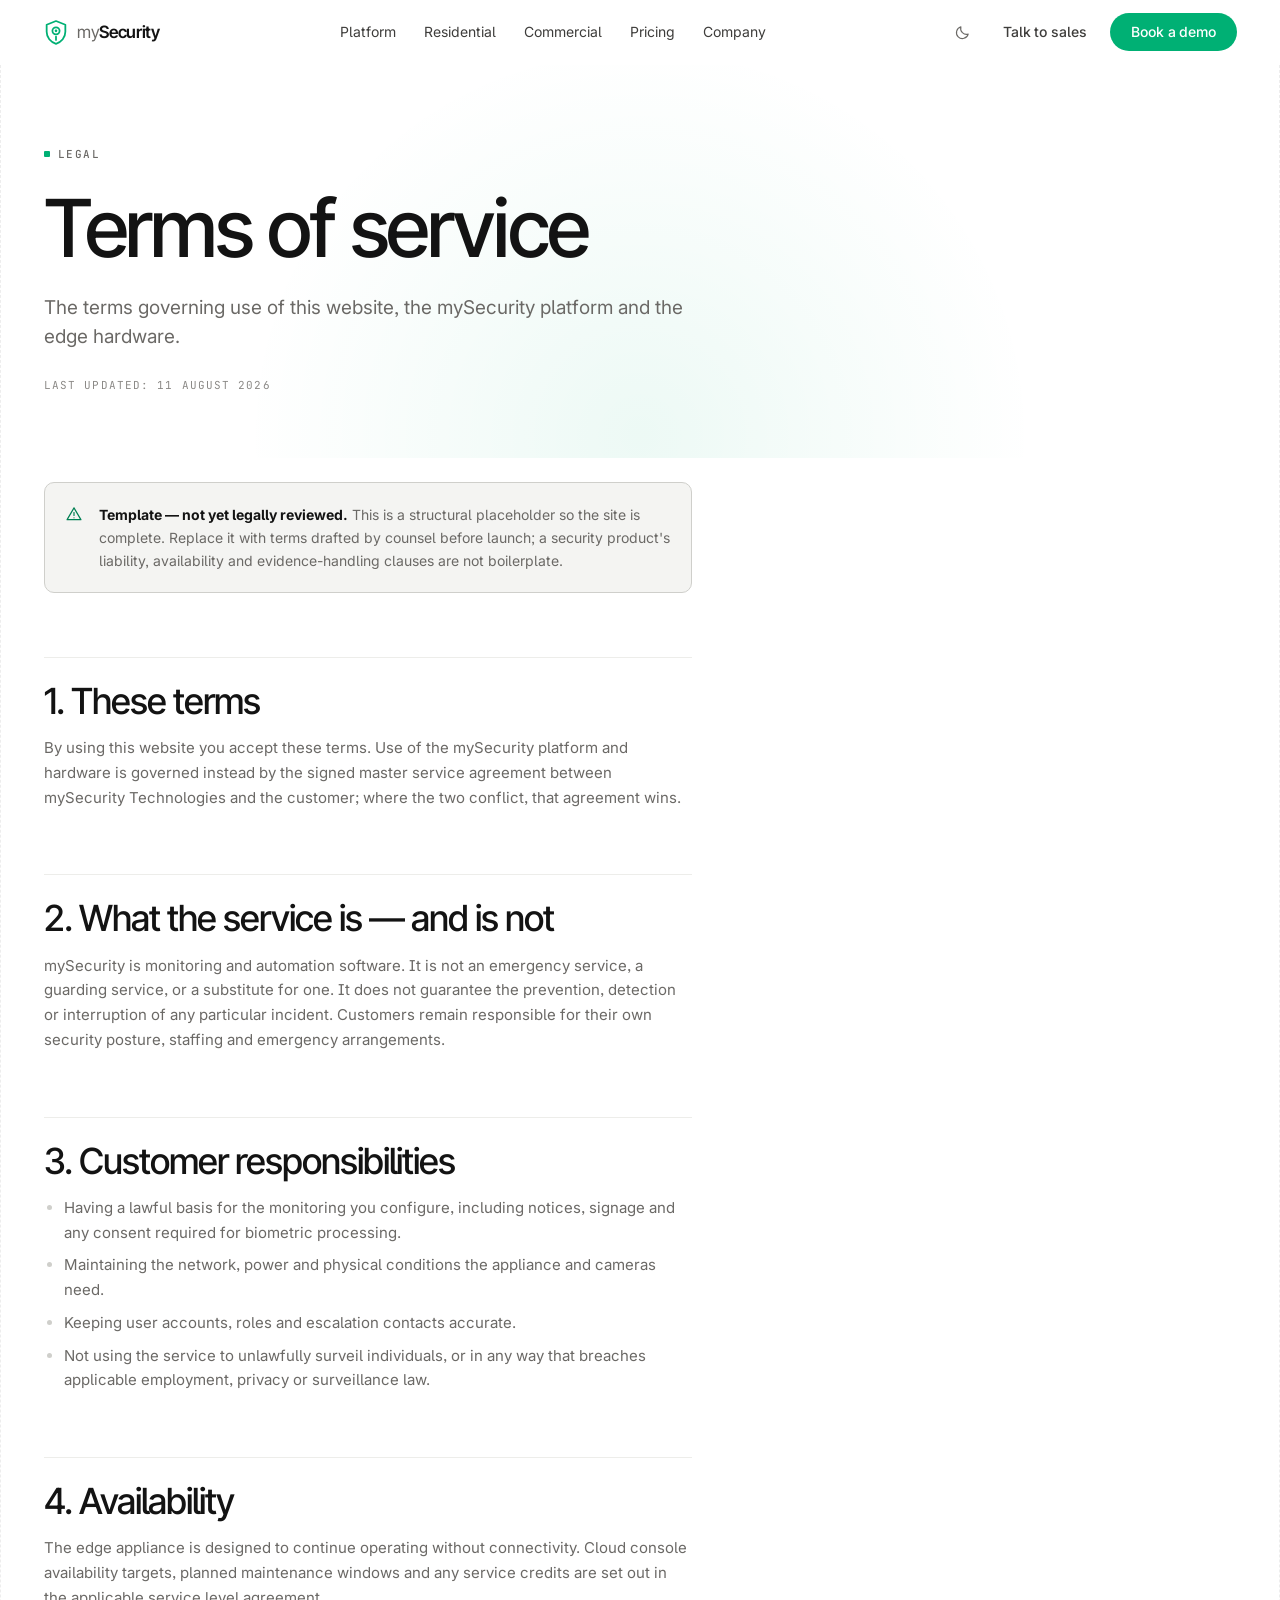
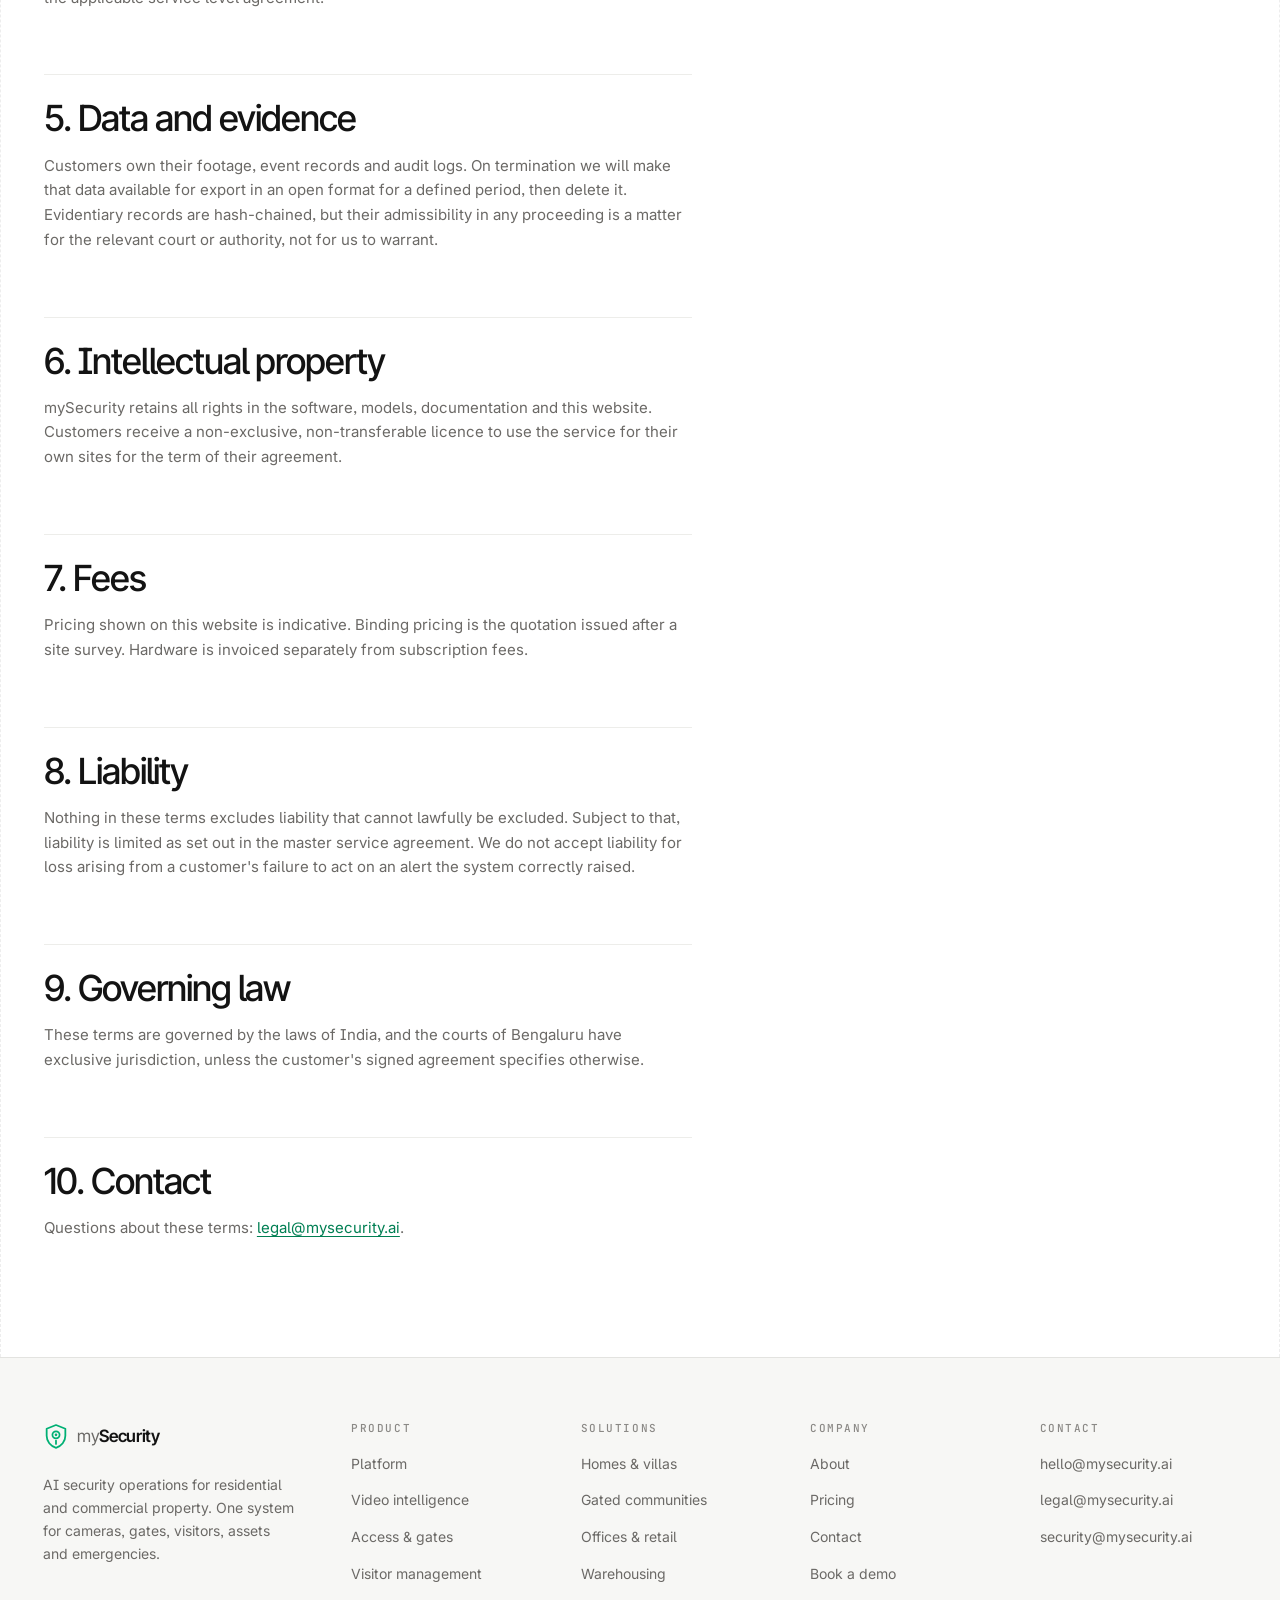
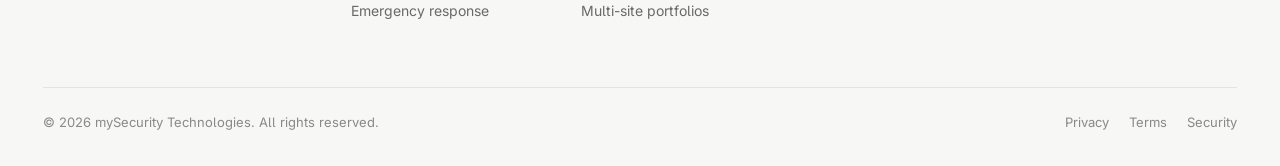
<file: terms.html>
<!doctype html>
<html lang="en" data-theme="dark">
<head>
<meta charset="utf-8">
<meta name="viewport" content="width=device-width, initial-scale=1">
<title>Terms of service — mySecurity</title>
<meta name="description" content="Terms governing use of the mySecurity website, platform and edge hardware.">
<link rel="canonical" href="https://mysecurity.example.com/terms.html">

<link rel="icon" href="assets/img/favicon.svg" type="image/svg+xml">
<link rel="preconnect" href="https://fonts.googleapis.com">
<link rel="preconnect" href="https://fonts.gstatic.com" crossorigin>
<link rel="stylesheet" href="https://fonts.googleapis.com/css2?family=Inter+Tight:wght@400;500;600&family=Inter:wght@400;500;600&family=JetBrains+Mono:wght@400;500&display=swap">

<link rel="stylesheet" href="assets/css/tokens.css">
<link rel="stylesheet" href="assets/css/base.css">
<link rel="stylesheet" href="assets/css/layout.css">
<link rel="stylesheet" href="assets/css/components.css">

<script src="assets/js/theme-init.js"></script>
<script type="module" src="assets/js/main.js"></script>
</head>

<body>
<a class="skip-link" href="#main">Skip to content</a>

<header class="site-header" data-header>
  <div class="site-header__inner">
    <a class="brand" href="index.html">
      <svg class="brand__mark" aria-hidden="true"><use href="assets/img/icons.svg#icon-logo"></use></svg>
      <span class="brand__word"><em>my</em>Security</span>
    </a>
    <nav class="site-header__nav" aria-label="Primary" data-nav-links>
      <a class="nav-link" href="platform.html">Platform</a>
      <a class="nav-link" href="residential.html">Residential</a>
      <a class="nav-link" href="commercial.html">Commercial</a>
      <a class="nav-link" href="pricing.html">Pricing</a>
      <a class="nav-link" href="about.html">Company</a>
    </nav>
    <div class="site-header__actions">
      <button class="icon-btn" type="button" data-theme-toggle aria-label="Switch theme">
        <svg class="icon-sun" aria-hidden="true"><use href="assets/img/icons.svg#icon-sun"></use></svg>
        <svg class="icon-moon" aria-hidden="true"><use href="assets/img/icons.svg#icon-moon"></use></svg>
      </button>
      <a class="btn btn--ghost" href="contact.html">Talk to sales</a>
      <a class="btn btn--primary" href="contact.html#demo">Book a demo</a>
      <button class="icon-btn menu-btn" type="button" data-menu-button aria-expanded="false" aria-controls="mobile-menu" aria-label="Open menu">
        <svg aria-hidden="true"><use href="assets/img/icons.svg#icon-menu"></use></svg>
      </button>
    </div>
  </div>
</header>

<div class="mobile-menu" id="mobile-menu" data-menu>
  <nav aria-label="Mobile">
    <ul>
      <li><a href="platform.html">Platform</a></li>
      <li><a href="residential.html">Residential</a></li>
      <li><a href="commercial.html">Commercial</a></li>
      <li><a href="pricing.html">Pricing</a></li>
      <li><a href="about.html">Company</a></li>
      <li><a href="contact.html">Contact</a></li>
    </ul>
  </nav>
  <div class="mobile-menu__actions">
    <a class="btn btn--primary btn--lg btn--block" href="contact.html#demo">Book a demo</a>
    <a class="btn btn--secondary btn--lg btn--block" href="contact.html">Talk to sales</a>
  </div>
</div>

<main id="main">
<div class="frame">

  <section class="hero hero--page section--seam">
    <div class="wrap">
      <div class="hero__inner">
        <span class="eyebrow">Legal</span>
        <h1>Terms of service</h1>
        <p class="hero__lead">
          The terms governing use of this website, the mySecurity platform and
          the edge hardware.
        </p>
        <p class="hero__note">Last updated: 11 August 2026</p>
      </div>
    </div>
  </section>

  <section class="section section--seam pt-6">
    <div class="wrap">
      <div class="notice w-prose">
        <svg aria-hidden="true"><use href="assets/img/icons.svg#icon-alert"></use></svg>
        <span>
          <strong class="text-display">Template — not yet legally reviewed.</strong>
          This is a structural placeholder so the site is complete. Replace it
          with terms drafted by counsel before launch; a security product's
          liability, availability and evidence-handling clauses are not
          boilerplate.
        </span>
      </div>

      <div class="prose mt-12">
        <h2 class="flush-top">1. These terms</h2>
        <p>
          By using this website you accept these terms. Use of the mySecurity
          platform and hardware is governed instead by the signed master service
          agreement between mySecurity Technologies and the customer; where the
          two conflict, that agreement wins.
        </p>

        <h2>2. What the service is — and is not</h2>
        <p>
          mySecurity is monitoring and automation software. It is not an
          emergency service, a guarding service, or a substitute for one. It
          does not guarantee the prevention, detection or interruption of any
          particular incident. Customers remain responsible for their own
          security posture, staffing and emergency arrangements.
        </p>

        <h2>3. Customer responsibilities</h2>
        <ul>
          <li>Having a lawful basis for the monitoring you configure, including notices, signage and any consent required for biometric processing.</li>
          <li>Maintaining the network, power and physical conditions the appliance and cameras need.</li>
          <li>Keeping user accounts, roles and escalation contacts accurate.</li>
          <li>Not using the service to unlawfully surveil individuals, or in any way that breaches applicable employment, privacy or surveillance law.</li>
        </ul>

        <h2>4. Availability</h2>
        <p>
          The edge appliance is designed to continue operating without
          connectivity. Cloud console availability targets, planned maintenance
          windows and any service credits are set out in the applicable service
          level agreement.
        </p>

        <h2>5. Data and evidence</h2>
        <p>
          Customers own their footage, event records and audit logs. On
          termination we will make that data available for export in an open
          format for a defined period, then delete it. Evidentiary records are
          hash-chained, but their admissibility in any proceeding is a matter for
          the relevant court or authority, not for us to warrant.
        </p>

        <h2>6. Intellectual property</h2>
        <p>
          mySecurity retains all rights in the software, models, documentation
          and this website. Customers receive a non-exclusive, non-transferable
          licence to use the service for their own sites for the term of their
          agreement.
        </p>

        <h2>7. Fees</h2>
        <p>
          Pricing shown on this website is indicative. Binding pricing is the
          quotation issued after a site survey. Hardware is invoiced separately
          from subscription fees.
        </p>

        <h2>8. Liability</h2>
        <p>
          Nothing in these terms excludes liability that cannot lawfully be
          excluded. Subject to that, liability is limited as set out in the
          master service agreement. We do not accept liability for loss arising
          from a customer's failure to act on an alert the system correctly
          raised.
        </p>

        <h2>9. Governing law</h2>
        <p>
          These terms are governed by the laws of India, and the courts of
          Bengaluru have exclusive jurisdiction, unless the customer's signed
          agreement specifies otherwise.
        </p>

        <h2>10. Contact</h2>
        <p>
          Questions about these terms:
          <a href="mailto:legal@mysecurity.ai">legal@mysecurity.ai</a>.
        </p>
      </div>
    </div>
  </section>

</div>
</main>

<footer class="site-footer">
  <div class="wrap">
    <div class="site-footer__grid">
      <div class="site-footer__brand">
        <a class="brand" href="index.html">
          <svg class="brand__mark" aria-hidden="true"><use href="assets/img/icons.svg#icon-logo"></use></svg>
          <span class="brand__word"><em>my</em>Security</span>
        </a>
        <p>
          AI security operations for residential and commercial property.
          One system for cameras, gates, visitors, assets and emergencies.
        </p>
      </div>
      <div class="footer-col">
        <h3>Product</h3>
        <ul>
          <li><a href="platform.html">Platform</a></li>
          <li><a href="platform.html#video">Video intelligence</a></li>
          <li><a href="platform.html#access">Access &amp; gates</a></li>
          <li><a href="platform.html#visitors">Visitor management</a></li>
          <li><a href="platform.html#emergency">Emergency response</a></li>
        </ul>
      </div>
      <div class="footer-col">
        <h3>Solutions</h3>
        <ul>
          <li><a href="residential.html">Homes &amp; villas</a></li>
          <li><a href="residential.html#communities">Gated communities</a></li>
          <li><a href="commercial.html">Offices &amp; retail</a></li>
          <li><a href="commercial.html#industrial">Warehousing</a></li>
          <li><a href="commercial.html#portfolio">Multi-site portfolios</a></li>
        </ul>
      </div>
      <div class="footer-col">
        <h3>Company</h3>
        <ul>
          <li><a href="about.html">About</a></li>
          <li><a href="pricing.html">Pricing</a></li>
          <li><a href="contact.html">Contact</a></li>
          <li><a href="contact.html#demo">Book a demo</a></li>
        </ul>
      </div>
      <div class="footer-col">
        <h3>Contact</h3>
        <ul>
          <li><a href="mailto:hello@mysecurity.ai">hello@mysecurity.ai</a></li>
          <li><a href="mailto:legal@mysecurity.ai">legal@mysecurity.ai</a></li>
          <li><a href="mailto:security@mysecurity.ai">security@mysecurity.ai</a></li>
        </ul>
      </div>
    </div>
    <div class="site-footer__base">
      <span>© <span data-year>2026</span> mySecurity Technologies. All rights reserved.</span>
      <div class="site-footer__legal">
        <a href="privacy.html">Privacy</a>
        <a href="terms.html">Terms</a>
        <a href="privacy.html#security">Security</a>
      </div>
    </div>
  </div>
</footer>

</body>
</html>
</file>
<file: assets/css/tokens.css>
/* ==========================================================================
   mySecurity — Design tokens
   Single source of truth for colour, type, spacing, radii, motion.
   No selectors other than :root / theme scopes belong in this file.
   ========================================================================== */

:root {
  /* ---- Brand ramp -------------------------------------------------------
     Accent is #00B074. The ramp is derived from it so hover / tint / ring
     states stay in family instead of being one-off hex values. */
  --brand-100: #D6F5E9;
  --brand-200: #A7E9D0;
  --brand-300: #6FDCB4;
  --brand-400: #17C98A;
  --brand-500: #00B074; /* ← the accent */
  --brand-600: #009B65;
  --brand-700: #007F53;
  --brand-800: #006643;
  --brand-900: #004A31;

  /* ---- Neutral ramp ---- */
  --n-0:   #FFFFFF;
  --n-25:  #FCFCFB;
  --n-50:  #F7F7F6;
  --n-100: #F0F0EE;
  --n-200: #E4E4E1;
  --n-300: #CFCFCB;
  --n-400: #A3A19E;
  --n-500: #7C7A77;
  --n-600: #5C5A58;
  --n-700: #3D3C3A;
  --n-800: #272727;
  --n-850: #1F1F1F;
  --n-900: #161616;
  --n-950: #101010;
  --n-1000:#0A0A0A;

  /* ---- Type families ----
     Inter Tight for display, Inter for UI/body, JetBrains Mono for the
     uppercase eyebrow labels and data readouts. */
  --font-display: "Inter Tight", "Inter", -apple-system, BlinkMacSystemFont,
                  "Segoe UI", Roboto, Helvetica, Arial, sans-serif;
  --font-sans:    "Inter", -apple-system, BlinkMacSystemFont, "Segoe UI",
                  Roboto, Helvetica, Arial, sans-serif;
  --font-mono:    "JetBrains Mono", ui-monospace, SFMono-Regular, Menlo,
                  Consolas, "Liberation Mono", monospace;

  /* ---- Type scale ---- */
  --fs-display-1: clamp(2.75rem, 1.6rem + 4.6vw, 5rem);
  --fs-display-2: clamp(2.125rem, 1.5rem + 2.6vw, 3.375rem);
  --fs-display-3: clamp(1.625rem, 1.3rem + 1.4vw, 2.25rem);
  --fs-h4:        1.1875rem;
  --fs-h5:        1.0625rem;
  --fs-lead:      clamp(1rem, 0.95rem + 0.3vw, 1.1875rem);
  --fs-body:      0.9375rem;   /* 15px */
  --fs-sm:        0.875rem;    /* 14px */
  --fs-xs:        0.8125rem;   /* 13px */
  --fs-label:     0.6875rem;   /* 11px — mono eyebrows */

  --lh-display: 1.02;
  --lh-tight:   1.2;
  --lh-body:    1.65;

  --ls-display: -0.028em;
  --ls-tight:   -0.015em;
  --ls-label:   0.14em;

  --fw-regular: 400;
  --fw-medium:  500;
  --fw-semi:    600;

  /* ---- Spacing (4px base) ---- */
  --sp-1:  0.25rem;
  --sp-2:  0.5rem;
  --sp-3:  0.75rem;
  --sp-4:  1rem;
  --sp-5:  1.25rem;
  --sp-6:  1.5rem;
  --sp-8:  2rem;
  --sp-10: 2.5rem;
  --sp-12: 3rem;
  --sp-16: 4rem;
  --sp-20: 5rem;
  --sp-24: 6rem;
  --sp-32: 8rem;

  --section-y: clamp(4rem, 2.5rem + 6vw, 7.5rem);

  /* ---- Layout ---- */
  --container: 1280px;
  --measure:   68ch;
  --gutter:    clamp(1.25rem, 0.6rem + 2.6vw, 3rem);
  --header-h:  64px;

  /* ---- Radii ---- */
  --r-xs:   4px;
  --r-sm:   6px;
  --r-md:   10px;
  --r-lg:   14px;
  --r-xl:   20px;
  --r-pill: 999px;

  /* ---- Motion ---- */
  --ease:      cubic-bezier(0.22, 0.61, 0.36, 1);
  --ease-out:  cubic-bezier(0.16, 1, 0.3, 1);
  --dur-fast:  120ms;
  --dur:       220ms;
  --dur-slow:  520ms;

  --z-header: 100;
  --z-menu:   200;
}

/* ==========================================================================
   Theme: dark (default)
   ========================================================================== */
:root,
[data-theme="dark"] {
  color-scheme: dark;

  --bg:            #0D0D0D;
  --bg-elevated:   #121212;
  --surface:       #161616;
  --surface-2:     #1C1C1C;
  --surface-hover: #202020;

  --display:  #EDEAE8;
  --text:     #C9C5C2;
  --muted:    #8E8A87;
  --faint:    #6A6764;

  --border:        #272727;
  --border-subtle: #1E1E1E;
  --border-strong: #383838;
  --hairline:      rgba(255, 255, 255, 0.07);

  --accent:       var(--brand-500);
  --accent-hover: var(--brand-400);
  --accent-text:  var(--brand-400);
  --accent-tint:  rgba(0, 176, 116, 0.13);
  --accent-ring:  rgba(0, 176, 116, 0.45);
  --accent-glow:  rgba(0, 176, 116, 0.22);
  --on-accent:    #04150E;

  --grid-dot:  rgba(255, 255, 255, 0.06);
  --grid-line: rgba(255, 255, 255, 0.085);
  --marker:    #3A3A3A;

  --footer-bg: #080808;

  --shadow-sm: 0 1px 2px rgba(0, 0, 0, 0.4);
  --shadow-md: 0 8px 24px rgba(0, 0, 0, 0.45);
  --shadow-lg: 0 24px 64px rgba(0, 0, 0, 0.55);

  --selection-bg:   rgba(0, 176, 116, 0.28);
  --selection-text: #EAFFF6;
}

/* ==========================================================================
   Theme: light
   ========================================================================== */
[data-theme="light"] {
  color-scheme: light;

  --bg:            #FFFFFF;
  --bg-elevated:   #FFFFFF;
  --surface:       #FAFAF9;
  --surface-2:     #F4F4F2;
  --surface-hover: #EFEFED;

  --display:  #131313;
  --text:     #3E3D3B;
  --muted:    #6B6966;
  --faint:    #8B8986;

  --border:        #E3E3E0;
  --border-subtle: #EDEDEA;
  --border-strong: #CFCFCB;
  --hairline:      rgba(0, 0, 0, 0.08);

  --accent:       var(--brand-500);
  --accent-hover: var(--brand-600);
  --accent-text:  var(--brand-700);
  --accent-tint:  rgba(0, 176, 116, 0.10);
  --accent-ring:  rgba(0, 176, 116, 0.40);
  --accent-glow:  rgba(0, 176, 116, 0.16);
  --on-accent:    #FFFFFF;

  --grid-dot:  rgba(0, 0, 0, 0.07);
  --grid-line: rgba(0, 0, 0, 0.07);
  --marker:    #D4D4D0;

  --footer-bg: #F7F7F5;

  --shadow-sm: 0 1px 2px rgba(0, 0, 0, 0.05);
  --shadow-md: 0 8px 24px rgba(0, 0, 0, 0.07);
  --shadow-lg: 0 24px 64px rgba(0, 0, 0, 0.10);

  --selection-bg:   rgba(0, 176, 116, 0.20);
  --selection-text: #00432C;
}
</file>
<file: assets/css/base.css>
/* ==========================================================================
   mySecurity — Base
   Reset, document defaults, raw element typography. No components here.
   ========================================================================== */

*,
*::before,
*::after {
  box-sizing: border-box;
}

* {
  margin: 0;
  padding: 0;
}

html {
  -webkit-text-size-adjust: 100%;
  scroll-behavior: smooth;
  scroll-padding-top: calc(var(--header-h) + var(--sp-8));
}

body {
  min-height: 100%;
  background-color: var(--bg);
  color: var(--text);
  font-family: var(--font-sans);
  font-size: var(--fs-body);
  line-height: var(--lh-body);
  font-weight: var(--fw-regular);
  font-feature-settings: "cv05" 1, "cv08" 1, "ss03" 1;
  -webkit-font-smoothing: antialiased;
  -moz-osx-font-smoothing: grayscale;
  text-rendering: optimizeLegibility;
  overflow-x: hidden;
  transition: background-color var(--dur) var(--ease),
              color var(--dur) var(--ease);
}

/* Theme flips shouldn't animate every single node on the page. */
body.is-theme-switching *,
body.is-theme-switching *::before,
body.is-theme-switching *::after {
  transition: background-color var(--dur) var(--ease),
              border-color var(--dur) var(--ease),
              color var(--dur) var(--ease) !important;
}

::selection {
  background-color: var(--selection-bg);
  color: var(--selection-text);
}

/* ---- Headings ---------------------------------------------------------- */

h1, h2, h3, h4, h5, h6 {
  font-family: var(--font-display);
  font-weight: var(--fw-medium);
  color: var(--display);
  line-height: var(--lh-tight);
  letter-spacing: var(--ls-tight);
  text-wrap: balance;
}

h1 {
  font-size: var(--fs-display-1);
  line-height: var(--lh-display);
  letter-spacing: var(--ls-display);
}

h2 {
  font-size: var(--fs-display-2);
  line-height: 1.06;
  letter-spacing: var(--ls-display);
}

h3 { font-size: var(--fs-display-3); }
h4 { font-size: var(--fs-h4); }
h5 { font-size: var(--fs-h5); }

p {
  text-wrap: pretty;
}

/* ---- Links ------------------------------------------------------------- */

a {
  color: inherit;
  text-decoration: none;
  transition: color var(--dur-fast) var(--ease);
}

a:hover {
  color: var(--display);
}

/* ---- Lists ------------------------------------------------------------- */

ul, ol {
  list-style: none;
}

/* ---- Media ------------------------------------------------------------- */

img, svg, video, canvas {
  display: block;
  max-width: 100%;
  height: auto;
}

svg {
  flex: none;
}

/* ---- Forms ------------------------------------------------------------- */

button,
input,
select,
textarea {
  font: inherit;
  color: inherit;
  background: none;
  border: none;
}

button {
  cursor: pointer;
}

textarea {
  resize: vertical;
}

/* ---- Rules & code ------------------------------------------------------ */

hr {
  border: none;
  border-top: 1px solid var(--border);
}

code, kbd, pre, samp {
  font-family: var(--font-mono);
  font-size: 0.9em;
}

/* ---- Tables ------------------------------------------------------------ */

table {
  border-collapse: collapse;
  width: 100%;
}

/* ---- Accessibility ----------------------------------------------------- */

:focus-visible {
  outline: 2px solid var(--accent);
  outline-offset: 3px;
  border-radius: var(--r-xs);
}

:focus:not(:focus-visible) {
  outline: none;
}

.visually-hidden {
  position: absolute;
  width: 1px;
  height: 1px;
  padding: 0;
  margin: -1px;
  overflow: hidden;
  clip: rect(0 0 0 0);
  clip-path: inset(50%);
  white-space: nowrap;
  border: 0;
}

.skip-link {
  position: absolute;
  top: var(--sp-3);
  left: var(--sp-3);
  z-index: 999;
  padding: var(--sp-3) var(--sp-5);
  background-color: var(--accent);
  color: var(--on-accent);
  border-radius: var(--r-pill);
  font-size: var(--fs-sm);
  font-weight: var(--fw-medium);
  transform: translateY(-160%);
  transition: transform var(--dur) var(--ease);
}

.skip-link:focus-visible {
  transform: translateY(0);
  color: var(--on-accent);
}

@media (prefers-reduced-motion: reduce) {
  html {
    scroll-behavior: auto;
  }

  *,
  *::before,
  *::after {
    animation-duration: 0.01ms !important;
    animation-iteration-count: 1 !important;
    transition-duration: 0.01ms !important;
    scroll-behavior: auto !important;
  }
}
</file>
<file: assets/css/layout.css>
/* ==========================================================================
   mySecurity — Layout
   Page shell, the dashed measuring frame, sections, grids, header, footer.
   ========================================================================== */

/* --------------------------------------------------------------------------
   1. The frame
   The reference design hangs everything off a pair of dashed vertical rails
   with small square markers where section rules meet them. `.frame` draws
   the rails; `.section` draws the rule and its two markers.
   -------------------------------------------------------------------------- */

.frame {
  position: relative;
  max-width: 1440px;
  margin-inline: auto;
}

@media (min-width: 900px) {
  .frame {
    border-inline: 1px dashed var(--grid-line);
  }
}

.wrap {
  width: 100%;
  max-width: var(--container);
  margin-inline: auto;
  padding-inline: var(--gutter);
}

.wrap--narrow { max-width: 880px; }
.wrap--prose  { max-width: 720px; }

/* --------------------------------------------------------------------------
   2. Sections
   -------------------------------------------------------------------------- */

.section {
  position: relative;
  padding-block: var(--section-y);
  border-top: 1px solid var(--border-subtle);
}

.section--flush   { padding-block: 0; }
.section--tight   { padding-block: clamp(2.5rem, 1.8rem + 3vw, 4.5rem); }
.section--seam    { border-top: none; }
.section--surface { background-color: var(--surface); }

/* Corner markers sitting on the rails. */
@media (min-width: 900px) {
  .section:not(.section--seam)::before,
  .section:not(.section--seam)::after {
    content: "";
    position: absolute;
    top: -4px;
    width: 7px;
    height: 7px;
    background-color: var(--bg);
    border: 1px solid var(--marker);
    pointer-events: none;
  }

  .section:not(.section--seam)::before { left: -4px; }
  .section:not(.section--seam)::after  { right: -4px; }

  .section--surface::before,
  .section--surface::after {
    background-color: var(--surface);
  }
}

/* Dotted texture, used sparingly behind the hero and CTA bands. */
.section--dotted {
  background-image: radial-gradient(var(--grid-dot) 1px, transparent 1px);
  background-size: 22px 22px;
  background-position: -1px -1px;
}

.section--dotted::after,
.section--dotted::before {
  z-index: 1;
}

/* --------------------------------------------------------------------------
   3. Section headers
   -------------------------------------------------------------------------- */

.section-head {
  display: flex;
  flex-direction: column;
  gap: var(--sp-4);
  max-width: 760px;
  margin-bottom: var(--sp-12);
}

.section-head--center {
  margin-inline: auto;
  text-align: center;
  align-items: center;
}

.section-head--wide { max-width: 920px; }

.section-head p {
  font-size: var(--fs-lead);
  line-height: 1.55;
  color: var(--muted);
  max-width: var(--measure);
}

.section-head--split {
  flex-direction: row;
  align-items: flex-end;
  justify-content: space-between;
  gap: var(--sp-10);
  max-width: none;
}

@media (max-width: 780px) {
  .section-head--split {
    flex-direction: column;
    align-items: flex-start;
  }
}

/* --------------------------------------------------------------------------
   4. Grids
   -------------------------------------------------------------------------- */

.grid {
  display: grid;
  gap: var(--sp-5);
}

.grid--2 { grid-template-columns: repeat(2, minmax(0, 1fr)); }
.grid--3 { grid-template-columns: repeat(3, minmax(0, 1fr)); }
.grid--4 { grid-template-columns: repeat(4, minmax(0, 1fr)); }

.grid--gapless { gap: 0; }
.grid--wide    { gap: var(--sp-8); }

@media (max-width: 1000px) {
  .grid--4 { grid-template-columns: repeat(2, minmax(0, 1fr)); }
  .grid--3 { grid-template-columns: repeat(2, minmax(0, 1fr)); }
}

@media (max-width: 680px) {
  .grid--2,
  .grid--3,
  .grid--4 { grid-template-columns: minmax(0, 1fr); }
}

/* Asymmetric editorial split used by feature rows. */
.split {
  display: grid;
  grid-template-columns: minmax(0, 0.95fr) minmax(0, 1.05fr);
  gap: clamp(2rem, 1rem + 4vw, 5rem);
  align-items: center;
}

.split--reverse > :first-child { order: 2; }

@media (max-width: 880px) {
  .split { grid-template-columns: minmax(0, 1fr); }
  .split--reverse > :first-child { order: 0; }
}

/* --------------------------------------------------------------------------
   5. Stacks & inline rows
   -------------------------------------------------------------------------- */

.stack   { display: flex; flex-direction: column; gap: var(--sp-4); }
.stack-2 { display: flex; flex-direction: column; gap: var(--sp-2); }
.stack-6 { display: flex; flex-direction: column; gap: var(--sp-6); }
.stack-8 { display: flex; flex-direction: column; gap: var(--sp-8); }

.row {
  display: flex;
  align-items: center;
  gap: var(--sp-3);
  flex-wrap: wrap;
}

.row--center { justify-content: center; }

/* --------------------------------------------------------------------------
   6. Header
   -------------------------------------------------------------------------- */

.site-header {
  position: sticky;
  top: 0;
  z-index: var(--z-header);
  background-color: color-mix(in srgb, var(--bg) 82%, transparent);
  backdrop-filter: saturate(180%) blur(14px);
  -webkit-backdrop-filter: saturate(180%) blur(14px);
  border-bottom: 1px solid transparent;
  transition: border-color var(--dur) var(--ease),
              background-color var(--dur) var(--ease);
}

.site-header.is-stuck {
  border-bottom-color: var(--border);
}

.site-header__inner {
  display: flex;
  align-items: center;
  gap: var(--sp-6);
  height: var(--header-h);
  max-width: 1440px;
  margin-inline: auto;
  padding-inline: var(--gutter);
}

.site-header__nav {
  display: flex;
  align-items: center;
  gap: var(--sp-1);
  margin-inline: auto;
}

.site-header__actions {
  display: flex;
  align-items: center;
  gap: var(--sp-2);
}

@media (max-width: 980px) {
  .site-header__nav { display: none; }
  .site-header__actions .btn--ghost { display: none; }
}

/* --------------------------------------------------------------------------
   7. Footer
   -------------------------------------------------------------------------- */

.site-footer {
  background-color: var(--footer-bg);
  border-top: 1px solid var(--border);
  padding-block: var(--sp-16) var(--sp-8);
}

.site-footer__grid {
  display: grid;
  grid-template-columns: minmax(220px, 1.4fr) repeat(4, minmax(0, 1fr));
  gap: var(--sp-10) var(--sp-8);
}

@media (max-width: 1000px) {
  .site-footer__grid {
    grid-template-columns: repeat(2, minmax(0, 1fr));
  }
  .site-footer__brand { grid-column: 1 / -1; }
}

@media (max-width: 520px) {
  .site-footer__grid { grid-template-columns: minmax(0, 1fr); }
}

.site-footer__brand p {
  max-width: 34ch;
  color: var(--muted);
  font-size: var(--fs-sm);
  margin-top: var(--sp-4);
}

.footer-col h3 {
  font-family: var(--font-mono);
  font-size: var(--fs-label);
  font-weight: var(--fw-medium);
  letter-spacing: var(--ls-label);
  text-transform: uppercase;
  color: var(--faint);
  margin-bottom: var(--sp-4);
}

.footer-col ul {
  display: flex;
  flex-direction: column;
  gap: var(--sp-3);
}

.footer-col a {
  font-size: var(--fs-sm);
  color: var(--muted);
}

.footer-col a:hover { color: var(--display); }

.site-footer__base {
  display: flex;
  align-items: center;
  justify-content: space-between;
  flex-wrap: wrap;
  gap: var(--sp-4);
  margin-top: var(--sp-16);
  padding-top: var(--sp-6);
  border-top: 1px solid var(--border);
  font-size: var(--fs-xs);
  color: var(--faint);
}

.site-footer__legal {
  display: flex;
  gap: var(--sp-5);
  flex-wrap: wrap;
}

/* --------------------------------------------------------------------------
   8. Utilities
   -------------------------------------------------------------------------- */

.text-center  { text-align: center; }
.text-lead    { font-size: var(--fs-lead); line-height: 1.55; }
.text-sm      { font-size: var(--fs-sm); }
.text-xs      { font-size: var(--fs-xs); }
.text-muted   { color: var(--muted); }
.text-display { color: var(--display); }
.text-accent  { color: var(--accent-text); }
.measure      { max-width: var(--measure); }
.mt-5         { margin-top: var(--sp-5); }
.mt-6         { margin-top: var(--sp-6); }
.mt-8         { margin-top: var(--sp-8); }
.mt-10        { margin-top: var(--sp-10); }
.mt-12        { margin-top: var(--sp-12); }
.mx-auto      { margin-inline: auto; }
.ml-auto      { margin-left: auto; }
.full-span    { grid-column: 1 / -1; }

.pt-0         { padding-top: 0; }
.pt-4         { padding-top: var(--sp-4); }
.pt-6         { padding-top: var(--sp-6); }

.gap-3          { gap: var(--sp-3); }
.justify-center { justify-content: center; }

.w-prose      { max-width: 72ch; }
.w-46         { max-width: 46ch; }
.w-14         { max-width: 14ch; }

/* Removes the leading rule a block would otherwise inherit (first heading in
   a .prose run, the footer base bar on the error page). */
.flush-top {
  margin-top: 0;
  padding-top: 0;
  border-top: none;
}

.icon-inline {
  width: 16px;
  height: 16px;
  color: var(--muted);
}
</file>
<file: assets/css/components.css>
/* ==========================================================================
   mySecurity — Components
   Everything with a name: brand mark, nav, buttons, cards, feed, forms…
   ========================================================================== */

/* --------------------------------------------------------------------------
   Brand
   -------------------------------------------------------------------------- */

.brand {
  display: inline-flex;
  align-items: center;
  gap: var(--sp-2);
  flex: none;
}

.brand__mark {
  width: 26px;
  height: 26px;
  color: var(--accent);
}

.brand__word {
  font-family: var(--font-display);
  font-size: 1.0625rem;
  font-weight: var(--fw-semi);
  letter-spacing: -0.02em;
  color: var(--display);
  white-space: nowrap;
}

.brand__word em {
  font-style: normal;
  font-weight: var(--fw-regular);
  color: var(--muted);
}

.brand:hover .brand__word { color: var(--display); }

/* --------------------------------------------------------------------------
   Eyebrow label — uppercase mono, the reference design's signature
   -------------------------------------------------------------------------- */

.eyebrow {
  display: inline-flex;
  align-items: center;
  gap: var(--sp-2);
  font-family: var(--font-mono);
  font-size: var(--fs-label);
  font-weight: var(--fw-medium);
  letter-spacing: var(--ls-label);
  text-transform: uppercase;
  color: var(--muted);
}

.eyebrow--accent { color: var(--accent-text); }

.eyebrow::before {
  content: "";
  width: 6px;
  height: 6px;
  border-radius: 1px;
  background-color: var(--accent);
  flex: none;
}

.eyebrow--bare::before { display: none; }

/* Numbered variant for process steps. */
.step-index {
  font-family: var(--font-mono);
  font-size: var(--fs-label);
  letter-spacing: var(--ls-label);
  color: var(--faint);
}

/* --------------------------------------------------------------------------
   Buttons
   -------------------------------------------------------------------------- */

.btn {
  display: inline-flex;
  align-items: center;
  justify-content: center;
  gap: var(--sp-2);
  padding: 0.6875rem 1.25rem;
  border-radius: var(--r-pill);
  font-size: var(--fs-sm);
  font-weight: var(--fw-medium);
  letter-spacing: -0.005em;
  line-height: 1;
  white-space: nowrap;
  border: 1px solid transparent;
  transition: background-color var(--dur-fast) var(--ease),
              border-color var(--dur-fast) var(--ease),
              color var(--dur-fast) var(--ease),
              transform var(--dur-fast) var(--ease);
}

.btn:active { transform: translateY(1px); }

.btn svg { width: 15px; height: 15px; }

.btn--primary {
  background-color: var(--accent);
  color: var(--on-accent);
}

.btn--primary:hover {
  background-color: var(--accent-hover);
  color: var(--on-accent);
}

.btn--secondary {
  border-color: var(--border-strong);
  color: var(--display);
}

.btn--secondary:hover {
  background-color: var(--surface-hover);
  border-color: var(--muted);
  color: var(--display);
}

.btn--ghost {
  color: var(--text);
  padding-inline: 0.875rem;
}

.btn--ghost:hover {
  background-color: var(--surface-2);
  color: var(--display);
}

.btn--lg {
  padding: 0.875rem 1.625rem;
  font-size: var(--fs-body);
}

.btn--block { width: 100%; }

/* Text link with a sliding arrow. */
.link-arrow {
  display: inline-flex;
  align-items: center;
  gap: var(--sp-2);
  font-size: var(--fs-sm);
  font-weight: var(--fw-medium);
  color: var(--accent-text);
  width: fit-content;
}

.link-arrow svg {
  width: 14px;
  height: 14px;
  transition: transform var(--dur) var(--ease-out);
}

.link-arrow:hover {
  color: var(--accent-text);
}

.link-arrow:hover svg { transform: translateX(4px); }

/* --------------------------------------------------------------------------
   Nav
   -------------------------------------------------------------------------- */

.nav-link {
  position: relative;
  display: inline-flex;
  align-items: center;
  gap: var(--sp-1);
  padding: 0.5rem 0.75rem;
  border-radius: var(--r-sm);
  font-size: var(--fs-sm);
  color: var(--text);
  transition: color var(--dur-fast) var(--ease),
              background-color var(--dur-fast) var(--ease);
}

.nav-link:hover {
  color: var(--display);
  background-color: var(--surface-2);
}

.nav-link[aria-current="page"] {
  color: var(--display);
  font-weight: var(--fw-medium);
}

.nav-link[aria-current="page"]::after {
  content: "";
  position: absolute;
  left: 0.75rem;
  right: 0.75rem;
  bottom: -1px;
  height: 2px;
  border-radius: 2px;
  background-color: var(--accent);
}

/* Icon-only control (theme toggle, menu button). */
.icon-btn {
  display: inline-flex;
  align-items: center;
  justify-content: center;
  width: 34px;
  height: 34px;
  border-radius: var(--r-pill);
  border: 1px solid transparent;
  color: var(--muted);
  transition: background-color var(--dur-fast) var(--ease),
              color var(--dur-fast) var(--ease),
              border-color var(--dur-fast) var(--ease);
}

.icon-btn:hover {
  background-color: var(--surface-2);
  border-color: var(--border);
  color: var(--display);
}

.icon-btn svg { width: 17px; height: 17px; }

.menu-btn { display: none; }

@media (max-width: 980px) {
  .menu-btn { display: inline-flex; }
}

/* Theme toggle swaps which glyph is visible. */
[data-theme="dark"]  .icon-sun   { display: block; }
[data-theme="dark"]  .icon-moon  { display: none; }
[data-theme="light"] .icon-sun   { display: none; }
[data-theme="light"] .icon-moon  { display: block; }

/* --------------------------------------------------------------------------
   Mobile menu
   -------------------------------------------------------------------------- */

.mobile-menu {
  position: fixed;
  inset: var(--header-h) 0 0;
  z-index: var(--z-menu);
  background-color: var(--bg);
  border-top: 1px solid var(--border);
  padding: var(--sp-6) var(--gutter) var(--sp-10);
  overflow-y: auto;
  opacity: 0;
  visibility: hidden;
  transform: translateY(-8px);
  transition: opacity var(--dur) var(--ease),
              transform var(--dur) var(--ease),
              visibility var(--dur) var(--ease);
}

.mobile-menu.is-open {
  opacity: 1;
  visibility: visible;
  transform: translateY(0);
}

.mobile-menu ul {
  display: flex;
  flex-direction: column;
}

.mobile-menu a:not(.btn) {
  display: block;
  padding: var(--sp-4) 0;
  font-family: var(--font-display);
  font-size: 1.375rem;
  letter-spacing: var(--ls-tight);
  color: var(--display);
  border-bottom: 1px solid var(--border-subtle);
}

.mobile-menu a:not(.btn):hover { color: var(--accent-text); }

.mobile-menu__actions {
  display: flex;
  flex-direction: column;
  gap: var(--sp-3);
  margin-top: var(--sp-8);
}

body.menu-open { overflow: hidden; }

/* --------------------------------------------------------------------------
   Cards
   -------------------------------------------------------------------------- */

.card {
  position: relative;
  display: flex;
  flex-direction: column;
  gap: var(--sp-3);
  padding: var(--sp-6);
  background-color: var(--surface);
  border: 1px solid var(--border);
  border-radius: var(--r-lg);
  transition: border-color var(--dur) var(--ease),
              background-color var(--dur) var(--ease),
              transform var(--dur) var(--ease);
}

.card:hover {
  border-color: var(--border-strong);
  background-color: var(--surface-2);
}

.card h3,
.card h4 {
  font-size: var(--fs-h4);
  letter-spacing: var(--ls-tight);
}

.card p {
  font-size: var(--fs-sm);
  color: var(--muted);
  line-height: 1.6;
}

.card__icon {
  display: inline-flex;
  align-items: center;
  justify-content: center;
  width: 38px;
  height: 38px;
  margin-bottom: var(--sp-2);
  border-radius: var(--r-md);
  background-color: var(--accent-tint);
  color: var(--accent-text);
  border: 1px solid color-mix(in srgb, var(--accent) 22%, transparent);
}

.card__icon svg { width: 19px; height: 19px; }

.card--link:hover { transform: translateY(-2px); }

.card--plain {
  background-color: transparent;
  border-color: transparent;
  padding: 0;
}

.card--plain:hover {
  background-color: transparent;
  border-color: transparent;
}

/* A tall feature card with an accent hairline that grows on hover. */
.card--feature { padding: var(--sp-8) var(--sp-6); overflow: hidden; }

.card--feature::after {
  content: "";
  position: absolute;
  left: 0;
  bottom: 0;
  height: 2px;
  width: 0;
  background-color: var(--accent);
  transition: width var(--dur-slow) var(--ease-out);
}

.card--feature:hover::after { width: 100%; }

/* Bordered grid of cards that share edges instead of floating apart. */
.card-grid {
  display: grid;
  grid-template-columns: repeat(3, minmax(0, 1fr));
  border: 1px solid var(--border);
  border-radius: var(--r-lg);
  overflow: hidden;
  background-color: var(--border);
  gap: 1px;
}

.card-grid > * {
  background-color: var(--bg);
  border: none;
  border-radius: 0;
  padding: var(--sp-8) var(--sp-6);
}

.card-grid > *:hover { background-color: var(--surface); }

@media (max-width: 1000px) {
  .card-grid { grid-template-columns: repeat(2, minmax(0, 1fr)); }
}

@media (max-width: 680px) {
  .card-grid { grid-template-columns: minmax(0, 1fr); }
}

/* --------------------------------------------------------------------------
   Panels — larger editorial blocks (residential vs commercial)
   -------------------------------------------------------------------------- */

.panel {
  display: flex;
  flex-direction: column;
  gap: var(--sp-5);
  padding: var(--sp-10);
  border: 1px solid var(--border);
  border-radius: var(--r-xl);
  background-color: var(--surface);
  background-image: radial-gradient(
    120% 90% at 100% 0%,
    var(--accent-tint) 0%,
    transparent 55%
  );
}

@media (max-width: 620px) {
  .panel { padding: var(--sp-6); }
}

.panel h3 { font-size: var(--fs-display-3); }

.panel__list {
  display: flex;
  flex-direction: column;
  gap: var(--sp-3);
  margin-top: var(--sp-2);
}

/* --------------------------------------------------------------------------
   Tick list
   -------------------------------------------------------------------------- */

.ticks {
  display: flex;
  flex-direction: column;
  gap: var(--sp-3);
}

.ticks li {
  position: relative;
  padding-left: 1.75rem;
  font-size: var(--fs-sm);
  color: var(--text);
  line-height: 1.55;
}

.ticks li::before {
  content: "";
  position: absolute;
  left: 0;
  top: 0.15em;
  width: 16px;
  height: 16px;
  border-radius: 50%;
  background-color: var(--accent-tint);
  border: 1px solid color-mix(in srgb, var(--accent) 35%, transparent);
}

.ticks li::after {
  content: "";
  position: absolute;
  left: 5px;
  top: 0.42em;
  width: 5px;
  height: 8px;
  border-right: 1.5px solid var(--accent-text);
  border-bottom: 1.5px solid var(--accent-text);
  transform: rotate(42deg);
}

/* --------------------------------------------------------------------------
   Steps
   -------------------------------------------------------------------------- */

.steps {
  display: grid;
  grid-template-columns: repeat(5, minmax(0, 1fr));
  gap: 0;
}

@media (max-width: 1180px) {
  .steps { grid-template-columns: repeat(3, minmax(0, 1fr)); }
}

@media (max-width: 680px) {
  .steps { grid-template-columns: repeat(2, minmax(0, 1fr)); }
}

@media (max-width: 460px) {
  .steps { grid-template-columns: minmax(0, 1fr); }
}

.step {
  position: relative;
  display: flex;
  flex-direction: column;
  gap: var(--sp-3);
  padding: var(--sp-8) var(--sp-6) var(--sp-8) 0;
  border-top: 1px solid var(--border);
}

.step::before {
  content: "";
  position: absolute;
  top: -3px;
  left: 0;
  width: 5px;
  height: 5px;
  background-color: var(--accent);
}

.step h3 {
  font-size: var(--fs-h4);
  letter-spacing: var(--ls-tight);
}

.step p {
  font-size: var(--fs-sm);
  color: var(--muted);
}

/* --------------------------------------------------------------------------
   Stats
   -------------------------------------------------------------------------- */

.stats {
  display: grid;
  grid-template-columns: repeat(4, minmax(0, 1fr));
  gap: var(--sp-6);
}

@media (max-width: 780px) {
  .stats { grid-template-columns: repeat(2, minmax(0, 1fr)); }
}

.stat {
  display: flex;
  flex-direction: column;
  gap: var(--sp-2);
  padding-left: var(--sp-5);
  border-left: 1px solid var(--border);
}

.stat__value {
  font-family: var(--font-display);
  font-size: clamp(2rem, 1.4rem + 2vw, 2.75rem);
  font-weight: var(--fw-medium);
  letter-spacing: -0.03em;
  line-height: 1;
  color: var(--display);
}

.stat__value .accent { color: var(--accent-text); }

.stat__label {
  font-size: var(--fs-xs);
  color: var(--muted);
  line-height: 1.5;
}

/* --------------------------------------------------------------------------
   Badges & chips
   -------------------------------------------------------------------------- */

.badge {
  display: inline-flex;
  align-items: center;
  gap: var(--sp-2);
  padding: 0.3125rem 0.6875rem;
  border-radius: var(--r-pill);
  border: 1px solid var(--border);
  background-color: var(--surface);
  font-family: var(--font-mono);
  font-size: var(--fs-label);
  letter-spacing: 0.08em;
  text-transform: uppercase;
  color: var(--muted);
}

.badge--accent {
  border-color: color-mix(in srgb, var(--accent) 35%, transparent);
  background-color: var(--accent-tint);
  color: var(--accent-text);
}

.badge__dot {
  width: 6px;
  height: 6px;
  border-radius: 50%;
  background-color: var(--accent);
  flex: none;
}

.badge__dot--live {
  animation: pulse-dot 2s var(--ease) infinite;
}

@keyframes pulse-dot {
  0%, 100% { opacity: 1;   box-shadow: 0 0 0 0 var(--accent-glow); }
  50%      { opacity: 0.7; box-shadow: 0 0 0 5px transparent; }
}

.chip {
  display: inline-flex;
  align-items: center;
  gap: var(--sp-2);
  padding: 0.5rem 0.875rem;
  border-radius: var(--r-sm);
  border: 1px solid var(--border);
  background-color: var(--surface);
  font-size: var(--fs-xs);
  color: var(--text);
  transition: border-color var(--dur-fast) var(--ease),
              color var(--dur-fast) var(--ease);
}

.chip:hover {
  border-color: var(--accent);
  color: var(--display);
}

.chip svg {
  width: 14px;
  height: 14px;
  color: var(--muted);
}

.chip-cloud {
  display: flex;
  flex-wrap: wrap;
  gap: var(--sp-2);
}

/* --------------------------------------------------------------------------
   Accordion (FAQ)
   -------------------------------------------------------------------------- */

.accordion {
  border-top: 1px solid var(--border);
}

.accordion__item { border-bottom: 1px solid var(--border); }

.accordion__trigger {
  display: flex;
  align-items: center;
  justify-content: space-between;
  gap: var(--sp-6);
  width: 100%;
  padding: var(--sp-5) 0;
  text-align: left;
  font-family: var(--font-display);
  font-size: var(--fs-h4);
  font-weight: var(--fw-medium);
  letter-spacing: var(--ls-tight);
  color: var(--display);
  transition: color var(--dur-fast) var(--ease);
}

.accordion__trigger:hover { color: var(--accent-text); }

.accordion__icon {
  position: relative;
  flex: none;
  width: 16px;
  height: 16px;
}

.accordion__icon::before,
.accordion__icon::after {
  content: "";
  position: absolute;
  inset: 50% 0 auto 0;
  height: 1.5px;
  background-color: currentColor;
  transition: transform var(--dur) var(--ease);
}

.accordion__icon::after { transform: rotate(90deg); }

.accordion__trigger[aria-expanded="true"] .accordion__icon::after {
  transform: rotate(0deg);
}

.accordion__panel {
  overflow: hidden;
  height: 0;
  transition: height var(--dur) var(--ease);
}

.accordion__panel > div {
  padding-bottom: var(--sp-6);
  max-width: var(--measure);
  color: var(--muted);
  font-size: var(--fs-sm);
}

/* --------------------------------------------------------------------------
   Tabs
   -------------------------------------------------------------------------- */

.tabs__list {
  display: flex;
  gap: var(--sp-1);
  flex-wrap: wrap;
  padding: var(--sp-1);
  border: 1px solid var(--border);
  border-radius: var(--r-pill);
  background-color: var(--surface);
  width: fit-content;
}

.tabs__tab {
  padding: 0.5rem 1.125rem;
  border-radius: var(--r-pill);
  font-size: var(--fs-sm);
  color: var(--muted);
  transition: background-color var(--dur-fast) var(--ease),
              color var(--dur-fast) var(--ease);
}

.tabs__tab:hover { color: var(--display); }

.tabs__tab[aria-selected="true"] {
  background-color: var(--accent);
  color: var(--on-accent);
  font-weight: var(--fw-medium);
}

.tabs__panel[hidden] { display: none; }

/* --------------------------------------------------------------------------
   Hero
   -------------------------------------------------------------------------- */

.hero {
  position: relative;
  padding-block: clamp(3.5rem, 2rem + 7vw, 7rem) var(--section-y);
  overflow: hidden;
}

.hero::before {
  content: "";
  position: absolute;
  top: -20%;
  left: 50%;
  width: min(900px, 110%);
  aspect-ratio: 1;
  transform: translateX(-50%);
  background: radial-gradient(circle, var(--accent-glow) 0%, transparent 62%);
  opacity: 0.45;
  pointer-events: none;
  z-index: 0;
}

.hero > * { position: relative; z-index: 1; }

.hero__inner {
  display: flex;
  flex-direction: column;
  align-items: center;
  gap: var(--sp-6);
  text-align: center;
  max-width: 900px;
  margin-inline: auto;
}

.hero__title { max-width: 16ch; }

.hero__lead {
  font-size: var(--fs-lead);
  line-height: 1.55;
  color: var(--muted);
  max-width: 58ch;
}

.hero__actions {
  display: flex;
  gap: var(--sp-3);
  flex-wrap: wrap;
  justify-content: center;
  margin-top: var(--sp-2);
}

.hero__note {
  font-family: var(--font-mono);
  font-size: var(--fs-label);
  letter-spacing: 0.1em;
  text-transform: uppercase;
  color: var(--faint);
}

/* Compact hero used on interior pages. */
.hero--page {
  padding-block: clamp(3rem, 2rem + 4vw, 5rem) clamp(2.5rem, 2rem + 3vw, 4rem);
}

.hero--page .hero__inner {
  align-items: flex-start;
  text-align: left;
  max-width: 780px;
  margin-inline: 0;
}

.hero--page .hero__actions { justify-content: flex-start; }

/* --------------------------------------------------------------------------
   Console — the product screenshot stand-in
   -------------------------------------------------------------------------- */

.console {
  border: 1px solid var(--border);
  border-radius: var(--r-lg);
  background-color: var(--bg-elevated);
  box-shadow: var(--shadow-lg);
  overflow: hidden;
}

.console__bar {
  display: flex;
  align-items: center;
  gap: var(--sp-3);
  padding: var(--sp-3) var(--sp-4);
  border-bottom: 1px solid var(--border);
  background-color: var(--surface);
}

.console__dots {
  display: flex;
  gap: 6px;
}

.console__dots span {
  width: 9px;
  height: 9px;
  border-radius: 50%;
  background-color: var(--border-strong);
}

.console__title {
  font-family: var(--font-mono);
  font-size: var(--fs-label);
  letter-spacing: 0.1em;
  text-transform: uppercase;
  color: var(--faint);
}

.console__body {
  display: grid;
  grid-template-columns: minmax(0, 1.25fr) minmax(0, 1fr);
}

@media (max-width: 760px) {
  .console__body { grid-template-columns: minmax(0, 1fr); }
}

.console__stage {
  padding: var(--sp-5);
  border-right: 1px solid var(--border);
  background-image: radial-gradient(var(--grid-dot) 1px, transparent 1px);
  background-size: 18px 18px;
}

@media (max-width: 760px) {
  .console__stage {
    border-right: none;
    border-bottom: 1px solid var(--border);
  }
}

/* Stage occupying the full console width, with no side panel beside it. */
.console__stage--full { border-right: none; }

.console__side {
  padding: var(--sp-5);
  display: flex;
  flex-direction: column;
  gap: var(--sp-4);
  min-width: 0;
}

/* --------------------------------------------------------------------------
   Event feed
   -------------------------------------------------------------------------- */

.feed {
  display: flex;
  flex-direction: column;
  gap: var(--sp-1);
}

.feed__item {
  display: grid;
  grid-template-columns: auto minmax(0, 1fr);
  gap: var(--sp-3);
  padding: var(--sp-3);
  border-radius: var(--r-sm);
  border: 1px solid transparent;
  transition: background-color var(--dur) var(--ease),
              border-color var(--dur) var(--ease);
}

.feed__item:hover {
  background-color: var(--surface);
  border-color: var(--border);
}

.feed__item.is-new {
  animation: feed-in 420ms var(--ease-out) both;
}

@keyframes feed-in {
  from { opacity: 0; transform: translateY(-6px); }
  to   { opacity: 1; transform: translateY(0); }
}

.feed__glyph {
  display: inline-flex;
  align-items: center;
  justify-content: center;
  width: 26px;
  height: 26px;
  border-radius: var(--r-sm);
  background-color: var(--surface-2);
  border: 1px solid var(--border);
  color: var(--muted);
}

.feed__glyph svg { width: 13px; height: 13px; }

.feed__item[data-level="alert"] .feed__glyph {
  background-color: var(--accent-tint);
  border-color: color-mix(in srgb, var(--accent) 35%, transparent);
  color: var(--accent-text);
}

.feed__title {
  font-size: var(--fs-xs);
  color: var(--display);
  line-height: 1.4;
}

.feed__meta {
  font-family: var(--font-mono);
  font-size: 0.6875rem;
  letter-spacing: 0.04em;
  color: var(--faint);
  white-space: nowrap;
  overflow: hidden;
  text-overflow: ellipsis;
}

/* --------------------------------------------------------------------------
   Site plan diagram
   -------------------------------------------------------------------------- */

.siteplan {
  width: 100%;
  height: auto;
  color: var(--accent);
}

.siteplan .sp-structure {
  fill: none;
  stroke: var(--border-strong);
  stroke-width: 1;
}

.siteplan .sp-ground {
  fill: none;
  stroke: var(--border);
  stroke-width: 1;
  stroke-dasharray: 3 4;
}

.siteplan .sp-cone {
  fill: var(--accent);
  opacity: 0.10;
}

.siteplan .sp-beam {
  fill: none;
  stroke: var(--accent);
  stroke-width: 1;
  opacity: 0.45;
  stroke-dasharray: 4 4;
  animation: beam-crawl 3.2s linear infinite;
}

@keyframes beam-crawl {
  to { stroke-dashoffset: -16; }
}

.siteplan .sp-node {
  fill: var(--bg);
  stroke: var(--accent);
  stroke-width: 1.5;
}

.siteplan .sp-node-core { fill: var(--accent); }

.siteplan .sp-ping {
  fill: none;
  stroke: var(--accent);
  stroke-width: 1;
  transform-origin: center;
  transform-box: fill-box;
  animation: ping 3s var(--ease-out) infinite;
}

.siteplan .sp-ping--b { animation-delay: 1s; }
.siteplan .sp-ping--c { animation-delay: 2s; }

@keyframes ping {
  0%   { opacity: 0.7; transform: scale(0.35); }
  70%  { opacity: 0;   transform: scale(1.6); }
  100% { opacity: 0;   transform: scale(1.6); }
}

.siteplan .sp-label {
  font-family: var(--font-mono);
  font-size: 7px;
  letter-spacing: 0.1em;
  fill: var(--faint);
  text-transform: uppercase;
}

/* --------------------------------------------------------------------------
   Marquee — integration ticker
   -------------------------------------------------------------------------- */

.marquee {
  position: relative;
  overflow: hidden;
  -webkit-mask-image: linear-gradient(90deg, transparent, #000 8%, #000 92%, transparent);
  mask-image: linear-gradient(90deg, transparent, #000 8%, #000 92%, transparent);
}

.marquee__track {
  display: flex;
  gap: var(--sp-10);
  width: max-content;
  animation: marquee 38s linear infinite;
}

.marquee:hover .marquee__track { animation-play-state: paused; }

@keyframes marquee {
  to { transform: translateX(-50%); }
}

.marquee__item {
  display: inline-flex;
  align-items: center;
  gap: var(--sp-2);
  font-family: var(--font-mono);
  font-size: var(--fs-xs);
  letter-spacing: 0.06em;
  text-transform: uppercase;
  color: var(--faint);
  white-space: nowrap;
}

.marquee__item svg {
  width: 15px;
  height: 15px;
  color: var(--muted);
}

/* --------------------------------------------------------------------------
   Callout / CTA band
   -------------------------------------------------------------------------- */

.cta {
  display: flex;
  flex-direction: column;
  align-items: center;
  gap: var(--sp-5);
  text-align: center;
  padding: clamp(2.5rem, 1.5rem + 4vw, 4.5rem) var(--sp-6);
  border: 1px solid var(--border);
  border-radius: var(--r-xl);
  background-color: var(--surface);
  background-image:
    radial-gradient(90% 120% at 50% 0%, var(--accent-tint) 0%, transparent 60%),
    radial-gradient(var(--grid-dot) 1px, transparent 1px);
  background-size: auto, 22px 22px;
}

.cta h2 { max-width: 20ch; }

.cta p {
  max-width: 52ch;
  color: var(--muted);
  font-size: var(--fs-lead);
}

/* --------------------------------------------------------------------------
   Quote
   -------------------------------------------------------------------------- */

.quote {
  display: flex;
  flex-direction: column;
  gap: var(--sp-6);
  padding: var(--sp-10);
  border: 1px solid var(--border);
  border-radius: var(--r-xl);
  background-color: var(--surface);
}

.quote blockquote {
  font-family: var(--font-display);
  font-size: clamp(1.25rem, 1rem + 1vw, 1.75rem);
  line-height: 1.35;
  letter-spacing: var(--ls-tight);
  color: var(--display);
  text-wrap: balance;
}

.quote figcaption {
  font-size: var(--fs-sm);
  color: var(--muted);
}

.quote figcaption strong {
  color: var(--display);
  font-weight: var(--fw-medium);
}

/* --------------------------------------------------------------------------
   Forms
   -------------------------------------------------------------------------- */

.form {
  display: flex;
  flex-direction: column;
  gap: var(--sp-5);
}

.form__row {
  display: grid;
  grid-template-columns: repeat(2, minmax(0, 1fr));
  gap: var(--sp-5);
}

@media (max-width: 620px) {
  .form__row { grid-template-columns: minmax(0, 1fr); }
}

.field {
  display: flex;
  flex-direction: column;
  gap: var(--sp-2);
}

.field label {
  font-family: var(--font-mono);
  font-size: var(--fs-label);
  letter-spacing: var(--ls-label);
  text-transform: uppercase;
  color: var(--muted);
}

.field input,
.field select,
.field textarea {
  width: 100%;
  padding: 0.75rem 0.875rem;
  border-radius: var(--r-md);
  border: 1px solid var(--border);
  background-color: var(--bg-elevated);
  color: var(--display);
  font-size: var(--fs-sm);
  transition: border-color var(--dur-fast) var(--ease),
              box-shadow var(--dur-fast) var(--ease);
}

.field input::placeholder,
.field textarea::placeholder { color: var(--faint); }

.field input:focus,
.field select:focus,
.field textarea:focus {
  outline: none;
  border-color: var(--accent);
  box-shadow: 0 0 0 3px var(--accent-tint);
}

.field select {
  appearance: none;
  background-image: linear-gradient(45deg, transparent 50%, var(--muted) 50%),
                    linear-gradient(135deg, var(--muted) 50%, transparent 50%);
  background-position: calc(100% - 18px) 52%, calc(100% - 13px) 52%;
  background-size: 5px 5px, 5px 5px;
  background-repeat: no-repeat;
  padding-right: 2.5rem;
}

.field__hint {
  font-size: var(--fs-xs);
  color: var(--faint);
}

.checkbox {
  display: flex;
  align-items: flex-start;
  gap: var(--sp-3);
  font-size: var(--fs-xs);
  color: var(--muted);
  line-height: 1.5;
}

.checkbox input {
  width: 16px;
  height: 16px;
  margin-top: 2px;
  accent-color: var(--accent);
  flex: none;
}

.form__status {
  font-size: var(--fs-sm);
  padding: var(--sp-4);
  border-radius: var(--r-md);
  border: 1px solid color-mix(in srgb, var(--accent) 35%, transparent);
  background-color: var(--accent-tint);
  color: var(--accent-text);
}

.form__status[hidden] { display: none; }

/* --------------------------------------------------------------------------
   Pricing
   -------------------------------------------------------------------------- */

.plan {
  display: flex;
  flex-direction: column;
  gap: var(--sp-5);
  padding: var(--sp-8);
  border: 1px solid var(--border);
  border-radius: var(--r-xl);
  background-color: var(--surface);
}

.plan--featured {
  border-color: color-mix(in srgb, var(--accent) 45%, transparent);
  background-image: radial-gradient(
    120% 80% at 50% 0%, var(--accent-tint) 0%, transparent 60%
  );
}

.plan__price {
  font-family: var(--font-display);
  font-size: 2.25rem;
  font-weight: var(--fw-medium);
  letter-spacing: -0.03em;
  line-height: 1;
  color: var(--display);
}

.plan__price small {
  font-family: var(--font-sans);
  font-size: var(--fs-sm);
  font-weight: var(--fw-regular);
  letter-spacing: 0;
  color: var(--muted);
}

.plan__divider {
  height: 1px;
  background-color: var(--border);
}

/* --------------------------------------------------------------------------
   Comparison table
   -------------------------------------------------------------------------- */

.table-scroll {
  overflow-x: auto;
  border: 1px solid var(--border);
  border-radius: var(--r-lg);
}

.data-table {
  min-width: 620px;
  font-size: var(--fs-sm);
}

.data-table th,
.data-table td {
  padding: var(--sp-4) var(--sp-5);
  text-align: left;
  border-bottom: 1px solid var(--border-subtle);
}

.data-table thead th {
  font-family: var(--font-mono);
  font-size: var(--fs-label);
  letter-spacing: var(--ls-label);
  text-transform: uppercase;
  color: var(--muted);
  font-weight: var(--fw-medium);
  background-color: var(--surface);
  border-bottom-color: var(--border);
}

.data-table tbody tr:last-child td { border-bottom: none; }

.data-table td:first-child { color: var(--display); }

.data-table .yes { color: var(--accent-text); }
.data-table .no  { color: var(--faint); }

/* --------------------------------------------------------------------------
   Prose — long-form legal and policy pages
   -------------------------------------------------------------------------- */

.prose {
  max-width: 72ch;
  color: var(--text);
}

.prose > * + * { margin-top: var(--sp-5); }

.prose h2 {
  font-size: var(--fs-display-3);
  margin-top: var(--sp-16);
  padding-top: var(--sp-6);
  border-top: 1px solid var(--border-subtle);
}

.prose h3 {
  font-size: var(--fs-h4);
  margin-top: var(--sp-10);
}

.prose h2 + *,
.prose h3 + * { margin-top: var(--sp-4); }

.prose p,
.prose li {
  font-size: var(--fs-body);
  line-height: var(--lh-body);
  color: var(--muted);
}

.prose ul {
  display: flex;
  flex-direction: column;
  gap: var(--sp-2);
  padding-left: var(--sp-5);
}

.prose li { list-style: disc; }
.prose li::marker { color: var(--border-strong); }

.prose a {
  color: var(--accent-text);
  text-decoration: underline;
  text-underline-offset: 3px;
}

.prose strong {
  color: var(--display);
  font-weight: var(--fw-medium);
}

.notice {
  display: flex;
  gap: var(--sp-4);
  padding: var(--sp-5);
  border-radius: var(--r-md);
  border: 1px solid var(--border-strong);
  background-color: var(--surface-2);
  font-size: var(--fs-sm);
  color: var(--muted);
}

.notice svg {
  width: 18px;
  height: 18px;
  color: var(--accent-text);
  margin-top: 2px;
}

/* --------------------------------------------------------------------------
   Error page
   -------------------------------------------------------------------------- */

.error-page {
  display: flex;
  flex-direction: column;
  align-items: center;
  justify-content: center;
  gap: var(--sp-5);
  text-align: center;
  min-height: 62vh;
  padding-block: var(--section-y);
}

.error-page__code {
  font-family: var(--font-mono);
  font-size: var(--fs-label);
  letter-spacing: var(--ls-label);
  text-transform: uppercase;
  color: var(--accent-text);
}

/* --------------------------------------------------------------------------
   Scroll reveal
   -------------------------------------------------------------------------- */

[data-reveal] {
  opacity: 0;
  transform: translateY(14px);
  transition: opacity 600ms var(--ease-out), transform 600ms var(--ease-out);
}

[data-reveal].is-visible {
  opacity: 1;
  transform: none;
}

@media (prefers-reduced-motion: reduce) {
  [data-reveal] { opacity: 1; transform: none; }
}

/* --------------------------------------------------------------------------
   Notify — WhatsApp phone mockup
   A device frame is drawn with plain CSS, not a screenshot, so the three
   threads can share it and switch instantly. The screen itself uses fixed
   dark colours rather than theme tokens: it is standing in for a photograph
   of a phone, which does not relight for the site's light mode.
   -------------------------------------------------------------------------- */

.notify {
  display: flex;
  flex-direction: column;
  align-items: center;
  gap: var(--sp-10);
  margin-top: var(--sp-12);
}

.phone {
  width: 300px;
  max-width: 100%;
}

.phone__frame {
  position: relative;
  padding: 12px;
  border-radius: 46px;
  background: linear-gradient(160deg, var(--n-800), var(--n-950));
  box-shadow: var(--shadow-lg);
}

.phone__notch {
  position: absolute;
  top: 12px;
  left: 50%;
  transform: translateX(-50%);
  width: 110px;
  height: 26px;
  background-color: var(--n-950);
  border-radius: 0 0 16px 16px;
  z-index: 3;
}

.phone__screen {
  position: relative;
  display: flex;
  flex-direction: column;
  aspect-ratio: 9 / 19.5;
  border-radius: 36px;
  overflow: hidden;
  background-color: #0B141A;
}

.wa__bar {
  flex: none;
  display: flex;
  justify-content: space-between;
  align-items: center;
  padding: 12px 24px 2px;
  font-family: var(--font-display);
  font-size: 13px;
  font-weight: var(--fw-semi);
  color: #fff;
}

.wa__battery {
  position: relative;
  width: 22px;
  height: 11px;
  border: 1px solid rgba(255, 255, 255, 0.6);
  border-radius: 3px;
}

.wa__battery::before {
  content: "";
  position: absolute;
  inset: 1px;
  right: 30%;
  background-color: #fff;
  border-radius: 1px;
}

.wa__battery::after {
  content: "";
  position: absolute;
  top: 3px;
  right: -3px;
  width: 2px;
  height: 5px;
  background-color: rgba(255, 255, 255, 0.6);
  border-radius: 0 1px 1px 0;
}

.wa__header {
  flex: none;
  display: flex;
  align-items: center;
  gap: 10px;
  padding: 8px 16px 12px;
  border-bottom: 1px solid rgba(255, 255, 255, 0.08);
}

.wa__avatar {
  display: grid;
  place-items: center;
  flex: none;
  width: 34px;
  height: 34px;
  border-radius: 50%;
  background-color: var(--accent);
  color: #04150E;
}

.wa__avatar svg { width: 18px; height: 18px; }

.wa__who strong {
  display: block;
  font-family: var(--font-display);
  font-size: 14px;
  font-weight: var(--fw-semi);
  color: #fff;
}

.wa__who em {
  display: block;
  font-style: normal;
  font-size: 11px;
  color: rgba(255, 255, 255, 0.45);
}

.wa__thread {
  flex: 1;
  display: flex;
  flex-direction: column;
  gap: 10px;
  padding: 14px 12px 18px;
  overflow-y: auto;
  background-image: radial-gradient(rgba(255, 255, 255, 0.03) 1px, transparent 1px);
  background-size: 14px 14px;
}

.wa__day {
  align-self: center;
  margin-bottom: 2px;
  padding: 3px 10px;
  border-radius: var(--r-pill);
  background-color: rgba(255, 255, 255, 0.07);
  color: rgba(255, 255, 255, 0.55);
  font-family: var(--font-mono);
  font-size: 10px;
  letter-spacing: var(--ls-label);
  text-transform: uppercase;
}

.wa__msg {
  position: relative;
  max-width: 88%;
  padding: 8px 10px 6px;
  border-radius: 10px 10px 10px 3px;
  background-color: #1F2C34;
  box-shadow: 0 1px 1px rgba(0, 0, 0, 0.3), inset 3px 0 0 transparent;
}

.wa__msg--critical { box-shadow: 0 1px 1px rgba(0, 0, 0, 0.3), inset 3px 0 0 #FF6A61; }
.wa__msg--warn      { box-shadow: 0 1px 1px rgba(0, 0, 0, 0.3), inset 3px 0 0 #E9B949; }

.wa__msg p {
  margin: 0;
  font-family: var(--font-sans);
  font-size: 12.5px;
  line-height: 1.45;
  color: #E9EDEF;
}

.wa__msg p strong { color: #fff; }

.wa__time-stamp {
  display: block;
  margin-top: 3px;
  text-align: right;
  font-size: 10px;
  color: rgba(255, 255, 255, 0.4);
}

.wa__actions {
  display: flex;
  margin-top: 8px;
  border-top: 1px solid rgba(255, 255, 255, 0.1);
}

.wa__actions button {
  flex: 1;
  padding: 8px 4px 2px;
  font-family: var(--font-sans);
  font-size: 12px;
  font-weight: var(--fw-semi);
  color: var(--brand-400);
  cursor: default;
}

.wa__actions button + button { border-left: 1px solid rgba(255, 255, 255, 0.1); }
</file>
<file: assets/css/lab.css>
/* ==========================================================================
   mySecurity — LAB: CSS-3D bullet CCTV camera
   Experiment-only stylesheet. Loaded last on lab.html, used nowhere else.

   ---------------------------------------------------------------------------
   HOW THE RIG IS BUILT
   ---------------------------------------------------------------------------
   Everything lives in one 3D space: `.cam` supplies the `perspective`,
   `.cam__scene` holds the fixed three-quarter view rotation, and every group
   below it keeps `transform-style: preserve-3d` so leaf faces are depth-sorted
   against each other by the compositor rather than by DOM order.

   Coordinate convention (scene space, before the view rotation):
       +X  right — the direction the camera looks
       +Y  down  (CSS convention)
       +Z  toward the viewer

   Positioning convention: every group (`.cam-g`) fills the scene box, and
   every leaf face (`.cam-f`) is centred inside its group with
   `inset: 0; margin: auto`. Parts are therefore placed *purely* with
   `translate3d()` from the scene centre — no `left`/`top` arithmetic, which
   keeps every part on the compositor and trivially animatable.

   Layout along the X axis (scene px, 0 = scene centre):
       -256  wall plane
       -248  wall plate collar          -240  plate disc
       -240  ... -118  mount arm
       -118  PAN PIVOT (the post)
       -145  ... +70   camera body      r38
       -105  ... +145  sun hood         r46   (overhangs the lens by 27)
       +70   ... +118  lens barrel      r28
       +118  ... +122  lens stack
       +118  ... +358  detection cone

   CYLINDERS
   A tube is N thin rectangles fanned around an axis. For an axis along X:

       transform: rotateX(i * 360/N) translateZ(r)

   `rotateX` spins the face around the tube axis, `translateZ(r)` pushes it out
   to the wall. Each face is `length` wide (along the axis) and one chord tall:

       chord = 2 * r * tan(180/N)      (+ ~1px so the seams don't hairline)

   For an axis along Y (the pan post) swap in `rotateY(a) translateZ(r)`.
   18 faces is the sweet spot for the body: 12 reads visibly faceted at this
   size, 24 costs more elements than the extra roundness buys. Faces are
   `backface-visibility: hidden`, so the far half of every tube is simply not
   drawn — cheaper, and it removes all z-fighting on the silhouette.

   FAKE LIGHTING
   Each face carries a `--shade` number: the alpha of a flat black overlay,
   computed offline from `dot(face_normal, light_dir)` with a key light above
   and slightly in front (pre-counter-rotated by the scene yaw so the lit side
   lands at screen upper-left). Shading is purely *subtractive* from a mid-tone
   `--shell`, which is what lets one set of numbers work in both themes: dark
   theme reads as anodised charcoal, light theme as white polycarbonate.

   THE PAN
   `.cam__yaw` is the only element in the rig that animates. Its
   `transform-origin` is moved to the mount post (scene x = -118px) so the head
   swings on the bracket like real hardware instead of pirouetting about its
   own centre.
   ========================================================================== */

/* ==========================================================================
   1. Hero composition — camera, copy, and the sweeping light cone

   The rig is mounted upper-left and angled down toward the copy. Its viewing
   angle is drawn as a real cone that rotates in the screen plane, and the same
   angle drives a conic-gradient wedge clipped to the headline text, so the
   words light up exactly where the beam crosses them. One variable, --sweep,
   drives both: they cannot drift out of sync.

   WHY THE VIEW ANGLE CHANGED
   The head yaws about Y in scene space. How much of that yaw survives as a
   *screen-space* rotation depends entirely on how far down we look at the rig:

       screen_angle(theta) = atan2(-sin(theta) * sin(phi), cos(theta))

   where theta = scene yaw (-38deg base, +/-22deg pan) and phi = the downward
   view tilt. At the original phi = 10deg the beam barely moved on screen
   (16.7deg -> 2.9deg) — the head turned but the cone looked static. At
   phi = 34deg the same pan projects to 44.1deg -> 9.1deg, a sweep you can
   actually read, while still showing the camera in three-quarter from above.
   Those two numbers are --sweep-a and --sweep-b below; they are derived from
   the geometry, not eyeballed.
   ========================================================================== */

.hero--lab {
  /* Beam pivot, in hero-box coordinates: the mean position of the lens across
     one full sweep, measured in-browser at each breakpoint. The lens does move
     (+/-44px at this size) as the head pans, but the apex is a soft bloom
     roughly three times that wide, so a fixed mean is indistinguishable from
     tracking it — and it costs no JavaScript. Overridden per breakpoint in
     section 13. */
  --pivot-x: 280px;
  --pivot-y: 172px;

  /* Sweep limits — see the derivation above. */
  --sweep-a: 46.4deg;   /* head at its left limit,  beam steep  */
  --sweep-b: 14deg;     /* head at its right limit, beam shallow */

  --cycle: 8.4s;
  --servo: cubic-bezier(0.62, 0.02, 0.34, 1);

  /* The colour of the light: the cone, its bloom, the alert, and the wedge it
     casts on the headline. It follows the tracker's verdict, because a green
     beam lighting an amber verdict is the camera disagreeing with the console. */
  --beam-color: var(--accent);
  --beam-glow: var(--accent-glow);
  transition: --beam-color 260ms var(--ease);

  /* Text floor. High enough to stay comfortably legible unlit, and high enough
     that color-dodge has headroom to work with — dodge does almost nothing to
     near-black pixels, so dimming too far kills the effect it is meant to
     enable. */
  --copy-dim: color-mix(in srgb, var(--display) 52%, var(--bg));
  --lead-dim: color-mix(in srgb, var(--muted) 66%, var(--bg));

  position: relative;
  isolation: isolate;          /* contain the beam's blending to this section */
  overflow: hidden;            /* the rig and cone both overhang the box */
  min-height: 660px;
  padding-top: clamp(2rem, 0.5rem + 9vw, 7rem);

  /* Drives the beam rotation AND the headline wedge from one clock. */
  animation: hero-sweep var(--cycle) var(--servo) infinite;
}

/* Registered as a real <color> so it interpolates. An unregistered custom
   property would snap, and a hard colour jump mid-sweep reads as a glitch
   rather than as the system changing its mind. */
@property --beam-color {
  syntax: "<color>";
  initial-value: #00B074;
  inherits: true;
}

/* Registering --sweep as an <angle> is what makes it interpolate instead of
   snapping between keyframes. Without @property the wedge simply parks at its
   initial value — the page degrades to a static cone, never to broken text. */
@property --sweep {
  syntax: "<angle>";
  initial-value: 24deg;
  inherits: true;
}

@keyframes hero-sweep {
  0%,   7%   { --sweep: 46.4deg; }
  43%,  57%  { --sweep: 14deg;   }
  93%,  100% { --sweep: 46.4deg; }
}

/* ---- idle ---------------------------------------------------------------
   hero-camera.js adds .is-idle when the hero scrolls out of view or the tab is
   hidden. Stopping its own frame loop is not enough on its own: the rig's CSS
   animations would keep running against an element nobody is looking at, and
   the compositor keeps paying for them. This parks the lot. */

.hero--lab.is-idle,
.hero--lab.is-idle .cam__yaw,
.hero--lab.is-idle .body__led,
.hero--lab.is-idle .lens__spec,
.hero--lab.is-idle .hero__beam {
  animation-play-state: paused;
}

/* ---- JS hand-off --------------------------------------------------------
   hero-camera.js adds .js-cam and then publishes --yaw, --sweep and the pivot
   every frame. These rules hand control over: the keyframe animations are the
   no-JS fallback, and a CSS animation on `transform` would otherwise win over
   the declarations below.

   The custom properties are read straight into transforms, so the compositor
   still does the work — the controller only writes numbers. */

.js-cam .hero--lab { animation: none; }

.js-cam .cam__yaw {
  animation: none;
  transform: rotateY(var(--yaw, -24deg));
}

/* ---- the rig ------------------------------------------------------------
   Sized to the scaled scene so left/top place it predictably; .cam still
   centres itself inside this box. */

.hero__rig {
  --scene-w: 640px;
  --scene-h: 300px;
  --rig-scale: 0.82;

  position: absolute;
  left: var(--rig-x, -2%);
  top: var(--rig-y, 1%);
  width: calc(var(--scene-w) * var(--rig-scale));
  height: calc(var(--scene-h) * var(--rig-scale));
  z-index: 3;
  pointer-events: none;
}

/* ---- alert --------------------------------------------------------------
   The "it has spotted you" beat. Pinned to --pivot-x/y — the lens position the
   controller publishes every frame — so it sits over the front of the camera
   and travels with the head instead of floating at a fixed spot in the
   section. Two elements: the outer one holds the position (which changes every
   frame), the inner one holds the animation. Combining them would mean the
   keyframes had to restate the offset, and every position update would fight
   the running animation. */

.cam-alert {
  position: absolute;
  left: var(--pivot-x, 280px);
  top: var(--pivot-y, 172px);
  z-index: 6;
  transform: translate(-50%, -175%);
  pointer-events: none;
}

.cam-alert i {
  display: block;
  font-family: var(--font-display);
  font-size: clamp(2.25rem, 1.4rem + 2vw, 3.25rem);
  font-style: normal;
  font-weight: 700;
  line-height: 1;
  color: var(--beam-color);
  text-shadow:
    0 0 10px var(--beam-glow),
    0 0 26px var(--beam-glow),
    0 2px 0 rgba(0, 0, 0, 0.45);
  opacity: 0;
}

/* Overshoot and settle. A linear fade-in reads as a tooltip; snapping past
   full size and rebounding reads as alarm. */
.cam-alert.is-on i {
  animation: cam-alert 1.7s var(--ease-out) forwards;
}

@keyframes cam-alert {
  0%   { opacity: 0; transform: scale(0.3) translateY(14px); }
  10%  { opacity: 1; transform: scale(1.35) translateY(-2px); }
  20%  { transform: scale(0.94); }
  28%  { transform: scale(1.06); }
  36%  { transform: scale(1); }
  72%  { opacity: 1; transform: scale(1); }
  100% { opacity: 0; transform: scale(0.9) translateY(-10px); }
}

@media (prefers-reduced-motion: reduce) {
  .cam-alert.is-on i { animation: none; opacity: 0; }
}

/* ---- copy ---------------------------------------------------------------
   The copy is dimmed at rest and lit as the beam crosses it, by two effects
   working together:

     1. The cone overlay blends in color-dodge, lifting whatever it passes over
        (text, dots, buttons) — the ambient half of the effect.
     2. Each [data-lit] element paints a bright copy of its own glyphs, clipped
        to a wedge that shares the beam's angle — the punch.

   WHY BOTH
   color-dodge alone is uniform: it raises the words and the gaps between them
   together, so the text brightens but does not read as *catching* light.
   The wedge alone has no spill and looks like a mask. Together the light falls
   on the surface and the letters pick it up.

   WHY color-dodge AND NOT screen
   `screen` adds light uniformly, which raises the near-black background
   proportionally MORE than the already-brighter text — contrast drops and the
   words pop less. color-dodge divides by the inverse of the backdrop: bright
   pixels bloom, near-black barely moves. Which is also why --copy-dim above
   is a floor, not a fade to nothing.

   The lit layer is a ::after fed by data-text, which the controller fills from
   each element's own textContent — never a duplicated node, so the
   accessibility tree still sees the text exactly once. If background-clip:text
   is unsupported it paints nothing and the dim, legible text shows through. */

.hero--lab .hero__inner { position: relative; z-index: 2; }

/* The headline has to land as two lines — the observation, then the answer.
   At the shared 16ch it broke to three, which strands "AI can." on a line of
   its own and buries the turn. The measured need is about 1100px at this type
   size, so the column is widened for the headline only; the lead keeps its own
   58ch reading width below, and the clamp on the type size takes care of
   narrower screens where three lines are correct anyway. */
.hero--lab .hero__inner { max-width: 1120px; }
.hero--lab .hero__title { max-width: none; }

.hero--lab .hero__title { color: var(--copy-dim); }
.hero--lab .hero__lead  { color: var(--lead-dim); }
.hero--lab .hero__note  { color: color-mix(in srgb, var(--faint) 82%, var(--bg)); }

.hero--lab [data-lit] { position: relative; }

.hero--lab [data-lit]::after {
  content: attr(data-text);
  position: absolute;
  inset: 0;
  color: transparent;
  pointer-events: none;

  /* conic 0deg points up and runs clockwise; the beam angle is measured from
     +X, hence the 90deg offset. The origin sits outside this box (up and to
     the left), which conic-gradient allows. */
  background-image: conic-gradient(
    from calc(90deg + var(--sweep) - 17deg)
    at calc(var(--pivot-x) - var(--dx, 300px))
       calc(var(--pivot-y) - var(--dy, 200px)),
    transparent 0deg,
    color-mix(in srgb, var(--display) 20%, transparent) 6deg,
    color-mix(in srgb, var(--display) 70%, transparent) 12deg,
    var(--display) 17deg,
    color-mix(in srgb, var(--beam-color) 45%, var(--display)) 21deg,
    color-mix(in srgb, var(--display) 55%, transparent) 27deg,
    transparent 34deg
  );
  -webkit-background-clip: text;
  background-clip: text;
}

/* Controls light up too, but additively only — never dimmed. Dimming a call
   to action to make a lighting effect work would trade real contrast for
   decoration, so the beam can only ever ADD to these. */
.hero--lab [data-lit-glow] {
  position: relative;
  isolation: isolate;
}

.hero--lab [data-lit-glow]::after {
  content: "";
  position: absolute;
  inset: 0;
  border-radius: inherit;
  pointer-events: none;
  mix-blend-mode: screen;
  background-image: conic-gradient(
    from calc(90deg + var(--sweep) - 17deg)
    at calc(var(--pivot-x) - var(--dx, 300px))
       calc(var(--pivot-y) - var(--dy, 200px)),
    transparent 0deg,
    rgba(255, 255, 255, 0.05) 8deg,
    rgba(255, 255, 255, 0.28) 17deg,
    color-mix(in srgb, var(--accent) 45%, rgba(255, 255, 255, 0.22)) 22deg,
    rgba(255, 255, 255, 0.04) 28deg,
    transparent 34deg
  );
}

/* On white, screen erases the highlight — saturate toward the accent instead. */
[data-theme="light"] .hero--lab [data-lit-glow]::after {
  mix-blend-mode: multiply;
  background-image: conic-gradient(
    from calc(90deg + var(--sweep) - 17deg)
    at calc(var(--pivot-x) - var(--dx, 300px))
       calc(var(--pivot-y) - var(--dy, 200px)),
    transparent 0deg,
    color-mix(in srgb, var(--accent) 10%, transparent) 8deg,
    color-mix(in srgb, var(--accent) 26%, transparent) 17deg,
    color-mix(in srgb, var(--accent) 16%, transparent) 24deg,
    transparent 34deg
  );
}

/* Body copy takes it quieter than the headline — at full strength a wedge
   crossing small text reads as a flicker rather than a sweep. */
.hero--lab .hero__lead::after { opacity: 0.8; }
.hero--lab .hero__note::after { opacity: 0.65; }

/* On white the lit copy has to go darker and more saturated, not brighter. */
[data-theme="light"] .hero--lab [data-lit]::after {
  background-image: conic-gradient(
    from calc(90deg + var(--sweep) - 17deg)
    at calc(var(--pivot-x) - var(--dx, 300px))
       calc(var(--pivot-y) - var(--dy, 200px)),
    transparent 0deg,
    color-mix(in srgb, var(--display) 25%, transparent) 6deg,
    color-mix(in srgb, var(--display) 75%, transparent) 12deg,
    var(--display) 17deg,
    color-mix(in srgb, var(--beam-color) 55%, var(--display)) 21deg,
    color-mix(in srgb, var(--display) 60%, transparent) 27deg,
    transparent 34deg
  );
}

/* ---- pointer tracker ----------------------------------------------------
   An object-detection overlay that latches onto the cursor while it is over
   the hero: bracketed box, an identity chip above it, a behaviour readout
   below. It is the camera's point of view made literal — the thing the rig is
   looking at, annotated the way the product would annotate it.

   The box lags the cursor very slightly. That lag is the whole trick: a box
   welded to the pointer reads as a cursor skin, whereas one that has to catch
   up reads as a tracker following a subject.

   Purely decorative and non-interactive: aria-hidden, pointer-events:none, and
   it never sits between the user and a control. */

.tracker {
  position: absolute;
  left: 0;
  top: 0;
  width: 0;
  height: 0;
  z-index: 5;                    /* above the rig (4) — it annotates the scene */
  pointer-events: none;
  opacity: 0;
  transition: opacity 180ms var(--ease);

  --box: 72px;
  --track: var(--accent);
}

.tracker.is-on { opacity: 1; }

/* Amber for a subject losing interest. Off-palette on purpose: the accent
   means "good" everywhere else on the site, so a warning cannot also be it. */
.tracker[data-state="loiter"] { --track: #E9B949; }

/* The cone and the alert take the verdict's colour. Driven by :has() rather
   than a second JS write, because the state already lives on the tracker and
   duplicating it just creates something that can disagree. */
.hero--lab:has(.tracker.is-on[data-state="loiter"]) {
  --beam-color: #E9B949;
  --beam-glow: rgba(233, 185, 73, 0.32);
}

.tracker__box {
  position: absolute;
  left: 0;
  top: 0;
  width: var(--box);
  height: var(--box);
  transform: translate(-50%, -50%);
  border: 1px solid color-mix(in srgb, var(--track) 32%, transparent);
  background-color: color-mix(in srgb, var(--track) 7%, transparent);
  transition: border-color 200ms var(--ease), background-color 200ms var(--ease);
}

/* Four corner brackets — the detail that makes it read as machine vision
   rather than as a plain square. Each corner is one element showing two of
   its four borders. */
.tracker__box i {
  position: absolute;
  width: 14px;
  height: 14px;
  border: 2px solid var(--track);
  transition: border-color 200ms var(--ease);
}

.tracker__box i:nth-child(1) { top: -1px;    left: -1px;  border-right: none; border-bottom: none; }
.tracker__box i:nth-child(2) { top: -1px;    right: -1px; border-left: none;  border-bottom: none; }
.tracker__box i:nth-child(3) { bottom: -1px; right: -1px; border-left: none;  border-top: none; }
.tracker__box i:nth-child(4) { bottom: -1px; left: -1px;  border-right: none; border-top: none; }

.tracker__tag {
  position: absolute;
  left: 0;
  top: 0;
  white-space: nowrap;
  font-family: var(--font-mono);
  font-size: 0.5625rem;
  letter-spacing: 0.1em;
  text-transform: uppercase;
  line-height: 1;
  padding: 3px 5px;
  border-radius: 2px;
  transition: background-color 160ms var(--ease), color 160ms var(--ease),
              border-color 160ms var(--ease);
}

/* Identity above, behaviour below. Filled vs outlined so the two readouts are
   distinguishable at a glance. */
.tracker__tag--id {
  transform: translate(-50%, calc(-1 * (var(--box) / 2 + 16px)));
  background-color: var(--track);
  color: #06130E;
  font-weight: var(--fw-medium);
}

.tracker__tag--act {
  transform: translate(-50%, calc(var(--box) / 2 + 6px));
  background-color: color-mix(in srgb, var(--bg) 82%, transparent);
  border: 1px solid color-mix(in srgb, var(--track) 45%, transparent);
  color: var(--track);
}

[data-theme="light"] .tracker__tag--id { color: #FFFFFF; }

/* The rig is hidden below this width and there is no hover on touch anyway. */
@media (max-width: 720px) {
  .tracker { display: none; }
}

/* ---- the cone -----------------------------------------------------------
   Two stacked wedges: a wide dim spill and a narrow bright core. Both pivot
   at the lens. `screen` lifts whatever they cross without washing the
   near-black canvas to grey the way plus-lighter does. */

.hero__beam {
  position: absolute;
  left: var(--pivot-x);
  top: var(--pivot-y);
  /* Sized to reach the far corner of the hero from the pivot (~1300px) and no
     further. This element is blended, so every extra pixel is re-composited
     every frame — it is the most expensive thing on the page. */
  width: 1360px;
  height: 1020px;
  margin-top: -510px;              /* centre the pivot vertically */
  transform-origin: 0 50%;
  transform: rotate(var(--sweep));
  z-index: 4;                    /* over the rig — the feather hides the root */
  pointer-events: none;
  mix-blend-mode: color-dodge;
  /* No will-change here on purpose. A blended element has to be re-rastered
     against its backdrop regardless, so promoting it buys nothing and pins a
     ~1.4M pixel layer in memory for the life of the page. */
}

/* THE FEATHER.
   A clip-path edge is binary, so a wedge always has a visible starting edge
   somewhere — which is why moving it behind the housing only ever traded
   "starts in mid-air" for "comes from behind the camera". The fix is to make
   the wedge's own alpha ramp up from nothing over its first ~300px, centred on
   the lens. There is then no edge to see: the light has no beginning, it just
   becomes visible a short way out of the barrel.

   The mask is applied to the wedges only. The bloom below is deliberately left
   unmasked so it fills the faded region — so the beam reads as welling out of
   the lens rather than fading in beside it.

   Masks resolve in the element's own box, before transform, so this stays
   pinned to the apex as the beam rotates. */
.hero__beam-spill,
.hero__beam-core {
  position: absolute;
  inset: 0;
  -webkit-mask-image: radial-gradient(
    circle 420px at 0 50%,
    transparent 0,
    transparent 95px,
    rgba(0, 0, 0, 0.14) 150px,
    rgba(0, 0, 0, 0.55) 250px,
    #000 400px
  );
  mask-image: radial-gradient(
    circle 420px at 0 50%,
    transparent 0,
    transparent 95px,
    rgba(0, 0, 0, 0.14) 150px,
    rgba(0, 0, 0, 0.55) 250px,
    #000 400px
  );
}

/* Muzzle bloom: unclipped, centred exactly on the pivot, so the beam grows
   out of the lens instead of beginning at a visible edge. */
.hero__beam::before {
  content: "";
  position: absolute;
  left: 0;
  top: 50%;
  width: 120px;
  height: 120px;
  transform: translate(-50%, -50%);
  border-radius: 50%;
  background: radial-gradient(
    circle,
    color-mix(in srgb, var(--beam-color) 70%, white) 0%,
    color-mix(in srgb, var(--beam-color) 30%, transparent) 22%,
    transparent 62%
  );
  opacity: 0.16;
  pointer-events: none;
}

/* Wide, soft spill. */
.hero__beam-spill {
  clip-path: polygon(0 49.7%, 0 50.3%, 100% 80%, 100% 20%);
  background: linear-gradient(
    90deg,
    color-mix(in srgb, var(--beam-color) 34%, transparent) 0%,
    color-mix(in srgb, var(--beam-color) 9%, transparent) 30%,
    transparent 64%
  );
  opacity: 0.6;
}

/* Narrow, brighter core with a hot apex. */
.hero__beam-core {
  clip-path: polygon(0 49.85%, 0 50.15%, 100% 66%, 100% 34%);
  background:
    radial-gradient(220px 180px at 0% 50%,
      color-mix(in srgb, var(--beam-color) 85%, white) 0%,
      transparent 70%),
    linear-gradient(
      90deg,
      color-mix(in srgb, var(--beam-color) 70%, transparent) 0%,
      color-mix(in srgb, var(--beam-color) 18%, transparent) 34%,
      transparent 68%
    );
  opacity: 0.9;
}

/* Light theme: `screen` on white is a no-op, so the cone would vanish.
   Swap to multiply and darken instead — a shadow of attention rather than a
   beam of light, which is the honest way to show a cone on paper. */
/* On white, color-dodge saturates instantly to pure white and the cone
   disappears. Multiply is the correct inverse: the beam reads as a tinted
   shadow of attention falling across the page, and the copy darkens into
   full contrast rather than brightening. */
[data-theme="light"] .hero__beam {
  mix-blend-mode: multiply;
}

[data-theme="light"] .hero--lab {
  --copy-dim: color-mix(in srgb, var(--display) 58%, var(--bg));
  --lead-dim: color-mix(in srgb, var(--muted) 72%, var(--bg));
}

[data-theme="light"] .hero__beam-spill {
  background: linear-gradient(
    90deg,
    color-mix(in srgb, var(--beam-color) 30%, transparent) 0%,
    color-mix(in srgb, var(--beam-color) 10%, transparent) 34%,
    transparent 78%
  );
  opacity: 0.5;
}

[data-theme="light"] .hero__beam-core {
  background: linear-gradient(
    90deg,
    color-mix(in srgb, var(--beam-color) 52%, transparent) 0%,
    color-mix(in srgb, var(--beam-color) 16%, transparent) 40%,
    transparent 82%
  );
  opacity: 0.6;
}

/* In light theme the headline is dark on white, so "lit" means going darker
   and fully saturated rather than brighter. */
[data-theme="light"] .hero--lab {
  --copy-dim: color-mix(in srgb, var(--display) 52%, var(--bg));
}

/* ==========================================================================
   2. Rig root — perspective, view angle, responsive scale
   ========================================================================== */

.cam {
  /* Centred by absolute positioning rather than by grid/flex alignment on the
     stage: the rig's layout box stays 640px wide whatever `--rig-scale` is,
     so any content-sized track (grid column, flex line) would be 640px wide
     and pin the rig to the left of a wider stage — and overflow a narrower
     one. left/top 50% + translate(-50%,-50%) is immune to both. */
  position: absolute;
  left: 50%;
  top: 50%;
  width: var(--scene-w);
  height: var(--scene-h);

  /* Long lens: enough perspective to read as 3D without the wide-angle
     distortion a short value gives across a 640px-wide scene. */
  perspective: 1500px;
  perspective-origin: 50% 44%;

  /* One transform centres and scales the whole rig; no part dimension is
     ever rewritten per breakpoint. */
  transform: translate(-50%, -50%) scale(var(--rig-scale));

  /* ---- local material tokens ---------------------------------------------
     Housing follows the theme surfaces (charcoal in dark, white poly in
     light); glass stays on the fixed neutral ramp, because real lens glass
     is dark in a bright room too. */
  --shell: var(--surface-hover);
  --shell-edge: var(--border-strong);
  --shell-deep: var(--surface);
  /* Status LED. Deliberately off-palette: a red tally lamp is the universal
     "this thing is recording" signal, and it keeps the one point of warm
     colour from competing with the accent-green light cone. */
  --led: #FF3B30;
  --led-glow: rgba(255, 59, 48, 0.55);

  --glass-0: #05100c;
  --glass-1: var(--n-1000);
  --glass-2: var(--n-800);
}

.cam__scene {
  position: absolute;
  inset: 0;
  transform-style: preserve-3d;
  /* translateX re-centres the composition (the detection cone throws the
     visual mass right); then the fixed three-quarter view. -34deg looks
     down onto the hood hard enough that the pan projects to a real
     screen-space sweep (see lab.css section 1); -38deg swings the lens toward the
     viewer so we read the front face, the top and the near side at once.
     The pan is +/-22deg on top of this, so the head sweeps between -60deg
     (turned well toward the viewer) and -16deg (near profile) — a wide,
     legible arc that never reaches a flat head-on or a flat side-on. */
  transform: translateX(-22px) rotateX(-34deg) rotateY(-38deg);
}

/* ---- shared primitives --------------------------------------------------
   .cam-g  group: fills the scene box, keeps the 3D context alive
   .cam-f  face:  centred leaf, placed only by transform                    */

.cam-g {
  position: absolute;
  inset: 0;
  transform-style: preserve-3d;
}

.cam-f {
  position: absolute;
  inset: 0;
  margin: auto;
}

/* Housing material.
   `--shade` — per-face black overlay alpha (the fake lighting)
   `--sheen` — lengthwise falloff that darkens the ends of a tube
   The flat 4.5% white layer is a material lift: it stops the dark theme
   housing sinking into the near-black canvas, and is a no-op in light. */
.cam-shell {
  --shade: 0;
  --sheen: linear-gradient(
    90deg,
    rgba(0, 0, 0, 0.32) 0%,
    rgba(0, 0, 0, 0) 26%,
    rgba(0, 0, 0, 0) 76%,
    rgba(0, 0, 0, 0.16) 100%
  );
  background-color: var(--shell);
  background-image:
    linear-gradient(rgba(0, 0, 0, var(--shade)), rgba(0, 0, 0, var(--shade))),
    linear-gradient(rgba(255, 255, 255, 0.06), rgba(255, 255, 255, 0.06)),
    var(--sheen);
  backface-visibility: hidden;
}

/* ==========================================================================
   3. Wall — the implied mounting surface (does not pan)
   ========================================================================== */

.wall__panel {
  width: 420px;
  height: 340px;
  /* rotateY(90deg) turns the plane's normal to +X so it faces the camera. */
  transform: translate3d(-256px, 0, 0) rotateY(90deg);
  background-color: var(--surface-2);
  background-image:
    linear-gradient(180deg, rgba(255, 255, 255, 0.035), transparent 60%),
    radial-gradient(var(--grid-dot) 1px, transparent 1px);
  background-size: 100% 100%, 20px 20px;
  /* Fade the panel out at its edges so it reads as an implied surface
     rather than a floating rectangle. */
  -webkit-mask-image: radial-gradient(ellipse 56% 56% at 46% 50%, #000 18%, transparent 80%);
  mask-image: radial-gradient(ellipse 56% 56% at 46% 50%, #000 18%, transparent 80%);
}

/* Soft cast shadow around the mount, drawn just in front of the wall plane. */
.wall__shadow {
  width: 260px;
  height: 260px;
  transform: translate3d(-255px, 22px, 0) rotateY(90deg);
  background: radial-gradient(circle closest-side, rgba(0, 0, 0, 0.6), transparent 72%);
}

[data-theme="light"] .wall__shadow {
  background: radial-gradient(circle closest-side, rgba(0, 0, 0, 0.13), transparent 72%);
}

/* Cable dropping out of the mount and running away along the wall. Drawn as
   two borders of a rounded box — smoother and far cheaper than segmenting
   a tube along a curve. */
.wall__cable {
  width: 72px;
  height: 96px;
  transform: translate3d(-254px, 96px, 0) rotateY(90deg);
  border-left: 4px solid var(--shell-deep);
  border-bottom: 4px solid var(--shell-deep);
  border-bottom-left-radius: 52px;
  box-shadow: -1px 1px 0 var(--border-strong);
}

/* ==========================================================================
   4. Wall plate — collar tube + front disc + fixings (does not pan)
   ========================================================================== */

.plate { transform: translate3d(-248px, 0, 0); }

/* 14-sided tube, r48, 16 deep, axis X. `--sheen: none` because the tube is
   only 16px long — the lengthwise falloff would just muddy it. */
.plate__seg { width: 16px; height: 23.01px; --sheen: none; }
.plate__seg:nth-child(1) { transform: rotateX(0deg) translateZ(48px); --shade: 0.078; }
.plate__seg:nth-child(2) { transform: rotateX(25.71deg) translateZ(48px); --shade: 0.018; }
.plate__seg:nth-child(3) { transform: rotateX(51.43deg) translateZ(48px); --shade: 0; }
.plate__seg:nth-child(4) { transform: rotateX(77.14deg) translateZ(48px); --shade: 0.028; }
.plate__seg:nth-child(5) { transform: rotateX(102.86deg) translateZ(48px); --shade: 0.096; }
.plate__seg:nth-child(6) { transform: rotateX(128.57deg) translateZ(48px); --shade: 0.19; }
.plate__seg:nth-child(7) { transform: rotateX(154.29deg) translateZ(48px); --shade: 0.292; }
.plate__seg:nth-child(8) { transform: rotateX(180deg) translateZ(48px); --shade: 0.382; }
.plate__seg:nth-child(9) { transform: rotateX(205.71deg) translateZ(48px); --shade: 0.442; }
.plate__seg:nth-child(10) { transform: rotateX(231.43deg) translateZ(48px); --shade: 0.46; }
.plate__seg:nth-child(11) { transform: rotateX(257.14deg) translateZ(48px); --shade: 0.432; }
.plate__seg:nth-child(12) { transform: rotateX(282.86deg) translateZ(48px); --shade: 0.364; }
.plate__seg:nth-child(13) { transform: rotateX(308.57deg) translateZ(48px); --shade: 0.27; }
.plate__seg:nth-child(14) { transform: rotateX(334.29deg) translateZ(48px); --shade: 0.168; }

/* Front disc. Two radial gradients fake the crown and the rim light. */
.plate__face {
  width: 98px;
  height: 98px;
  border-radius: 50%;
  transform: translate3d(8px, 0, 0) rotateY(90deg);
  background:
    radial-gradient(circle at 34% 30%, rgba(255, 255, 255, 0.10), transparent 58%),
    radial-gradient(circle at 62% 70%, rgba(0, 0, 0, 0.42), transparent 66%),
    var(--shell);
  box-shadow:
    inset 0 0 0 1px var(--shell-edge),
    inset 0 0 14px rgba(0, 0, 0, 0.35);
}

/* Four fixings — plain 2D children of the (flat) plate face. */
.plate__screw {
  position: absolute;
  width: 6.5px;
  height: 6.5px;
  border-radius: 50%;
  background: var(--shell-deep);
  box-shadow: inset 0 1px 0 rgba(0, 0, 0, 0.55), 0 1px 0 rgba(255, 255, 255, 0.05);
}

.plate__screw:nth-child(1) { left: 69.79px; top: 21.71px; }
.plate__screw:nth-child(2) { left: 69.79px; top: 69.79px; }
.plate__screw:nth-child(3) { left: 21.71px; top: 69.79px; }
.plate__screw:nth-child(4) { left: 21.71px; top: 21.71px; }

/* ==========================================================================
   5. Mount arm — plate to knuckle, 12-sided tube r13 (does not pan)
   ========================================================================== */

.arm { transform: translate3d(-179px, 34px, 0); }

.arm__seg { width: 122px; height: 8.07px; }
.arm__seg:nth-child(1) { transform: rotateX(0deg) translateZ(13px); --shade: 0.078; }
.arm__seg:nth-child(2) { transform: rotateX(30deg) translateZ(13px); --shade: 0.012; }
.arm__seg:nth-child(3) { transform: rotateX(60deg) translateZ(13px); --shade: 0.005; }
.arm__seg:nth-child(4) { transform: rotateX(90deg) translateZ(13px); --shade: 0.058; }
.arm__seg:nth-child(5) { transform: rotateX(120deg) translateZ(13px); --shade: 0.157; }
.arm__seg:nth-child(6) { transform: rotateX(150deg) translateZ(13px); --shade: 0.275; }
.arm__seg:nth-child(7) { transform: rotateX(180deg) translateZ(13px); --shade: 0.382; }
.arm__seg:nth-child(8) { transform: rotateX(210deg) translateZ(13px); --shade: 0.448; }
.arm__seg:nth-child(9) { transform: rotateX(240deg) translateZ(13px); --shade: 0.455; }
.arm__seg:nth-child(10) { transform: rotateX(270deg) translateZ(13px); --shade: 0.403; }
.arm__seg:nth-child(11) { transform: rotateX(300deg) translateZ(13px); --shade: 0.303; }
.arm__seg:nth-child(12) { transform: rotateX(330deg) translateZ(13px); --shade: 0.185; }

/* ==========================================================================
   6. The pan — the only animated transform in the rig
   --------------------------------------------------------------------------
   `.cam__yaw` fills the scene box, so 50% is the scene centre and the mount
   post sits 118px to the left of it. Putting the origin there makes the whole
   head swing on the bracket. Everything bolted to the head (post, body, hood,
   barrel, lens, LEDs, detection cone) is a child of this element; the wall,
   plate and arm are siblings and stay put.

   Timing: a real PTZ head ramps up, ramps down and then *dwells* at each
   limit. The keyframes hold for 14% of the cycle at both extremes, and the
   bezier is symmetric but steeper through the middle than ease-in-out, which
   reads as a servo rather than a pendulum. 8.4s a cycle: slow enough to read
   as surveillance, not so slow it looks broken.
   ========================================================================== */

.cam__yaw {
  transform-origin: calc(50% - 118px) 50% 0;
  transform: rotateY(-24deg);
  animation: cam-pan 8.4s cubic-bezier(0.62, 0.02, 0.34, 1) infinite;
  /* No will-change: this group holds the whole ~100-face 3D subtree, and the
     animation is a rotateY, so a promoted layer has to be re-rasterised every
     frame anyway. Promoting it only pins the memory. */
}

@keyframes cam-pan {
  /* Asymmetric on purpose. A symmetric sweep puts the right limit at scene
     yaw -16deg, which is near profile and reads flat; -24/+14 keeps the head
     in three-quarter at both ends. The sweep limits in section 1 are derived
     from exactly these two numbers. */
  0%,   7%   { transform: rotateY(-24deg); }  /* dwell — left limit  */
  43%,  57%  { transform: rotateY(14deg);  }  /* dwell — right limit */
  93%,  100% { transform: rotateY(-24deg); }
}

/* ==========================================================================
   7. Pan post / knuckle — 12-sided vertical tube, r13
   Its axis *is* the pan axis, so it spins about its own centreline: it looks
   static while everything above it swings. Exactly how the real part behaves.
   ========================================================================== */

.post { transform: translate3d(-118px, 20px, 0); }

.post__seg { width: 8.07px; height: 42px; --sheen: none; }
.post__seg:nth-child(1) { transform: rotateY(0deg) translateZ(13px); --shade: 0.078; }
.post__seg:nth-child(2) { transform: rotateY(30deg) translateZ(13px); --shade: 0.107; }
.post__seg:nth-child(3) { transform: rotateY(60deg) translateZ(13px); --shade: 0.168; }
.post__seg:nth-child(4) { transform: rotateY(90deg) translateZ(13px); --shade: 0.246; }
.post__seg:nth-child(5) { transform: rotateY(120deg) translateZ(13px); --shade: 0.32; }
.post__seg:nth-child(6) { transform: rotateY(150deg) translateZ(13px); --shade: 0.37; }
.post__seg:nth-child(7) { transform: rotateY(180deg) translateZ(13px); --shade: 0.382; }
.post__seg:nth-child(8) { transform: rotateY(210deg) translateZ(13px); --shade: 0.353; }
.post__seg:nth-child(9) { transform: rotateY(240deg) translateZ(13px); --shade: 0.292; }
.post__seg:nth-child(10) { transform: rotateY(270deg) translateZ(13px); --shade: 0.214; }
.post__seg:nth-child(11) { transform: rotateY(300deg) translateZ(13px); --shade: 0.14; }
.post__seg:nth-child(12) { transform: rotateY(330deg) translateZ(13px); --shade: 0.09; }

/* Tension bolt on the knuckle — the detail that says "this joint articulates". */
.post__bolt {
  width: 14px;
  height: 14px;
  border-radius: 50%;
  transform: translate3d(-118px, 12px, 14px);
  background:
    radial-gradient(circle at 36% 32%, rgba(255, 255, 255, 0.16), transparent 60%),
    var(--shell-deep);
  box-shadow: inset 0 0 0 1px var(--shell-edge);
}

/* ==========================================================================
   8. Camera body — 18-sided tube, r38, 215 long, axis X
   ========================================================================== */

.body { transform: translate3d(-37.5px, 0, 0); }

.body__seg { width: 215px; height: 14.5px; }
.body__seg:nth-child(1) { transform: rotateX(0deg) translateZ(38px); --shade: 0.078; }
.body__seg:nth-child(2) { transform: rotateX(20deg) translateZ(38px); --shade: 0.028; }
.body__seg:nth-child(3) { transform: rotateX(40deg) translateZ(38px); --shade: 0.003; }
.body__seg:nth-child(4) { transform: rotateX(60deg) translateZ(38px); --shade: 0.005; }
.body__seg:nth-child(5) { transform: rotateX(80deg) translateZ(38px); --shade: 0.034; }
.body__seg:nth-child(6) { transform: rotateX(100deg) translateZ(38px); --shade: 0.086; }
.body__seg:nth-child(7) { transform: rotateX(120deg) translateZ(38px); --shade: 0.157; }
.body__seg:nth-child(8) { transform: rotateX(140deg) translateZ(38px); --shade: 0.235; }
.body__seg:nth-child(9) { transform: rotateX(160deg) translateZ(38px); --shade: 0.314; }
.body__seg:nth-child(10) { transform: rotateX(180deg) translateZ(38px); --shade: 0.382; }
.body__seg:nth-child(11) { transform: rotateX(200deg) translateZ(38px); --shade: 0.432; }
.body__seg:nth-child(12) { transform: rotateX(220deg) translateZ(38px); --shade: 0.457; }
.body__seg:nth-child(13) { transform: rotateX(240deg) translateZ(38px); --shade: 0.455; }
.body__seg:nth-child(14) { transform: rotateX(260deg) translateZ(38px); --shade: 0.426; }
.body__seg:nth-child(15) { transform: rotateX(280deg) translateZ(38px); --shade: 0.374; }
.body__seg:nth-child(16) { transform: rotateX(300deg) translateZ(38px); --shade: 0.303; }
.body__seg:nth-child(17) { transform: rotateX(320deg) translateZ(38px); --shade: 0.225; }
.body__seg:nth-child(18) { transform: rotateX(340deg) translateZ(38px); --shade: 0.146; }

/* Panel seams. Every face spans the full length of the tube, so a 1px line at
   the same offset on all 18 of them draws one continuous ring around the
   body — a torus for the price of a pseudo-element. */
.body__seg::before,
.body__seg::after {
  content: "";
  position: absolute;
  top: 0;
  bottom: 0;
  width: 1px;
  background: var(--hairline);
  box-shadow: -1px 0 0 rgba(0, 0, 0, 0.4);
}

.body__seg::before { left: 40px; }
.body__seg::after  { left: 168px; }

/* Rim light along the two top faces — the one additive touch in the rig, and
   the thing that stops the housing reading as flat grey paper. */
.body__seg:nth-child(5),
.body__seg:nth-child(6) {
  background-image:
    linear-gradient(rgba(0, 0, 0, var(--shade)), rgba(0, 0, 0, var(--shade))),
    linear-gradient(90deg, rgba(255, 255, 255, 0.02), rgba(255, 255, 255, 0.13) 46%, rgba(255, 255, 255, 0.03)),
    var(--sheen);
}

/* NB: the three parts below are children of `.body`, so their translates are
   *local* to the group — the group already carries the -37.5px offset. Global
   x of the rear cap is therefore -37.5 - 107.5 = -145, the rear of the tube. */

/* Rear cap — faces -X, so it only comes into view at the far pan extreme. */
.body__cap-rear {
  width: 76px;
  height: 76px;
  border-radius: 50%;
  transform: translate3d(-107.5px, 0, 0) rotateY(-90deg);
  background:
    radial-gradient(circle at 38% 32%, rgba(255, 255, 255, 0.06), transparent 60%),
    var(--shell-deep);
  box-shadow: inset 0 0 0 1px var(--shell-edge);
}

/* Front shoulder the barrel steps out of. */
.body__cap-front {
  width: 76px;
  height: 76px;
  border-radius: 50%;
  transform: translate3d(107.5px, 0, 0) rotateY(90deg);
  background:
    radial-gradient(circle at 36% 30%, rgba(255, 255, 255, 0.09), transparent 55%),
    radial-gradient(circle at 60% 72%, rgba(0, 0, 0, 0.5), transparent 62%),
    var(--shell);
  box-shadow: inset 0 0 0 1px var(--shell-edge);
}

/* Status LED, on the strip of body top left exposed behind the hood. Sits
   ~0.2px proud of the r38 tube wall (37.5^2 + 6^2 slightly > 38^2) so it is
   never swallowed by a face, and on the top rather than the side so it stays
   well clear of the silhouette at both pan extremes. Opacity-only blink. */
.body__led {
  width: 7px;
  height: 7px;
  border-radius: 50%;
  transform: translate3d(-80px, -37.5px, 6px);
  background: var(--led);
  box-shadow: 0 0 5px 1px var(--led-glow), 0 0 12px 3px var(--led-glow);
  animation: cam-led 3.6s steps(1, end) infinite;
}

@keyframes cam-led {
  0%, 8%   { opacity: 1; }
  9%, 100% { opacity: 0.16; }
}

/* ==========================================================================
   9. Sun hood — partial tube over the top, r46, 8 faces spanning 35-145deg
   Wider than the body (r46 vs r38) and pushed forward so it overhangs the
   lens by ~27px: the one silhouette cue that says "bullet camera" at a
   glance. The arc is deliberately only ~110deg — a full half-tube swallows
   the whole body from a three-quarter-above viewpoint and the camera stops
   reading as a cylinder at all. It starts 40px in from the rear cap too,
   which is where the shade clamps sit on real hardware.
   ========================================================================== */

.hood { transform: translate3d(20px, -2px, 0); }

.hood__seg {
  width: 250px;
  height: 13.8px;
  /* A shade darker than the housing — it is a separate moulded part, and the
     tonal break is what stops it merging into the body silhouette. */
  background-color: var(--surface-2);
}

.hood__seg:nth-child(1) { transform: rotateX(35deg) translateZ(46px); --shade: 0.007; }
.hood__seg:nth-child(2) { transform: rotateX(50.71deg) translateZ(46px); --shade: 0; }
.hood__seg:nth-child(3) { transform: rotateX(66.43deg) translateZ(46px); --shade: 0.011; }
.hood__seg:nth-child(4) { transform: rotateX(82.14deg) translateZ(46px); --shade: 0.038; }
.hood__seg:nth-child(5) { transform: rotateX(97.86deg) translateZ(46px); --shade: 0.08; }
.hood__seg:nth-child(6) { transform: rotateX(113.57deg) translateZ(46px); --shade: 0.133; }
.hood__seg:nth-child(7) { transform: rotateX(129.29deg) translateZ(46px); --shade: 0.193; }
.hood__seg:nth-child(8) { transform: rotateX(145deg) translateZ(46px); --shade: 0.255; }

/* The two open edges of the hood. The outer box-shadow is drawn in the face's
   own plane, which at 35deg is close to the viewer-facing vertical — so it
   lands on the body below as a free ambient-occlusion contact shadow. */
.hood__seg:nth-child(1) {
  box-shadow: inset 0 -1px 0 rgba(255, 255, 255, 0.10), 0 4px 10px rgba(0, 0, 0, 0.6);
}

.hood__seg:nth-child(8) {
  box-shadow: inset 0 1px 0 rgba(255, 255, 255, 0.05);
}

/* Adjustment slot moulded into the hood, drawn once per face so it wraps. */
.hood__seg::after {
  content: "";
  position: absolute;
  top: 0;
  bottom: 0;
  left: 70px;
  width: 1px;
  background: rgba(0, 0, 0, 0.45);
  box-shadow: 1px 0 0 var(--hairline);
}

/* Hairline of light on the leading edge of the overhang. */
.hood__seg::before {
  content: "";
  position: absolute;
  top: 0;
  bottom: 0;
  right: 0;
  width: 3px;
  background: linear-gradient(90deg, transparent, rgba(255, 255, 255, 0.12));
}

/* ---- hood mouth --------------------------------------------------------
   A partial tube is open at the front, and with backfaces hidden you look
   straight through the gap between the barrel (r28) and the hood (r46) to
   the background — which reads as a translucent crescent beside the lens.
   Turning backfaces back on is worse (the far side of the arc pops in front
   of the near side), so instead this closes the mouth with a flat annular
   sector standing in the hood's front plane:

     mask       -> annulus, inner radius 28/46 = 61% of the box
     clip-path  -> the 35-145deg sector, drawn as a 5-point fan from the
                   centre through the arc (46,46 is the box centre; the two
                   arc ends land at x = 46 -/+ 46*cos(35deg) = 8.3 / 83.7)

   It is flat rather than curved, but at these angles nobody can tell, and it
   gives the shade a readable dark interior and a lit leading edge. */
/* Brand mark on the camera body. Co-planar with a real body facet — the body
   is faceted every 20deg, and a mark at any angle between two of them would
   have its flat plane intersect both, with the crease cutting across it.
   20deg sits just below the hood's lower rim (35deg), so the mark stays on
   exposed housing rather than disappearing under the shade. */
.body__logo {
  width: 150px;
  height: 11px;
  transform: rotateX(20deg) translateZ(38.6px) translateX(-22px);
  display: flex;
  align-items: center;
  justify-content: center;
  gap: 3px;
  font-family: var(--font-display);
  font-size: 9px;
  font-weight: 600;
  letter-spacing: 0.06em;
  color: rgba(255, 255, 255, 0.22);
  backface-visibility: hidden;
  pointer-events: none;
  user-select: none;
}

.body__logo svg {
  width: 9px;
  height: 9px;
  flex: none;
}

[data-theme="light"] .body__logo { color: rgba(0, 0, 0, 0.26); }

.hood__mouth {
  /* The hood's front wall: the ring between the barrel (r28) and the hood
     (r46). Built from a border rather than a masked disc — box-sizing means
     a 18px border on a 92px circle leaves exactly a 56px hole, which IS the
     annulus, with no mask to go wrong.
     backface-visibility matters: without it this plane is also drawn when
     seen from inside the hood, where the fan clip has nothing to hide it and
     it reads as a pale wedge jutting out of the lens. */
  width: 92px;
  height: 92px;
  box-sizing: border-box;
  border: 18px solid var(--shell-deep);
  border-radius: 50%;
  background: none;
  backface-visibility: hidden;
  /* Local to `.hood`, which already carries the +20/-2 offset: global x 145. */
  transform: translate3d(125px, 0, 0) rotateY(90deg);
  clip-path: polygon(46px 46px, 8.3px 19.6px, 25px 3px, 46px 0, 67px 3px, 83.7px 19.6px);
}


/* ==========================================================================
   10. Lens barrel — 16-sided tube, r28, 48 long, axis X
   ========================================================================== */

.barrel { transform: translate3d(94px, 0, 0); }

.barrel__seg { width: 48px; height: 12.24px; --sheen: none; }
.barrel__seg:nth-child(1) { transform: rotateX(0deg) translateZ(28px); --shade: 0.078; }
.barrel__seg:nth-child(2) { transform: rotateX(22.5deg) translateZ(28px); --shade: 0.024; }
.barrel__seg:nth-child(3) { transform: rotateX(45deg) translateZ(28px); --shade: 0.001; }
.barrel__seg:nth-child(4) { transform: rotateX(67.5deg) translateZ(28px); --shade: 0.013; }
.barrel__seg:nth-child(5) { transform: rotateX(90deg) translateZ(28px); --shade: 0.058; }
.barrel__seg:nth-child(6) { transform: rotateX(112.5deg) translateZ(28px); --shade: 0.129; }
.barrel__seg:nth-child(7) { transform: rotateX(135deg) translateZ(28px); --shade: 0.215; }
.barrel__seg:nth-child(8) { transform: rotateX(157.5deg) translateZ(28px); --shade: 0.304; }
.barrel__seg:nth-child(9) { transform: rotateX(180deg) translateZ(28px); --shade: 0.382; }
.barrel__seg:nth-child(10) { transform: rotateX(202.5deg) translateZ(28px); --shade: 0.436; }
.barrel__seg:nth-child(11) { transform: rotateX(225deg) translateZ(28px); --shade: 0.459; }
.barrel__seg:nth-child(12) { transform: rotateX(247.5deg) translateZ(28px); --shade: 0.447; }
.barrel__seg:nth-child(13) { transform: rotateX(270deg) translateZ(28px); --shade: 0.403; }
.barrel__seg:nth-child(14) { transform: rotateX(292.5deg) translateZ(28px); --shade: 0.331; }
.barrel__seg:nth-child(15) { transform: rotateX(315deg) translateZ(28px); --shade: 0.245; }
.barrel__seg:nth-child(16) { transform: rotateX(337.5deg) translateZ(28px); --shade: 0.156; }

/* Knurled focus collar: the same band on every face, so it reads as a
   machined ring right around the barrel. */
.barrel__seg::after {
  content: "";
  position: absolute;
  top: 0;
  bottom: 0;
  left: 7px;
  width: 12px;
  background-image: repeating-linear-gradient(
    90deg,
    rgba(0, 0, 0, 0.42) 0 1px,
    transparent 1px 3px
  );
}

/* ==========================================================================
   11. Lens assembly
   A stack of coaxial discs, each pushed 0.5-1px further along +X than the
   last. The gaps are invisible at this scale but they give the compositor an
   unambiguous depth order, which is what stops the classic CSS-3D z-fighting
   flicker between coplanar elements.
   ========================================================================== */

/* IR illuminator ring — the housing the emitters sit in. Matches the barrel
   diameter exactly so no sliver of tube interior shows at the mouth. */
.lens__ring {
  width: 56px;
  height: 56px;
  border-radius: 50%;
  transform: translate3d(118.6px, 0, 0) rotateY(90deg);
  background:
    radial-gradient(circle at 36% 30%, rgba(255, 255, 255, 0.07), transparent 55%),
    var(--shell-deep);
  box-shadow:
    inset 0 0 0 1px var(--shell-edge),
    inset 0 0 10px rgba(0, 0, 0, 0.6);
}

/* 8 emitters on a 24px radius — plain 2D children of the (flat) ring. The
   radius has to clear the 40px glass (r20) and stay inside the 56px ring. */
.ir__dot {
  position: absolute;
  width: 5px;
  height: 5px;
  border-radius: 50%;
  background: radial-gradient(circle at 40% 35%, var(--accent-hover), var(--brand-800) 70%);
  box-shadow: 0 0 4px var(--accent-glow), inset 0 0 2px rgba(0, 0, 0, 0.6);
}

.ir__dot:nth-child(1) { left: 25.5px; top: 1.5px; }
.ir__dot:nth-child(2) { left: 42.47px; top: 8.53px; }
.ir__dot:nth-child(3) { left: 49.5px; top: 25.5px; }
.ir__dot:nth-child(4) { left: 42.47px; top: 42.47px; }
.ir__dot:nth-child(5) { left: 25.5px; top: 49.5px; }
.ir__dot:nth-child(6) { left: 8.53px; top: 42.47px; }
.ir__dot:nth-child(7) { left: 1.5px; top: 25.5px; }
.ir__dot:nth-child(8) { left: 8.53px; top: 8.53px; }

/* The glass. Dark, cold, deeper at the centre — the inset shadow does the
   recession a real dome of glass would. */
.lens__glass {
  width: 40px;
  height: 40px;
  border-radius: 50%;
  transform: translate3d(120.4px, 0, 0) rotateY(90deg);
  background: radial-gradient(circle at 50% 50%, var(--glass-0) 0%, var(--glass-1) 52%, var(--glass-2) 100%);
  box-shadow:
    inset 0 0 0 1px rgba(255, 255, 255, 0.08),
    inset 0 3px 10px rgba(0, 0, 0, 0.9),
    0 0 10px var(--accent-glow);
}

/* Chromatic coating — a conic sweep masked down to a thin annulus. */
.lens__chroma {
  width: 40px;
  height: 40px;
  border-radius: 50%;
  transform: translate3d(120.9px, 0, 0) rotateY(90deg);
  background: conic-gradient(
    from 190deg,
    transparent 0deg,
    var(--accent-ring) 60deg,
    rgba(90, 150, 255, 0.42) 130deg,
    transparent 210deg,
    transparent 360deg
  );
  -webkit-mask-image: radial-gradient(circle, transparent 62%, #000 70%, #000 100%);
  mask-image: radial-gradient(circle, transparent 62%, #000 70%, #000 100%);
  opacity: 0.85;
}

/* Iris — the dark aperture well at the centre. */
.lens__iris {
  width: 19px;
  height: 19px;
  border-radius: 50%;
  transform: translate3d(121.4px, 0, 0) rotateY(90deg);
  background: radial-gradient(circle at 50% 50%, #000 30%, var(--glass-1) 100%);
  box-shadow:
    inset 0 0 6px rgba(0, 0, 0, 1),
    0 0 0 1px rgba(0, 176, 116, 0.22);
}

/* Specular highlight. Slides across the glass in step with the pan, which is
   the cheapest possible read of "this surface is curved and reflective".
   Two nested translates: the first places the disc on the lens axis, the
   rotateY turns it to face +X, the second slides it *within* that face. */
.lens__spec {
  width: 15px;
  height: 10px;
  border-radius: 50%;
  transform: translate3d(122px, 0, 0) rotateY(90deg) translate3d(6px, -8px, 0);
  background: radial-gradient(
    ellipse at 42% 38%,
    rgba(255, 255, 255, 0.92),
    rgba(255, 255, 255, 0.28) 46%,
    transparent 72%
  );
  animation: cam-spec 8.4s cubic-bezier(0.62, 0.02, 0.34, 1) infinite;
  will-change: transform;
}

/* Same percentages as cam-pan, opposite direction: the reflection of a fixed
   light travels backwards across a rotating convex surface. */
@keyframes cam-spec {
  0%,   7%   { transform: translate3d(122px, 0, 0) rotateY(90deg) translate3d(6px, -8px, 0); }
  43%,  57%  { transform: translate3d(122px, 0, 0) rotateY(90deg) translate3d(-8px, -6px, 0); }
  93%,  100% { transform: translate3d(122px, 0, 0) rotateY(90deg) translate3d(6px, -8px, 0); }
}

/* Tally LED on the bezel, just below the lens mouth. */
.lens__led {
  width: 5px;
  height: 5px;
  border-radius: 50%;
  transform: translate3d(119px, 33px, 0) rotateY(90deg);
  background: var(--led);
  box-shadow: 0 0 5px 1px var(--led-glow);
}

/* ==========================================================================
   13. Responsive
   Only `--rig-scale` changes; no part dimension is ever redeclared. The stage
   height derives from the same variable so the panel shrinks with the rig.
   Each step keeps the rig at roughly 78% of the column width; at 375px that
   is 640 * 0.46 = 294px inside a ~335px column. The stage clips anyway
   (`overflow: hidden`), so a mis-set scale can never cause page overflow.

   Media queries rather than a clamp() because `scale()` needs a *unitless*
   number and CSS has no way to derive one from a viewport-relative length —
   `calc(<length> / <length>)` is not computable in any shipping engine.
   ========================================================================== */

/* Each step moves the rig, so each step also needs its own pivot. The numbers
   are measured, not guessed: the mean screen position of .lens__glass across a
   full sweep at that width. */

@media (max-width: 1280px) {
  .hero__rig { --rig-scale: 0.74; --rig-x: -4%; }
  .hero--lab { --pivot-x: 231px; --pivot-y: 156px; }
}

@media (max-width: 1024px) {
  .hero__rig { --rig-scale: 0.62; --rig-x: -5%; }
  .hero--lab { min-height: 600px; --pivot-x: 183px; --pivot-y: 131px; }
}

@media (max-width: 860px) {
  .hero__rig { --rig-scale: 0.52; --rig-x: -7%; --rig-y: 0; }
  .hero--lab { min-height: 560px; --pivot-x: 138px; --pivot-y: 105px; }
}

/* Below this the rig would sit on top of the copy at any useful size, and a
   cone sweeping a 2-line headline reads as strobing rather than scanning.
   Drop the whole effect and show the plain, fully-legible hero instead —
   a simpler composition beats a cramped one. */
@media (max-width: 720px) {
  .hero--lab {
    animation: none;
    min-height: 0;
    padding-top: 0;
  }

  .hero__rig,
  .hero__beam { display: none; }

  .hero--lab .hero__title { color: var(--display); }
  .hero--lab .hero__lead  { color: var(--muted); }
  .hero--lab .hero__note  { color: var(--faint); }
  .hero--lab [data-lit]::after { content: none; }
}

/* ==========================================================================
   14. Reduced motion — park the head facing forward, kill every animation
   ========================================================================== */

@media (prefers-reduced-motion: reduce) {
  /* Nothing sweeps, and the copy must not be left dimmed by a cone that is
     never going to arrive. */
  .hero--lab {
    animation: none;
    --sweep: 24deg;
    --yaw: 0deg;
  }

  .hero--lab .hero__title { color: var(--display); }
  .hero--lab .hero__lead  { color: var(--muted); }
  .hero--lab .hero__note  { color: var(--faint); }
  .hero--lab [data-lit]::after { content: none; }

  .hero__beam {
    animation: none;
    transform: rotate(24deg);
    opacity: 0.5;
    will-change: auto;
  }

  .cam__yaw {
    animation: none;
    transform: rotateY(0deg);
    will-change: auto;
  }

  .lens__spec {
    animation: none;
    transform: translate3d(122px, 0, 0) rotateY(90deg) translate3d(-2px, -8px, 0);
    will-change: auto;
  }

  .body__led {
    animation: none;
    opacity: 1;
  }
}
</file>
<file: assets/css/site-plan.css>
/* ==========================================================================
   mySecurity — Site plan
   The live-site overlay in the home page console: block labels, camera
   coverage arcs, and tracked subjects moving through the property.

   HOW IT IS BUILT
   The base is a top-down plan image. Everything on top of it is one inline
   SVG sharing the image's aspect ratio, so a single viewBox gives every
   overlay element a coordinate system that scales with the plan and needs no
   per-breakpoint arithmetic. Positions below are in those viewBox units
   (1000 x 573), not pixels.

   WHAT LIVES WHERE
   The camera sweeps are CSS keyframes — they are the same loop on every
   camera, so there is nothing to compute. Everything that moves through the
   estate is placed by site-plan.js, because subjects spawn and despawn and
   their number is not known at author time. This file styles them; it does
   not position them.
   ========================================================================== */

.siteplan-stage {
  position: relative;
  width: 100%;
  aspect-ratio: 1659 / 951;      /* matches society-top.png */
  overflow: hidden;
  border-radius: var(--r-sm);
}

.siteplan-stage__plan {
  position: absolute;
  inset: 0;
  width: 100%;
  height: 100%;
  object-fit: cover;
  /* The plan is drawn in near-white on near-black. Knocking it back stops it
     competing with the overlay, which is the part carrying the meaning. */
  opacity: 0.5;
  filter: contrast(1.1);
}

[data-theme="light"] .siteplan-stage__plan {
  opacity: 0.85;
  filter: invert(1) contrast(0.9);
}

.siteplan-stage__overlay {
  position: absolute;
  inset: 0;
  width: 100%;
  height: 100%;
}

/* --------------------------------------------------------------------------
   Block labels
   -------------------------------------------------------------------------- */

.sp-label {
  font-family: var(--font-mono);
  font-size: 15px;
  letter-spacing: 1.4px;
  fill: var(--muted);
  text-transform: uppercase;
  text-anchor: middle;
}

.sp-label--amenity { fill: var(--faint); font-size: 13px; }

/* --------------------------------------------------------------------------
   Cameras
   site-plan.js writes the rotation on .sp-cam__pan every frame, because it
   needs to know where each camera points in order to decide what is visible.
   The keyframe below is only the no-JS fallback; .js-plan switches it off.
   -------------------------------------------------------------------------- */

.sp-node { fill: var(--bg); stroke: var(--accent); stroke-width: 1.6; transition: stroke 240ms var(--ease); }
.sp-node-core { fill: var(--accent); transition: fill 240ms var(--ease); }

.sp-cone {
  /* Fades to nothing at the far edge, so coverage falls off instead of
     ending on a hard arc. */
  fill: url(#sp-fade);
  transition: fill 240ms var(--ease);
}

.sp-cam__pan { animation: sp-sweep 9s ease-in-out infinite alternate; }
.js-plan .sp-cam__pan { animation: none; }

@keyframes sp-sweep {
  from { transform: rotate(-22deg); }
  to   { transform: rotate(22deg); }
}

/* A camera that has something in frame. Amber is "worth a look", red is
   "acting on it" — the same split the event stream uses. */
.sp-cam.is-suspicious .sp-cone { fill: url(#sp-fade-warn); }
.sp-cam.is-critical   .sp-cone { fill: url(#sp-fade-crit); }
.sp-cam.is-suspicious .sp-node { stroke: #E9B949; }
.sp-cam.is-critical   .sp-node { stroke: #FF3B30; }
.sp-cam.is-suspicious .sp-node-core { fill: #E9B949; }
.sp-cam.is-critical   .sp-node-core { fill: #FF3B30; }

/* The alert over the camera that spotted it. Same overshoot-and-settle as the
   hero: a linear fade reads as a tooltip, a snap reads as alarm. */
.sp-cam__bang {
  font-family: var(--font-display);
  font-size: 22px;
  font-weight: 700;
  text-anchor: middle;
  fill: #E9B949;
  opacity: 0;
  transform-box: fill-box;
  transform-origin: center bottom;
}

.sp-cam.is-critical .sp-cam__bang { fill: #FF3B30; }

.sp-cam.is-suspicious .sp-cam__bang,
.sp-cam.is-critical .sp-cam__bang {
  animation: sp-bang 460ms var(--ease-out) forwards;
}

@keyframes sp-bang {
  0%   { opacity: 0; transform: scale(0.4) translateY(6px); }
  55%  { opacity: 1; transform: scale(1.3) translateY(0); }
  100% { opacity: 1; transform: scale(1); }
}

/* --------------------------------------------------------------------------
   Subjects
   Each is a <g> that site-plan.js translates each frame. The dot, its lock-on
   box and its label all live inside, so the annotation follows for free.
   -------------------------------------------------------------------------- */

.sp-unit__dot { fill: var(--accent); stroke: var(--bg); stroke-width: 1.2; }
.sp-unit--ambient .sp-unit__dot { r: 2.4; opacity: 0.7; }

/* Generous invisible hit area — a 3px dot is not hoverable. */
.sp-unit__hit { fill: transparent; pointer-events: auto; }

/* Routine subjects are just dots. Annotating every one of them in a busy
   estate is noise, and a real console doesn't do it either — you get the box
   when you ask for it by pointing at it, or when the system needs you to look. */
.sp-unit__box,
.sp-unit__tagbg,
.sp-unit__tag {
  opacity: 0;
  transition: opacity 160ms var(--ease);
}

.sp-unit:hover .sp-unit__box,
.sp-unit.is-flagged .sp-unit__box   { opacity: 0.8; }
.sp-unit:hover .sp-unit__tagbg,
.sp-unit.is-flagged .sp-unit__tagbg { opacity: 0.92; }
.sp-unit:hover .sp-unit__tag,
.sp-unit.is-flagged .sp-unit__tag   { opacity: 1; }

.sp-unit__box { fill: none; stroke: var(--accent); stroke-width: 1.2; }
.sp-unit__tagbg { fill: var(--accent); }

.sp-unit__tag {
  font-family: var(--font-mono);
  font-size: 8px;
  letter-spacing: 0.4px;
  fill: #06130E;
  text-transform: uppercase;
}

/* Outside every camera's coverage there is nothing to draw: the console can
   only show what something is actually watching. */
.sp-unit {
  opacity: 1;
  transition: opacity 260ms var(--ease);
}

.sp-unit.is-unseen { opacity: 0; }

/* ---- flagged ------------------------------------------------------------ */

.sp-unit.is-suspicious { --flag: #E9B949; }
.sp-unit.is-critical   { --flag: #FF3B30; }

.sp-unit.is-flagged .sp-unit__dot   { fill: var(--flag); }
.sp-unit.is-flagged .sp-unit__tagbg { fill: var(--flag); }
.sp-unit.is-flagged .sp-unit__box   { stroke: var(--flag); animation: sp-flag 1.1s steps(1, end) infinite; }
.sp-unit.is-critical .sp-unit__box  { stroke-width: 1.8; animation-duration: 0.6s; }
.sp-unit.is-flagged .sp-unit__ping  { stroke: var(--flag); }

@keyframes sp-flag {
  0%, 60%  { opacity: 1; }
  61%,100% { opacity: 0.3; }
}

.sp-unit__ping {
  fill: none;
  stroke: var(--flag, #E9B949);
  stroke-width: 1.6;
  opacity: 0;
  transform-box: fill-box;
  transform-origin: center;
}

.sp-unit.is-flagged .sp-unit__ping { animation: sp-ping 1.6s var(--ease-out) infinite; }

@keyframes sp-ping {
  0%   { opacity: 0.75; transform: scale(0.3); }
  70%  { opacity: 0;    transform: scale(2.2); }
  100% { opacity: 0;    transform: scale(2.2); }
}

/* --------------------------------------------------------------------------
   Idle + reduced motion
   -------------------------------------------------------------------------- */

[data-siteplan].is-idle .sp-cam__pan,
[data-siteplan].is-idle .sp-unit__box,
[data-siteplan].is-idle .sp-unit__ping,
[data-siteplan].is-idle .sp-cam__bang {
  animation-play-state: paused;
}

@media (prefers-reduced-motion: reduce) {
  .sp-cam__pan,
  .sp-unit__box,
  .sp-unit__ping,
  .sp-cam__bang {
    animation: none;
  }

  /* site-plan.js places a still, populated site in this case rather than
     leaving an empty one. */
}

@media (max-width: 760px) {
  /* The annotations become unreadable well before the plan does. */
  .sp-unit__box,
  .sp-unit__tagbg,
  .sp-unit__tag { display: none; }

  .sp-label { font-size: 19px; }
}

/* --------------------------------------------------------------------------
   Event stream severity
   The feed component ships with one alert level. Incidents raised by the plan
   carry three, and they have to be tellable apart at a glance: amber for
   something worth a look, red for something being acted on.
   -------------------------------------------------------------------------- */

.feed__item[data-level="alert"] .feed__glyph,
.feed__item[data-level="suspicious"] .feed__glyph {
  background-color: rgba(233, 185, 73, 0.14);
  border-color: rgba(233, 185, 73, 0.4);
  color: #E9B949;
}

.feed__item[data-level="critical"] .feed__glyph {
  background-color: rgba(255, 59, 48, 0.16);
  border-color: rgba(255, 59, 48, 0.45);
  color: #FF3B30;
}

.feed__item[data-level="critical"] .feed__title { color: #FF6A61; }

/* The whole entry is outlined, so severity is legible from the shape of the
   row and not only from the glyph colour. */
.feed__item[data-level="alert"],
.feed__item[data-level="suspicious"] {
  border-color: rgba(233, 185, 73, 0.55);
  background-color: rgba(233, 185, 73, 0.05);
}

.feed__item[data-level="critical"] {
  border-color: rgba(255, 59, 48, 0.6);
  background-color: rgba(255, 59, 48, 0.06);
}

/* --------------------------------------------------------------------------
   Console header
   The word LIVE was redundant next to a stream that is visibly moving; the
   pulsing dot carries it on its own. Kept as a labelled status node so the
   meaning survives for anyone not seeing the colour.
   -------------------------------------------------------------------------- */

.console__live {
  width: 8px;
  height: 8px;
  border-radius: 50%;
  background-color: var(--accent);
  box-shadow: 0 0 0 0 var(--accent-glow);
  animation: console-live 2s var(--ease) infinite;
}

@keyframes console-live {
  0%, 100% { opacity: 1;   box-shadow: 0 0 0 0 var(--accent-glow); }
  50%      { opacity: 0.5; box-shadow: 0 0 0 5px transparent; }
}

/* The dot is in .console__bar, a sibling of the body holding the stage, so
   :has() on the shared ancestor is the only way to reach it. */
.console:has([data-siteplan].is-idle) .console__live {
  animation-play-state: paused;
}
</file>
